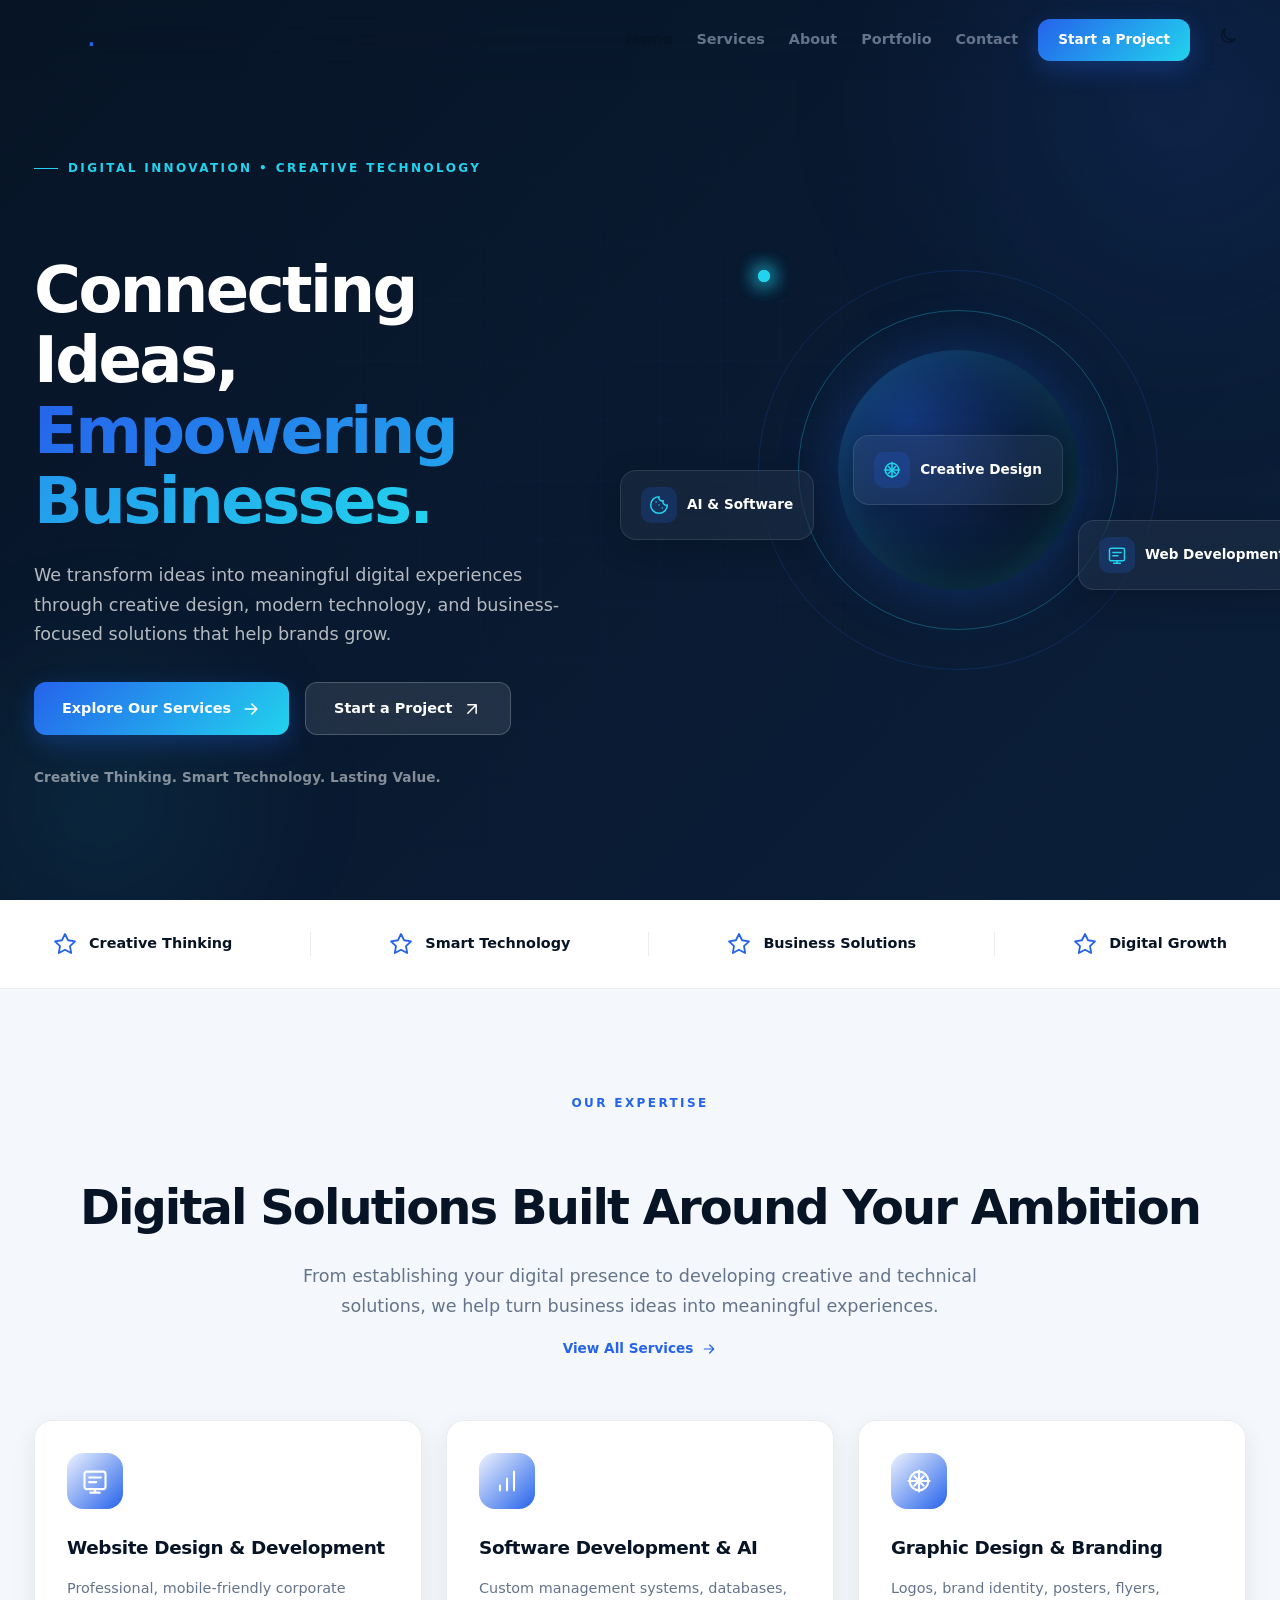
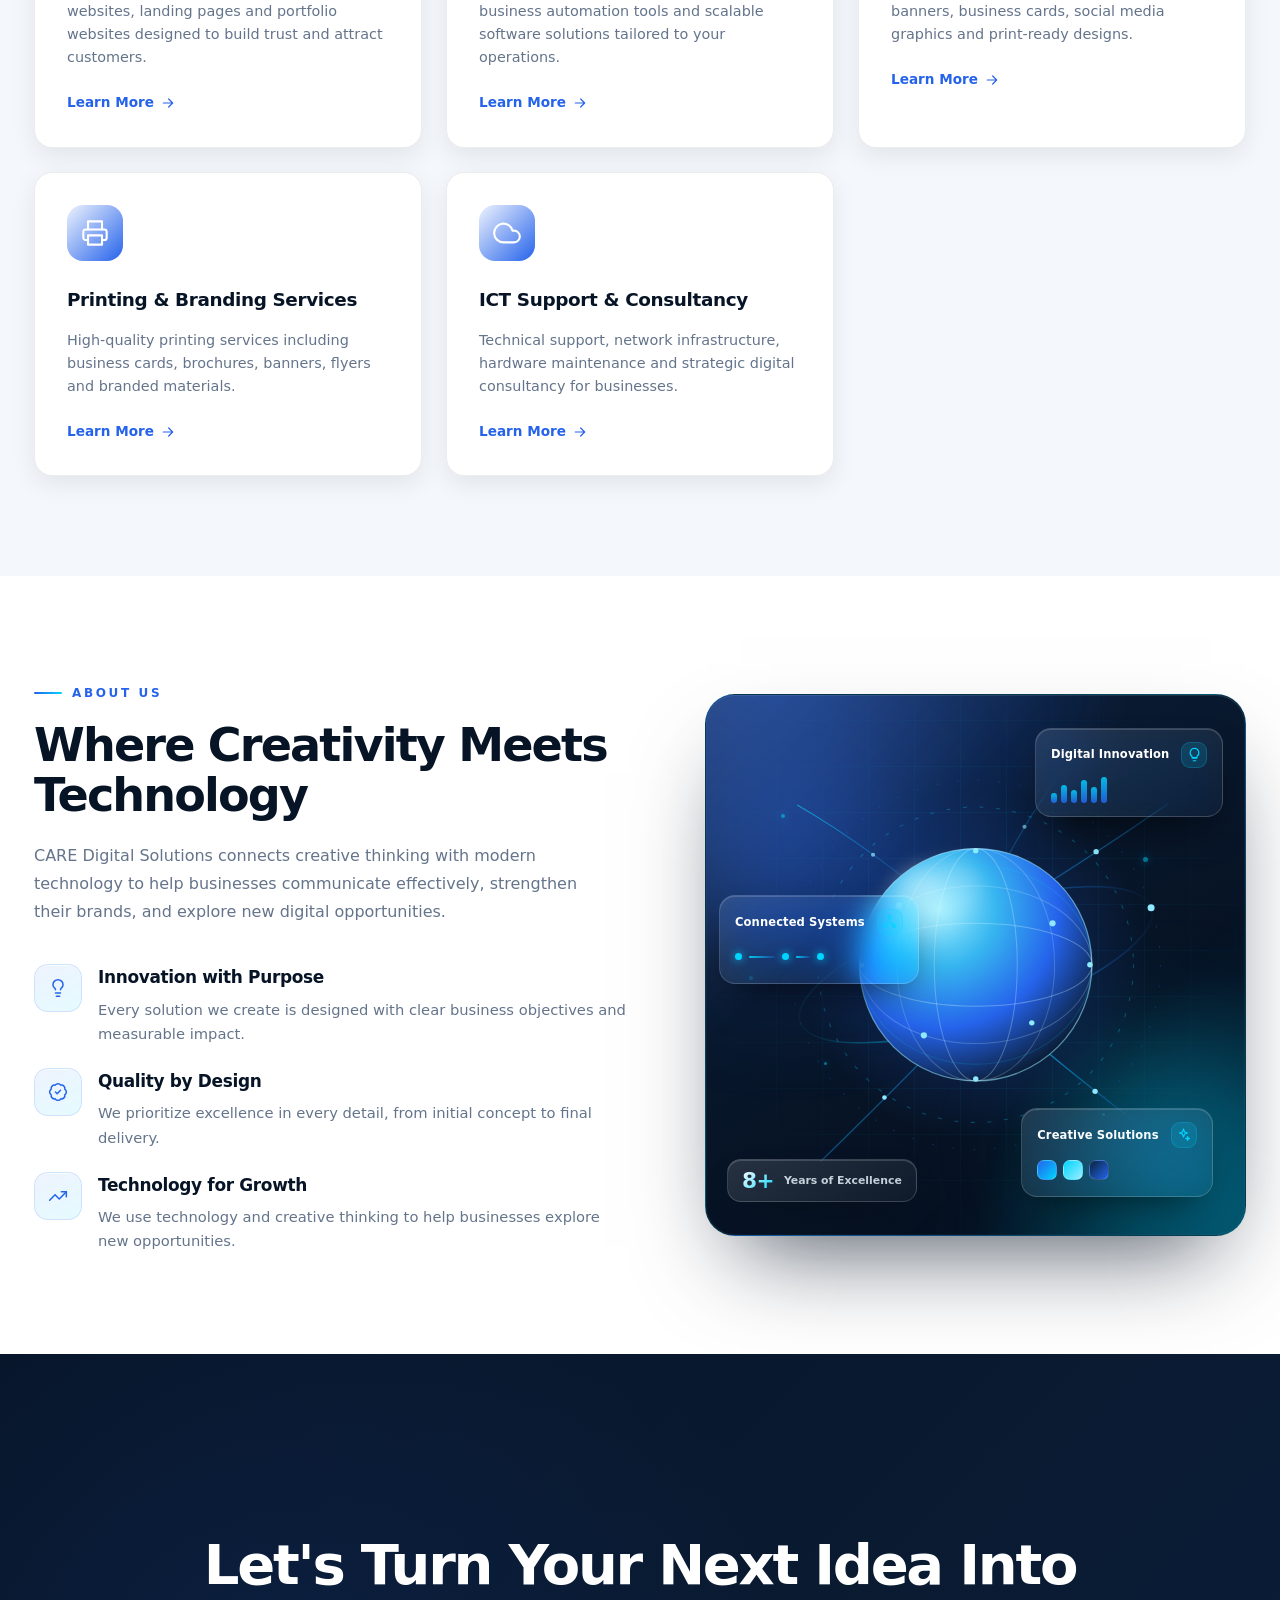
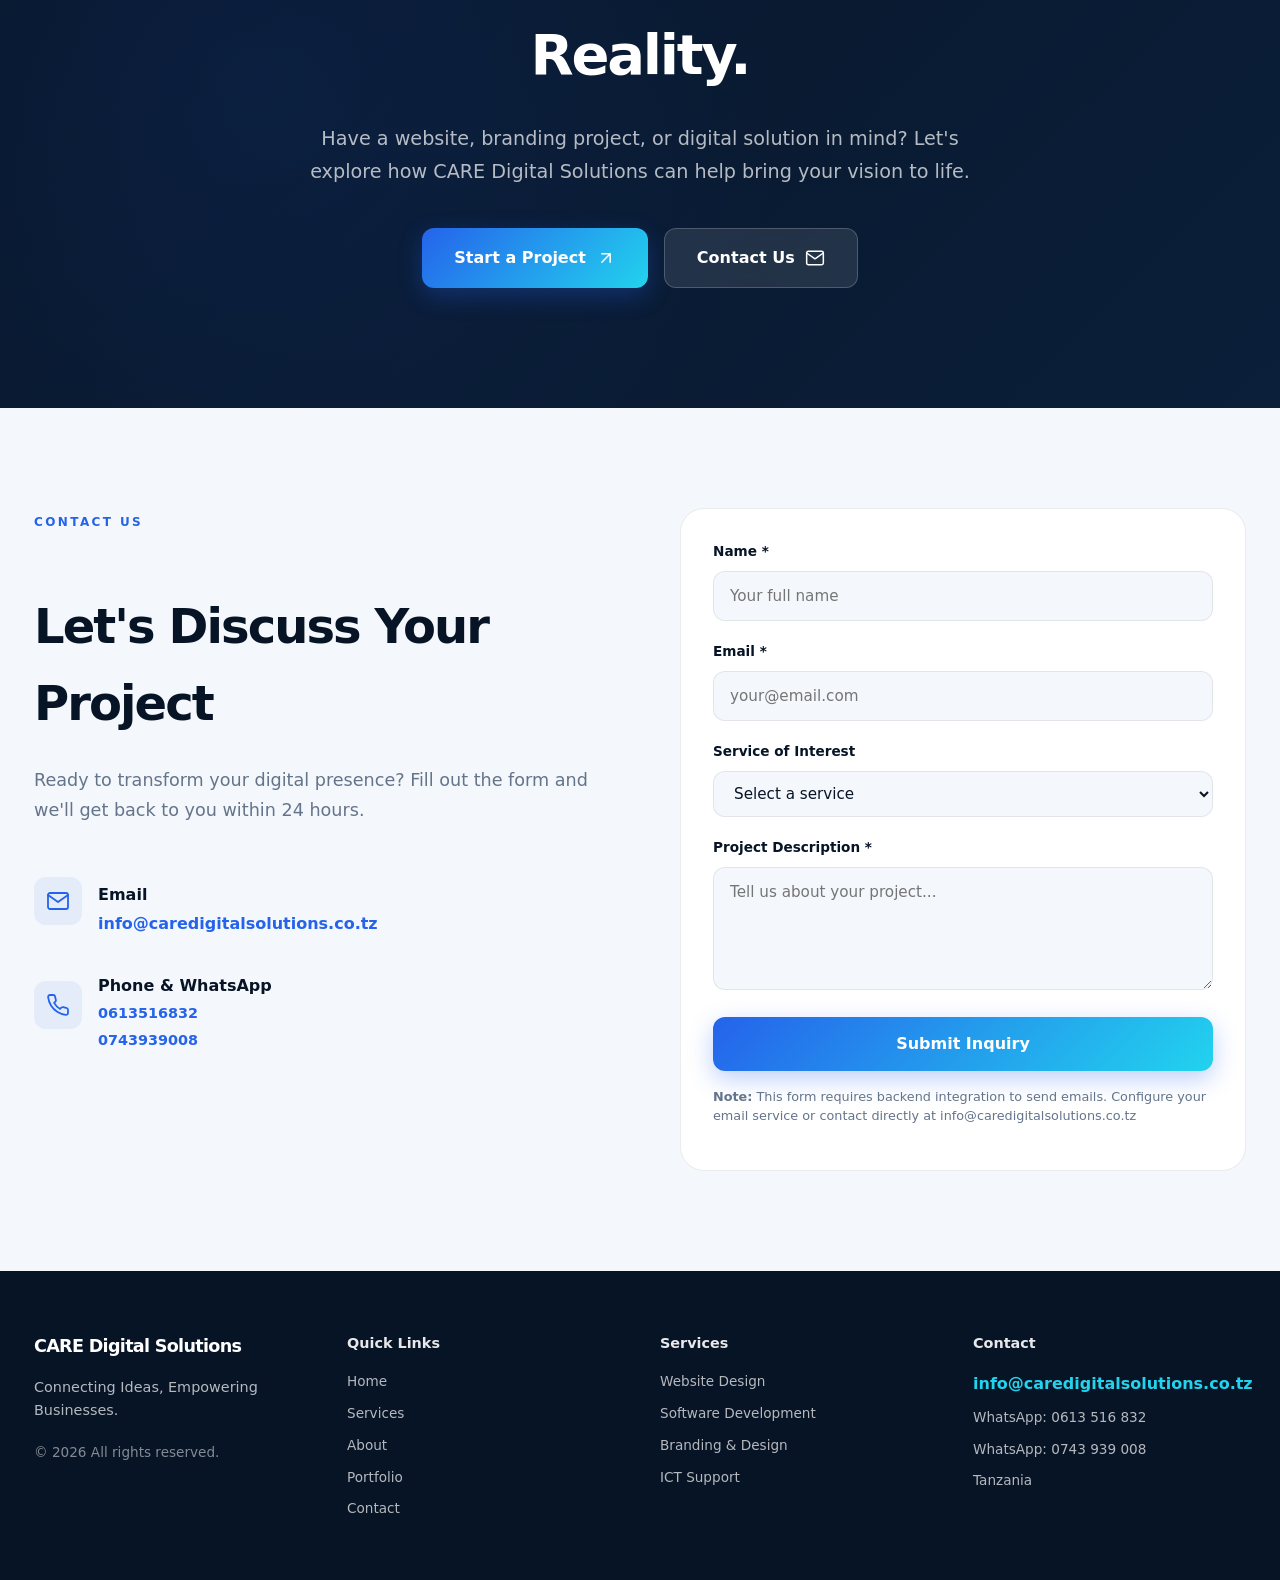
<file: index.html>
<!DOCTYPE html>
<html lang="en" data-mode="light">
<head>
<meta charset="UTF-8">
<meta name="viewport" content="width=device-width, initial-scale=1">
<meta name="theme-color" content="#071426">
<meta name="description" content="CARE Digital Solutions — Connecting Ideas, Empowering Businesses. Professional website design, software development, branding, ICT support and digital solutions for businesses in Tanzania and beyond.">
<meta name="keywords" content="website design, software development, branding, ICT support, digital solutions, Tanzania, CARE Digital Solutions">
<meta name="author" content="CARE Digital Solutions">
<meta name="robots" content="index, follow">
<meta property="og:title" content="CARE Digital Solutions — Connecting Ideas, Empowering Businesses">
<meta property="og:description" content="Professional digital solutions including website design, software development, branding, and ICT support.">
<meta property="og:type" content="website">
<meta property="og:url" content="https://caredigitalsolutions.co.tz">
<meta name="twitter:card" content="summary_large_image">
<meta name="twitter:title" content="CARE Digital Solutions — Connecting Ideas, Empowering Businesses">
<meta name="twitter:description" content="Professional digital solutions including website design, software development, branding, and ICT support.">
<link rel="canonical" href="https://caredigitalsolutions.co.tz">
<title>CARE Digital Solutions — Connecting Ideas, Empowering Businesses</title>
<style>
/* ==========================================================
   CARE Digital Solutions — Premium Futuristic Homepage
   Vanilla HTML + CSS + JS | No framework or build step needed
   ========================================================== */
:root {
  color-scheme: light;
  --bg: #F4F7FB;
  --bg-elevated: #ffffff;
  --surface: rgba(255,255,255,.76);
  --surface-solid: #fff;
  --surface-soft: #eef2f8;
  --text: #071426;
  --muted: #64748B;
  --line: rgba(7,20,38,.08);
  --accent: #2563EB;
  --accent-2: #22D3EE;
  --accent-soft: rgba(37,99,235,.08);
  --hero-bg: #071426;
  --hero-bg-deep: #0B1F3A;
  --shadow: 0 18px 50px rgba(7,20,38,.12);
  --shadow-sm: 0 8px 24px rgba(7,20,38,.08);
  --header-height: 80px;
  --radius-xl: 24px;
  --radius-lg: 18px;
  --radius-md: 14px;
  --radius-sm: 10px;
  --transition: 280ms cubic-bezier(.2,.8,.2,1);
  --font: Inter, ui-sans-serif, system-ui, -apple-system, BlinkMacSystemFont, "Segoe UI", sans-serif;
}
html[data-mode="dark"] {
  color-scheme: dark;
  --bg:#071426;
  --bg-elevated:#0B1F3A;
  --surface:rgba(11,31,58,.78);
  --surface-solid:#0B1F3A;
  --surface-soft:#0d2847;
  --text:#f8fafc;
  --muted:#94a3b8;
  --line:rgba(255,255,255,.08);
  --accent-soft:rgba(37,99,235,.15);
  --shadow:0 18px 50px rgba(0,0,0,.3);
  --shadow-sm:0 8px 24px rgba(0,0,0,.2);
}
* { box-sizing:border-box; }
html { scroll-behavior:smooth; }
body {
  margin:0; min-height:100vh; font-family:var(--font); color:var(--text);
  background:var(--bg);
  line-height:1.6; transition:background-color var(--transition),color var(--transition);
}
button, input, select, textarea { font:inherit; }
button { color:inherit; }
a { color:inherit; text-decoration:none; }
button:focus-visible, a:focus-visible, input:focus-visible { outline:3px solid var(--accent-2); outline-offset:3px; }
.icon { width:20px; height:20px; display:inline-block; flex:none; fill:none; stroke:currentColor; stroke-width:1.8; stroke-linecap:round; stroke-linejoin:round; }
.skip-link { position:fixed; left:12px; top:-60px; z-index:999; padding:10px 14px; border-radius:10px; background:var(--surface-solid); }
.skip-link:focus { top:12px; }

/* Premium Hero Section */
.hero-section {
  position:relative;
  min-height:100vh;
  display:flex;
  align-items:center;
  background:linear-gradient(135deg,var(--hero-bg) 0%,var(--hero-bg-deep) 100%);
  overflow:hidden;
  padding:120px 34px 80px;
}

.hero-bg-effects {
  position:absolute;
  inset:0;
  overflow:hidden;
  pointer-events:none;
}

.hero-grid {
  position:absolute;
  inset:0;
  background-image:
    linear-gradient(rgba(37,99,235,.03) 1px,transparent 1px),
    linear-gradient(90deg,rgba(37,99,235,.03) 1px,transparent 1px);
  background-size:60px 60px;
  mask-image:radial-gradient(ellipse at center,black 30%,transparent 70%);
}

.hero-glow {
  position:absolute;
  width:600px;
  height:600px;
  border-radius:50%;
  background:radial-gradient(circle,rgba(37,99,235,.15) 0%,transparent 70%);
  top:-200px;
  right:-200px;
  filter:blur(80px);
}

.hero-glow-2 {
  position:absolute;
  width:400px;
  height:400px;
  border-radius:50%;
  background:radial-gradient(circle,rgba(34,211,238,.1) 0%,transparent 70%);
  bottom:-100px;
  left:-100px;
  filter:blur(60px);
}

.hero-content {
  position:relative;
  z-index:2;
  max-width:1400px;
  margin:0 auto;
  display:grid;
  grid-template-columns:1fr 1fr;
  gap:60px;
  align-items:center;
}

.hero-text {
  color:#fff;
}

.hero-eyebrow {
  display:inline-flex;
  align-items:center;
  gap:10px;
  color:var(--accent-2);
  font-size:.75rem;
  font-weight:700;
  text-transform:uppercase;
  letter-spacing:.2em;
  margin-bottom:24px;
}

.hero-eyebrow::before {
  content:"";
  width:24px;
  height:1px;
  background:var(--accent-2);
}

.hero-title {
  font-size:clamp(2.5rem,5vw,4rem);
  font-weight:900;
  letter-spacing:-.04em;
  line-height:1.1;
  margin-bottom:24px;
}

.hero-title-gradient {
  background:linear-gradient(135deg,var(--accent) 0%,var(--accent-2) 100%);
  -webkit-background-clip:text;
  -webkit-text-fill-color:transparent;
  background-clip:text;
}

.hero-description {
  font-size:1.1rem;
  line-height:1.7;
  color:rgba(255,255,255,.7);
  margin-bottom:32px;
  max-width:540px;
}

.hero-actions {
  display:flex;
  gap:16px;
  flex-wrap:wrap;
  margin-bottom:32px;
}

.hero-support {
  font-size:.85rem;
  color:rgba(255,255,255,.5);
  font-weight:600;
  letter-spacing:.01em;
}

.hero-visual {
  position:relative;
  display:flex;
  align-items:center;
  justify-content:center;
}

.hero-sphere {
  position:relative;
  width:400px;
  height:400px;
}

.sphere-outer {
  position:absolute;
  inset:0;
  border-radius:50%;
  border:1px solid rgba(37,99,235,.2);
  animation:rotate 20s linear infinite;
}

.sphere-inner {
  position:absolute;
  inset:40px;
  border-radius:50%;
  border:1px solid rgba(34,211,238,.3);
  animation:rotate 15s linear infinite reverse;
}

.sphere-core {
  position:absolute;
  inset:80px;
  border-radius:50%;
  background:radial-gradient(circle at 30% 30%,rgba(37,99,235,.4) 0%,rgba(7,20,38,.8) 70%);
  box-shadow:0 0 60px rgba(37,99,235,.3),inset 0 0 60px rgba(34,211,238,.2);
}

.sphere-node {
  position:absolute;
  width:12px;
  height:12px;
  border-radius:50%;
  background:var(--accent-2);
  box-shadow:0 0 20px var(--accent-2);
}

.sphere-node:nth-child(1) { top:20%;left:50%;animation:float 3s ease-in-out infinite; }
.sphere-node:nth-child(2) { top:50%;right:20%;animation:float 3s ease-in-out infinite 1s; }
.sphere-node:nth-child(3) { bottom:20%;left:30%;animation:float 3s ease-in-out infinite 2s; }

@keyframes rotate {
  from { transform:rotate(0deg); }
  to { transform:rotate(360deg); }
}

@keyframes float {
  0%,100% { transform:translateY(0); }
  50% { transform:translateY(-10px); }
}

.glass-card {
  position:absolute;
  padding:16px 20px;
  border-radius:16px;
  background:rgba(255,255,255,.05);
  backdrop-filter:blur(20px);
  -webkit-backdrop-filter:blur(20px);
  border:1px solid rgba(255,255,255,.1);
  color:#fff;
  font-size:.85rem;
  font-weight:600;
  display:flex;
  align-items:center;
  gap:10px;
  box-shadow:0 8px 32px rgba(0,0,0,.2);
}

.glass-card-icon {
  width:36px;
  height:36px;
  border-radius:10px;
  background:rgba(37,99,235,.2);
  display:grid;
  place-items:center;
  color:var(--accent-2);
}

.glass-card:nth-child(1) { top:10%;right:-40px;animation:float 4s ease-in-out infinite; }
.glass-card:nth-child(2) { bottom:20%;right:-60px;animation:float 4s ease-in-out infinite 1.5s; }
.glass-card:nth-child(3) { top:50%;left:-50px;animation:float 4s ease-in-out infinite 3s; }

/* Trust Strip */
.trust-strip {
  background:var(--bg-elevated);
  padding:32px 34px;
  border-bottom:1px solid var(--line);
}

.trust-content {
  max-width:1400px;
  margin:0 auto;
  display:flex;
  justify-content:space-around;
  align-items:center;
  gap:40px;
  flex-wrap:wrap;
}

.trust-item {
  display:flex;
  align-items:center;
  gap:12px;
  color:var(--text);
  font-weight:700;
  font-size:.9rem;
}

.trust-item svg {
  width:24px;
  height:24px;
  color:var(--accent);
}

.trust-divider {
  width:1px;
  height:24px;
  background:var(--line);
}

/* Premium Buttons */
.btn {
  display:inline-flex;
  align-items:center;
  justify-content:center;
  gap:10px;
  padding:14px 28px;
  border-radius:12px;
  font-size:.9rem;
  font-weight:700;
  cursor:pointer;
  transition:all var(--transition);
  white-space:nowrap;
  text-decoration:none;
}

.btn-primary {
  background:linear-gradient(135deg,var(--accent) 0%,var(--accent-2) 100%);
  color:#fff;
  border:none;
  box-shadow:0 8px 24px rgba(37,99,235,.3);
}

.btn-primary:hover {
  transform:translateY(-2px);
  box-shadow:0 12px 32px rgba(37,99,235,.4);
}

.btn-secondary {
  background:rgba(255,255,255,.1);
  color:#fff;
  border:1px solid rgba(255,255,255,.2);
  backdrop-filter:blur(10px);
}

.btn-secondary:hover {
  background:rgba(255,255,255,.15);
  border-color:rgba(255,255,255,.3);
}

.btn-outline {
  background:transparent;
  color:var(--accent);
  border:2px solid var(--accent);
}

.btn-outline:hover {
  background:var(--accent);
  color:#fff;
}

/* Premium Header */
.topbar {
  height:var(--header-height);
  position:fixed;
  top:0;
  left:0;
  right:0;
  z-index:40;
  display:flex;
  align-items:center;
  gap:20px;
  padding:0 34px;
  background:transparent;
  backdrop-filter:blur(20px);
  -webkit-backdrop-filter:blur(20px);
  transition:all var(--transition);
}

.topbar.scrolled {
  background:rgba(255,255,255,.95);
  border-bottom:1px solid var(--line);
  box-shadow:var(--shadow-sm);
}

html[data-mode="dark"] .topbar.scrolled {
  background:rgba(7,20,38,.95);
}

.main-area {
  min-height:100vh;
  display:flex;
  flex-direction:column;
}

main {
  width:100%;
  max-width:100%;
  margin:0 auto;
  flex:1;
}

/* Grid Layouts */
.grid { display:grid;gap:24px; }
.services-grid { grid-template-columns:repeat(3,minmax(0,1fr));gap:24px; }

/* Cards */
.card {
  border:1px solid var(--line);
  border-radius:var(--radius-lg);
  background:var(--surface-solid);
  box-shadow:var(--shadow-sm);
  transition:all var(--transition);
}

.card:hover {
  transform:translateY(-6px);
  border-color:var(--accent);
  box-shadow:var(--shadow);
}

/* Scroll Reveal */
.reveal { opacity:0;transform:translateY(12px);transition:opacity .55s ease,transform .55s ease; }
.reveal.visible { opacity:1;transform:none; }

/* Responsive */
@media (max-width:1200px) {
  .hero-content { grid-template-columns:1fr;gap:40px; }
  .hero-visual { display:none; }
  .services-grid { grid-template-columns:repeat(2,minmax(0,1fr)); }
  .trust-content { gap:24px; }
}

@media (max-width:768px) {
  .hero-section { padding:100px 20px 60px; }
  .topbar { padding:0 20px; }
  .topbar nav { display:none; }
  .services-grid { grid-template-columns:1fr; }
  .trust-content { flex-direction:column;gap:20px; }
  .trust-divider { display:none; }
}

@media (max-width:480px) {
  .hero-title { font-size:2rem; }
  .hero-actions { flex-direction:column; }
  .hero-actions .btn { width:100%; }
}

@media (prefers-reduced-motion: reduce) {
  *,*::before,*::after { scroll-behavior:auto!important;animation-duration:.01ms!important;animation-iteration-count:1!important;transition-duration:.01ms!important; }
  .reveal { opacity:1;transform:none; }
}
  /* Back to Top Button */
  .back-to-top {
    position: fixed;
    bottom: 28px;
    right: 28px;
    z-index: 90;
    width: 48px;
    height: 48px;
    padding: 0;
    display: flex;
    align-items: center;
    justify-content: center;
    border: none;
    border-radius: 50%;
    color: #fff;
    cursor: pointer;
    background: linear-gradient(135deg, var(--accent) 0%, #00D4FF 100%);
    box-shadow: 0 10px 26px rgba(37,99,235,.32), inset 0 0 0 1px rgba(255,255,255,.16);
    opacity: 0;
    visibility: hidden;
    transform: translateY(16px) scale(.92);
    transition: opacity .35s cubic-bezier(.2,.8,.2,1), transform .35s cubic-bezier(.2,.8,.2,1), box-shadow .35s ease, visibility .35s;
    -webkit-tap-highlight-color: transparent;
  }
  .back-to-top.visible {
    opacity: 1;
    visibility: visible;
    transform: translateY(0) scale(1);
  }
  .back-to-top:hover {
    transform: translateY(-4px) scale(1.06);
    background: linear-gradient(135deg, var(--accent) 0%, #22D3EE 100%);
    box-shadow: 0 16px 36px rgba(37,99,235,.45), 0 0 22px rgba(0,212,255,.65);
  }
  .back-to-top:active {
    transform: translateY(-1px) scale(1);
  }
  .back-to-top svg {
    width: 22px;
    height: 22px;
    transition: transform var(--transition);
  }
  .back-to-top:hover svg {
    transform: translateY(-2px);
  }
  html[data-mode="dark"] .back-to-top {
    box-shadow: 0 10px 26px rgba(0,0,0,.5), 0 0 16px rgba(0,212,255,.35);
  }
  html[data-mode="dark"] .back-to-top:hover {
    box-shadow: 0 16px 36px rgba(0,0,0,.55), 0 0 26px rgba(0,212,255,.6);
  }
  @media (max-width: 768px) {
    .back-to-top {
      bottom: 20px;
      right: 20px;
      width: 44px;
      height: 44px;
    }
    .back-to-top svg {
      width: 20px;
      height: 20px;
    }
  }
  @media (prefers-reduced-motion: reduce) {
    .back-to-top {
      transform: none;
      transition: opacity .01ms linear, visibility .01ms linear;
    }
    .back-to-top.visible,
    .back-to-top:hover,
    .back-to-top:active {
      transform: none;
    }
  }

/* ==========================================================
   About Section — Futuristic Technology Composition
   ========================================================== */
.about-section { padding:100px 34px; background:var(--bg-elevated); }
.about-inner {
  max-width:1400px;
  margin:0 auto;
  display:grid;
  grid-template-columns:minmax(0,1.05fr) minmax(0,.95fr);
  gap:72px;
  align-items:center;
}
.about-copy { max-width:620px; }
.about-label {
  display:inline-flex;
  align-items:center;
  gap:10px;
  color:var(--accent);
  font-size:.75rem;
  font-weight:800;
  text-transform:uppercase;
  letter-spacing:.22em;
  margin:0 0 18px;
}
.about-label::before {
  content:"";
  width:28px;
  height:2px;
  border-radius:2px;
  background:linear-gradient(90deg,var(--accent) 0%,#00D4FF 100%);
}
.about-heading {
  margin:0 0 22px;
  font-size:clamp(2rem,3.6vw,3.05rem);
  font-weight:900;
  line-height:1.08;
  letter-spacing:-.04em;
  color:var(--text);
}
.about-lead {
  max-width:56ch;
  margin:0 0 38px;
  color:var(--muted);
  font-size:clamp(1rem,1.1vw,1.12rem);
  line-height:1.75;
}
.about-principles { display:grid; gap:22px; margin:0; padding:0; list-style:none; }
.principle { display:flex; gap:16px; align-items:flex-start; }
.principle-icon {
  flex:none;
  display:grid;
  place-items:center;
  width:48px;
  height:48px;
  border-radius:14px;
  color:var(--accent);
  background:linear-gradient(150deg,var(--accent-soft) 0%,rgba(0,212,255,.10) 100%);
  border:1px solid rgba(37,99,235,.14);
  box-shadow:inset 0 1px 0 rgba(255,255,255,.65);
}
html[data-mode="dark"] .principle-icon {
  border-color:rgba(0,212,255,.18);
  box-shadow:inset 0 1px 0 rgba(255,255,255,.05);
}
.principle-title { margin:0 0 6px; font-size:1.06rem; font-weight:800; letter-spacing:-.02em; color:var(--text); }
.principle-text { margin:0; color:var(--muted); font-size:.92rem; line-height:1.65; }

/* Technology stage */
.about-visual { position:relative; min-width:0; pointer-events:none; }
.tech-stage {
  position:relative;
  isolation:isolate;
  width:100%;
  max-width:580px;
  margin-inline:auto;
  aspect-ratio:1/1;
  overflow:hidden;
  border-radius:30px;
  border:1px solid rgba(0,212,255,.18);
  background:
    radial-gradient(115% 95% at 12% -5%,rgba(37,99,235,.5) 0%,rgba(37,99,235,0) 58%),
    radial-gradient(85% 85% at 102% 104%,rgba(0,212,255,.3) 0%,rgba(0,212,255,0) 62%),
    linear-gradient(150deg,#0B1F3A 0%,#071426 58%,#050c1a 100%);
  box-shadow:
    0 44px 90px -34px rgba(7,20,38,.72),
    0 1px 0 rgba(255,255,255,.07) inset,
    0 0 0 1px rgba(255,255,255,.03) inset;
}
html[data-mode="dark"] .tech-stage {
  border-color:rgba(0,212,255,.26);
  background:
    radial-gradient(115% 95% at 12% -5%,rgba(37,99,235,.34) 0%,rgba(37,99,235,0) 58%),
    radial-gradient(85% 85% at 102% 104%,rgba(0,212,255,.2) 0%,rgba(0,212,255,0) 62%),
    linear-gradient(150deg,#061530 0%,#040e1e 58%,#02070f 100%);
  box-shadow:
    0 40px 90px -30px rgba(0,0,0,.85),
    0 0 0 1px rgba(0,212,255,.1) inset;
}
.tech-stage::after {
  content:"";
  position:absolute;
  inset:0;
  border-radius:inherit;
  pointer-events:none;
  background:linear-gradient(135deg,rgba(255,255,255,.09) 0%,rgba(255,255,255,0) 34%,rgba(255,255,255,0) 68%,rgba(0,212,255,.07) 100%);
}
.tech-grid {
  position:absolute;
  inset:-4%;
  background-image:
    linear-gradient(rgba(0,212,255,.075) 1px,transparent 1px),
    linear-gradient(90deg,rgba(0,212,255,.075) 1px,transparent 1px);
  background-size:46px 46px;
  -webkit-mask-image:radial-gradient(ellipse at 50% 46%,#000 18%,transparent 76%);
  mask-image:radial-gradient(ellipse at 50% 46%,#000 18%,transparent 76%);
  transition:transform 420ms cubic-bezier(.2,.8,.2,1);
}
.tech-glow { position:absolute; border-radius:50%; filter:blur(58px); }
.tech-glow-a {
  width:56%;
  aspect-ratio:1;
  top:2%;
  left:-12%;
  background:radial-gradient(circle,rgba(37,99,235,.62) 0%,rgba(37,99,235,0) 70%);
  animation:techDrift 15s ease-in-out infinite;
}
.tech-glow-b {
  width:50%;
  aspect-ratio:1;
  right:-10%;
  bottom:-8%;
  background:radial-gradient(circle,rgba(0,212,255,.45) 0%,rgba(0,212,255,0) 70%);
  animation:techDrift 19s ease-in-out infinite reverse;
}
.tech-net { position:absolute; inset:0; width:100%; height:100%; transition:transform 420ms cubic-bezier(.2,.8,.2,1); }
.net-node { fill:#8FE9FF; }
.net-node-pulse { animation:nodePulse 3.4s ease-in-out infinite; }
.net-node-pulse.d1 { animation-delay:-.9s; }
.net-node-pulse.d2 { animation-delay:-1.8s; }
.net-node-pulse.d3 { animation-delay:-2.6s; }
.tech-orbit { transform-box:fill-box; transform-origin:center; animation:techSpin 52s linear infinite; }
.tech-particle {
  position:absolute;
  border-radius:50%;
  background:#00D4FF;
  box-shadow:0 0 8px rgba(0,212,255,.85);
  opacity:.5;
  animation:particleFloat 13s ease-in-out infinite;
}
.tech-particle.p1 { width:4px; height:4px; top:22%; left:14%; animation-delay:-2s; }
.tech-particle.p2 { width:3px; height:3px; top:68%; left:22%; animation-delay:-5s; }
.tech-particle.p3 { width:5px; height:5px; top:30%; right:18%; animation-delay:-8s; }
.tech-particle.p4 { width:3px; height:3px; bottom:22%; right:26%; animation-delay:-3.5s; }
.tech-particle.p5 { width:4px; height:4px; top:52%; left:8%; animation-delay:-10s; }

/* Floating interface panels */
.tech-panel {
  position:absolute;
  min-width:152px;
  padding:13px 15px;
  border-radius:16px;
  color:#EAF6FF;
  background:linear-gradient(150deg,rgba(255,255,255,.12) 0%,rgba(255,255,255,.035) 100%);
  border:1px solid rgba(255,255,255,.16);
  -webkit-backdrop-filter:blur(16px) saturate(150%);
  backdrop-filter:blur(16px) saturate(150%);
  box-shadow:0 20px 42px -16px rgba(0,0,0,.7), 0 1px 0 rgba(255,255,255,.16) inset;
  animation:panelFloat 8s ease-in-out infinite;
}
.tech-panel-a { top:6%; right:4%; animation-delay:-1.2s; }
.tech-panel-b { top:37%; left:2.5%; animation-delay:-3.6s; }
.tech-panel-c { right:6%; bottom:7%; animation-delay:-5.8s; }
.tech-panel-head { display:flex; align-items:center; justify-content:space-between; gap:12px; margin-bottom:9px; }
.tech-panel-title { font-size:.72rem; font-weight:700; letter-spacing:.01em; color:#fff; }
.tech-panel-icon {
  display:grid;
  place-items:center;
  width:26px;
  height:26px;
  border-radius:9px;
  color:#00D4FF;
  background:rgba(0,212,255,.14);
  border:1px solid rgba(0,212,255,.22);
}
.tech-panel-icon svg { width:15px; height:15px; }
.tech-bars { display:flex; align-items:flex-end; gap:4px; height:26px; }
.tech-bars span { display:block; width:6px; border-radius:3px; background:linear-gradient(180deg,#00D4FF 0%,#2563EB 100%); opacity:.85; }
.tech-link-row { display:flex; align-items:center; gap:7px; height:26px; }
.tech-link-row i { display:block; height:2px; border-radius:2px; background:linear-gradient(90deg,rgba(0,212,255,.9) 0%,rgba(37,99,235,.25) 100%); }
.tech-link-row .tech-dot {
  display:block;
  width:7px;
  height:7px;
  border-radius:50%;
  background:#00D4FF;
  box-shadow:0 0 8px rgba(0,212,255,.9);
}
.tech-swatches { display:flex; gap:6px; height:26px; align-items:center; }
.tech-swatches i { display:block; width:20px; height:20px; border-radius:7px; border:1px solid rgba(255,255,255,.18); }

/* Floating credential badge (existing content, restyled) */
.tech-badge {
  position:absolute;
  left:4%;
  bottom:6%;
  display:flex;
  align-items:center;
  gap:10px;
  padding:10px 14px;
  border-radius:14px;
  background:linear-gradient(150deg,rgba(255,255,255,.13) 0%,rgba(255,255,255,.04) 100%);
  border:1px solid rgba(255,255,255,.16);
  -webkit-backdrop-filter:blur(16px);
  backdrop-filter:blur(16px);
  box-shadow:0 20px 42px -18px rgba(0,0,0,.7), 0 1px 0 rgba(255,255,255,.16) inset;
  animation:panelFloat 9s ease-in-out infinite;
  animation-delay:-6.4s;
}
.tech-badge-num {
  font-size:1.35rem;
  font-weight:900;
  line-height:1;
  letter-spacing:-.03em;
  color:#fff;
  background:linear-gradient(135deg,#FFFFFF 0%,#00D4FF 100%);
  -webkit-background-clip:text;
  background-clip:text;
  -webkit-text-fill-color:transparent;
}
.tech-badge-text { font-size:.68rem; line-height:1.25; font-weight:600; color:rgba(234,246,255,.82); }

@keyframes panelFloat {
  0%,100% { transform:translateY(0); }
  50% { transform:translateY(-11px); }
}
@keyframes techDrift {
  0%,100% { transform:translate3d(0,0,0) scale(1); }
  50% { transform:translate3d(5%,4%,0) scale(1.09); }
}
@keyframes nodePulse {
  0%,100% { opacity:.4; }
  50% { opacity:1; }
}
@keyframes particleFloat {
  0%,100% { transform:translate3d(0,0,0); opacity:.22; }
  50% { transform:translate3d(6px,-14px,0); opacity:.7; }
}
@keyframes techSpin {
  to { transform:rotate(360deg); }
}

@media (max-width:1200px) {
  .about-inner { grid-template-columns:1fr; gap:56px; }
  .about-copy { max-width:640px; margin-inline:auto; }
  .tech-stage { max-width:560px; }
}
@media (max-width:900px) {
  .tech-stage { max-width:500px; }
  .tech-panel { min-width:140px; padding:12px 13px; }
}
@media (max-width:768px) {
  .about-section { padding:74px 20px; }
  .tech-stage { max-width:440px; border-radius:24px; }
  .tech-panel-a { top:5%; right:3%; }
  .tech-panel-b { top:36%; left:2%; }
  .tech-panel-c { right:4%; bottom:6%; }
  .tech-panel { animation-duration:10s; }
}
@media (max-width:560px) {
  .about-section { padding:64px 18px; }
  .about-principles { gap:18px; }
  .principle-icon { width:44px; height:44px; border-radius:12px; }
  .tech-stage { max-width:380px; border-radius:22px; }
  .tech-grid { background-size:36px 36px; }
  .tech-panel { min-width:124px; padding:10px 12px; border-radius:13px; }
  .tech-panel-title { font-size:.66rem; }
  .tech-panel-head { margin-bottom:7px; }
  .tech-panel-icon { width:22px; height:22px; border-radius:8px; }
  .tech-bars, .tech-link-row, .tech-swatches { height:20px; }
  .tech-bars span { width:5px; }
  .tech-swatches i { width:16px; height:16px; border-radius:6px; }
  .tech-panel-c { display:none; }
  .tech-particle { display:none; }
  .tech-badge { left:3.5%; bottom:4.5%; padding:8px 11px; gap:8px; border-radius:12px; }
  .tech-badge-num { font-size:1.1rem; }
  .tech-badge-text { font-size:.62rem; }
}
@media (prefers-reduced-motion: reduce) {
  .net-node-pulse { opacity:.9; }
  .tech-particle { opacity:.4; }
}
</style>
</head>
<body>
<a class="skip-link" href="#main-content">Skip to content</a>

<header class="topbar">
  <div style="font-weight:900;font-size:1.2rem;letter-spacing:-.04em;color:var(--text)">CARE<span style="color:var(--accent)">.</span></div>
  <div style="flex:1"></div>
  <nav style="display:flex;gap:24px;align-items:center">
    <a href="#home" style="color:inherit;text-decoration:none;font-weight:700;font-size:.9rem">Home</a>
    <a href="services.html" style="color:inherit;text-decoration:none;font-weight:600;font-size:.9rem;color:var(--muted)">Services</a>
    <a href="about.html" style="color:inherit;text-decoration:none;font-weight:600;font-size:.9rem;color:var(--muted)">About</a>
    <a href="portfolio.html" style="color:inherit;text-decoration:none;font-weight:600;font-size:.9rem;color:var(--muted)">Portfolio</a>
    <a href="contact.html" style="color:inherit;text-decoration:none;font-weight:600;font-size:.9rem;color:var(--muted)">Contact</a>
  </nav>
  <a href="contact.html" class="btn btn-primary" style="padding:10px 20px;font-size:.85rem">Start a Project</a>
  <button id="themeToggle" style="background:transparent;border:none;cursor:pointer;padding:8px;border-radius:8px" aria-label="Toggle theme">
    <svg class="icon" viewBox="0 0 24 24"><path d="M20.5 15.2A8.5 8.5 0 0 1 8.8 3.5 8.6 8.6 0 1 0 20.5 15.2Z"/></svg>
  </button>
</header>

<div class="main-area">
  <main id="main-content">
    <!-- Premium Hero Section -->
    <section id="home" class="hero-section" aria-labelledby="hero-title">
      <div class="hero-bg-effects">
        <div class="hero-grid"></div>
        <div class="hero-glow"></div>
        <div class="hero-glow-2"></div>
      </div>
      <div class="hero-content">
        <div class="hero-text reveal">
          <div class="hero-eyebrow">Digital Innovation • Creative Technology</div>
          <h1 id="hero-title" class="hero-title">
            Connecting Ideas,<br>
            <span class="hero-title-gradient">Empowering Businesses.</span>
          </h1>
          <p class="hero-description">We transform ideas into meaningful digital experiences through creative design, modern technology, and business-focused solutions that help brands grow.</p>
          <div class="hero-actions">
            <a href="#services" class="btn btn-primary">Explore Our Services <svg class="icon" viewBox="0 0 24 24"><path d="M5 12h14M13 6l6 6-6 6"/></svg></a>
            <a href="contact.html" class="btn btn-secondary">Start a Project <svg class="icon" viewBox="0 0 24 24"><path d="M7 17 17 7M7 7h10v10"/></svg></a>
          </div>
          <div class="hero-support">Creative Thinking. Smart Technology. Lasting Value.</div>
        </div>
        <div class="hero-visual reveal">
          <div class="hero-sphere">
            <div class="sphere-outer"></div>
            <div class="sphere-inner"></div>
            <div class="sphere-core"></div>
            <div class="sphere-node"></div>
            <div class="sphere-node"></div>
            <div class="sphere-node"></div>
          </div>
          <div class="glass-card">
            <div class="glass-card-icon"><svg class="icon" viewBox="0 0 24 24"><rect x="3" y="4" width="18" height="15" rx="2"/><path d="M8 22h8M12 19v3M7 9h10M7 13h6"/></svg></div>
            Web Development
          </div>
          <div class="glass-card">
            <div class="glass-card-icon"><svg class="icon" viewBox="0 0 24 24"><path d="M12 2a10 10 0 1 0 10 10 4 4 0 0 1-5-5 4 4 0 0 1-5-5"/><path d="M8.5 8.5v.01M16 15.5v.01M12 12v.01"/></svg></div>
            AI & Software
          </div>
          <div class="glass-card">
            <div class="glass-card-icon"><svg class="icon" viewBox="0 0 24 24"><path d="M12 3v18M3 12h18"/><circle cx="12" cy="12" r="8"/><path d="m8 8 8 8m0-8-8 8"/></svg></div>
            Creative Design
          </div>
        </div>
      </div>
    </section>

    <!-- Trust Strip -->
    <div class="trust-strip">
      <div class="trust-content">
        <div class="trust-item">
          <svg class="icon" viewBox="0 0 24 24"><path d="M12 2l3.09 6.26L22 9.27l-5 4.87 1.18 6.88L12 17.77l-6.18 3.25L7 14.14 2 9.27l6.91-1.01L12 2Z"/></svg>
          Creative Thinking
        </div>
        <div class="trust-divider"></div>
        <div class="trust-item">
          <svg class="icon" viewBox="0 0 24 24"><path d="M12 2l3.09 6.26L22 9.27l-5 4.87 1.18 6.88L12 17.77l-6.18 3.25L7 14.14 2 9.27l6.91-1.01L12 2Z"/></svg>
          Smart Technology
        </div>
        <div class="trust-divider"></div>
        <div class="trust-item">
          <svg class="icon" viewBox="0 0 24 24"><path d="M12 2l3.09 6.26L22 9.27l-5 4.87 1.18 6.88L12 17.77l-6.18 3.25L7 14.14 2 9.27l6.91-1.01L12 2Z"/></svg>
          Business Solutions
        </div>
        <div class="trust-divider"></div>
        <div class="trust-item">
          <svg class="icon" viewBox="0 0 24 24"><path d="M12 2l3.09 6.26L22 9.27l-5 4.87 1.18 6.88L12 17.77l-6.18 3.25L7 14.14 2 9.27l6.91-1.01L12 2Z"/></svg>
          Digital Growth
        </div>
      </div>
    </div>

    <!-- Services Section -->
    <section id="services" style="padding:100px 34px;max-width:1400px;margin:0 auto" aria-labelledby="services-heading">
      <div style="text-align:center;margin-bottom:60px">
        <div style="display:inline-block;color:var(--accent);font-size:.75rem;font-weight:700;text-transform:uppercase;letter-spacing:.2em;margin-bottom:16px">Our Expertise</div>
        <h2 id="services-heading" style="font-size:clamp(2rem,4vw,3rem);font-weight:900;letter-spacing:-.04em;margin-bottom:16px;color:var(--text)">Digital Solutions Built Around Your Ambition</h2>
        <p style="color:var(--muted);font-size:1.1rem;max-width:700px;margin:0 auto;line-height:1.7">From establishing your digital presence to developing creative and technical solutions, we help turn business ideas into meaningful experiences.</p>
        <a href="services.html" style="display:inline-flex;align-items:center;gap:8px;color:var(--accent);font-weight:700;font-size:.85rem;margin-top:16px;text-decoration:none">View All Services <svg class="icon" viewBox="0 0 24 24" style="width:16px;height:16px"><path d="M5 12h14M13 6l6 6-6 6"/></svg></a>
      </div>
      <div class="grid services-grid">
        <article class="card reveal" style="padding:32px">
          <div style="width:56px;height:56px;border-radius:16px;background:linear-gradient(135deg,var(--accent-soft),var(--accent));color:#fff;margin-bottom:24px;display:grid;place-items:center"><svg class="icon" viewBox="0 0 24 24" style="width:28px;height:28px"><rect x="3" y="4" width="18" height="15" rx="2"/><path d="M8 22h8M12 19v3M7 9h10M7 13h6"/></svg></div>
          <h3 style="font-size:1.15rem;font-weight:800;margin-bottom:12px;letter-spacing:-.02em">Website Design & Development</h3>
          <p style="color:var(--muted);font-size:.9rem;line-height:1.6;margin-bottom:20px">Professional, mobile-friendly corporate websites, landing pages and portfolio websites designed to build trust and attract customers.</p>
          <a href="contact.html" style="color:var(--accent);font-weight:700;font-size:.85rem;text-decoration:none;display:inline-flex;align-items:center;gap:6px">Learn More <svg class="icon" viewBox="0 0 24 24" style="width:16px;height:16px"><path d="M5 12h14M13 6l6 6-6 6"/></svg></a>
        </article>
        <article class="card reveal" style="padding:32px">
          <div style="width:56px;height:56px;border-radius:16px;background:linear-gradient(135deg,var(--accent-soft),var(--accent));color:#fff;margin-bottom:24px;display:grid;place-items:center"><svg class="icon" viewBox="0 0 24 24" style="width:28px;height:28px"><path d="M12 20V10M18 20V4M6 20v-4"/></svg></div>
          <h3 style="font-size:1.15rem;font-weight:800;margin-bottom:12px;letter-spacing:-.02em">Software Development & AI</h3>
          <p style="color:var(--muted);font-size:.9rem;line-height:1.6;margin-bottom:20px">Custom management systems, databases, business automation tools and scalable software solutions tailored to your operations.</p>
          <a href="contact.html" style="color:var(--accent);font-weight:700;font-size:.85rem;text-decoration:none;display:inline-flex;align-items:center;gap:6px">Learn More <svg class="icon" viewBox="0 0 24 24" style="width:16px;height:16px"><path d="M5 12h14M13 6l6 6-6 6"/></svg></a>
        </article>
        <article class="card reveal" style="padding:32px">
          <div style="width:56px;height:56px;border-radius:16px;background:linear-gradient(135deg,var(--accent-soft),var(--accent));color:#fff;margin-bottom:24px;display:grid;place-items:center"><svg class="icon" viewBox="0 0 24 24" style="width:28px;height:28px"><path d="M12 3v18M3 12h18"/><circle cx="12" cy="12" r="8"/><path d="m8 8 8 8m0-8-8 8"/></svg></div>
          <h3 style="font-size:1.15rem;font-weight:800;margin-bottom:12px;letter-spacing:-.02em">Graphic Design & Branding</h3>
          <p style="color:var(--muted);font-size:.9rem;line-height:1.6;margin-bottom:20px">Logos, brand identity, posters, flyers, banners, business cards, social media graphics and print-ready designs.</p>
          <a href="contact.html" style="color:var(--accent);font-weight:700;font-size:.85rem;text-decoration:none;display:inline-flex;align-items:center;gap:6px">Learn More <svg class="icon" viewBox="0 0 24 24" style="width:16px;height:16px"><path d="M5 12h14M13 6l6 6-6 6"/></svg></a>
        </article>
        <article class="card reveal" style="padding:32px">
          <div style="width:56px;height:56px;border-radius:16px;background:linear-gradient(135deg,var(--accent-soft),var(--accent));color:#fff;margin-bottom:24px;display:grid;place-items:center"><svg class="icon" viewBox="0 0 24 24" style="width:28px;height:28px"><path d="M6 9V2h12V9"/><path d="M6 18H4a2 2 0 0 1-2-2v-5a2 2 0 0 1 2-2h16a2 2 0 0 1 2 2v5a2 2 0 0 1-2 2h-2"/><path d="M6 14h12v8H6z"/></svg></div>
          <h3 style="font-size:1.15rem;font-weight:800;margin-bottom:12px;letter-spacing:-.02em">Printing & Branding Services</h3>
          <p style="color:var(--muted);font-size:.9rem;line-height:1.6;margin-bottom:20px">High-quality printing services including business cards, brochures, banners, flyers and branded materials.</p>
          <a href="contact.html" style="color:var(--accent);font-weight:700;font-size:.85rem;text-decoration:none;display:inline-flex;align-items:center;gap:6px">Learn More <svg class="icon" viewBox="0 0 24 24" style="width:16px;height:16px"><path d="M5 12h14M13 6l6 6-6 6"/></svg></a>
        </article>
        <article class="card reveal" style="padding:32px">
          <div style="width:56px;height:56px;border-radius:16px;background:linear-gradient(135deg,var(--accent-soft),var(--accent));color:#fff;margin-bottom:24px;display:grid;place-items:center"><svg class="icon" viewBox="0 0 24 24" style="width:28px;height:28px"><path d="M18 10h-1.26A8 8 0 1 0 9 20h9a5 5 0 0 0 0-10z"/></svg></div>
          <h3 style="font-size:1.15rem;font-weight:800;margin-bottom:12px;letter-spacing:-.02em">ICT Support & Consultancy</h3>
          <p style="color:var(--muted);font-size:.9rem;line-height:1.6;margin-bottom:20px">Technical support, network infrastructure, hardware maintenance and strategic digital consultancy for businesses.</p>
          <a href="contact.html" style="color:var(--accent);font-weight:700;font-size:.85rem;text-decoration:none;display:inline-flex;align-items:center;gap:6px">Learn More <svg class="icon" viewBox="0 0 24 24" style="width:16px;height:16px"><path d="M5 12h14M13 6l6 6-6 6"/></svg></a>
        </article>
      </div>
    </section>

    <!-- Company Introduction -->
    <section id="about" class="about-section" aria-labelledby="about-heading">
      <div class="about-inner">
        <div class="about-copy reveal">
          <p class="about-label">About Us</p>
          <h2 id="about-heading" class="about-heading">Where Creativity Meets Technology</h2>
          <p class="about-lead">CARE Digital Solutions connects creative thinking with modern technology to help businesses communicate effectively, strengthen their brands, and explore new digital opportunities.</p>
          <ul class="about-principles">
            <li class="principle">
              <span class="principle-icon" aria-hidden="true"><svg class="icon" viewBox="0 0 24 24"><path d="M15 14c.2-1 .7-1.7 1.5-2.5 1-.9 1.5-2.2 1.5-3.5A6 6 0 0 0 6 8c0 1-.2 2.2 1.5 3.5.8.8 1.3 1.5 1.5 2.5"/><path d="M9 18h6M10 22h4"/></svg></span>
              <div>
                <h3 class="principle-title">Innovation with Purpose</h3>
                <p class="principle-text">Every solution we create is designed with clear business objectives and measurable impact.</p>
              </div>
            </li>
            <li class="principle">
              <span class="principle-icon" aria-hidden="true"><svg class="icon" viewBox="0 0 24 24"><path d="M3.85 8.62a4 4 0 0 1 4.78-4.77 4 4 0 0 1 6.74 0 4 4 0 0 1 4.78 4.78 4 4 0 0 1 0 6.74 4 4 0 0 1-4.77 4.78 4 4 0 0 1-6.75 0 4 4 0 0 1-4.78-4.77 4 4 0 0 1 0-6.76Z"/><path d="m9 12 2 2 4-4"/></svg></span>
              <div>
                <h3 class="principle-title">Quality by Design</h3>
                <p class="principle-text">We prioritize excellence in every detail, from initial concept to final delivery.</p>
              </div>
            </li>
            <li class="principle">
              <span class="principle-icon" aria-hidden="true"><svg class="icon" viewBox="0 0 24 24"><path d="M16 7h6v6"/><path d="m22 7-8.5 8.5-5-5L2 17"/></svg></span>
              <div>
                <h3 class="principle-title">Technology for Growth</h3>
                <p class="principle-text">We use technology and creative thinking to help businesses explore new opportunities.</p>
              </div>
            </li>
          </ul>
        </div>
        <div class="about-visual reveal">
          <div class="tech-stage">
            <div class="tech-grid" data-depth="6"></div>
            <div class="tech-glow tech-glow-a"></div>
            <div class="tech-glow tech-glow-b"></div>
            <svg class="tech-net" data-depth="14" viewBox="0 0 520 520" aria-hidden="true" focusable="false">
              <defs>
                <radialGradient id="techCoreGlow" cx="50%" cy="50%" r="50%">
                  <stop offset="0%" stop-color="#00D4FF" stop-opacity=".5"/>
                  <stop offset="55%" stop-color="#2563EB" stop-opacity=".16"/>
                  <stop offset="100%" stop-color="#2563EB" stop-opacity="0"/>
                </radialGradient>
                <radialGradient id="techSphere" cx="34%" cy="26%" r="78%">
                  <stop offset="0%" stop-color="#9DF0FF"/>
                  <stop offset="32%" stop-color="#37B6F0"/>
                  <stop offset="66%" stop-color="#2563EB"/>
                  <stop offset="100%" stop-color="#0B1F3A"/>
                </radialGradient>
                <linearGradient id="techLine" x1="0" y1="0" x2="1" y2="1">
                  <stop offset="0%" stop-color="#00D4FF" stop-opacity=".8"/>
                  <stop offset="100%" stop-color="#2563EB" stop-opacity=".06"/>
                </linearGradient>
                <linearGradient id="techRing" x1="0" y1="0" x2="1" y2="0">
                  <stop offset="0%" stop-color="#00D4FF" stop-opacity=".04"/>
                  <stop offset="50%" stop-color="#00D4FF" stop-opacity=".7"/>
                  <stop offset="100%" stop-color="#2563EB" stop-opacity=".04"/>
                </linearGradient>
                <filter id="techSoft" x="-50%" y="-50%" width="200%" height="200%">
                  <feGaussianBlur stdDeviation="9"/>
                </filter>
              </defs>

              <circle cx="260" cy="260" r="168" fill="url(#techCoreGlow)"/>

              <g class="tech-orbit">
                <circle cx="260" cy="260" r="152" fill="none" stroke="#00D4FF" stroke-opacity=".3" stroke-width="1" stroke-dasharray="3 13" stroke-linecap="round"/>
                <circle cx="260" cy="260" r="178" fill="none" stroke="#2563EB" stroke-opacity=".26" stroke-width="1" stroke-dasharray="2 18"/>
              </g>

              <path d="M300 200 Q 380 150 445 105" fill="none" stroke="url(#techLine)" stroke-width="1.3"/>
              <path d="M250 255 Q 200 235 150 225" fill="none" stroke="url(#techLine)" stroke-width="1.3"/>
              <path d="M300 320 Q 380 388 440 430" fill="none" stroke="url(#techLine)" stroke-width="1.3"/>
              <path d="M240 320 Q 170 392 110 450" fill="none" stroke="url(#techLine)" stroke-width="1.1"/>
              <path d="M235 212 Q 160 148 88 106" fill="none" stroke="url(#techLine)" stroke-width="1" stroke-opacity=".75"/>
              <path d="M262 215 Q 305 118 356 58" fill="none" stroke="url(#techLine)" stroke-width="1" stroke-opacity=".6"/>

              <circle cx="376" cy="151" r="2.6" class="net-node"/>
              <circle cx="200" cy="238" r="2.2" class="net-node"/>
              <circle cx="375" cy="382" r="2.6" class="net-node"/>
              <circle cx="172" cy="388" r="2.2" class="net-node"/>
              <circle cx="161" cy="154" r="2" fill="#8FE9FF" opacity=".7"/>
              <circle cx="307" cy="127" r="2" fill="#8FE9FF" opacity=".6"/>

              <ellipse cx="260" cy="260" rx="178" ry="54" fill="none" stroke="url(#techRing)" stroke-width="1.6" transform="rotate(-18 260 260)"/>
              <circle cx="429" cy="205" r="3.4" class="net-node net-node-pulse d1"/>

              <circle cx="260" cy="260" r="112" fill="url(#techSphere)"/>
              <circle cx="260" cy="260" r="112" fill="none" stroke="#9DEBFF" stroke-opacity=".55" stroke-width="1.2"/>
              <ellipse cx="260" cy="260" rx="112" ry="96" fill="none" stroke="#00D4FF" stroke-opacity=".16"/>
              <ellipse cx="260" cy="260" rx="112" ry="76" fill="none" stroke="#CFF6FF" stroke-opacity=".22"/>
              <ellipse cx="260" cy="260" rx="112" ry="40" fill="none" stroke="#CFF6FF" stroke-opacity=".32"/>
              <ellipse cx="260" cy="260" rx="76" ry="112" fill="none" stroke="#CFF6FF" stroke-opacity=".2"/>
              <ellipse cx="260" cy="260" rx="40" ry="112" fill="none" stroke="#CFF6FF" stroke-opacity=".3"/>

              <circle cx="186" cy="203" r="3" class="net-node net-node-pulse d2"/>
              <circle cx="334" cy="220" r="3" class="net-node"/>
              <circle cx="210" cy="328" r="3" class="net-node net-node-pulse d3"/>
              <circle cx="314" cy="316" r="2.6" class="net-node"/>
              <circle cx="260" cy="150" r="2.6" class="net-node net-node-pulse d1"/>
              <circle cx="260" cy="370" r="2.6" class="net-node"/>
              <circle cx="150" cy="260" r="2.6" class="net-node"/>
              <circle cx="370" cy="260" r="2.6" class="net-node net-node-pulse d2"/>

              <ellipse cx="214" cy="198" rx="54" ry="34" fill="#FFFFFF" opacity=".16" filter="url(#techSoft)" transform="rotate(-28 214 198)"/>
              <circle cx="206" cy="188" r="20" fill="#EAF9FF" opacity=".28" filter="url(#techSoft)"/>
            </svg>

            <span class="tech-particle p1"></span>
            <span class="tech-particle p2"></span>
            <span class="tech-particle p3"></span>
            <span class="tech-particle p4"></span>
            <span class="tech-particle p5"></span>

            <div class="tech-panel tech-panel-a" aria-hidden="true">
              <div class="tech-panel-head">
                <span class="tech-panel-title">Digital Innovation</span>
                <span class="tech-panel-icon"><svg class="icon" viewBox="0 0 24 24"><path d="M9 18h6M10 22h4M12 2a7 7 0 0 0-4 12.7V17h8v-2.3A7 7 0 0 0 12 2z"/></svg></span>
              </div>
              <div class="tech-bars">
                <span style="height:38%"></span><span style="height:66%"></span><span style="height:50%"></span><span style="height:86%"></span><span style="height:60%"></span><span style="height:100%"></span>
              </div>
            </div>

            <div class="tech-panel tech-panel-b" aria-hidden="true">
              <div class="tech-panel-head">
                <span class="tech-panel-title">Connected Systems</span>
                <span class="tech-panel-icon"><svg class="icon" viewBox="0 0 24 24"><circle cx="12" cy="5" r="2.4"/><circle cx="5" cy="19" r="2.4"/><circle cx="19" cy="19" r="2.4"/><path d="M12 7.4v4.2M6.6 17l3.6-3.4M17.4 17l-3.6-3.4"/></svg></span>
              </div>
              <div class="tech-link-row">
                <span class="tech-dot"></span><i style="width:26px"></i><span class="tech-dot"></span><i style="width:14px"></i><span class="tech-dot"></span>
              </div>
            </div>

            <div class="tech-panel tech-panel-c" aria-hidden="true">
              <div class="tech-panel-head">
                <span class="tech-panel-title">Creative Solutions</span>
                <span class="tech-panel-icon"><svg class="icon" viewBox="0 0 24 24"><path d="M12 3.2 13.7 8l4.8 1.6-4.8 1.7L12 16l-1.7-4.7L5.5 9.6 10.3 8z"/><path d="m18.6 15.4.8 2.2 2.2.8-2.2.8-.8 2.2-.8-2.2-2.2-.8 2.2-.8z"/></svg></span>
              </div>
              <div class="tech-swatches">
                <i style="background:linear-gradient(135deg,#2563EB,#00D4FF)"></i>
                <i style="background:linear-gradient(135deg,#00D4FF,#9DF0FF)"></i>
                <i style="background:linear-gradient(135deg,#0B1F3A,#2563EB)"></i>
              </div>
            </div>

            <div class="tech-badge">
              <span class="tech-badge-num">8+</span>
              <span class="tech-badge-text">Years of Excellence</span>
            </div>
          </div>
        </div>
      </div>
    </section>

    <!-- CTA Section -->
    <section style="padding:120px 34px;background:linear-gradient(135deg,var(--hero-bg) 0%,var(--hero-bg-deep) 100%);position:relative;overflow:hidden">
      <div style="position:absolute;inset:0;background-image:radial-gradient(circle at 20% 50%,rgba(37,99,235,.1) 0%,transparent 50%)"></div>
      <div style="position:relative;max-width:900px;margin:0 auto;text-align:center;color:#fff">
        <h2 style="font-size:clamp(2rem,5vw,3.5rem);font-weight:900;letter-spacing:-.04em;margin-bottom:24px">Let's Turn Your Next Idea Into Reality.</h2>
        <p style="font-size:1.2rem;line-height:1.7;color:rgba(255,255,255,.7);margin-bottom:40px;max-width:700px;margin-left:auto;margin-right:auto">Have a website, branding project, or digital solution in mind? Let's explore how CARE Digital Solutions can help bring your vision to life.</p>
        <div style="display:flex;gap:16px;justify-content:center;flex-wrap:wrap">
          <a href="contact.html" class="btn btn-primary" style="padding:16px 32px;font-size:1rem">Start a Project <svg class="icon" viewBox="0 0 24 24"><path d="M7 17 17 7M7 7h10v10"/></svg></a>
          <a href="contact.html" class="btn btn-secondary" style="padding:16px 32px;font-size:1rem">Contact Us <svg class="icon" viewBox="0 0 24 24"><path d="M4 4h16c1.1 0 2 .9 2 2v12c0 1.1-.9 2-2 2H4c-1.1 0-2-.9-2-2V6c0-1.1.9-2 2-2z"/><path d="M22 6l-10 7L2 6"/></svg></a>
        </div>
      </div>
    </section>

    <!-- Contact Section -->
    <section id="contact" style="padding:100px 34px;max-width:1400px;margin:0 auto" aria-labelledby="contact-heading">
      <div style="display:grid;grid-template-columns:1fr 1fr;gap:80px;align-items:start">
        <div>
          <div style="display:inline-block;color:var(--accent);font-size:.75rem;font-weight:700;text-transform:uppercase;letter-spacing:.2em;margin-bottom:16px">Contact Us</div>
          <h2 id="contact-heading" style="font-size:clamp(2rem,4vw,3rem);font-weight:900;letter-spacing:-.04em;margin-bottom:24px;color:var(--text)">Let's Discuss Your Project</h2>
          <p style="color:var(--muted);font-size:1.1rem;line-height:1.7;margin-bottom:40px">Ready to transform your digital presence? Fill out the form and we'll get back to you within 24 hours.</p>
          <div style="display:grid;gap:20px">
            <div style="display:flex;gap:16px;align-items:center">
              <div style="width:48px;height:48px;border-radius:12px;background:var(--accent-soft);color:var(--accent);display:grid;place-items:center"><svg class="icon" viewBox="0 0 24 24" style="width:24px;height:24px"><path d="M4 4h16c1.1 0 2 .9 2 2v12c0 1.1-.9 2-2 2H4c-1.1 0-2-.9-2-2V6c0-1.1.9-2 2-2z"/><path d="M22 6l-10 7L2 6"/></svg></div>
              <div>
                <h3 style="font-size:1rem;font-weight:800;margin-bottom:4px">Email</h3>
                <a href="mailto:info@caredigitalsolutions.co.tz" style="color:var(--accent);font-weight:600;text-decoration:none">info@caredigitalsolutions.co.tz</a>
              </div>
            </div>
            <div style="display:flex;gap:16px;align-items:center">
              <div style="width:48px;height:48px;border-radius:12px;background:var(--accent-soft);color:var(--accent);display:grid;place-items:center"><svg class="icon" viewBox="0 0 24 24" style="width:24px;height:24px"><path d="M22 16.92v3a2 2 0 0 1-2.18 2 19.79 19.79 0 0 1-8.63-3.07 19.5 19.5 0 0 1-6-6 19.79 19.79 0 0 1-3.07-8.67A2 2 0 0 1 4.11 2h3a2 2 0 0 1 2 1.72 12.84 12.84 0 0 0 .7 2.81 2 2 0 0 1-.45 2.11L8.09 9.91a16 16 0 0 0 6 6l1.27-1.27a2 2 0 0 1 2.11-.45 12.84 12.84 0 0 0 2.81.7A2 2 0 0 1 22 16.92z"/></svg></div>
              <div>
                <h3 style="font-size:1rem;font-weight:800;margin-bottom:4px">Phone & WhatsApp</h3>
                <div style="display:flex;flex-direction:column;gap:4px">
                  <a href="tel:+255613516832" style="color:var(--accent);font-weight:600;text-decoration:none;font-size:.9rem">0613516832</a>
                  <a href="tel:+255743939008" style="color:var(--accent);font-weight:600;text-decoration:none;font-size:.9rem">0743939008</a>
                </div>
              </div>
            </div>
          </div>
        </div>
        <div style="padding:32px;border:1px solid var(--line);border-radius:24px;background:var(--surface-solid)">
          <form id="contactForm" style="display:grid;gap:20px">
            <div>
              <label for="contactName" style="display:block;font-size:.85rem;font-weight:700;margin-bottom:8px;color:var(--text)">Name *</label>
              <input type="text" id="contactName" name="name" required style="width:100%;padding:12px 16px;border:1px solid var(--line);border-radius:12px;background:var(--bg);color:var(--text);font-size:.95rem;font-family:inherit;transition:border-color var(--transition)" placeholder="Your full name">
            </div>
            <div>
              <label for="contactEmail" style="display:block;font-size:.85rem;font-weight:700;margin-bottom:8px;color:var(--text)">Email *</label>
              <input type="email" id="contactEmail" name="email" required style="width:100%;padding:12px 16px;border:1px solid var(--line);border-radius:12px;background:var(--bg);color:var(--text);font-size:.95rem;font-family:inherit;transition:border-color var(--transition)" placeholder="your@email.com">
            </div>
            <div>
              <label for="contactService" style="display:block;font-size:.85rem;font-weight:700;margin-bottom:8px;color:var(--text)">Service of Interest</label>
              <select id="contactService" name="service" style="width:100%;padding:12px 16px;border:1px solid var(--line);border-radius:12px;background:var(--bg);color:var(--text);font-size:.95rem;font-family:inherit;transition:border-color var(--transition)">
                <option value="">Select a service</option>
                <option value="website">Website Design & Development</option>
                <option value="software">Software Development & AI</option>
                <option value="branding">Graphic Design & Branding</option>
                <option value="printing">Printing & Branding Services</option>
                <option value="ict">ICT Support & Consultancy</option>
                <option value="multimedia">Multimedia & Video Editing</option>
                <option value="other">Other</option>
              </select>
            </div>
            <div>
              <label for="contactMessage" style="display:block;font-size:.85rem;font-weight:700;margin-bottom:8px;color:var(--text)">Project Description *</label>
              <textarea id="contactMessage" name="message" required rows="4" style="width:100%;padding:12px 16px;border:1px solid var(--line);border-radius:12px;background:var(--bg);color:var(--text);font-size:.95rem;font-family:inherit;resize:vertical;transition:border-color var(--transition)" placeholder="Tell us about your project..."></textarea>
            </div>
            <button type="submit" class="btn btn-primary" style="width:100%;padding:14px;font-size:1rem">Submit Inquiry</button>
            <div id="formFeedback" style="display:none;padding:16px;border-radius:12px;font-size:.9rem;font-weight:600"></div>
          </form>
          <p style="color:var(--muted);font-size:.8rem;margin-top:16px;line-height:1.5"><strong>Note:</strong> This form requires backend integration to send emails. Configure your email service or contact directly at info@caredigitalsolutions.co.tz</p>
        </div>
      </div>
    </section>
  </main>

  <!-- Footer -->
  <footer style="background:var(--hero-bg);color:#fff;padding:60px 34px;border-top:1px solid var(--line)">
    <div style="max-width:1400px;margin:0 auto;display:grid;grid-template-columns:repeat(auto-fit,minmax(200px,1fr));gap:40px;align-items:start">
      <div>
        <div style="font-weight:900;font-size:1.1rem;margin-bottom:16px;letter-spacing:-.04em">CARE Digital Solutions</div>
        <p style="color:rgba(255,255,255,.7);font-size:.9rem;margin:0 0 20px;line-height:1.6">Connecting Ideas, Empowering Businesses.</p>
        <div style="color:rgba(255,255,255,.5);font-size:.85rem">© <span class="year"></span> All rights reserved.</div>
      </div>
      <div>
        <div style="font-weight:700;font-size:.9rem;margin-bottom:16px;color:rgba(255,255,255,.9)">Quick Links</div>
        <div style="display:flex;flex-direction:column;gap:10px">
          <a href="#home" style="color:rgba(255,255,255,.7);font-size:.85rem;text-decoration:none">Home</a>
          <a href="services.html" style="color:rgba(255,255,255,.7);font-size:.85rem;text-decoration:none">Services</a>
          <a href="about.html" style="color:rgba(255,255,255,.7);font-size:.85rem;text-decoration:none">About</a>
          <a href="portfolio.html" style="color:rgba(255,255,255,.7);font-size:.85rem;text-decoration:none">Portfolio</a>
          <a href="contact.html" style="color:rgba(255,255,255,.7);font-size:.85rem;text-decoration:none">Contact</a>
        </div>
      </div>
      <div>
        <div style="font-weight:700;font-size:.9rem;margin-bottom:16px;color:rgba(255,255,255,.9)">Services</div>
        <div style="display:flex;flex-direction:column;gap:10px">
          <a href="services.html" style="color:rgba(255,255,255,.7);font-size:.85rem;text-decoration:none">Website Design</a>
          <a href="services.html" style="color:rgba(255,255,255,.7);font-size:.85rem;text-decoration:none">Software Development</a>
          <a href="services.html" style="color:rgba(255,255,255,.7);font-size:.85rem;text-decoration:none">Branding & Design</a>
          <a href="services.html" style="color:rgba(255,255,255,.7);font-size:.85rem;text-decoration:none">ICT Support</a>
        </div>
      </div>
      <div>
        <div style="font-weight:700;font-size:.9rem;margin-bottom:16px;color:rgba(255,255,255,.9)">Contact</div>
        <div style="display:flex;flex-direction:column;gap:10px">
          <a href="mailto:info@caredigitalsolutions.co.tz" style="color:var(--accent-2);font-weight:600;text-decoration:none">info@caredigitalsolutions.co.tz</a>
          <a href="https://wa.me/255613516832" style="color:rgba(255,255,255,.7);font-size:.85rem;text-decoration:none">WhatsApp: 0613 516 832</a>
          <a href="https://wa.me/255743939008" style="color:rgba(255,255,255,.7);font-size:.85rem;text-decoration:none">WhatsApp: 0743 939 008</a>
          <span style="color:rgba(255,255,255,.7);font-size:.85rem">Tanzania</span>
        </div>
      </div>
    </div>
  </footer>
</div>

<button class="back-to-top" id="backToTop" type="button" aria-label="Back to top" title="Back to top">
    <svg class="icon" viewBox="0 0 24 24" aria-hidden="true"><path d="M12 19V5M5 12l7-7 7 7"/></svg>
  </button>

  <script>
(() => {
  "use strict";
  const root = document.documentElement;
  const themeToggle = document.getElementById("themeToggle");
  
  // Theme toggle
  themeToggle.addEventListener("click", () => {
    const currentMode = root.dataset.mode;
    const newMode = currentMode === "dark" ? "light" : "dark";
    root.dataset.mode = newMode;
    localStorage.setItem("care-theme", newMode);
  });
  
  // Load saved theme
  const savedTheme = localStorage.getItem("care-theme");
  if (savedTheme && (savedTheme === "light" || savedTheme === "dark")) {
    root.dataset.mode = savedTheme;
  }
  
  // Sticky header
  let lastScroll = 0;
  window.addEventListener("scroll", () => {
    const topbar = document.querySelector(".topbar");
    const currentScroll = window.pageYOffset;
    if (currentScroll > 50) {
      topbar.classList.add("scrolled");
    } else {
      topbar.classList.remove("scrolled");
    }
    lastScroll = currentScroll;
  }, { passive: true });
  
  // Scroll reveal
  if ("IntersectionObserver" in window) {
    const observer = new IntersectionObserver(entries => entries.forEach(entry => {
      if (entry.isIntersecting) {
        entry.target.classList.add("visible");
        observer.unobserve(entry.target);
      }
    }), { threshold: 0.1 });
    document.querySelectorAll(".reveal").forEach(el => observer.observe(el));
  } else {
    document.querySelectorAll(".reveal").forEach(el => el.classList.add("visible"));
  }
  
  // Contact form validation
  const contactForm = document.getElementById("contactForm");
  const formFeedback = document.getElementById("formFeedback");
  
  if (contactForm) {
    contactForm.addEventListener("submit", (e) => {
      e.preventDefault();
      const name = document.getElementById("contactName").value.trim();
      const email = document.getElementById("contactEmail").value.trim();
      const message = document.getElementById("contactMessage").value.trim();
      
      if (!name || !email || !message) {
        formFeedback.style.display = "block";
        formFeedback.style.background = "rgba(220,38,38,.1)";
        formFeedback.style.color = "#dc2626";
        formFeedback.textContent = "Please fill in all required fields.";
        return;
      }
      
      const emailRegex = /^[^\s@]+@[^\s@]+\.[^\s@]+$/;
      if (!emailRegex.test(email)) {
        formFeedback.style.display = "block";
        formFeedback.style.background = "rgba(220,38,38,.1)";
        formFeedback.style.color = "#dc2626";
        formFeedback.textContent = "Please enter a valid email address.";
        return;
      }
      
      formFeedback.style.display = "block";
      formFeedback.style.background = "rgba(22,132,91,.1)";
      formFeedback.style.color = "#16845b";
      formFeedback.textContent = "Thank you for your message! This form requires backend integration to send emails. Please contact us directly at info@caredigitalsolutions.co.tz";
      contactForm.reset();
      setTimeout(() => {
        formFeedback.style.display = "none";
      }, 8000);
    });
  }
  
  // Dynamic year
    document.querySelectorAll(".year").forEach(el => {
      el.textContent = new Date().getFullYear();
    });

    // Back to Top functionality
    const backToTop = document.getElementById("backToTop");
    if (backToTop) {
      const reduceMotion = window.matchMedia("(prefers-reduced-motion: reduce)");

      const toggleBackToTop = () => {
        backToTop.classList.toggle("visible", window.scrollY > 300);
      };

      window.addEventListener("scroll", toggleBackToTop, { passive: true });
      toggleBackToTop();

      backToTop.addEventListener("click", () => {
        window.scrollTo({ top: 0, behavior: reduceMotion.matches ? "auto" : "smooth" });
      });
    }

    // About composition — subtle desktop parallax
    const aboutSection = document.querySelector(".about-section");
    const aboutVisual = document.querySelector(".about-visual");
    if (aboutSection && aboutVisual && window.matchMedia("(hover:hover) and (pointer:fine)").matches) {
      const parallaxLayers = aboutVisual.querySelectorAll("[data-depth]");
      const reduceMotion = window.matchMedia("(prefers-reduced-motion: reduce)");
      let parallaxFrame = null;

      aboutSection.addEventListener("mousemove", (event) => {
        if (reduceMotion.matches || parallaxFrame) return;
        parallaxFrame = window.requestAnimationFrame(() => {
          parallaxFrame = null;
          const rect = aboutSection.getBoundingClientRect();
          const offsetX = (event.clientX - rect.left) / rect.width - .5;
          const offsetY = (event.clientY - rect.top) / rect.height - .5;
          parallaxLayers.forEach((layer) => {
            const depth = parseFloat(layer.dataset.depth) || 0;
            layer.style.transform = `translate3d(${(-offsetX * depth).toFixed(2)}px, ${(-offsetY * depth).toFixed(2)}px, 0)`;
          });
        });
      }, { passive: true });

      aboutSection.addEventListener("mouseleave", () => {
        parallaxLayers.forEach((layer) => {
          layer.style.transform = "";
        });
      });
    }
  })();
</script>
</body>
</html>
</file>
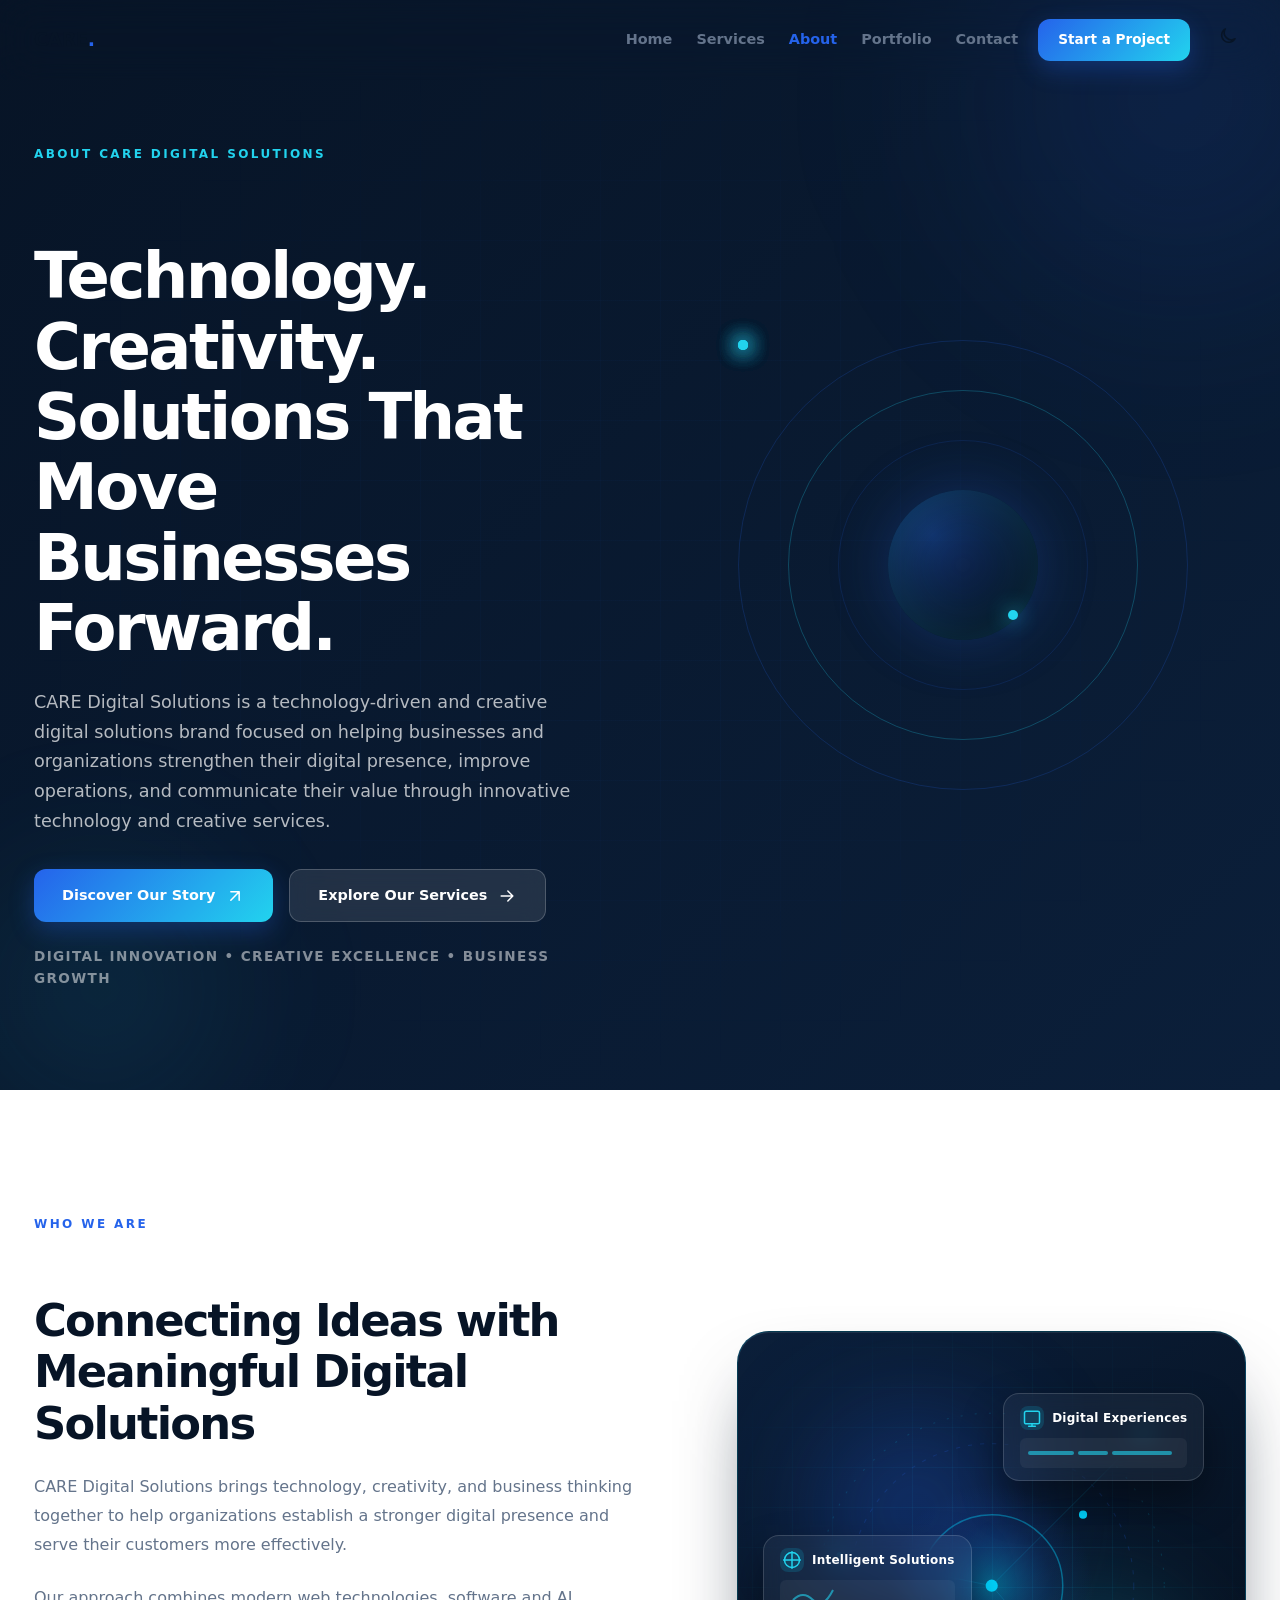
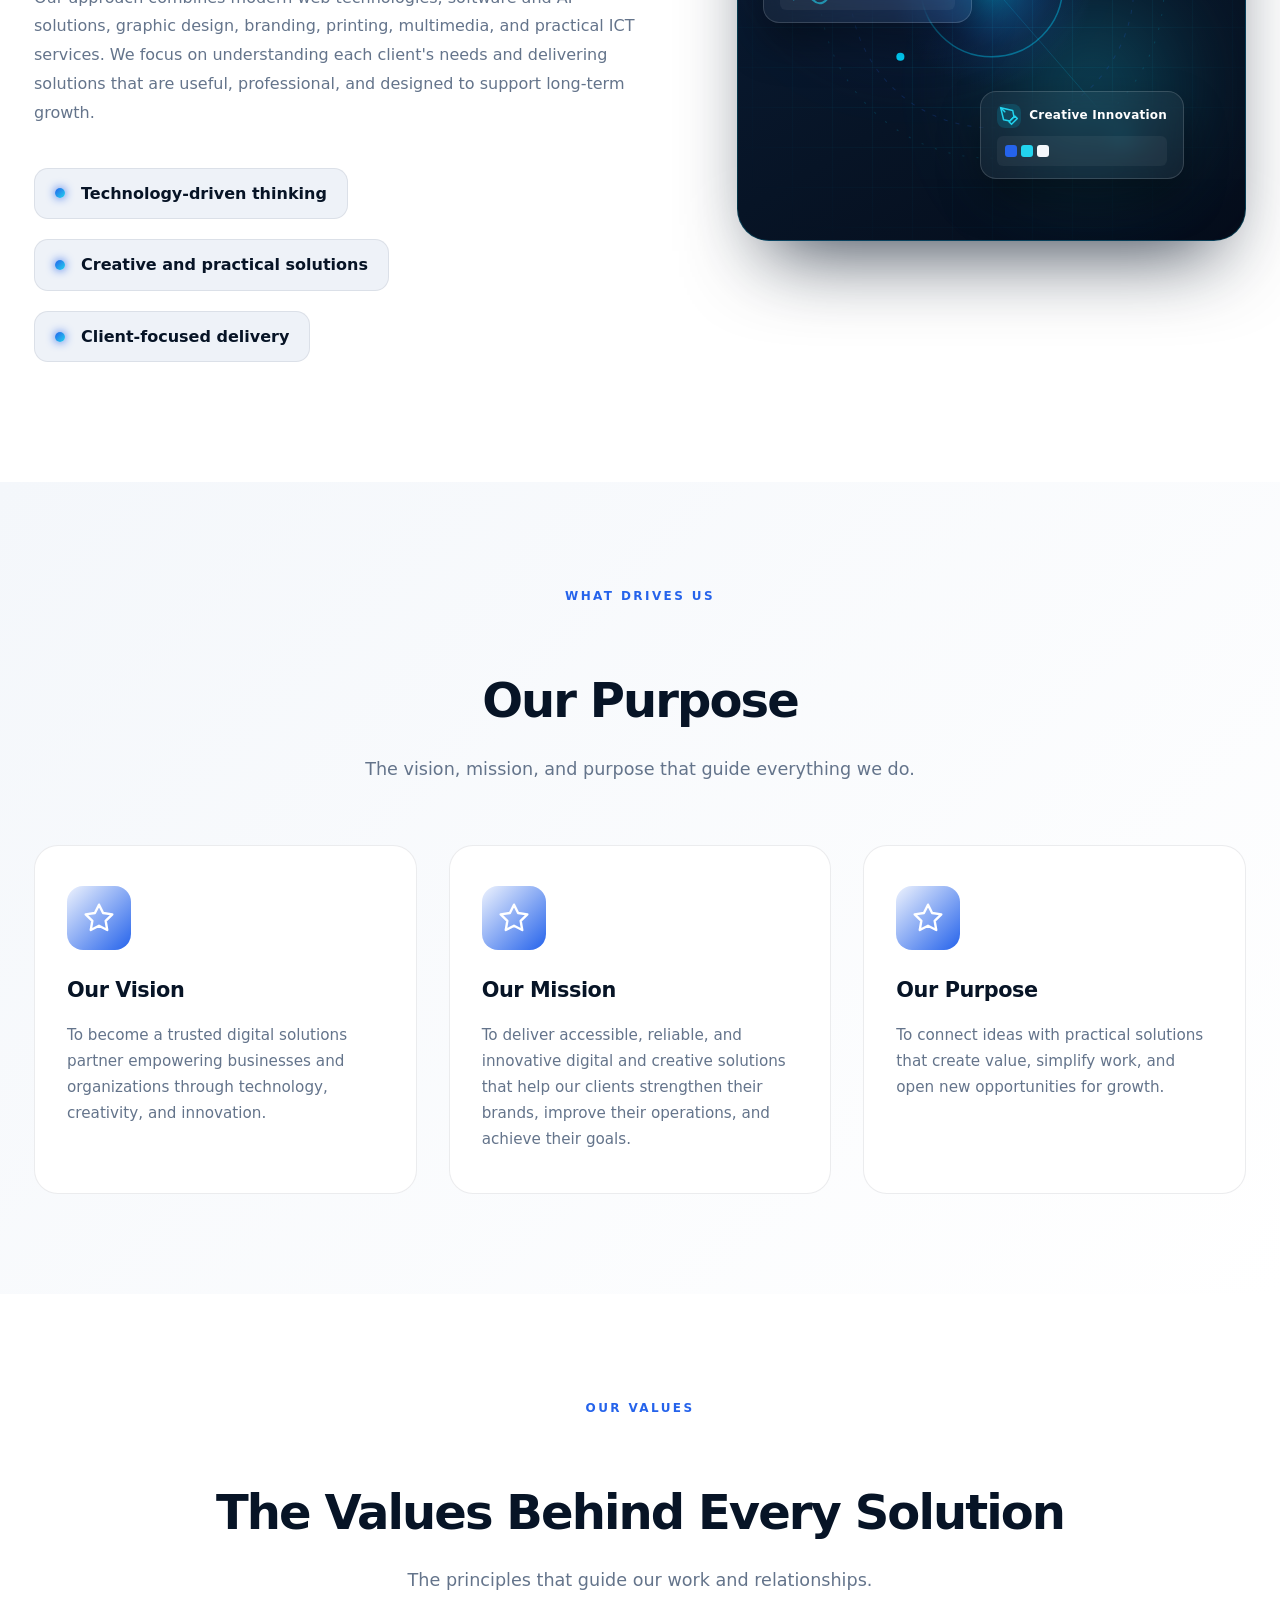
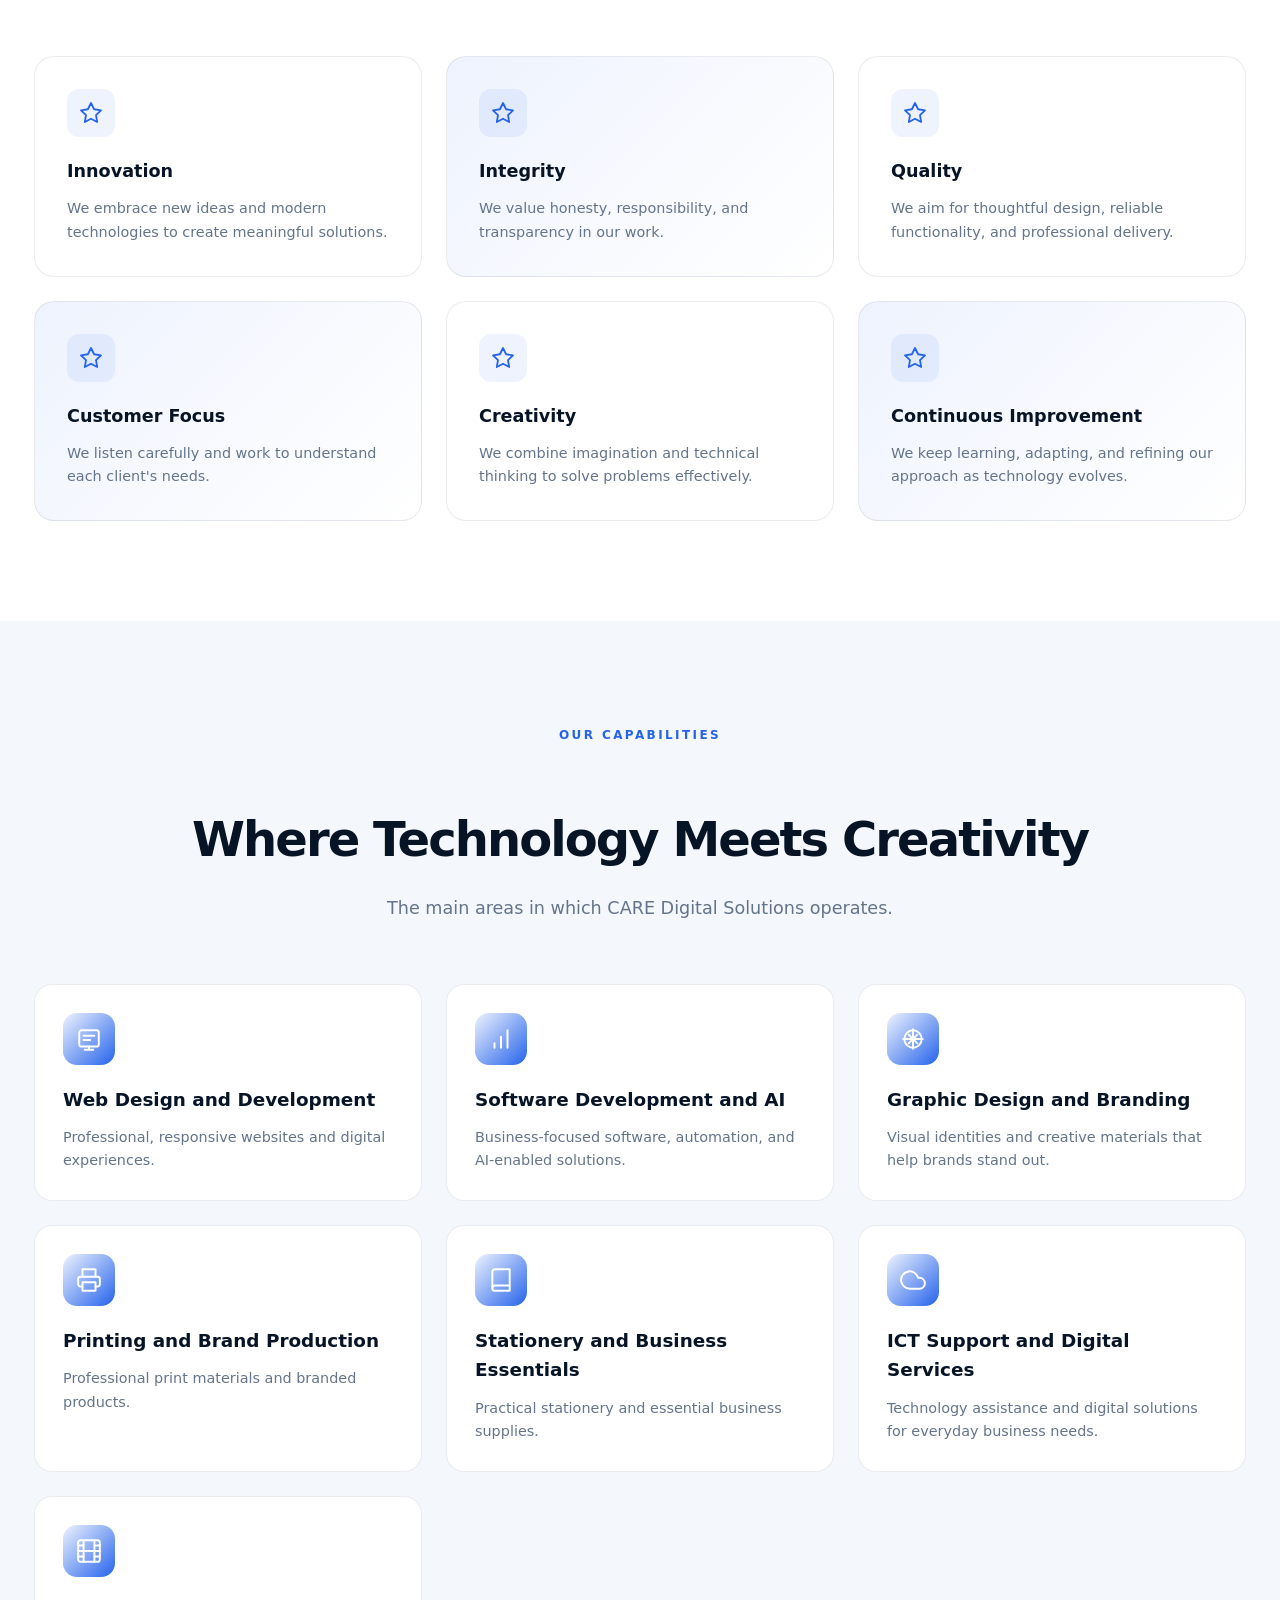
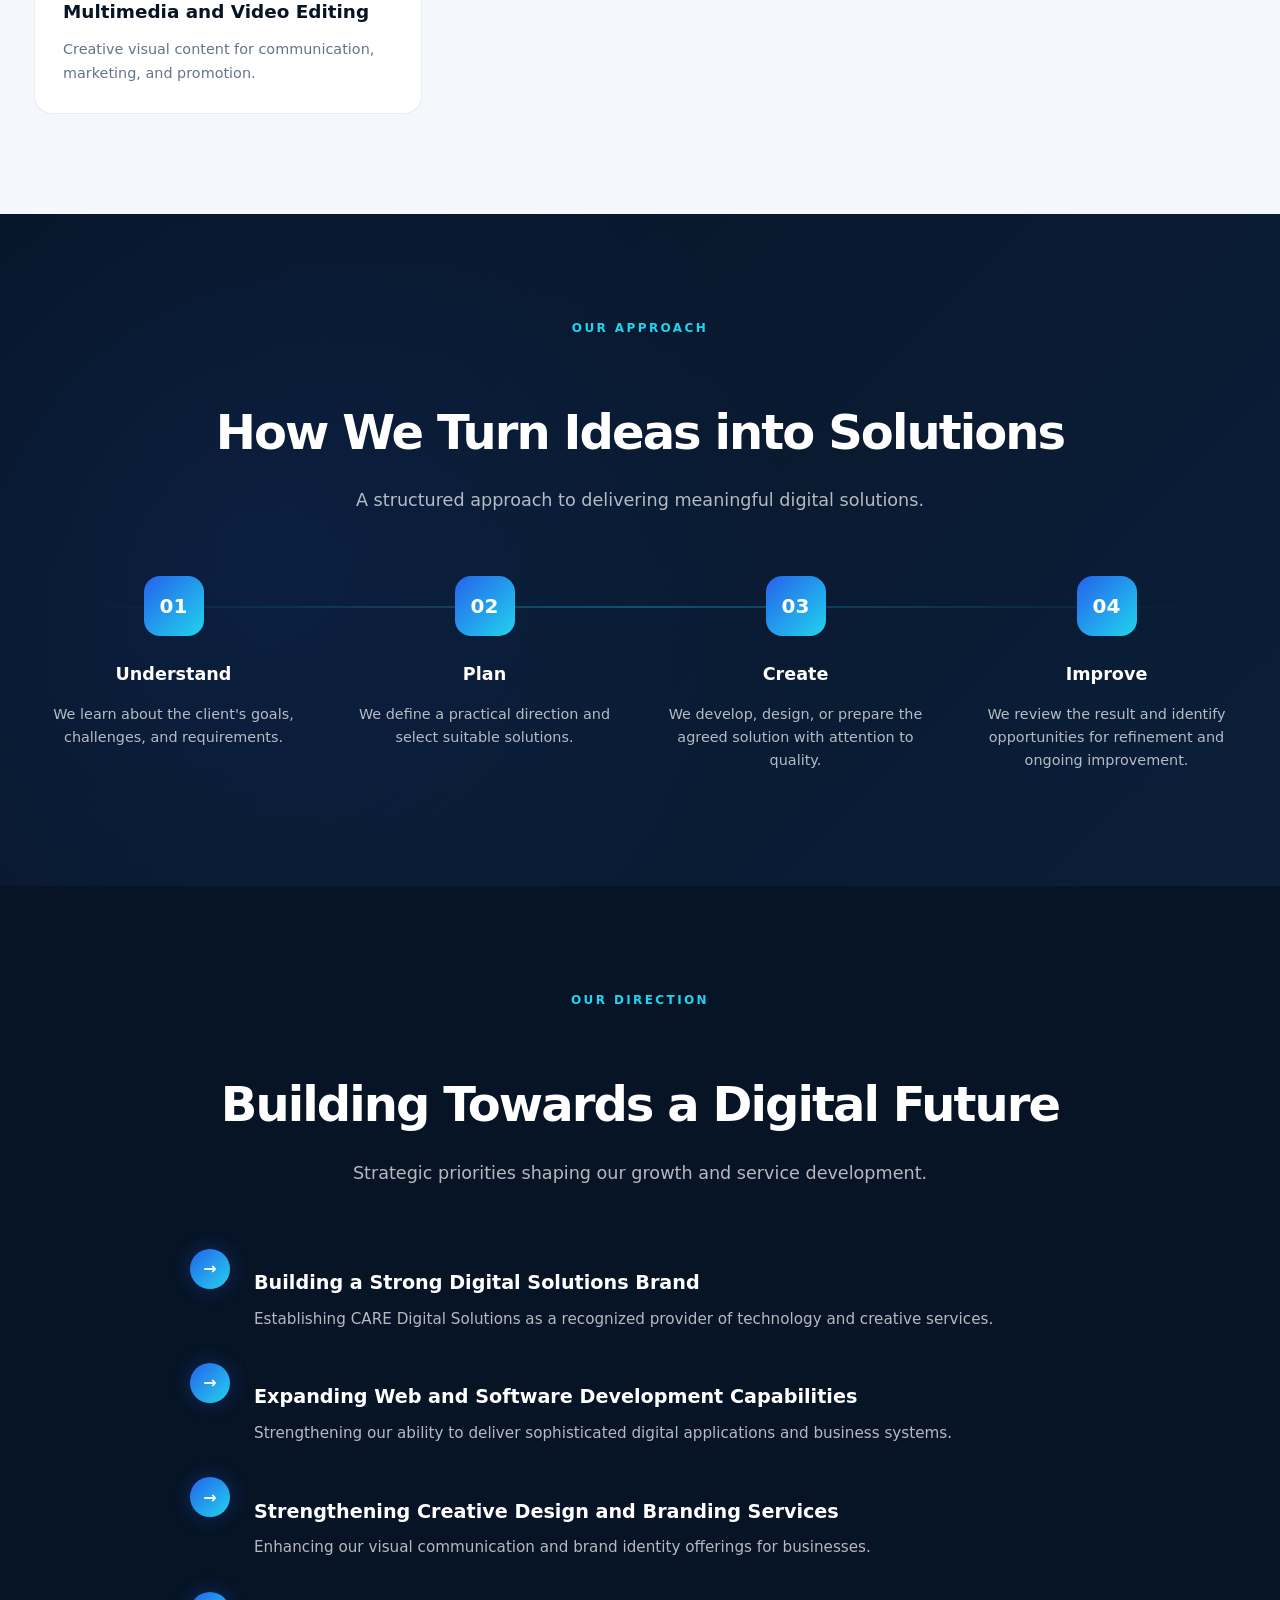
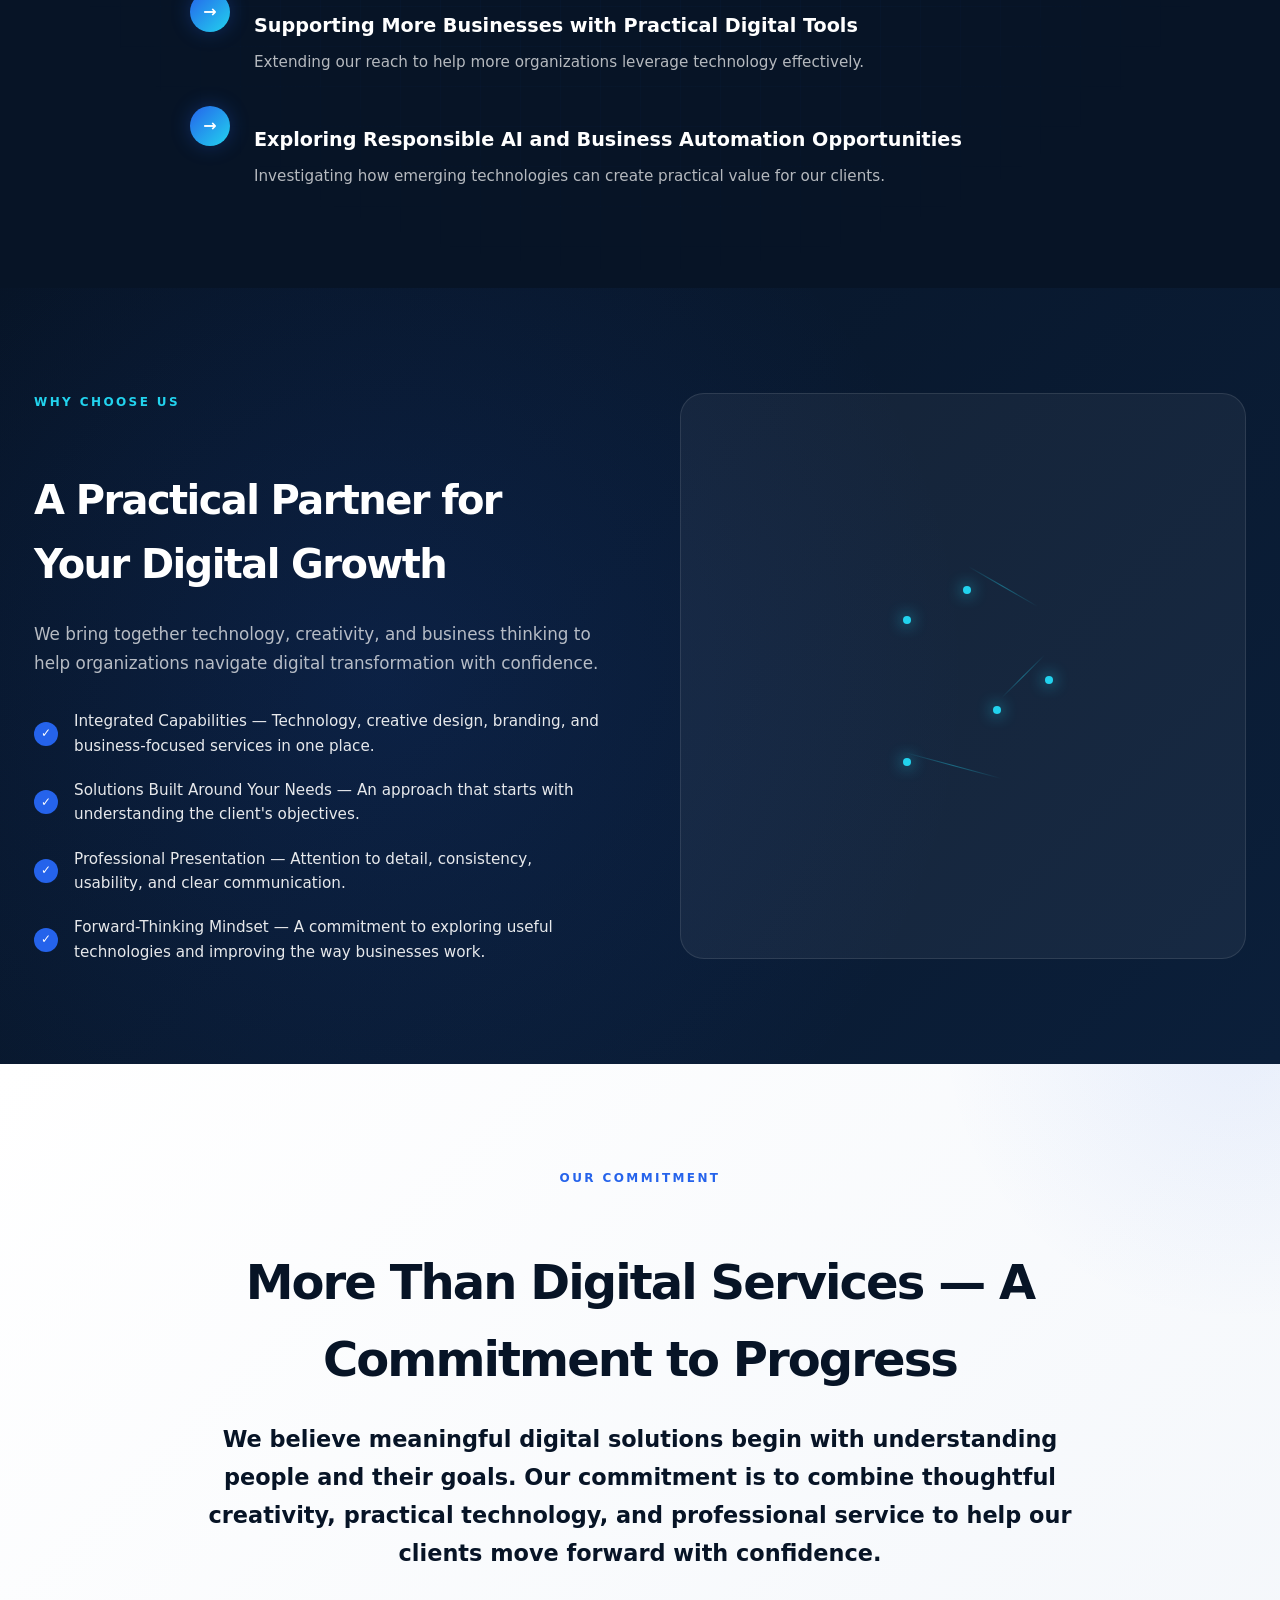
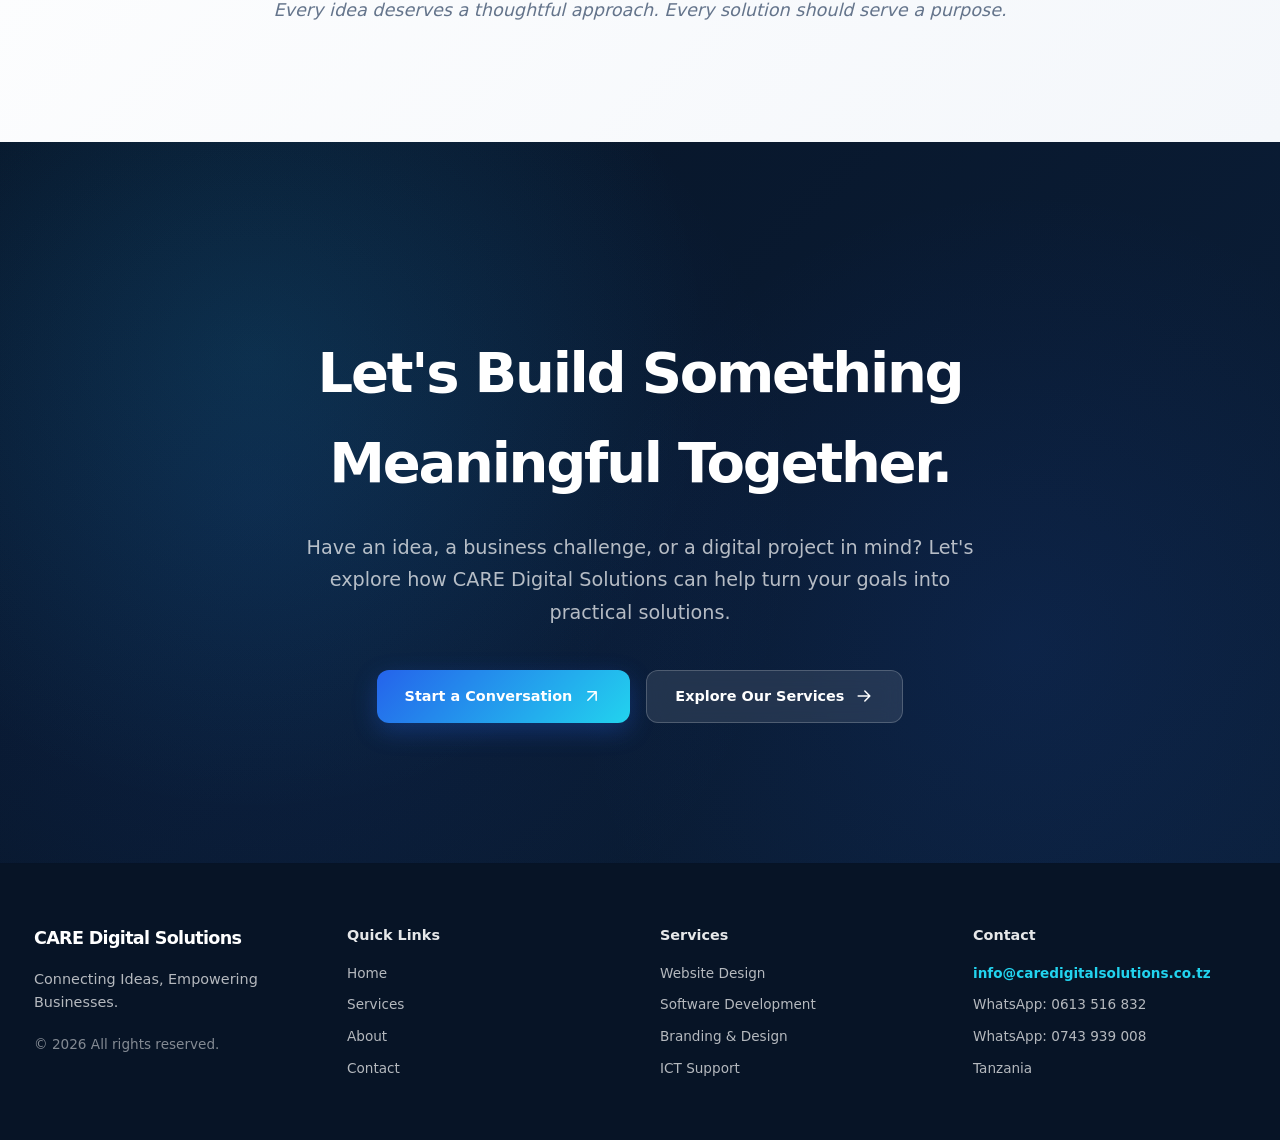
<file: about.html>
<!DOCTYPE html>
<html lang="en" data-mode="light">
<head>
<meta charset="UTF-8">
<meta name="viewport" content="width=device-width, initial-scale=1">
<meta name="theme-color" content="#071426">
<meta name="description" content="About CARE Digital Solutions — Connecting Ideas, Empowering Businesses. Learn about our vision, mission, values, and commitment to delivering innovative digital solutions.">
<meta name="keywords" content="about CARE Digital Solutions, digital solutions company, technology company, Tanzania, web development, branding, ICT support">
<meta name="author" content="CARE Digital Solutions">
<meta name="robots" content="index, follow">
<meta property="og:title" content="About Us — CARE Digital Solutions">
<meta property="og:description" content="Learn about CARE Digital Solutions — Connecting Ideas, Empowering Businesses through innovative digital solutions.">
<meta property="og:type" content="website">
<meta property="og:url" content="https://caredigitalsolutions.co.tz/about">
<meta name="twitter:card" content="summary_large_image">
<meta name="twitter:title" content="About Us — CARE Digital Solutions">
<meta name="twitter:description" content="Learn about CARE Digital Solutions — Connecting Ideas, Empowering Businesses through innovative digital solutions.">
<link rel="canonical" href="https://caredigitalsolutions.co.tz/about">
<title>About Us — CARE Digital Solutions</title>
<style>
/* ==========================================================
   CARE Digital Solutions — Premium About Us Page
   Vanilla HTML + CSS + JS | No framework or build step needed
   ========================================================== */
:root {
  color-scheme: light;
  --bg: #F4F7FB;
  --bg-elevated: #ffffff;
  --surface: rgba(255,255,255,.76);
  --surface-solid: #fff;
  --surface-soft: #eef2f8;
  --text: #071426;
  --muted: #64748B;
  --line: rgba(7,20,38,.08);
  --accent: #2563EB;
  --accent-2: #22D3EE;
  --accent-soft: rgba(37,99,235,.08);
  --hero-bg: #071426;
  --hero-bg-deep: #0B1F3A;
  --shadow: 0 18px 50px rgba(7,20,38,.12);
  --shadow-sm: 0 8px 24px rgba(7,20,38,.08);
  --header-height: 80px;
  --radius-xl: 24px;
  --radius-lg: 18px;
  --radius-md: 14px;
  --radius-sm: 10px;
  --transition: 280ms cubic-bezier(.2,.8,.2,1);
  --font: Inter, ui-sans-serif, system-ui, -apple-system, BlinkMacSystemFont, "Segoe UI", sans-serif;
}
html[data-mode="dark"] {
  color-scheme: dark;
  --bg:#071426;
  --bg-elevated:#0B1F3A;
  --surface:rgba(11,31,58,.78);
  --surface-solid:#0B1F3A;
  --surface-soft:#0d2847;
  --text:#f8fafc;
  --muted:#94a3b8;
  --line:rgba(255,255,255,.08);
  --accent-soft:rgba(37,99,235,.15);
  --shadow:0 18px 50px rgba(0,0,0,.3);
  --shadow-sm:0 8px 24px rgba(0,0,0,.2);
}
* { box-sizing:border-box; }
html { scroll-behavior:smooth; }
body {
  margin:0; min-height:100vh; font-family:var(--font); color:var(--text);
  background:var(--bg);
  line-height:1.6; transition:background-color var(--transition),color var(--transition);
}
button, input, select, textarea { font:inherit; }
button { color:inherit; }
a { color:inherit; text-decoration:none; }
button:focus-visible, a:focus-visible, input:focus-visible { outline:3px solid var(--accent-2); outline-offset:3px; }
.icon { width:20px; height:20px; display:inline-block; flex:none; fill:none; stroke:currentColor; stroke-width:1.8; stroke-linecap:round; stroke-linejoin:round; }
.skip-link { position:fixed; left:12px; top:-60px; z-index:999; padding:10px 14px; border-radius:10px; background:var(--surface-solid); }
.skip-link:focus { top:12px; }

/* Premium Header */
.topbar {
  height:var(--header-height);
  position:fixed;
  top:0;
  left:0;
  right:0;
  z-index:40;
  display:flex;
  align-items:center;
  gap:20px;
  padding:0 34px;
  background:transparent;
  backdrop-filter:blur(20px);
  -webkit-backdrop-filter:blur(20px);
  transition:all var(--transition);
}

.topbar.scrolled {
  background:rgba(255,255,255,.95);
  border-bottom:1px solid var(--line);
  box-shadow:var(--shadow-sm);
}

html[data-mode="dark"] .topbar.scrolled {
  background:rgba(7,20,38,.95);
}

.main-area {
  min-height:100vh;
  display:flex;
  flex-direction:column;
}

main {
  width:100%;
  max-width:100%;
  margin:0 auto;
  flex:1;
}

/* About Hero */
.about-hero {
  position:relative;
  min-height:80vh;
  display:flex;
  align-items:center;
  background:linear-gradient(135deg,var(--hero-bg) 0%,var(--hero-bg-deep) 100%);
  overflow:hidden;
  padding:140px 34px 100px;
}

.about-hero-bg {
  position:absolute;
  inset:0;
  overflow:hidden;
  pointer-events:none;
}

.about-hero-grid {
  position:absolute;
  inset:0;
  background-image:
    linear-gradient(rgba(37,99,235,.03) 1px,transparent 1px),
    linear-gradient(90deg,rgba(37,99,235,.03) 1px,transparent 1px);
  background-size:60px 60px;
  mask-image:radial-gradient(ellipse at center,black 30%,transparent 70%);
}

.about-hero-glow {
  position:absolute;
  width:600px;
  height:600px;
  border-radius:50%;
  background:radial-gradient(circle,rgba(37,99,235,.15) 0%,transparent 70%);
  top:-200px;
  right:-200px;
  filter:blur(80px);
}

.about-hero-glow-2 {
  position:absolute;
  width:400px;
  height:400px;
  border-radius:50%;
  background:radial-gradient(circle,rgba(34,211,238,.1) 0%,transparent 70%);
  bottom:-100px;
  left:-100px;
  filter:blur(60px);
}

.about-hero-content {
  position:relative;
  z-index:2;
  max-width:1400px;
  margin:0 auto;
  display:grid;
  grid-template-columns:1fr 1fr;
  gap:80px;
  align-items:center;
}

.about-hero-text {
  color:#fff;
}

.about-hero-eyebrow {
  display:inline-block;
  color:var(--accent-2);
  font-size:.75rem;
  font-weight:700;
  text-transform:uppercase;
  letter-spacing:.2em;
  margin-bottom:24px;
}

.about-hero-title {
  font-size:clamp(2.5rem,5vw,4rem);
  font-weight:900;
  letter-spacing:-.04em;
  line-height:1.1;
  margin-bottom:24px;
}

.about-hero-description {
  font-size:1.1rem;
  line-height:1.7;
  color:rgba(255,255,255,.7);
  margin-bottom:32px;
  max-width:580px;
}

.about-hero-actions {
  display:flex;
  gap:16px;
  flex-wrap:wrap;
  margin-bottom:24px;
}

.about-hero-trust {
  font-size:.85rem;
  color:rgba(255,255,255,.5);
  font-weight:600;
  letter-spacing:.1em;
  text-transform:uppercase;
}

.about-hero-visual {
  position:relative;
  display:flex;
  align-items:center;
  justify-content:center;
}

.about-network {
  position:relative;
  width:450px;
  height:450px;
}

.network-ring {
  position:absolute;
  inset:0;
  border-radius:50%;
  border:1px solid rgba(37,99,235,.2);
  animation:rotate 25s linear infinite;
}

.network-ring-2 {
  position:absolute;
  inset:50px;
  border-radius:50%;
  border:1px solid rgba(34,211,238,.25);
  animation:rotate 20s linear infinite reverse;
}

.network-ring-3 {
  position:absolute;
  inset:100px;
  border-radius:50%;
  border:1px solid rgba(37,99,235,.15);
  animation:rotate 15s linear infinite;
}

.network-core {
  position:absolute;
  inset:150px;
  border-radius:50%;
  background:radial-gradient(circle at 30% 30%,rgba(37,99,235,.3) 0%,rgba(7,20,38,.9) 70%);
  box-shadow:0 0 60px rgba(37,99,235,.25),inset 0 0 60px rgba(34,211,238,.15);
}

.network-node {
  position:absolute;
  width:10px;
  height:10px;
  border-radius:50%;
  background:var(--accent-2);
  box-shadow:0 0 20px var(--accent-2);
}

.network-node:nth-child(1) { top:15%;left:50%;animation:float 4s ease-in-out infinite; }
.network-node:nth-child(2) { top:50%;right:15%;animation:float 4s ease-in-out infinite 1.5s; }
.network-node:nth-child(3) { bottom:15%;left:25%;animation:float 4s ease-in-out infinite 3s; }
.network-node:nth-child(4) { top:30%;left:25%;animation:float 4s ease-in-out infinite 2s; }
.network-node:nth-child(5) { top:60%;left:60%;animation:float 4s ease-in-out infinite 1s; }

@keyframes rotate {
  from { transform:rotate(0deg); }
  to { transform:rotate(360deg); }
}

@keyframes float {
  0%,100% { transform:translateY(0); }
  50% { transform:translateY(-12px); }
}

/* Premium Buttons */
.btn {
  display:inline-flex;
  align-items:center;
  justify-content:center;
  gap:10px;
  padding:14px 28px;
  border-radius:12px;
  font-size:.9rem;
  font-weight:700;
  cursor:pointer;
  transition:all var(--transition);
  white-space:nowrap;
  text-decoration:none;
}

.btn-primary {
  background:linear-gradient(135deg,var(--accent) 0%,var(--accent-2) 100%);
  color:#fff;
  border:none;
  box-shadow:0 8px 24px rgba(37,99,235,.3);
}

.btn-primary:hover {
  transform:translateY(-2px);
  box-shadow:0 12px 32px rgba(37,99,235,.4);
}

.btn-secondary {
  background:rgba(255,255,255,.1);
  color:#fff;
  border:1px solid rgba(255,255,255,.2);
  backdrop-filter:blur(10px);
}

.btn-secondary:hover {
  background:rgba(255,255,255,.15);
  border-color:rgba(255,255,255,.3);
}

/* Section Styling */
.section {
  padding:100px 34px;
  max-width:1400px;
  margin:0 auto;
}

.section-header {
  text-align:center;
  margin-bottom:60px;
}

.section-eyebrow {
  display:inline-block;
  color:var(--accent);
  font-size:.75rem;
  font-weight:700;
  text-transform:uppercase;
  letter-spacing:.2em;
  margin-bottom:16px;
}

.section-title {
  font-size:clamp(2rem,4vw,3rem);
  font-weight:900;
  letter-spacing:-.04em;
  margin-bottom:16px;
  color:var(--text);
}

.section-description {
  color:var(--muted);
  font-size:1.1rem;
  max-width:700px;
  margin:0 auto;
  line-height:1.7;
}

/* Who We Are — Futuristic Upgrade */
.who-we-are {
  padding: 120px 34px;
  background: var(--bg-elevated);
  position: relative;
  overflow: hidden;
}

.who-content {
  display: grid;
  grid-template-columns: minmax(0, 1.1fr) minmax(0, 0.9fr);
  gap: 80px;
  align-items: center;
  max-width: 1400px;
  margin: 0 auto;
}

.who-text {
  position: relative;
  z-index: 2;
}

.who-text h3 {
  font-size: clamp(2rem, 3.5vw, 2.8rem);
  font-weight: 900;
  margin-bottom: 24px;
  letter-spacing: -.04em;
  line-height: 1.15;
  color: var(--text);
}

.who-text p {
  color: var(--muted);
  font-size: clamp(1rem, 1.1vw, 1.12rem);
  line-height: 1.8;
  margin-bottom: 24px;
  max-width: 60ch;
}

.who-highlights {
  display: grid;
  gap: 20px;
  margin-top: 40px;
}

.highlight {
  display: flex;
  align-items: center;
  gap: 16px;
  font-size: 1rem;
  font-weight: 700;
  color: var(--text);
  padding: 12px 20px;
  background: var(--surface-soft);
  border-radius: 14px;
  border: 1px solid var(--line);
  width: fit-content;
  transition: all var(--transition);
}

.highlight:hover {
  transform: translateX(8px);
  border-color: var(--accent);
  background: var(--accent-soft);
}

.highlight::before {
  content: "";
  width: 10px;
  height: 10px;
  border-radius: 50%;
  background: linear-gradient(135deg, var(--accent), var(--accent-2));
  box-shadow: 0 0 10px var(--accent);
  flex: none;
}

.who-visual {
  position: relative;
  min-width: 0;
}

.tech-ecosystem {
  position: relative;
  isolation: isolate;
  width: 100%;
  aspect-ratio: 1;
  border-radius: 32px;
  overflow: hidden;
  background: linear-gradient(150deg, #0B1F3A 0%, #071426 60%, #050c1a 100%);
  border: 1px solid rgba(0, 212, 255, 0.2);
  box-shadow: 
    0 40px 80px -30px rgba(7, 20, 38, 0.8),
    inset 0 1px 0 rgba(255, 255, 255, 0.08);
}

html[data-mode="dark"] .tech-ecosystem {
  border-color: rgba(0, 212, 255, 0.25);
  box-shadow: 0 40px 90px -30px rgba(0, 0, 0, 0.9);
}

.tech-bg-grid {
  position: absolute;
  inset: -5%;
  background-image: 
    linear-gradient(rgba(0, 212, 255, 0.08) 1px, transparent 1px),
    linear-gradient(90deg, rgba(0, 212, 255, 0.08) 1px, transparent 1px);
  background-size: 40px 40px;
  mask-image: radial-gradient(circle at 50% 50%, black 20%, transparent 80%);
  transition: transform 0.4s cubic-bezier(0.2, 0.8, 0.2, 1);
}

.tech-glow-spot {
  position: absolute;
  border-radius: 50%;
  filter: blur(60px);
  opacity: 0.6;
  pointer-events: none;
}

.tech-glow-1 {
  top: 10%;
  left: 10%;
  width: 50%;
  aspect-ratio: 1;
  background: radial-gradient(circle, var(--accent) 0%, transparent 70%);
}

.tech-glow-2 {
  bottom: 10%;
  right: 10%;
  width: 40%;
  aspect-ratio: 1;
  background: radial-gradient(circle, var(--accent-2) 0%, transparent 70%);
}

.tech-core-svg {
  position: absolute;
  inset: 0;
  width: 100%;
  height: 100%;
  z-index: 2;
  transition: transform 0.4s cubic-bezier(0.2, 0.8, 0.2, 1);
}

.glass-panel {
  position: absolute;
  padding: 12px 16px;
  background: rgba(255, 255, 255, 0.05);
  backdrop-filter: blur(12px);
  -webkit-backdrop-filter: blur(12px);
  border: 1px solid rgba(255, 255, 255, 0.15);
  border-radius: 16px;
  color: #fff;
  box-shadow: 0 20px 40px rgba(0, 0, 0, 0.4);
  z-index: 3;
  animation: floatPanel 6s ease-in-out infinite;
}

.panel-website { top: 12%; right: 8%; animation-delay: -1s; }
.panel-ai { top: 40%; left: 5%; animation-delay: -3s; }
.panel-design { bottom: 12%; right: 12%; animation-delay: -5s; }

.panel-header {
  display: flex;
  align-items: center;
  gap: 8px;
  margin-bottom: 8px;
}

.panel-icon {
  width: 24px;
  height: 24px;
  display: grid;
  place-items: center;
  background: rgba(0, 212, 255, 0.15);
  border-radius: 8px;
  color: var(--accent-2);
}

.panel-title {
  font-size: 0.75rem;
  font-weight: 700;
  letter-spacing: 0.02em;
}

.panel-visual {
  height: 30px;
  background: rgba(255, 255, 255, 0.05);
  border-radius: 6px;
  display: flex;
  align-items: center;
  padding: 0 8px;
  gap: 4px;
}

.mini-bar {
  height: 4px;
  border-radius: 2px;
  background: var(--accent-2);
  opacity: 0.6;
}

.connectivity-line {
  position: absolute;
  background: linear-gradient(90deg, transparent, var(--accent-2), transparent);
  height: 1px;
  opacity: 0.3;
  z-index: 1;
}

@keyframes floatPanel {
  0%, 100% { transform: translateY(0); }
  50% { transform: translateY(-12px); }
}

@keyframes pulseNode {
  0%, 100% { transform: scale(1); opacity: 0.6; }
  50% { transform: scale(1.5); opacity: 1; }
}

.node-pulse {
  animation: pulseNode 3s ease-in-out infinite;
}

/* Purpose Cards */
.purpose-section {
  background:linear-gradient(135deg,var(--bg) 0%,var(--bg-elevated) 100%);
}

.purpose-grid {
  display:grid;
  grid-template-columns:repeat(3,1fr);
  gap:32px;
}

.purpose-card {
  padding:40px 32px;
  border:1px solid var(--line);
  border-radius:24px;
  background:var(--surface-solid);
  transition:all var(--transition);
  position:relative;
  overflow:hidden;
}

.purpose-card::before {
  content:"";
  position:absolute;
  top:0;
  left:0;
  right:0;
  height:4px;
  background:linear-gradient(90deg,var(--accent),var(--accent-2));
  opacity:0;
  transition:opacity var(--transition);
}

.purpose-card:hover {
  transform:translateY(-8px);
  box-shadow:var(--shadow);
  border-color:var(--accent);
}

.purpose-card:hover::before {
  opacity:1;
}

.purpose-icon {
  width:64px;
  height:64px;
  border-radius:16px;
  background:linear-gradient(135deg,var(--accent-soft),var(--accent));
  color:#fff;
  margin-bottom:24px;
  display:grid;
  place-items:center;
}

.purpose-title {
  font-size:1.3rem;
  font-weight:800;
  margin-bottom:16px;
  letter-spacing:-.02em;
  color:var(--text);
}

.purpose-text {
  color:var(--muted);
  font-size:.95rem;
  line-height:1.7;
  margin:0;
}

/* Core Values */
.values-section {
  background:var(--bg-elevated);
}

.values-grid {
  display:grid;
  grid-template-columns:repeat(3,1fr);
  gap:24px;
}

.value-card {
  padding:32px;
  border:1px solid var(--line);
  border-radius:20px;
  background:var(--surface-solid);
  transition:all var(--transition);
}

.value-card:nth-child(even) {
  background:linear-gradient(135deg,var(--accent-soft),var(--surface-solid));
}

.value-card:hover {
  transform:translateY(-4px);
  border-color:var(--accent);
  box-shadow:var(--shadow-sm);
}

.value-icon {
  width:48px;
  height:48px;
  border-radius:12px;
  background:var(--accent-soft);
  color:var(--accent);
  display:grid;
  place-items:center;
  margin-bottom:20px;
}

.value-title {
  font-size:1.1rem;
  font-weight:800;
  margin-bottom:12px;
  color:var(--text);
}

.value-description {
  color:var(--muted);
  font-size:.9rem;
  line-height:1.6;
  margin:0;
}

/* Capabilities */
.capabilities-section {
  background:var(--bg);
}

.capabilities-grid {
  display:grid;
  grid-template-columns:repeat(auto-fit,minmax(300px,1fr));
  gap:24px;
}

.capability-card {
  padding:28px;
  border:1px solid var(--line);
  border-radius:18px;
  background:var(--surface-solid);
  transition:all var(--transition);
}

.capability-card:hover {
  transform:translateY(-4px);
  border-color:var(--accent);
  box-shadow:var(--shadow-sm);
}

.capability-icon {
  width:52px;
  height:52px;
  border-radius:14px;
  background:linear-gradient(135deg,var(--accent-soft),var(--accent));
  color:#fff;
  margin-bottom:20px;
  display:grid;
  place-items:center;
}

.capability-title {
  font-size:1.15rem;
  font-weight:800;
  margin-bottom:12px;
  color:var(--text);
}

.capability-description {
  color:var(--muted);
  font-size:.9rem;
  line-height:1.6;
  margin:0;
}

/* Process Timeline */
.process-section {
  background:linear-gradient(135deg,var(--hero-bg) 0%,var(--hero-bg-deep) 100%);
  position:relative;
  overflow:hidden;
}

.process-bg {
  position:absolute;
  inset:0;
  background-image:radial-gradient(circle at 20% 50%,rgba(37,99,235,.1) 0%,transparent 50%);
}

.process-content {
  position:relative;
  z-index:2;
}

.process-steps {
  display:grid;
  grid-template-columns:repeat(4,1fr);
  gap:32px;
  position:relative;
}

.process-steps::before {
  content:"";
  position:absolute;
  top:30px;
  left:50px;
  right:50px;
  height:2px;
  background:linear-gradient(90deg,transparent,var(--accent-2),transparent);
  opacity:.3;
}

.process-step {
  text-align:center;
  position:relative;
}

.process-number {
  width:60px;
  height:60px;
  border-radius:16px;
  background:linear-gradient(135deg,var(--accent),var(--accent-2));
  color:#fff;
  display:grid;
  place-items:center;
  margin:0 auto 24px;
  font-size:1.25rem;
  font-weight:900;
  position:relative;
  z-index:2;
}

.process-title {
  font-size:1.1rem;
  font-weight:800;
  margin-bottom:12px;
  color:#fff;
}

.process-description {
  color:rgba(255,255,255,.7);
  font-size:.9rem;
  line-height:1.6;
}

/* Journey Section */
.journey-section {
  background:var(--hero-bg);
  position:relative;
  overflow:hidden;
}

.journey-bg {
  position:absolute;
  inset:0;
  background-image:
    linear-gradient(rgba(37,99,235,.03) 1px,transparent 1px),
    linear-gradient(90deg,rgba(37,99,235,.03) 1px,transparent 1px);
  background-size:40px 40px;
  mask-image:radial-gradient(ellipse at center,black 40%,transparent 70%);
}

.journey-content {
  position:relative;
  z-index:2;
}

.journey-timeline {
  display:grid;
  gap:32px;
  max-width:900px;
  margin:0 auto;
}

.journey-item {
  display:flex;
  gap:24px;
  align-items:flex-start;
}

.journey-marker {
  width:40px;
  height:40px;
  border-radius:50%;
  background:linear-gradient(135deg,var(--accent),var(--accent-2));
  color:#fff;
  display:grid;
  place-items:center;
  font-weight:900;
  flex:none;
  box-shadow:0 0 20px rgba(37,99,235,.3);
}

.journey-content-text {
  flex:1;
}

.journey-title {
  font-size:1.2rem;
  font-weight:800;
  margin-bottom:8px;
  color:#fff;
}

.journey-description {
  color:rgba(255,255,255,.7);
  font-size:.95rem;
  line-height:1.6;
  margin:0;
}

/* Why Choose Section */
.why-section {
  background:linear-gradient(135deg,var(--hero-bg) 0%,var(--hero-bg-deep) 100%);
  position:relative;
  overflow:hidden;
}

.why-bg {
  position:absolute;
  inset:0;
  background-image:radial-gradient(circle at 30% 50%,rgba(37,99,235,.12) 0%,transparent 60%);
}

.why-content {
  position:relative;
  z-index:2;
  display:grid;
  grid-template-columns:1fr 1fr;
  gap:80px;
  align-items:center;
}

.why-text h3 {
  font-size:clamp(1.8rem,4vw,2.5rem);
  font-weight:900;
  letter-spacing:-.04em;
  margin-bottom:24px;
  color:#fff;
}

.why-text p {
  color:rgba(255,255,255,.7);
  font-size:1.05rem;
  line-height:1.7;
  margin-bottom:32px;
}

.why-benefits {
  display:grid;
  gap:20px;
}

.benefit {
  display:flex;
  align-items:center;
  gap:16px;
  color:rgba(255,255,255,.9);
  font-size:.95rem;
}

.benefit::before {
  content:"✓";
  width:24px;
  height:24px;
  border-radius:50%;
  background:var(--accent);
  color:#fff;
  display:grid;
  place-items:center;
  font-size:.75rem;
  font-weight:900;
  flex:none;
}

.why-visual {
  position:relative;
  aspect-ratio:1;
  border-radius:24px;
  background:rgba(255,255,255,.05);
  border:1px solid rgba(255,255,255,.1);
  display:grid;
  place-items:center;
  overflow:hidden;
}

.why-network {
  position:relative;
  width:300px;
  height:300px;
}

.why-node {
  position:absolute;
  width:8px;
  height:8px;
  border-radius:50%;
  background:var(--accent-2);
  box-shadow:0 0 15px var(--accent-2);
}

.why-line {
  position:absolute;
  height:1px;
  background:linear-gradient(90deg,transparent,var(--accent-2),transparent);
  opacity:.4;
}

/* Commitment Section */
.commitment-section {
  background:linear-gradient(135deg,var(--bg-elevated) 0%,var(--bg) 100%);
  position:relative;
  overflow:hidden;
}

.commitment-bg {
  position:absolute;
  top:-50%;
  right:-20%;
  width:600px;
  height:600px;
  border-radius:50%;
  background:radial-gradient(circle,rgba(37,99,235,.08) 0%,transparent 70%);
  pointer-events:none;
}

.commitment-content {
  position:relative;
  z-index:2;
  max-width:900px;
  margin:0 auto;
  text-align:center;
}

.commitment-text {
  font-size:1.4rem;
  font-weight:700;
  line-height:1.7;
  color:var(--text);
  margin-bottom:24px;
}

.commitment-sub {
  font-size:1.1rem;
  color:var(--muted);
  font-style:italic;
}

/* CTA Section */
.cta-section {
  padding:140px 34px;
  background:linear-gradient(135deg,var(--hero-bg) 0%,var(--hero-bg-deep) 100%);
  position:relative;
  overflow:hidden;
}

.cta-bg {
  position:absolute;
  inset:0;
  background-image:radial-gradient(circle at 20% 50%,rgba(37,99,235,.12) 0%,transparent 50%);
}

.cta-network {
  position:absolute;
  inset:0;
  background-image:
    radial-gradient(circle at 20% 30%,rgba(34,211,238,.1) 0%,transparent 40%),
    radial-gradient(circle at 80% 70%,rgba(37,99,235,.1) 0%,transparent 40%);
}

.cta-content {
  position:relative;
  z-index:2;
  max-width:900px;
  margin:0 auto;
  text-align:center;
  color:#fff;
}

.cta-title {
  font-size:clamp(2rem,5vw,3.5rem);
  font-weight:900;
  letter-spacing:-.04em;
  margin-bottom:24px;
}

.cta-description {
  font-size:1.2rem;
  line-height:1.7;
  color:rgba(255,255,255,.7);
  margin-bottom:40px;
  max-width:700px;
  margin-left:auto;
  margin-right:auto;
}

.cta-actions {
  display:flex;
  gap:16px;
  justify-content:center;
  flex-wrap:wrap;
}

/* Footer */
footer {
  background:var(--hero-bg);
  color:#fff;
  padding:60px 34px;
  border-top:1px solid var(--line);
}

.footer-content {
  max-width:1400px;
  margin:0 auto;
  display:grid;
  grid-template-columns:repeat(auto-fit,minmax(200px,1fr));
  gap:40px;
  align-items:start;
}

.footer-brand {
  font-weight:900;
  font-size:1.1rem;
  margin-bottom:16px;
  letter-spacing:-.04em;
}

.footer-tagline {
  color:rgba(255,255,255,.7);
  font-size:.9rem;
  margin:0 0 20px;
  line-height:1.6;
}

.footer-copyright {
  color:rgba(255,255,255,.5);
  font-size:.85rem;
}

.footer-heading {
  font-weight:700;
  font-size:.9rem;
  margin-bottom:16px;
  color:rgba(255,255,255,.9);
}

.footer-links {
  display:flex;
  flex-direction:column;
  gap:10px;
}

.footer-link {
  color:rgba(255,255,255,.7);
  font-size:.85rem;
  text-decoration:none;
}

.footer-link:hover {
  color:var(--accent-2);
}

/* Scroll Reveal */
.reveal {
  opacity:0;
  transform:translateY(12px);
  transition:opacity .55s ease,transform .55s ease;
}

.reveal.visible {
  opacity:1;
  transform:none;
}

/* Responsive */
@media (max-width:1200px) {
  .about-hero-content {
    grid-template-columns:1fr;
    gap: 60px;
  }
  .about-hero-visual {
    display:none;
  }
  .who-content {
    grid-template-columns: 1fr;
    gap: 60px;
  }
  .who-text {
    max-width: 800px;
    margin: 0 auto;
    text-align: center;
  }
  .who-text p {
    margin-inline: auto;
  }
  .who-highlights {
    justify-content: center;
    display: flex;
    flex-wrap: wrap;
  }
  .tech-ecosystem {
    max-width: 560px;
    margin: 0 auto;
  }
  .purpose-grid {
    grid-template-columns:1fr;
  }
  .values-grid {
    grid-template-columns:repeat(2,1fr);
  }
  .process-steps {
    grid-template-columns:repeat(2,1fr);
  }
  .process-steps::before {
    display:none;
  }
  .why-content {
    grid-template-columns:1fr;
  }
  .why-visual {
    display:none;
  }
}

@media (max-width:768px) {
  .about-hero {
    padding:100px 20px 80px;
  }
  .topbar {
    padding:0 20px;
  }
  .topbar nav {
    display:none;
  }
  .section {
    padding:60px 20px;
  }
  .who-we-are {
    padding: 80px 20px;
  }
  .tech-ecosystem {
    max-width: 440px;
  }
  .glass-panel {
    padding: 8px 12px;
  }
  .values-grid {
    grid-template-columns:1fr;
  }
  .process-steps {
    grid-template-columns:1fr;
  }
  .journey-item {
    flex-direction:column;
    align-items:center;
    text-align:center;
  }
  .capability-card {
    padding:24px;
  }
}

@media (max-width:480px) {
  .about-hero-title {
    font-size:2rem;
  }
  .about-hero-actions {
    flex-direction:column;
  }
  .about-hero-actions .btn {
    width:100%;
  }
  .tech-ecosystem {
    max-width: 320px;
    border-radius: 24px;
  }
  .panel-ai {
    display: none;
  }
  .cta-actions {
    flex-direction:column;
  }
  .cta-actions .btn {
    width:100%;
  }
}

@media (prefers-reduced-motion: reduce) {
  *,*::before,*::after {
    scroll-behavior:auto!important;
    animation-duration:.01ms!important;
    animation-iteration-count:1!important;
    transition-duration:.01ms!important;
  }
  .reveal {
    opacity:1;
    transform:none;
  }
}
  /* Back to Top Button */
  .back-to-top {
    position: fixed;
    bottom: 28px;
    right: 28px;
    z-index: 90;
    width: 48px;
    height: 48px;
    padding: 0;
    display: flex;
    align-items: center;
    justify-content: center;
    border: none;
    border-radius: 50%;
    color: #fff;
    cursor: pointer;
    background: linear-gradient(135deg, var(--accent) 0%, #00D4FF 100%);
    box-shadow: 0 10px 26px rgba(37,99,235,.32), inset 0 0 0 1px rgba(255,255,255,.16);
    opacity: 0;
    visibility: hidden;
    transform: translateY(16px) scale(.92);
    transition: opacity .35s cubic-bezier(.2,.8,.2,1), transform .35s cubic-bezier(.2,.8,.2,1), box-shadow .35s ease, visibility .35s;
    -webkit-tap-highlight-color: transparent;
  }
  .back-to-top.visible {
    opacity: 1;
    visibility: visible;
    transform: translateY(0) scale(1);
  }
  .back-to-top:hover {
    transform: translateY(-4px) scale(1.06);
    background: linear-gradient(135deg, var(--accent) 0%, #22D3EE 100%);
    box-shadow: 0 16px 36px rgba(37,99,235,.45), 0 0 22px rgba(0,212,255,.65);
  }
  .back-to-top:active {
    transform: translateY(-1px) scale(1);
  }
  .back-to-top svg {
    width: 22px;
    height: 22px;
    transition: transform var(--transition);
  }
  .back-to-top:hover svg {
    transform: translateY(-2px);
  }
  html[data-mode="dark"] .back-to-top {
    box-shadow: 0 10px 26px rgba(0,0,0,.5), 0 0 16px rgba(0,212,255,.35);
  }
  html[data-mode="dark"] .back-to-top:hover {
    box-shadow: 0 16px 36px rgba(0,0,0,.55), 0 0 26px rgba(0,212,255,.6);
  }
  @media (max-width: 768px) {
    .back-to-top {
      bottom: 20px;
      right: 20px;
      width: 44px;
      height: 44px;
    }
    .back-to-top svg {
      width: 20px;
      height: 20px;
    }
  }
  @media (prefers-reduced-motion: reduce) {
    .back-to-top {
      transform: none;
      transition: opacity .01ms linear, visibility .01ms linear;
    }
    .back-to-top.visible,
    .back-to-top:hover,
    .back-to-top:active {
      transform: none;
    }
  }
</style>
</head>
<body>
<a class="skip-link" href="#main-content">Skip to content</a>

<header class="topbar">
  <a href="index.html" style="font-weight:900;font-size:1.2rem;letter-spacing:-.04em;color:var(--text)">CARE<span style="color:var(--accent)">.</span></a>
  <div style="flex:1"></div>
  <nav style="display:flex;gap:24px;align-items:center">
    <a href="index.html" style="color:inherit;text-decoration:none;font-weight:600;font-size:.9rem;color:var(--muted)">Home</a>
    <a href="services.html" style="color:inherit;text-decoration:none;font-weight:600;font-size:.9rem;color:var(--muted)">Services</a>
    <a href="about.html" style="color:inherit;text-decoration:none;font-weight:700;font-size:.9rem;color:var(--accent)">About</a>
    <a href="portfolio.html" style="color:inherit;text-decoration:none;font-weight:600;font-size:.9rem;color:var(--muted)">Portfolio</a>
    <a href="contact.html" style="color:inherit;text-decoration:none;font-weight:600;font-size:.9rem;color:var(--muted)">Contact</a>
  </nav>
  <a href="contact.html" class="btn btn-primary" style="padding:10px 20px;font-size:.85rem">Start a Project</a>
  <button id="themeToggle" style="background:transparent;border:none;cursor:pointer;padding:8px;border-radius:8px" aria-label="Toggle theme">
    <svg class="icon" viewBox="0 0 24 24"><path d="M20.5 15.2A8.5 8.5 0 0 1 8.8 3.5 8.6 8.6 0 1 0 20.5 15.2Z"/></svg>
  </button>
</header>

<div class="main-area">
  <main id="main-content">
    <!-- About Hero -->
    <section class="about-hero" aria-labelledby="about-hero-title">
      <div class="about-hero-bg">
        <div class="about-hero-grid"></div>
        <div class="about-hero-glow"></div>
        <div class="about-hero-glow-2"></div>
      </div>
      <div class="about-hero-content">
        <div class="about-hero-text reveal">
          <div class="about-hero-eyebrow">About CARE Digital Solutions</div>
          <h1 id="about-hero-title" class="about-hero-title">Technology. Creativity. Solutions That Move Businesses Forward.</h1>
          <p class="about-hero-description">CARE Digital Solutions is a technology-driven and creative digital solutions brand focused on helping businesses and organizations strengthen their digital presence, improve operations, and communicate their value through innovative technology and creative services.</p>
          <div class="about-hero-actions">
            <a href="#who-we-are" class="btn btn-primary">Discover Our Story <svg class="icon" viewBox="0 0 24 24"><path d="M7 17 17 7M7 7h10v10"/></svg></a>
            <a href="services.html" class="btn btn-secondary">Explore Our Services <svg class="icon" viewBox="0 0 24 24"><path d="M5 12h14M13 6l6 6-6 6"/></svg></a>
          </div>
          <div class="about-hero-trust">Digital Innovation • Creative Excellence • Business Growth</div>
        </div>
        <div class="about-hero-visual reveal">
          <div class="about-network">
            <div class="network-ring"></div>
            <div class="network-ring-2"></div>
            <div class="network-ring-3"></div>
            <div class="network-core"></div>
            <div class="network-node"></div>
            <div class="network-node"></div>
            <div class="network-node"></div>
            <div class="network-node"></div>
            <div class="network-node"></div>
          </div>
        </div>
      </div>
    </section>

    <!-- Who We Are — Premium Technology Showcase -->
    <section id="who-we-are" class="who-we-are" aria-labelledby="who-title">
      <div class="who-content">
        <div class="who-text reveal">
          <div class="section-eyebrow">Who We Are</div>
          <h3 id="who-title">Connecting Ideas with Meaningful Digital Solutions</h3>
          <p>CARE Digital Solutions brings technology, creativity, and business thinking together to help organizations establish a stronger digital presence and serve their customers more effectively.</p>
          <p>Our approach combines modern web technologies, software and AI solutions, graphic design, branding, printing, multimedia, and practical ICT services. We focus on understanding each client's needs and delivering solutions that are useful, professional, and designed to support long-term growth.</p>
          
          <div class="who-highlights">
            <div class="highlight">Technology-driven thinking</div>
            <div class="highlight">Creative and practical solutions</div>
            <div class="highlight">Client-focused delivery</div>
          </div>
        </div>

        <div class="who-visual reveal">
          <div class="tech-ecosystem">
            <div class="tech-bg-grid" data-depth="6"></div>
            <div class="tech-glow-spot tech-glow-1"></div>
            <div class="tech-glow-spot tech-glow-2"></div>
            
            <!-- Central Digital Core -->
            <svg class="tech-core-svg" data-depth="15" viewBox="0 0 500 500" aria-hidden="true" focusable="false">
              <defs>
                <radialGradient id="coreGlow" cx="50%" cy="50%" r="50%">
                  <stop offset="0%" stop-color="#00D4FF" stop-opacity="0.4"/>
                  <stop offset="60%" stop-color="#2563EB" stop-opacity="0.1"/>
                  <stop offset="100%" stop-color="#2563EB" stop-opacity="0"/>
                </radialGradient>
                <filter id="softBlur" x="-20%" y="-20%" width="140%" height="140%">
                  <feGaussianBlur stdDeviation="6"/>
                </filter>
              </defs>
              
              <!-- Connection Lines -->
              <g stroke="#00D4FF" stroke-width="0.8" stroke-opacity="0.2">
                <line x1="250" y1="250" x2="400" y2="100" />
                <line x1="250" y1="250" x2="100" y2="220" />
                <line x1="250" y1="250" x2="380" y2="400" />
              </g>
              
              <!-- Orbital Rings -->
              <circle cx="250" cy="250" r="140" fill="none" stroke="#2563EB" stroke-width="1" stroke-opacity="0.2" stroke-dasharray="4 8"/>
              <circle cx="250" cy="250" r="170" fill="none" stroke="#00D4FF" stroke-width="1" stroke-opacity="0.15" stroke-dasharray="2 12"/>
              
              <!-- Core Structure -->
              <circle cx="250" cy="250" r="100" fill="url(#coreGlow)"/>
              <circle cx="250" cy="250" r="70" fill="none" stroke="#00D4FF" stroke-width="1.5" stroke-opacity="0.4"/>
              
              <!-- Nodes -->
              <g fill="#00D4FF">
                <circle cx="250" cy="250" r="6" class="node-pulse"/>
                <circle cx="340" cy="180" r="4"/>
                <circle cx="160" cy="320" r="4" class="node-pulse" style="animation-delay:-1.5s"/>
                <circle cx="400" cy="100" r="3"/>
                <circle cx="100" cy="220" r="3"/>
                <circle cx="380" cy="400" r="3"/>
              </g>
            </svg>

            <!-- Surrounding Panels -->
            <div class="glass-panel panel-website" data-depth="10">
              <div class="panel-header">
                <span class="panel-icon"><svg class="icon" viewBox="0 0 24 24"><rect x="3" y="4" width="18" height="15" rx="2"/><path d="M8 22h8M12 19v3"/></svg></span>
                <span class="panel-title">Digital Experiences</span>
              </div>
              <div class="panel-visual">
                <span class="mini-bar" style="width:30%"></span>
                <span class="mini-bar" style="width:20%"></span>
                <span class="mini-bar" style="width:40%"></span>
              </div>
            </div>

            <div class="glass-panel panel-ai" data-depth="12">
              <div class="panel-header">
                <span class="panel-icon"><svg class="icon" viewBox="0 0 24 24"><path d="M12 2v20M2 12h20"/><circle cx="12" cy="12" r="9"/></svg></span>
                <span class="panel-title">Intelligent Solutions</span>
              </div>
              <div class="panel-visual">
                <svg width="60" height="20" viewBox="0 0 60 20">
                  <path d="M5 15 Q 15 5, 25 15 T 45 5" fill="none" stroke="var(--accent-2)" stroke-width="2" stroke-opacity="0.6"/>
                </svg>
              </div>
            </div>

            <div class="glass-panel panel-design" data-depth="8">
              <div class="panel-header">
                <span class="panel-icon"><svg class="icon" viewBox="0 0 24 24"><path d="M12 19l7-7 3 3-7 7-3-3z"/><path d="M18 13l-1.5-7.5L2 2l3.5 14.5L13 18l5-5z"/><path d="m2 2 5 5"/></svg></span>
                <span class="panel-title">Creative Innovation</span>
              </div>
              <div class="panel-visual">
                <div style="display:flex;gap:4px">
                  <div style="width:12px;height:12px;border-radius:3px;background:var(--accent)"></div>
                  <div style="width:12px;height:12px;border-radius:3px;background:var(--accent-2)"></div>
                  <div style="width:12px;height:12px;border-radius:3px;background:var(--bg)"></div>
                </div>
              </div>
            </div>
          </div>
        </div>
      </div>
    </section>

    <!-- Our Purpose -->
    <section class="section purpose-section" aria-labelledby="purpose-title">
      <div class="section-header">
        <div class="section-eyebrow">What Drives Us</div>
        <h2 id="purpose-title" class="section-title">Our Purpose</h2>
        <p class="section-description">The vision, mission, and purpose that guide everything we do.</p>
      </div>
      <div class="purpose-grid">
        <div class="purpose-card reveal">
          <div class="purpose-icon">
            <svg class="icon" viewBox="0 0 24 24" style="width:32px;height:32px"><path d="M12 2l3.09 6.26L22 9.27l-5 4.87 1.18 6.88L12 17.77l-6.18 3.25L7 14.14 2 9.27l6.91-1.01L12 2Z"/></svg>
          </div>
          <h3 class="purpose-title">Our Vision</h3>
          <p class="purpose-text">To become a trusted digital solutions partner empowering businesses and organizations through technology, creativity, and innovation.</p>
        </div>
        <div class="purpose-card reveal">
          <div class="purpose-icon">
            <svg class="icon" viewBox="0 0 24 24" style="width:32px;height:32px"><path d="M12 2l3.09 6.26L22 9.27l-5 4.87 1.18 6.88L12 17.77l-6.18 3.25L7 14.14 2 9.27l6.91-1.01L12 2Z"/></svg>
          </div>
          <h3 class="purpose-title">Our Mission</h3>
          <p class="purpose-text">To deliver accessible, reliable, and innovative digital and creative solutions that help our clients strengthen their brands, improve their operations, and achieve their goals.</p>
        </div>
        <div class="purpose-card reveal">
          <div class="purpose-icon">
            <svg class="icon" viewBox="0 0 24 24" style="width:32px;height:32px"><path d="M12 2l3.09 6.26L22 9.27l-5 4.87 1.18 6.88L12 17.77l-6.18 3.25L7 14.14 2 9.27l6.91-1.01L12 2Z"/></svg>
          </div>
          <h3 class="purpose-title">Our Purpose</h3>
          <p class="purpose-text">To connect ideas with practical solutions that create value, simplify work, and open new opportunities for growth.</p>
        </div>
      </div>
    </section>

    <!-- Core Values -->
    <section class="section values-section" aria-labelledby="values-title">
      <div class="section-header">
        <div class="section-eyebrow">Our Values</div>
        <h2 id="values-title" class="section-title">The Values Behind Every Solution</h2>
        <p class="section-description">The principles that guide our work and relationships.</p>
      </div>
      <div class="values-grid">
        <div class="value-card reveal">
          <div class="value-icon">
            <svg class="icon" viewBox="0 0 24 24" style="width:24px;height:24px"><path d="M12 2l3.09 6.26L22 9.27l-5 4.87 1.18 6.88L12 17.77l-6.18 3.25L7 14.14 2 9.27l6.91-1.01L12 2Z"/></svg>
          </div>
          <h3 class="value-title">Innovation</h3>
          <p class="value-description">We embrace new ideas and modern technologies to create meaningful solutions.</p>
        </div>
        <div class="value-card reveal">
          <div class="value-icon">
            <svg class="icon" viewBox="0 0 24 24" style="width:24px;height:24px"><path d="M12 2l3.09 6.26L22 9.27l-5 4.87 1.18 6.88L12 17.77l-6.18 3.25L7 14.14 2 9.27l6.91-1.01L12 2Z"/></svg>
          </div>
          <h3 class="value-title">Integrity</h3>
          <p class="value-description">We value honesty, responsibility, and transparency in our work.</p>
        </div>
        <div class="value-card reveal">
          <div class="value-icon">
            <svg class="icon" viewBox="0 0 24 24" style="width:24px;height:24px"><path d="M12 2l3.09 6.26L22 9.27l-5 4.87 1.18 6.88L12 17.77l-6.18 3.25L7 14.14 2 9.27l6.91-1.01L12 2Z"/></svg>
          </div>
          <h3 class="value-title">Quality</h3>
          <p class="value-description">We aim for thoughtful design, reliable functionality, and professional delivery.</p>
        </div>
        <div class="value-card reveal">
          <div class="value-icon">
            <svg class="icon" viewBox="0 0 24 24" style="width:24px;height:24px"><path d="M12 2l3.09 6.26L22 9.27l-5 4.87 1.18 6.88L12 17.77l-6.18 3.25L7 14.14 2 9.27l6.91-1.01L12 2Z"/></svg>
          </div>
          <h3 class="value-title">Customer Focus</h3>
          <p class="value-description">We listen carefully and work to understand each client's needs.</p>
        </div>
        <div class="value-card reveal">
          <div class="value-icon">
            <svg class="icon" viewBox="0 0 24 24" style="width:24px;height:24px"><path d="M12 2l3.09 6.26L22 9.27l-5 4.87 1.18 6.88L12 17.77l-6.18 3.25L7 14.14 2 9.27l6.91-1.01L12 2Z"/></svg>
          </div>
          <h3 class="value-title">Creativity</h3>
          <p class="value-description">We combine imagination and technical thinking to solve problems effectively.</p>
        </div>
        <div class="value-card reveal">
          <div class="value-icon">
            <svg class="icon" viewBox="0 0 24 24" style="width:24px;height:24px"><path d="M12 2l3.09 6.26L22 9.27l-5 4.87 1.18 6.88L12 17.77l-6.18 3.25L7 14.14 2 9.27l6.91-1.01L12 2Z"/></svg>
          </div>
          <h3 class="value-title">Continuous Improvement</h3>
          <p class="value-description">We keep learning, adapting, and refining our approach as technology evolves.</p>
        </div>
      </div>
    </section>

    <!-- Capabilities -->
    <section class="section capabilities-section" aria-labelledby="capabilities-title">
      <div class="section-header">
        <div class="section-eyebrow">Our Capabilities</div>
        <h2 id="capabilities-title" class="section-title">Where Technology Meets Creativity</h2>
        <p class="section-description">The main areas in which CARE Digital Solutions operates.</p>
      </div>
      <div class="capabilities-grid">
        <div class="capability-card reveal">
          <div class="capability-icon">
            <svg class="icon" viewBox="0 0 24 24" style="width:26px;height:26px"><rect x="3" y="4" width="18" height="15" rx="2"/><path d="M8 22h8M12 19v3M7 9h10M7 13h6"/></svg>
          </div>
          <h3 class="capability-title">Web Design and Development</h3>
          <p class="capability-description">Professional, responsive websites and digital experiences.</p>
        </div>
        <div class="capability-card reveal">
          <div class="capability-icon">
            <svg class="icon" viewBox="0 0 24 24" style="width:26px;height:26px"><path d="M12 20V10M18 20V4M6 20v-4"/></svg>
          </div>
          <h3 class="capability-title">Software Development and AI</h3>
          <p class="capability-description">Business-focused software, automation, and AI-enabled solutions.</p>
        </div>
        <div class="capability-card reveal">
          <div class="capability-icon">
            <svg class="icon" viewBox="0 0 24 24" style="width:26px;height:26px"><path d="M12 3v18M3 12h18"/><circle cx="12" cy="12" r="8"/><path d="m8 8 8 8m0-8-8 8"/></svg>
          </div>
          <h3 class="capability-title">Graphic Design and Branding</h3>
          <p class="capability-description">Visual identities and creative materials that help brands stand out.</p>
        </div>
        <div class="capability-card reveal">
          <div class="capability-icon">
            <svg class="icon" viewBox="0 0 24 24" style="width:26px;height:26px"><path d="M6 9V2h12V9"/><path d="M6 18H4a2 2 0 0 1-2-2v-5a2 2 0 0 1 2-2h16a2 2 0 0 1 2 2v5a2 2 0 0 1-2 2h-2"/><path d="M6 14h12v8H6z"/></svg>
          </div>
          <h3 class="capability-title">Printing and Brand Production</h3>
          <p class="capability-description">Professional print materials and branded products.</p>
        </div>
        <div class="capability-card reveal">
          <div class="capability-icon">
            <svg class="icon" viewBox="0 0 24 24" style="width:26px;height:26px"><path d="M4 19.5A2.5 2.5 0 0 1 6.5 17H20"/><path d="M6.5 2H20v20H6.5A2.5 2.5 0 0 1 4 19.5v-15A2.5 2.5 0 0 1 6.5 2Z"/></svg>
          </div>
          <h3 class="capability-title">Stationery and Business Essentials</h3>
          <p class="capability-description">Practical stationery and essential business supplies.</p>
        </div>
        <div class="capability-card reveal">
          <div class="capability-icon">
            <svg class="icon" viewBox="0 0 24 24" style="width:26px;height:26px"><path d="M18 10h-1.26A8 8 0 1 0 9 20h9a5 5 0 0 0 0-10z"/></svg>
          </div>
          <h3 class="capability-title">ICT Support and Digital Services</h3>
          <p class="capability-description">Technology assistance and digital solutions for everyday business needs.</p>
        </div>
        <div class="capability-card reveal">
          <div class="capability-icon">
            <svg class="icon" viewBox="0 0 24 24" style="width:26px;height:26px"><rect x="2" y="2" width="20" height="20" rx="2.18" ry="2.18"/><line x1="7" y1="2" x2="7" y2="22"/><line x1="17" y1="2" x2="17" y2="22"/><line x1="2" y1="12" x2="22" y2="12"/><line x1="2" y1="7" x2="7" y2="7"/><line x1="2" y1="17" x2="7" y2="17"/><line x1="17" y1="17" x2="22" y2="17"/><line x1="17" y1="7" x2="22" y2="7"/></svg>
          </div>
          <h3 class="capability-title">Multimedia and Video Editing</h3>
          <p class="capability-description">Creative visual content for communication, marketing, and promotion.</p>
        </div>
      </div>
    </section>

    <!-- Our Approach -->
    <section class="section process-section" aria-labelledby="approach-title">
      <div class="process-bg"></div>
      <div class="process-content">
        <div class="section-header">
          <div class="section-eyebrow" style="color:var(--accent-2)">Our Approach</div>
          <h2 id="approach-title" class="section-title" style="color:#fff">How We Turn Ideas into Solutions</h2>
          <p class="section-description" style="color:rgba(255,255,255,.7)">A structured approach to delivering meaningful digital solutions.</p>
        </div>
        <div class="process-steps">
          <div class="process-step reveal">
            <div class="process-number">01</div>
            <h3 class="process-title">Understand</h3>
            <p class="process-description">We learn about the client's goals, challenges, and requirements.</p>
          </div>
          <div class="process-step reveal">
            <div class="process-number">02</div>
            <h3 class="process-title">Plan</h3>
            <p class="process-description">We define a practical direction and select suitable solutions.</p>
          </div>
          <div class="process-step reveal">
            <div class="process-number">03</div>
            <h3 class="process-title">Create</h3>
            <p class="process-description">We develop, design, or prepare the agreed solution with attention to quality.</p>
          </div>
          <div class="process-step reveal">
            <div class="process-number">04</div>
            <h3 class="process-title">Improve</h3>
            <p class="process-description">We review the result and identify opportunities for refinement and ongoing improvement.</p>
          </div>
        </div>
      </div>
    </section>

    <!-- Our Journey -->
    <section class="section journey-section" aria-labelledby="journey-title">
      <div class="journey-bg"></div>
      <div class="journey-content">
        <div class="section-header">
          <div class="section-eyebrow" style="color:var(--accent-2)">Our Direction</div>
          <h2 id="journey-title" class="section-title" style="color:#fff">Building Towards a Digital Future</h2>
          <p class="section-description" style="color:rgba(255,255,255,.7)">Strategic priorities shaping our growth and service development.</p>
        </div>
        <div class="journey-timeline">
          <div class="journey-item reveal">
            <div class="journey-marker">→</div>
            <div class="journey-content-text">
              <h3 class="journey-title">Building a Strong Digital Solutions Brand</h3>
              <p class="journey-description">Establishing CARE Digital Solutions as a recognized provider of technology and creative services.</p>
            </div>
          </div>
          <div class="journey-item reveal">
            <div class="journey-marker">→</div>
            <div class="journey-content-text">
              <h3 class="journey-title">Expanding Web and Software Development Capabilities</h3>
              <p class="journey-description">Strengthening our ability to deliver sophisticated digital applications and business systems.</p>
            </div>
          </div>
          <div class="journey-item reveal">
            <div class="journey-marker">→</div>
            <div class="journey-content-text">
              <h3 class="journey-title">Strengthening Creative Design and Branding Services</h3>
              <p class="journey-description">Enhancing our visual communication and brand identity offerings for businesses.</p>
            </div>
          </div>
          <div class="journey-item reveal">
            <div class="journey-marker">→</div>
            <div class="journey-content-text">
              <h3 class="journey-title">Supporting More Businesses with Practical Digital Tools</h3>
              <p class="journey-description">Extending our reach to help more organizations leverage technology effectively.</p>
            </div>
          </div>
          <div class="journey-item reveal">
            <div class="journey-marker">→</div>
            <div class="journey-content-text">
              <h3 class="journey-title">Exploring Responsible AI and Business Automation Opportunities</h3>
              <p class="journey-description">Investigating how emerging technologies can create practical value for our clients.</p>
            </div>
          </div>
        </div>
      </div>
    </section>

    <!-- Why Choose Us -->
    <section class="section why-section" aria-labelledby="why-title">
      <div class="why-bg"></div>
      <div class="why-content">
        <div class="why-text reveal">
          <div class="section-eyebrow" style="color:var(--accent-2)">Why Choose Us</div>
          <h3 id="why-title">A Practical Partner for Your Digital Growth</h3>
          <p>We bring together technology, creativity, and business thinking to help organizations navigate digital transformation with confidence.</p>
          <div class="why-benefits">
            <div class="benefit">Integrated Capabilities — Technology, creative design, branding, and business-focused services in one place.</div>
            <div class="benefit">Solutions Built Around Your Needs — An approach that starts with understanding the client's objectives.</div>
            <div class="benefit">Professional Presentation — Attention to detail, consistency, usability, and clear communication.</div>
            <div class="benefit">Forward-Thinking Mindset — A commitment to exploring useful technologies and improving the way businesses work.</div>
          </div>
        </div>
        <div class="why-visual reveal">
          <div class="why-network">
            <div class="why-node" style="top:20%;left:50%"></div>
            <div class="why-node" style="top:50%;right:20%"></div>
            <div class="why-node" style="bottom:20%;left:30%"></div>
            <div class="why-node" style="top:30%;left:30%"></div>
            <div class="why-node" style="top:60%;left:60%"></div>
            <div class="why-line" style="top:20%;left:50%;width:80px;transform:rotate(30deg)"></div>
            <div class="why-line" style="top:50%;right:20%;width:60px;transform:rotate(-45deg)"></div>
            <div class="why-line" style="bottom:20%;left:30%;width:100px;transform:rotate(15deg)"></div>
          </div>
        </div>
      </div>
    </section>

    <!-- Our Commitment -->
    <section class="section commitment-section" aria-labelledby="commitment-title">
      <div class="commitment-bg"></div>
      <div class="commitment-content reveal">
        <div class="section-eyebrow">Our Commitment</div>
        <h2 id="commitment-title" class="section-title">More Than Digital Services — A Commitment to Progress</h2>
        <p class="commitment-text">We believe meaningful digital solutions begin with understanding people and their goals. Our commitment is to combine thoughtful creativity, practical technology, and professional service to help our clients move forward with confidence.</p>
        <p class="commitment-sub">Every idea deserves a thoughtful approach. Every solution should serve a purpose.</p>
      </div>
    </section>

    <!-- CTA Section -->
    <section class="cta-section">
      <div class="cta-bg"></div>
      <div class="cta-network"></div>
      <div class="cta-content">
        <h2 class="cta-title">Let's Build Something Meaningful Together.</h2>
        <p class="cta-description">Have an idea, a business challenge, or a digital project in mind? Let's explore how CARE Digital Solutions can help turn your goals into practical solutions.</p>
        <div class="cta-actions">
          <a href="contact.html" class="btn btn-primary">Start a Conversation <svg class="icon" viewBox="0 0 24 24"><path d="M7 17 17 7M7 7h10v10"/></svg></a>
          <a href="services.html" class="btn btn-secondary">Explore Our Services <svg class="icon" viewBox="0 0 24 24"><path d="M5 12h14M13 6l6 6-6 6"/></svg></a>
        </div>
      </div>
    </section>
  </main>

  <!-- Footer -->
  <footer>
    <div class="footer-content">
      <div>
        <div class="footer-brand">CARE Digital Solutions</div>
        <p class="footer-tagline">Connecting Ideas, Empowering Businesses.</p>
        <div class="footer-copyright">© <span class="year"></span> All rights reserved.</div>
      </div>
      <div>
        <div class="footer-heading">Quick Links</div>
        <div class="footer-links">
          <a href="index.html" class="footer-link">Home</a>
          <a href="services.html" class="footer-link">Services</a>
          <a href="about.html" class="footer-link">About</a>
          <a href="contact.html" class="footer-link">Contact</a>
        </div>
      </div>
      <div>
        <div class="footer-heading">Services</div>
        <div class="footer-links">
          <a href="services.html" class="footer-link">Website Design</a>
          <a href="services.html" class="footer-link">Software Development</a>
          <a href="services.html" class="footer-link">Branding & Design</a>
          <a href="services.html" class="footer-link">ICT Support</a>
        </div>
      </div>
      <div>
        <div class="footer-heading">Contact</div>
        <div class="footer-links">
          <a href="mailto:info@caredigitalsolutions.co.tz" class="footer-link" style="color:var(--accent-2);font-weight:600">info@caredigitalsolutions.co.tz</a>
          <a href="https://wa.me/255613516832" class="footer-link">WhatsApp: 0613 516 832</a>
          <a href="https://wa.me/255743939008" class="footer-link">WhatsApp: 0743 939 008</a>
          <span class="footer-link" style="color:rgba(255,255,255,.7)">Tanzania</span>
        </div>
      </div>
    </div>
  </footer>
</div>

<button class="back-to-top" id="backToTop" type="button" aria-label="Back to top" title="Back to top">
    <svg class="icon" viewBox="0 0 24 24" aria-hidden="true"><path d="M12 19V5M5 12l7-7 7 7"/></svg>
  </button>

  <script>
(() => {
  "use strict";
  const root = document.documentElement;
  const themeToggle = document.getElementById("themeToggle");
  
  // Theme toggle
  themeToggle.addEventListener("click", () => {
    const currentMode = root.dataset.mode;
    const newMode = currentMode === "dark" ? "light" : "dark";
    root.dataset.mode = newMode;
    localStorage.setItem("care-theme", newMode);
  });
  
  // Load saved theme
  const savedTheme = localStorage.getItem("care-theme");
  if (savedTheme && (savedTheme === "light" || savedTheme === "dark")) {
    root.dataset.mode = savedTheme;
  }
  
  // Sticky header
  let lastScroll = 0;
  window.addEventListener("scroll", () => {
    const topbar = document.querySelector(".topbar");
    const currentScroll = window.pageYOffset;
    if (currentScroll > 50) {
      topbar.classList.add("scrolled");
    } else {
      topbar.classList.remove("scrolled");
    }
    lastScroll = currentScroll;
  }, { passive: true });
  
  // Scroll reveal
  if ("IntersectionObserver" in window) {
    const observer = new IntersectionObserver(entries => entries.forEach(entry => {
      if (entry.isIntersecting) {
        entry.target.classList.add("visible");
        observer.unobserve(entry.target);
      }
    }), { threshold: 0.1 });
    document.querySelectorAll(".reveal").forEach(el => observer.observe(el));
  } else {
    document.querySelectorAll(".reveal").forEach(el => el.classList.add("visible"));
  }
  
  // Dynamic year
    document.querySelectorAll(".year").forEach(el => {
      el.textContent = new Date().getFullYear();
    });

    // Back to Top functionality
    const backToTop = document.getElementById("backToTop");
    if (backToTop) {
      const reduceMotion = window.matchMedia("(prefers-reduced-motion: reduce)");

      const toggleBackToTop = () => {
        backToTop.classList.toggle("visible", window.scrollY > 300);
      };

      window.addEventListener("scroll", toggleBackToTop, { passive: true });
      toggleBackToTop();

      backToTop.addEventListener("click", () => {
        window.scrollTo({ top: 0, behavior: reduceMotion.matches ? "auto" : "smooth" });
      });
    }

    // Who We Are — Subtle Parallax
    const whoSection = document.querySelector(".who-we-are");
    const whoVisual = document.querySelector(".who-visual");
    if (whoSection && whoVisual && window.matchMedia("(hover:hover) and (pointer:fine)").matches) {
      const parallaxLayers = whoVisual.querySelectorAll("[data-depth]");
      const reduceMotion = window.matchMedia("(prefers-reduced-motion: reduce)");
      let parallaxFrame = null;

      whoSection.addEventListener("mousemove", (event) => {
        if (reduceMotion.matches || parallaxFrame) return;
        parallaxFrame = window.requestAnimationFrame(() => {
          parallaxFrame = null;
          const rect = whoSection.getBoundingClientRect();
          const offsetX = (event.clientX - rect.left) / rect.width - 0.5;
          const offsetY = (event.clientY - rect.top) / rect.height - 0.5;
          
          parallaxLayers.forEach((layer) => {
            const depth = parseFloat(layer.dataset.depth) || 0;
            const x = -(offsetX * depth);
            const y = -(offsetY * depth);
            layer.style.transform = `translate3d(${x.toFixed(2)}px, ${y.toFixed(2)}px, 0)`;
          });
        });
      }, { passive: true });

      whoSection.addEventListener("mouseleave", () => {
        parallaxLayers.forEach((layer) => {
          layer.style.transform = "";
        });
      });
    }
  })();
</script>
</body>
</html>
</file>
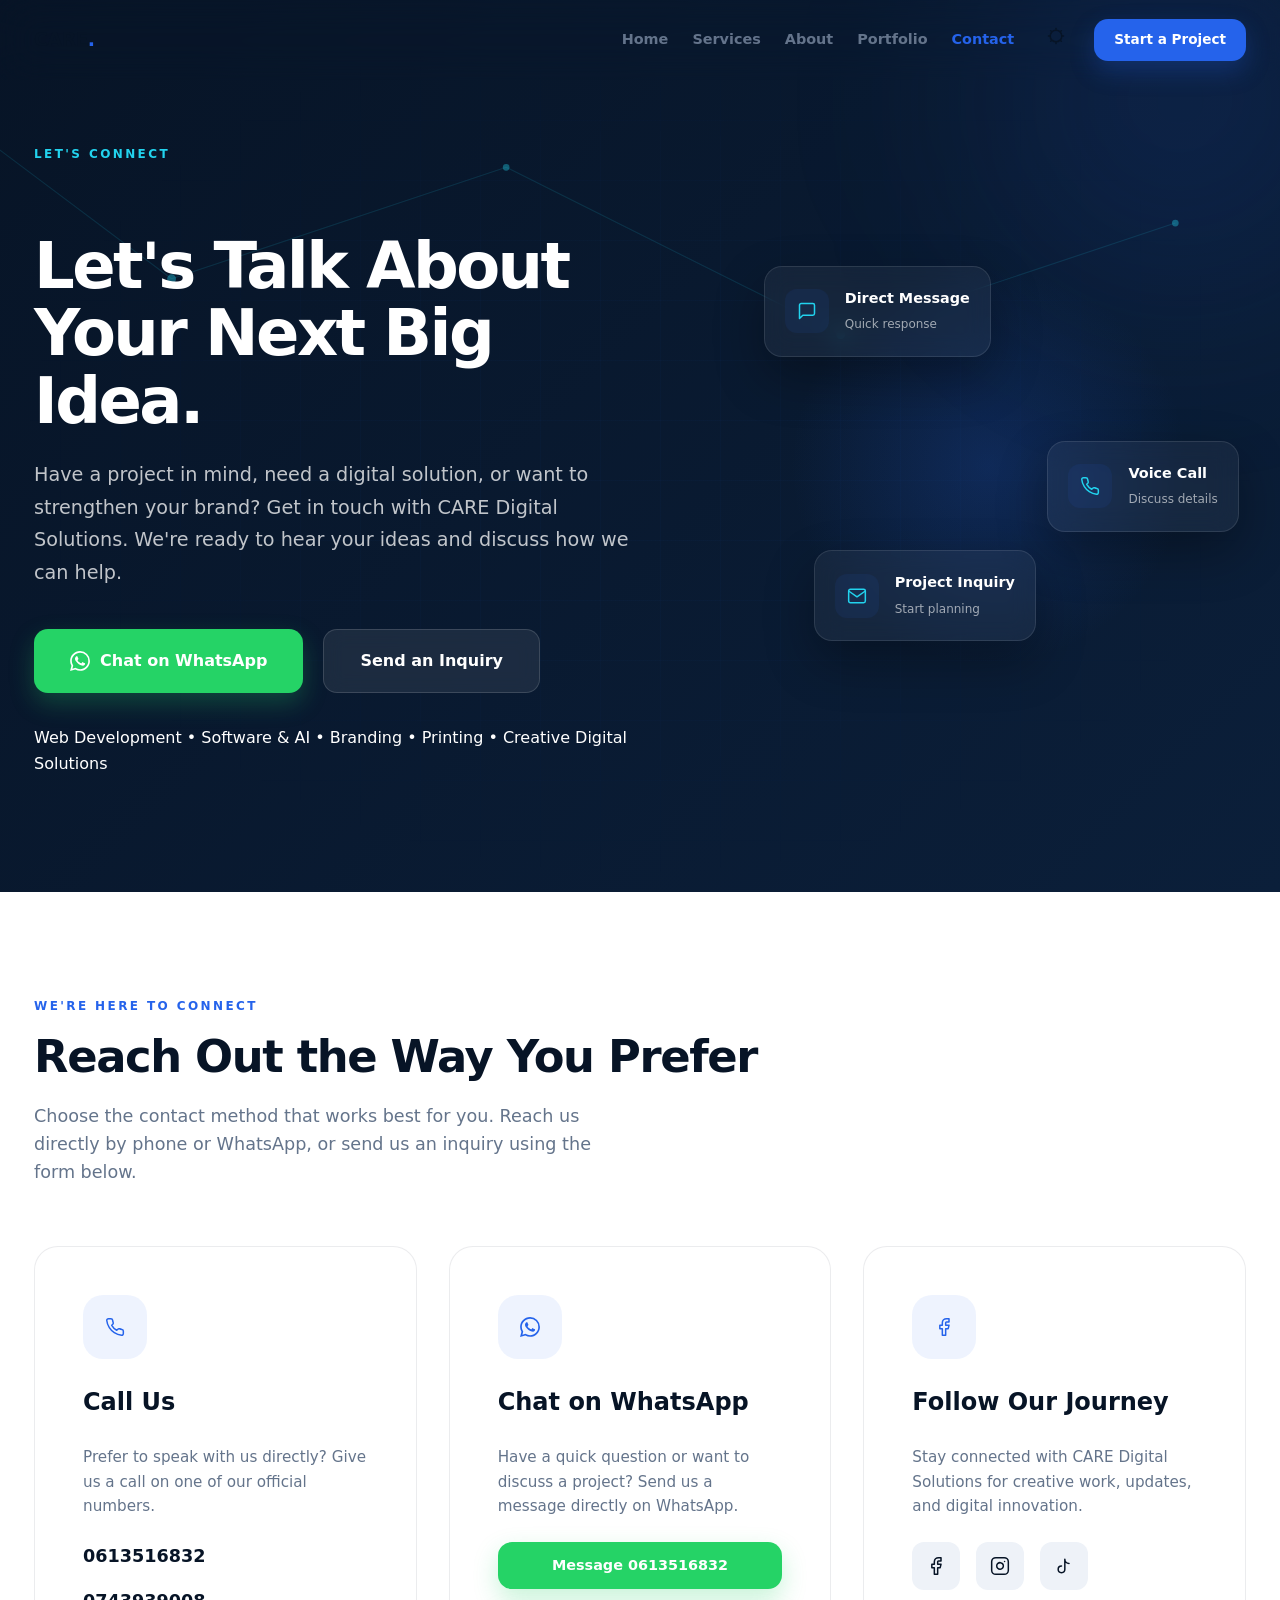
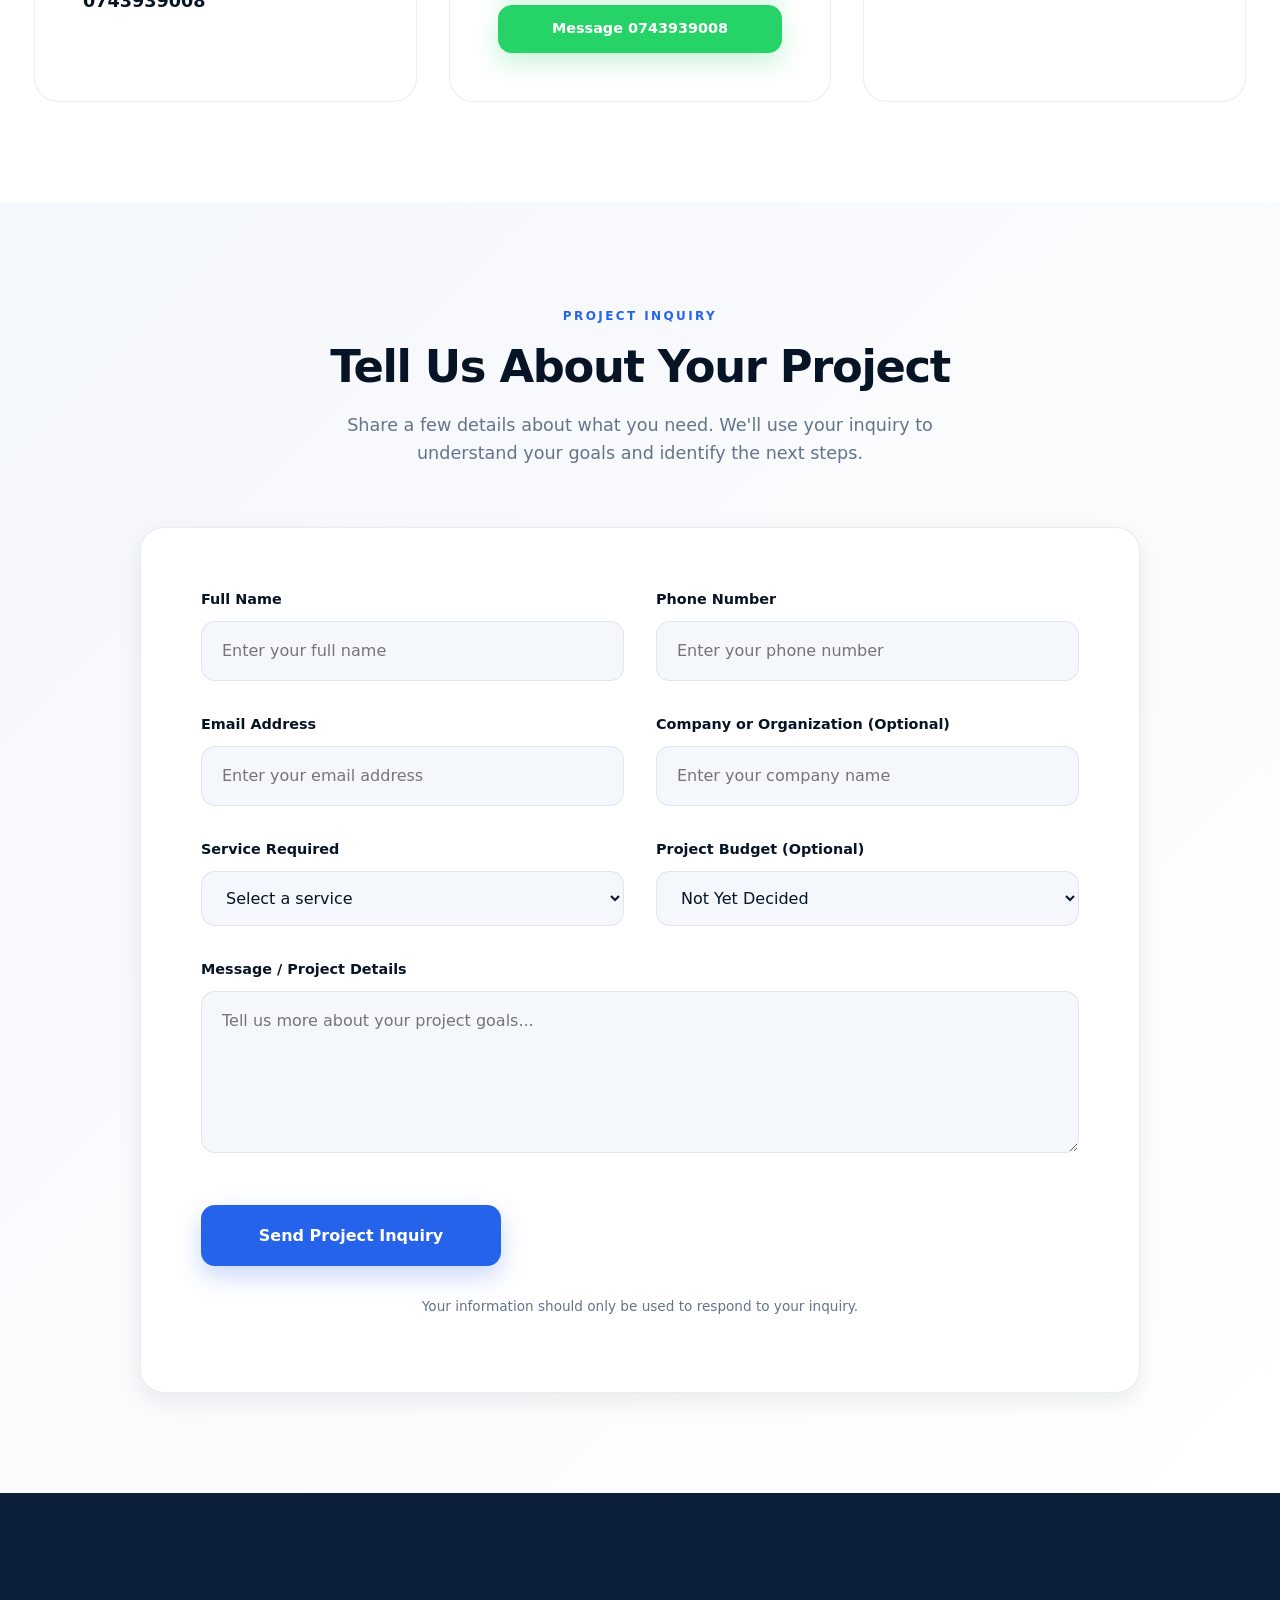
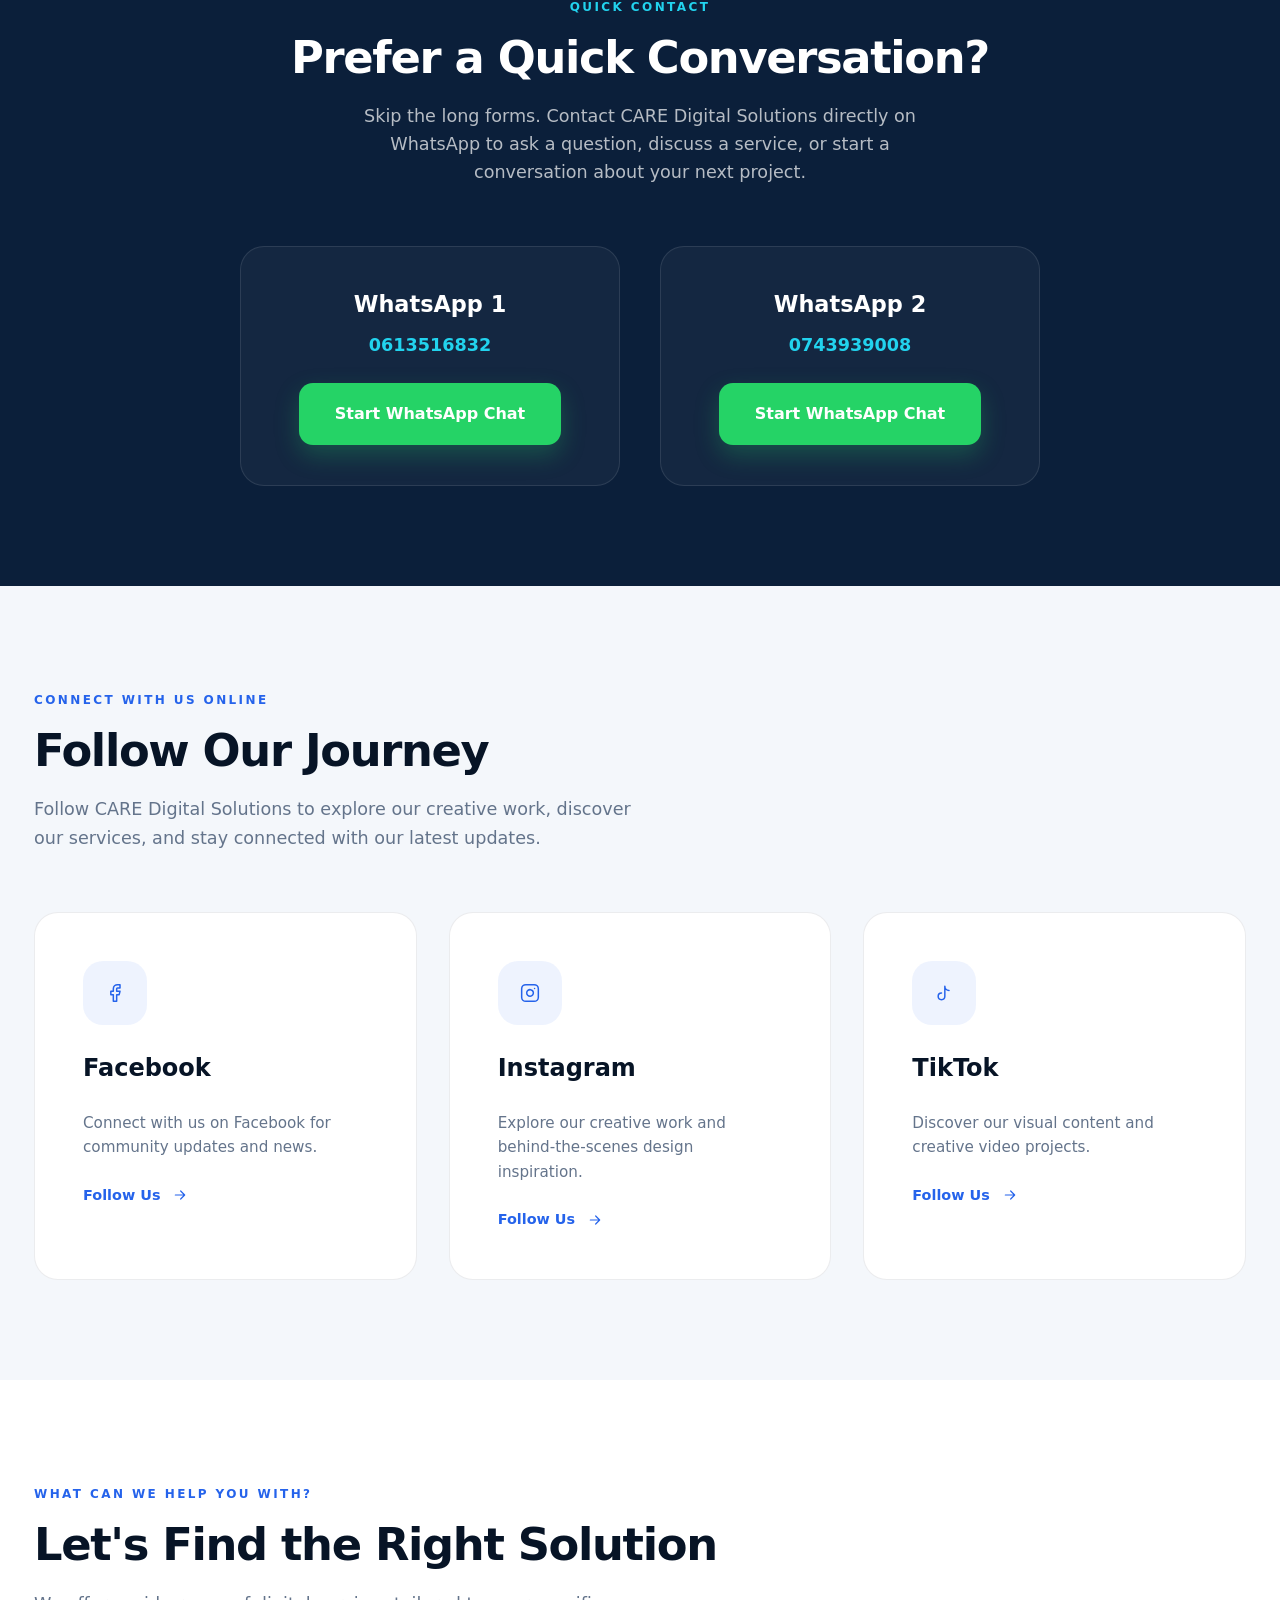
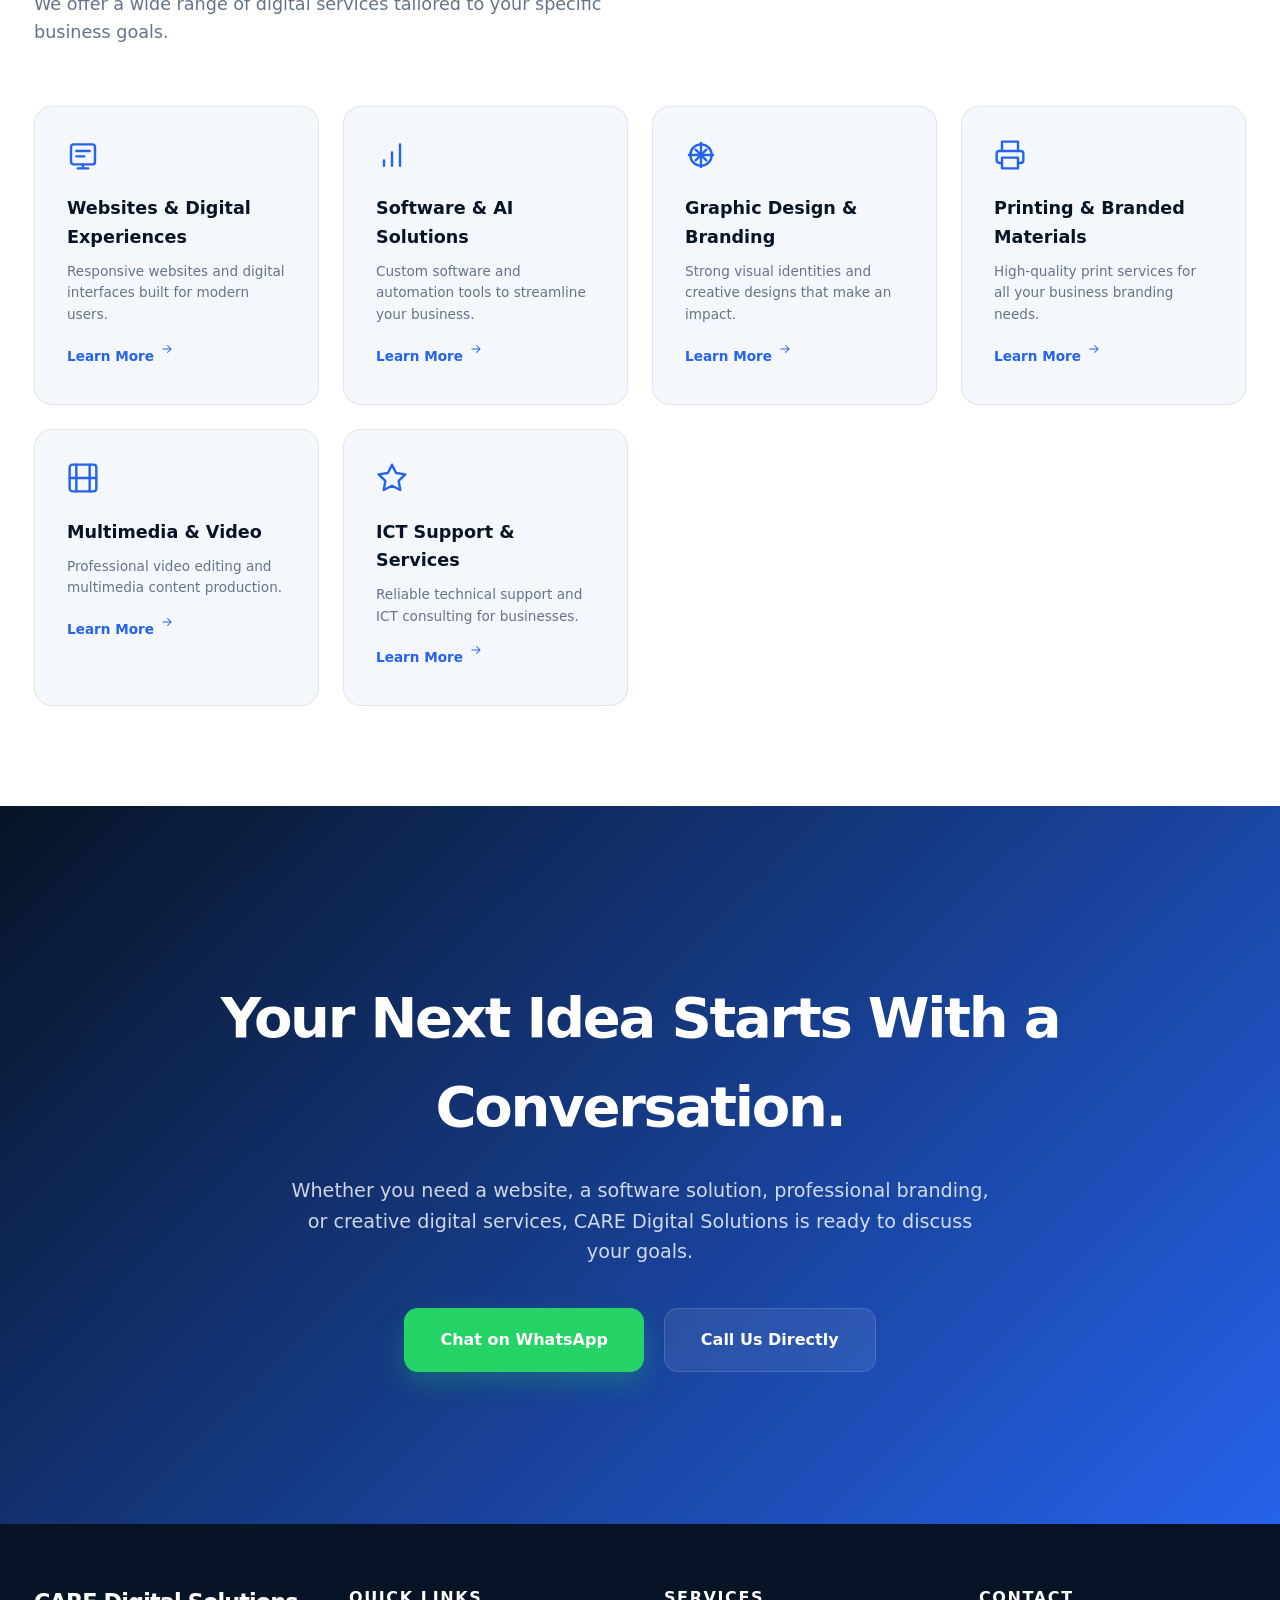
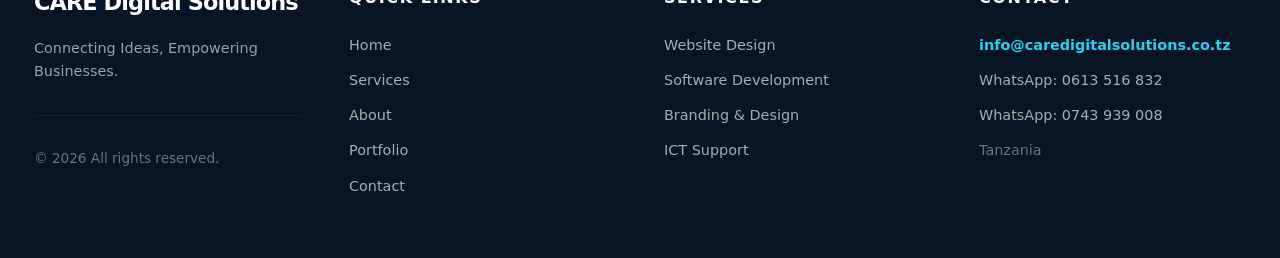
<file: contact.html>
<!DOCTYPE html>
<html lang="en" data-mode="light">
<head>
<meta charset="UTF-8">
<meta name="viewport" content="width=device-width, initial-scale=1">
<meta name="theme-color" content="#071426">
<meta name="description" content="Contact CARE Digital Solutions — Reach out for web design, software development, branding, and digital solutions. Let's talk about your next big idea.">
<meta name="keywords" content="contact, CARE Digital Solutions, Tanzania, web design, software development, branding, digital communication">
<meta name="author" content="CARE Digital Solutions">
<meta name="robots" content="index, follow">
<meta property="og:title" content="Contact Us — CARE Digital Solutions">
<meta property="og:description" content="Have a project in mind? Get in touch with CARE Digital Solutions for professional digital services.">
<meta property="og:type" content="website">
<meta property="og:url" content="https://caredigitalsolutions.co.tz/contact">
<meta name="twitter:card" content="summary_large_image">
<meta name="twitter:title" content="Contact Us — CARE Digital Solutions">
<meta name="twitter:description" content="Professional digital solutions and creative services. Let's discuss your project today.">
<link rel="canonical" href="https://caredigitalsolutions.co.tz/contact">
<title>Contact Us — CARE Digital Solutions</title>
<style>
/* ==========================================================
   CARE Digital Solutions — Premium Contact Page
   Vanilla HTML + CSS + JS | No framework or build step needed
   ========================================================== */
:root {
  color-scheme: light;
  --bg: #F4F7FB;
  --bg-elevated: #ffffff;
  --surface: rgba(255,255,255,.76);
  --surface-solid: #fff;
  --surface-soft: #eef2f8;
  --text: #071426;
  --muted: #64748B;
  --line: rgba(7,20,38,.08);
  --accent: #2563EB;
  --accent-2: #22D3EE;
  --accent-soft: rgba(37,99,235,.08);
  --hero-bg: #071426;
  --hero-bg-deep: #0B1F3A;
  --whatsapp: #25D366;
  --shadow: 0 18px 50px rgba(7,20,38,.12);
  --shadow-sm: 0 8px 24px rgba(7,20,38,.08);
  --header-height: 80px;
  --radius-xl: 24px;
  --radius-lg: 18px;
  --radius-md: 14px;
  --radius-sm: 10px;
  --transition: 280ms cubic-bezier(.2,.8,.2,1);
  --font: Inter, ui-sans-serif, system-ui, -apple-system, BlinkMacSystemFont, "Segoe UI", sans-serif;
}
html[data-mode="dark"] {
  color-scheme: dark;
  --bg:#071426;
  --bg-elevated:#0B1F3A;
  --surface:rgba(11,31,58,.78);
  --surface-solid:#0B1F3A;
  --surface-soft:#0d2847;
  --text:#f8fafc;
  --muted:#94a3b8;
  --line:rgba(255,255,255,.08);
  --accent-soft:rgba(37,99,235,.15);
  --shadow:0 18px 50px rgba(0,0,0,.3);
  --shadow-sm:0 8px 24px rgba(0,0,0,.2);
}
* { box-sizing:border-box; }
html { scroll-behavior:smooth; }
body {
  margin:0; min-height:100vh; font-family:var(--font); color:var(--text);
  background:var(--bg);
  line-height:1.6; transition:background-color var(--transition),color var(--transition);
}
button, input, select, textarea { font:inherit; }
button { color:inherit; }
a { color:inherit; text-decoration:none; }
button:focus-visible, a:focus-visible, input:focus-visible { outline:3px solid var(--accent-2); outline-offset:3px; }
.icon { width:20px; height:20px; display:inline-block; flex:none; fill:none; stroke:currentColor; stroke-width:1.8; stroke-linecap:round; stroke-linejoin:round; }
.skip-link { position:fixed; left:12px; top:-60px; z-index:999; padding:10px 14px; border-radius:10px; background:var(--surface-solid); }
.skip-link:focus { top:12px; }

/* Premium Header */
.topbar {
  height:var(--header-height);
  position:fixed;
  top:0;
  left:0;
  right:0;
  z-index:40;
  display:flex;
  align-items:center;
  gap:20px;
  padding:0 34px;
  background:transparent;
  backdrop-filter:blur(20px);
  -webkit-backdrop-filter:blur(20px);
  transition:all var(--transition);
}
.topbar.scrolled {
  background:rgba(255,255,255,.95);
  border-bottom:1px solid var(--line);
  box-shadow:var(--shadow-sm);
}
html[data-mode="dark"] .topbar.scrolled {
  background:rgba(7,20,38,.95);
}

.main-area {
  min-height:100vh;
  display:flex;
  flex-direction:column;
}
main {
  width:100%;
  max-width:100%;
  margin:0 auto;
  flex:1;
}

/* Section Common Styles */
.section { padding:100px 34px; position:relative; }
.section-header { max-width:800px; margin-bottom:60px; }
.section-eyebrow {
  display:inline-block; color:var(--accent); font-size:.75rem; font-weight:700;
  text-transform:uppercase; letter-spacing:.2em; margin-bottom:16px;
}
.section-title { font-size:clamp(2rem,4vw,2.8rem); font-weight:900; letter-spacing:-.03em; margin:0 0 20px; line-height:1.1; }
.section-description { color:var(--muted); font-size:1.1rem; max-width:600px; }

/* Contact Hero */
.contact-hero {
  position:relative;
  min-height:85vh;
  display:flex;
  align-items:center;
  background:linear-gradient(135deg,var(--hero-bg) 0%,var(--hero-bg-deep) 100%);
  overflow:hidden;
  padding:140px 34px 100px;
}
.contact-hero-bg { position:absolute; inset:0; overflow:hidden; pointer-events:none; }
.contact-hero-grid {
  position:absolute; inset:0;
  background-image:
    linear-gradient(rgba(37,99,235,.03) 1px,transparent 1px),
    linear-gradient(90deg,rgba(37,99,235,.03) 1px,transparent 1px);
  background-size:60px 60px;
  mask-image:radial-gradient(ellipse at center,black 30%,transparent 70%);
}
.contact-hero-glow {
  position:absolute; width:600px; height:600px; border-radius:50%;
  background:radial-gradient(circle,rgba(37,99,235,.15) 0%,transparent 70%);
  top:-200px; right:-200px; filter:blur(80px);
}
.contact-hero-network { position:absolute; inset:0; width:100%; height:100%; opacity:.75; }
.contact-hero-network line { stroke:rgba(34,211,238,.18); stroke-width:1; }
.contact-hero-network circle { fill:var(--accent-2); opacity:.5; animation:nodePulse 5s ease-in-out infinite; }
@keyframes nodePulse { 0%,100%{opacity:.25;} 50%{opacity:.9;} }

.contact-hero-content {
  position:relative; z-index:2; max-width:1400px; margin:0 auto;
  display:grid; grid-template-columns:1.2fr 1fr; gap:80px; align-items:center;
}
.contact-hero-text { color:#fff; }
.contact-hero-title { font-size:clamp(2.5rem,5vw,4.5rem); font-weight:900; letter-spacing:-.04em; line-height:1.05; margin-bottom:24px; }
.contact-hero-description { font-size:1.2rem; line-height:1.7; color:rgba(255,255,255,.75); margin-bottom:40px; max-width:620px; }
.contact-hero-actions { display:flex; gap:20px; flex-wrap:wrap; margin-bottom:32px; }

.btn {
  display:inline-flex; align-items:center; justify-content:center; gap:10px;
  padding:18px 36px; border-radius:var(--radius-md); font-weight:700; font-size:1rem;
  transition:all var(--transition); cursor:pointer; border:none;
}
.btn-primary { background:var(--accent); color:#fff; box-shadow:0 10px 25px rgba(37,99,235,.25); }
.btn-primary:hover { transform:translateY(-3px); box-shadow:0 15px 30px rgba(37,99,235,.35); background:#1d4ed8; }
.btn-secondary { background:rgba(255,255,255,.08); color:#fff; backdrop-filter:blur(10px); border:1px solid rgba(255,255,255,.14); }
.btn-secondary:hover { background:rgba(255,255,255,.14); transform:translateY(-3px); }
.btn-whatsapp { background:var(--whatsapp); color:#fff; box-shadow:0 10px 25px rgba(37,211,102,.25); }
.btn-whatsapp:hover { transform:translateY(-3px); box-shadow:0 15px 30px rgba(37,211,102,.35); opacity:.9; }

/* Hero Visual Illustration */
.contact-hero-visual { position:relative; display:flex; align-items:center; justify-content:center; }
.comm-illustration { position:relative; width:100%; max-width:500px; aspect-ratio:1; }
.comm-orb {
  position:absolute; inset:10%; border-radius:50%;
  background:radial-gradient(circle at 50% 50%,rgba(37,99,235,.2) 0%,transparent 70%);
  animation:float 8s ease-in-out infinite;
}
.comm-card {
  position:absolute; padding:20px; border-radius:var(--radius-lg);
  background:rgba(255,255,255,.05); border:1px solid rgba(255,255,255,.1);
  backdrop-filter:blur(12px); box-shadow:0 20px 50px rgba(0,0,0,.3);
  display:flex; align-items:center; gap:16px; color:#fff;
  animation:float 6s ease-in-out infinite;
}
.comm-card.c1 { top:10%; left:5%; animation-delay:0s; }
.comm-card.c2 { top:45%; right:0; animation-delay:1.5s; }
.comm-card.c3 { bottom:15%; left:15%; animation-delay:3s; }
.comm-card .icon-box {
  width:44px; height:44px; border-radius:12px; display:grid; place-items:center;
  background:var(--accent-soft); color:var(--accent-2);
}
.comm-card b { font-size:.9rem; display:block; }
.comm-card span { font-size:.75rem; color:rgba(255,255,255,.6); }

@keyframes float { 0%,100%{transform:translateY(0);} 50%{transform:translateY(-20px);} }

/* Contact Cards */
.info-section { background:var(--bg-elevated); }
.info-grid { display:grid; grid-template-columns:repeat(auto-fit,minmax(320px,1fr)); gap:32px; }
.info-card {
  padding:48px; border-radius:var(--radius-xl); background:var(--surface-solid);
  border:1px solid var(--line); transition:all var(--transition);
  display:flex; flex-direction:column; gap:24px;
}
.info-card:hover { transform:translateY(-8px); border-color:var(--accent); box-shadow:var(--shadow); }
.info-icon {
  width:64px; height:64px; border-radius:20px; display:grid; place-items:center;
  background:var(--accent-soft); color:var(--accent);
}
.info-card h3 { font-size:1.5rem; font-weight:800; margin:0; }
.info-card p { color:var(--muted); margin:0; font-size:.95rem; line-height:1.6; }
.info-links { display:flex; flex-direction:column; gap:16px; }
.info-link {
  display:flex; align-items:center; gap:12px; font-weight:700; font-size:1.1rem;
  color:var(--text); transition:color var(--transition);
}
.info-link:hover { color:var(--accent); }
.social-links { display:flex; gap:16px; }
.social-btn {
  width:48px; height:48px; border-radius:12px; display:grid; place-items:center;
  background:var(--surface-soft); color:var(--text); transition:all var(--transition);
}
.social-btn:hover { background:var(--accent); color:#fff; transform:translateY(-3px); }

/* Contact Form */
.form-section { background:linear-gradient(135deg,var(--bg) 0%,var(--bg-elevated) 100%); }
.form-container {
  max-width:1000px; margin:0 auto; padding:60px; border-radius:var(--radius-xl);
  background:var(--surface-solid); border:1px solid var(--line); box-shadow:var(--shadow-sm);
}
.contact-form { display:grid; grid-template-columns:1fr 1fr; gap:32px; }
.form-group { display:flex; flex-direction:column; gap:10px; }
.form-group.full { grid-column:span 2; }
.form-group label { font-size:.9rem; font-weight:700; color:var(--text); }
.form-group input, .form-group select, .form-group textarea {
  padding:16px 20px; border-radius:var(--radius-md); border:1px solid var(--line);
  background:var(--bg); color:var(--text); transition:all var(--transition);
}
.form-group input:focus, .form-group select:focus, .form-group textarea:focus {
  outline:none; border-color:var(--accent); box-shadow:0 0 0 4px var(--accent-soft);
}
.form-privacy { font-size:.85rem; color:var(--muted); margin-top:20px; }

/* Quick WhatsApp Section */
.whatsapp-section { background:var(--hero-bg-deep); color:#fff; text-align:center; }
.whatsapp-grid { display:flex; justify-content:center; gap:40px; flex-wrap:wrap; margin-top:48px; }
.whatsapp-box {
  padding:40px; border-radius:var(--radius-xl); background:rgba(255,255,255,.04);
  border:1px solid rgba(255,255,255,.1); max-width:380px; width:100%;
}
.whatsapp-box h4 { font-size:1.4rem; margin:0 0 8px; }
.whatsapp-box .num { font-size:1.1rem; color:var(--accent-2); font-weight:700; margin-bottom:24px; display:block; }

/* Services Shortcut */
.services-section { background:var(--bg-elevated); }
.services-grid { display:grid; grid-template-columns:repeat(auto-fit,minmax(280px,1fr)); gap:24px; }
.service-item {
  padding:32px; border-radius:var(--radius-lg); background:var(--bg);
  border:1px solid var(--line); transition:all var(--transition);
}
.service-item:hover { background:var(--surface-solid); border-color:var(--accent); transform:translateY(-4px); }
.service-item .icon { color:var(--accent); margin-bottom:16px; }
.service-item h4 { font-size:1.1rem; font-weight:800; margin:0 0 10px; }
.service-item p { font-size:.85rem; color:var(--muted); margin:0 0 16px; line-height:1.6; }
.service-item .link { font-size:.85rem; font-weight:700; color:var(--accent); display:flex; align-items:center; gap:6px; }

/* Final CTA */
.final-cta {
  background:linear-gradient(135deg,var(--hero-bg) 0%,var(--accent) 100%);
  padding:120px 34px; text-align:center; color:#fff; overflow:hidden;
}
.cta-title { font-size:clamp(2.2rem,5vw,3.5rem); font-weight:900; margin-bottom:24px; letter-spacing:-.04em; }
.cta-desc { font-size:1.2rem; color:rgba(255,255,255,.8); max-width:700px; margin:0 auto 40px; }

/* Footer */
footer { background:var(--hero-bg); color:#fff; padding:60px 34px; border-top:1px solid var(--line); }
.footer-content {
  max-width:1400px; margin:0 auto; display:grid; grid-template-columns:repeat(auto-fit,minmax(200px,1fr)); gap:48px;
}
.footer-brand { font-weight:900; font-size:1.4rem; letter-spacing:-.04em; margin-bottom:16px; }
.footer-tagline { color:rgba(255,255,255,.6); font-size:.9rem; margin-bottom:24px; }
.footer-heading { font-weight:700; font-size:1rem; margin-bottom:24px; color:#fff; text-transform:uppercase; letter-spacing:.1em; }
.footer-links { display:flex; flex-direction:column; gap:12px; }
.footer-link { color:rgba(255,255,255,.65); font-size:.9rem; transition:color var(--transition); }
.footer-link:hover { color:var(--accent-2); }
.footer-copyright { margin-top:32px; padding-top:32px; border-top:1px solid rgba(255,255,255,.05); font-size:.85rem; color:rgba(255,255,255,.4); }

/* Reveal Animation */
.reveal { opacity:0; transform:translateY(20px); transition:all .6s cubic-bezier(.2,.8,.2,1); }
.reveal.visible { opacity:1; transform:none; }

/* Responsive */
@media (max-width:1024px) {
  .contact-hero-content { grid-template-columns:1fr; text-align:center; gap:60px; }
  .contact-hero-description { margin-left:auto; margin-right:auto; }
  .contact-hero-actions { justify-content:center; }
  .contact-form { grid-template-columns:1fr; }
  .form-group.full { grid-column:span 1; }
  .form-container { padding:40px 24px; }
}
@media (max-width:768px) {
  .section { padding:80px 20px; }
  .topbar { padding:0 20px; }
  .topbar nav { display:none; }
  .info-card { padding:32px 24px; }
}

@media (prefers-reduced-motion: reduce) {
  *, *::before, *::after { animation-duration: 0.01ms !important; transition-duration: 0.01ms !important; scroll-behavior: auto !important; }
  .reveal { opacity: 1; transform: none; }
}

/* Back to Top Button */
.back-to-top {
  position: fixed;
  bottom: 28px;
  right: 28px;
  z-index: 90;
  width: 48px;
  height: 48px;
  padding: 0;
  display: flex;
  align-items: center;
  justify-content: center;
  border: none;
  border-radius: 50%;
  color: #fff;
  cursor: pointer;
  background: linear-gradient(135deg, var(--accent) 0%, #00D4FF 100%);
  box-shadow: 0 10px 26px rgba(37,99,235,.32), inset 0 0 0 1px rgba(255,255,255,.16);
  opacity: 0;
  visibility: hidden;
  transform: translateY(16px) scale(.92);
  transition: opacity .35s cubic-bezier(.2,.8,.2,1), transform .35s cubic-bezier(.2,.8,.2,1), box-shadow .35s ease, visibility .35s;
  -webkit-tap-highlight-color: transparent;
}
.back-to-top.visible {
  opacity: 1;
  visibility: visible;
  transform: translateY(0) scale(1);
}
.back-to-top:hover {
  transform: translateY(-4px) scale(1.06);
  background: linear-gradient(135deg, var(--accent) 0%, #22D3EE 100%);
  box-shadow: 0 16px 36px rgba(37,99,235,.45), 0 0 22px rgba(0,212,255,.65);
}
.back-to-top:active {
  transform: translateY(-1px) scale(1);
}
.back-to-top svg {
  width: 22px;
  height: 22px;
  transition: transform var(--transition);
}
.back-to-top:hover svg {
  transform: translateY(-2px);
}
html[data-mode="dark"] .back-to-top {
  box-shadow: 0 10px 26px rgba(0,0,0,.5), 0 0 16px rgba(0,212,255,.35);
}
html[data-mode="dark"] .back-to-top:hover {
  box-shadow: 0 16px 36px rgba(0,0,0,.55), 0 0 26px rgba(0,212,255,.6);
}
@media (max-width: 768px) {
  .back-to-top {
    bottom: 20px;
    right: 20px;
    width: 44px;
    height: 44px;
  }
  .back-to-top svg {
    width: 20px;
    height: 20px;
  }
}
@media (prefers-reduced-motion: reduce) {
  .back-to-top {
    transform: none;
    transition: opacity .01ms linear, visibility .01ms linear;
  }
  .back-to-top.visible,
  .back-to-top:hover,
  .back-to-top:active {
    transform: none;
  }
}
</style>
</head>
<body>
<a class="skip-link" href="#main-content">Skip to content</a>

<header class="topbar">
  <a href="index.html" style="font-weight:900;font-size:1.2rem;letter-spacing:-.04em;color:var(--text)">CARE<span style="color:var(--accent)">.</span></a>
  <div style="flex:1"></div>
  <nav style="display:flex;gap:24px;align-items:center">
    <a href="index.html" style="color:inherit;text-decoration:none;font-weight:600;font-size:.9rem;color:var(--muted)">Home</a>
    <a href="services.html" style="color:inherit;text-decoration:none;font-weight:600;font-size:.9rem;color:var(--muted)">Services</a>
    <a href="about.html" style="color:inherit;text-decoration:none;font-weight:600;font-size:.9rem;color:var(--muted)">About</a>
    <a href="portfolio.html" style="color:inherit;text-decoration:none;font-weight:600;font-size:.9rem;color:var(--muted)">Portfolio</a>
    <a href="contact.html" style="color:inherit;text-decoration:none;font-weight:700;font-size:.9rem;color:var(--accent)">Contact</a>
    <button id="themeToggle" style="background:none;border:none;cursor:pointer;padding:8px;color:var(--text)" aria-label="Toggle theme">
      <svg class="icon" viewBox="0 0 24 24"><path d="M12 3v1m0 16v1m9-9h-1M4 12H3m15.364-6.364l-.707.707M6.343 17.657l-.707.707m0-12.728l.707.707m11.314 11.314l.707.707M12 5a7 7 0 100 14 7 7 0 000-14z"/></svg>
    </button>
  </nav>
  <a href="contact.html" class="btn btn-primary" style="padding:10px 20px;font-size:.85rem">Start a Project</a>
</header>

<div class="main-area">
  <main id="main-content">
    <!-- Hero Section -->
    <section class="contact-hero">
      <div class="contact-hero-bg">
        <div class="contact-hero-grid"></div>
        <div class="contact-hero-glow"></div>
        <svg class="contact-hero-network" viewBox="0 0 1440 800" preserveAspectRatio="xMidYMid slice">
          <line x1="100" y1="100" x2="300" y2="250" />
          <line x1="300" y1="250" x2="600" y2="150" />
          <line x1="600" y1="150" x2="900" y2="300" />
          <line x1="900" y1="300" x2="1200" y2="200" />
          <circle cx="100" cy="100" r="3" />
          <circle cx="300" cy="250" r="4" />
          <circle cx="600" cy="150" r="3" />
          <circle cx="900" cy="300" r="4" />
          <circle cx="1200" cy="200" r="3" />
        </svg>
      </div>
      <div class="contact-hero-content">
        <div class="contact-hero-text reveal">
          <span class="section-eyebrow" style="color:var(--accent-2)">Let's Connect</span>
          <h1 class="contact-hero-title">Let's Talk About Your Next Big Idea.</h1>
          <p class="contact-hero-description">Have a project in mind, need a digital solution, or want to strengthen your brand? Get in touch with CARE Digital Solutions. We're ready to hear your ideas and discuss how we can help.</p>
          <div class="contact-hero-actions">
            <a href="https://wa.me/255613516832?text=Hello%20CARE%20Digital%20Solutions%2C%20I%20would%20like%20to%20inquire%20about%20your%20services." class="btn btn-whatsapp">
              <svg class="icon" viewBox="0 0 24 24" style="fill:currentColor;stroke:none"><path d="M17.472 14.382c-.297-.149-1.758-.867-2.03-.967-.273-.099-.471-.148-.67.15-.197.297-.767.966-.94 1.164-.173.199-.347.223-.644.075-.297-.15-1.255-.463-2.39-1.475-.883-.788-1.48-1.761-1.653-2.059-.173-.297-.018-.458.13-.606.134-.133.298-.347.446-.52.149-.174.198-.298.298-.497.099-.198.05-.371-.025-.52-.075-.149-.669-1.612-.916-2.207-.242-.579-.487-.5-.669-.51-.173-.008-.371-.01-.57-.01-.198 0-.52.074-.792.372-.272.297-1.04 1.016-1.04 2.479 0 1.462 1.065 2.875 1.213 3.074.149.198 2.096 3.2 5.077 4.487.709.306 1.262.489 1.694.625.712.227 1.36.195 1.871.118.571-.085 1.758-.719 2.006-1.413.248-.694.248-1.289.173-1.413-.074-.124-.272-.198-.57-.347m-5.421 7.403h-.004a9.87 9.87 0 01-5.031-1.378l-.361-.214-3.741.982.998-3.648-.235-.374a9.86 9.86 0 01-1.51-5.26c.001-5.45 4.436-9.884 9.888-9.884 2.64 0 5.122 1.03 6.988 2.898a9.825 9.825 0 012.893 6.994c-.003 5.45-4.437 9.884-9.885 9.884m8.413-18.297A11.815 11.815 0 0012.05 0C5.495 0 .16 5.335.157 11.892c0 2.096.547 4.142 1.588 5.945L.057 24l6.305-1.654a11.882 11.882 0 005.683 1.448h.005c6.554 0 11.89-5.335 11.893-11.893a11.821 11.821 0 00-3.48-8.413Z"/></svg>
              Chat on WhatsApp
            </a>
            <a href="#inquiry-form" class="btn btn-secondary">Send an Inquiry</a>
          </div>
          <p class="contact-hero-trust">Web Development • Software & AI • Branding • Printing • Creative Digital Solutions</p>
        </div>
        <div class="contact-hero-visual reveal">
          <div class="comm-illustration">
            <div class="comm-orb"></div>
            <div class="comm-card c1">
              <div class="icon-box"><svg class="icon" viewBox="0 0 24 24"><path d="M21 15a2 2 0 0 1-2 2H7l-4 4V5a2 2 0 0 1 2-2h14a2 2 0 0 1 2 2z"/></svg></div>
              <div><b>Direct Message</b><span>Quick response</span></div>
            </div>
            <div class="comm-card c2">
              <div class="icon-box"><svg class="icon" viewBox="0 0 24 24"><path d="M22 16.92v3a2 2 0 0 1-2.18 2 19.79 19.79 0 0 1-8.63-3.07 19.5 19.5 0 0 1-6-6 19.79 19.79 0 0 1-3.07-8.67A2 2 0 0 1 4.11 2h3a2 2 0 0 1 2 1.72 12.84 12.84 0 0 0 .7 2.81 2 2 0 0 1-.45 2.11L8.09 9.91a16 16 0 0 0 6 6l1.27-1.27a2 2 0 0 1 2.11-.45 12.84 12.84 0 0 0 2.81.7A2 2 0 0 1 22 16.92z"/></svg></div>
              <div><b>Voice Call</b><span>Discuss details</span></div>
            </div>
            <div class="comm-card c3">
              <div class="icon-box"><svg class="icon" viewBox="0 0 24 24"><path d="M4 4h16c1.1 0 2 .9 2 2v12c0 1.1-.9 2-2 2H4c-1.1 0-2-.9-2-2V6c0-1.1.9-2 2-2z"/><path d="M22 6l-10 7L2 6"/></svg></div>
              <div><b>Project Inquiry</b><span>Start planning</span></div>
            </div>
          </div>
        </div>
      </div>
    </section>

    <!-- Contact Info Section -->
    <section class="section info-section">
      <div class="section-header reveal">
        <span class="section-eyebrow">We're Here to Connect</span>
        <h2 class="section-title">Reach Out the Way You Prefer</h2>
        <p class="section-description">Choose the contact method that works best for you. Reach us directly by phone or WhatsApp, or send us an inquiry using the form below.</p>
      </div>
      <div class="info-grid">
        <!-- Call Us -->
        <div class="info-card reveal">
          <div class="info-icon"><svg class="icon" viewBox="0 0 24 24"><path d="M22 16.92v3a2 2 0 0 1-2.18 2 19.79 19.79 0 0 1-8.63-3.07 19.5 19.5 0 0 1-6-6 19.79 19.79 0 0 1-3.07-8.67A2 2 0 0 1 4.11 2h3a2 2 0 0 1 2 1.72 12.84 12.84 0 0 0 .7 2.81 2 2 0 0 1-.45 2.11L8.09 9.91a16 16 0 0 0 6 6l1.27-1.27a2 2 0 0 1 2.11-.45 12.84 12.84 0 0 0 2.81.7A2 2 0 0 1 22 16.92z"/></svg></div>
          <h3>Call Us</h3>
          <p>Prefer to speak with us directly? Give us a call on one of our official numbers.</p>
          <div class="info-links">
            <a href="tel:+255613516832" class="info-link">0613516832</a>
            <a href="tel:+255743939008" class="info-link">0743939008</a>
          </div>
        </div>
        <!-- WhatsApp -->
        <div class="info-card reveal">
          <div class="info-icon"><svg class="icon" viewBox="0 0 24 24" style="fill:currentColor;stroke:none"><path d="M17.472 14.382c-.297-.149-1.758-.867-2.03-.967-.273-.099-.471-.148-.67.15-.197.297-.767.966-.94 1.164-.173.199-.347.223-.644.075-.297-.15-1.255-.463-2.39-1.475-.883-.788-1.48-1.761-1.653-2.059-.173-.297-.018-.458.13-.606.134-.133.298-.347.446-.52.149-.174.198-.298.298-.497.099-.198.05-.371-.025-.52-.075-.149-.669-1.612-.916-2.207-.242-.579-.487-.5-.669-.51-.173-.008-.371-.01-.57-.01-.198 0-.52.074-.792.372-.272.297-1.04 1.016-1.04 2.479 0 1.462 1.065 2.875 1.213 3.074.149.198 2.096 3.2 5.077 4.487.709.306 1.262.489 1.694.625.712.227 1.36.195 1.871.118.571-.085 1.758-.719 2.006-1.413.248-.694.248-1.289.173-1.413-.074-.124-.272-.198-.57-.347m-5.421 7.403h-.004a9.87 9.87 0 01-5.031-1.378l-.361-.214-3.741.982.998-3.648-.235-.374a9.86 9.86 0 01-1.51-5.26c.001-5.45 4.436-9.884 9.888-9.884 2.64 0 5.122 1.03 6.988 2.898a9.825 9.825 0 012.893 6.994c-.003 5.45-4.437 9.884-9.885 9.884m8.413-18.297A11.815 11.815 0 0012.05 0C5.495 0 .16 5.335.157 11.892c0 2.096.547 4.142 1.588 5.945L.057 24l6.305-1.654a11.882 11.882 0 005.683 1.448h.005c6.554 0 11.89-5.335 11.893-11.893a11.821 11.821 0 00-3.48-8.413Z"/></svg></div>
          <h3>Chat on WhatsApp</h3>
          <p>Have a quick question or want to discuss a project? Send us a message directly on WhatsApp.</p>
          <div class="info-links">
            <a href="https://wa.me/255613516832?text=Hello%20CARE%20Digital%20Solutions%2C%20I%20would%20like%20to%20inquire%20about%20your%20services." class="btn btn-whatsapp" style="padding:12px 24px;font-size:.9rem">Message 0613516832</a>
            <a href="https://wa.me/255743939008?text=Hello%20CARE%20Digital%20Solutions%2C%20I%20would%20like%20to%20inquire%20about%20your%20services." class="btn btn-whatsapp" style="padding:12px 24px;font-size:.9rem">Message 0743939008</a>
          </div>
        </div>
        <!-- Social Media -->
        <div class="info-card reveal">
          <div class="info-icon"><svg class="icon" viewBox="0 0 24 24"><path d="M18 2h-3a5 5 0 0 0-5 5v3H7v4h3v8h4v-8h3l1-4h-4V7a1 1 0 0 1 1-1h3z"/></svg></div>
          <h3>Follow Our Journey</h3>
          <p>Stay connected with CARE Digital Solutions for creative work, updates, and digital innovation.</p>
          <div class="social-links">
            <a href="#" class="social-btn" aria-label="Facebook"><svg class="icon" viewBox="0 0 24 24"><path d="M18 2h-3a5 5 0 0 0-5 5v3H7v4h3v8h4v-8h3l1-4h-4V7a1 1 0 0 1 1-1h3z"/></svg></a>
            <a href="#" class="social-btn" aria-label="Instagram"><svg class="icon" viewBox="0 0 24 24"><rect x="2" y="2" width="20" height="20" rx="5" ry="5"/><path d="M16 11.37A4 4 0 1 1 12.63 8 4 4 0 0 1 16 11.37z"/><line x1="17.5" y1="6.5" x2="17.51" y2="6.5"/></svg></a>
            <a href="#" class="social-btn" aria-label="TikTok"><svg class="icon" viewBox="0 0 24 24"><path d="M9 12a4 4 0 1 0 4 4V4a5 5 0 0 0 5 5"/></svg></a>
          </div>
        </div>
      </div>
    </section>

    <!-- Contact Form Section -->
    <section id="inquiry-form" class="section form-section">
      <div class="section-header reveal" style="margin-left:auto;margin-right:auto;text-align:center">
        <span class="section-eyebrow">Project Inquiry</span>
        <h2 class="section-title">Tell Us About Your Project</h2>
        <p class="section-description" style="margin-left:auto;margin-right:auto">Share a few details about what you need. We'll use your inquiry to understand your goals and identify the next steps.</p>
      </div>
      <div class="form-container reveal">
        <form class="contact-form" id="contactForm">
          <div class="form-group">
            <label for="name">Full Name</label>
            <input type="text" id="name" name="name" placeholder="Enter your full name" required>
          </div>
          <div class="form-group">
            <label for="phone">Phone Number</label>
            <input type="tel" id="phone" name="phone" placeholder="Enter your phone number" required>
          </div>
          <div class="form-group">
            <label for="email">Email Address</label>
            <input type="email" id="email" name="email" placeholder="Enter your email address" required>
          </div>
          <div class="form-group">
            <label for="company">Company or Organization (Optional)</label>
            <input type="text" id="company" name="company" placeholder="Enter your company name">
          </div>
          <div class="form-group">
            <label for="service">Service Required</label>
            <select id="service" name="service" required>
              <option value="" disabled selected>Select a service</option>
              <option value="web">Website Design & Development</option>
              <option value="software">Software Development</option>
              <option value="ai">AI & Automation</option>
              <option value="branding">Graphic Design & Branding</option>
              <option value="printing">Printing & Branded Materials</option>
              <option value="stationery">Stationery Services</option>
              <option value="multimedia">Multimedia & Video Editing</option>
              <option value="ict">ICT Support</option>
              <option value="other">Other / Not Sure Yet</option>
            </select>
          </div>
          <div class="form-group">
            <label for="budget">Project Budget (Optional)</label>
            <select id="budget" name="budget">
              <option value="undecided">Not Yet Decided</option>
              <option value="below-100k">Below TZS 100,000</option>
              <option value="100k-500k">TZS 100,000–500,000</option>
              <option value="500k-1m">TZS 500,000–1,000,000</option>
              <option value="above-1m">Above TZS 1,000,000</option>
            </select>
          </div>
          <div class="form-group full">
            <label for="message">Message / Project Details</label>
            <textarea id="message" name="message" rows="5" placeholder="Tell us more about your project goals..." required></textarea>
          </div>
          <div class="form-group full" style="text-align:center;margin-top:20px">
            <button type="submit" class="btn btn-primary" style="width:100%;max-width:300px">Send Project Inquiry</button>
            <p class="form-privacy">Your information should only be used to respond to your inquiry.</p>
          </div>
        </form>
      </div>
    </section>

    <!-- Quick WhatsApp Inquiry Section -->
    <section class="section whatsapp-section">
      <div class="section-header reveal" style="margin-left:auto;margin-right:auto;text-align:center">
        <span class="section-eyebrow" style="color:var(--accent-2)">Quick Contact</span>
        <h2 class="section-title" style="color:#fff">Prefer a Quick Conversation?</h2>
        <p class="section-description" style="color:rgba(255,255,255,.7);margin-left:auto;margin-right:auto">Skip the long forms. Contact CARE Digital Solutions directly on WhatsApp to ask a question, discuss a service, or start a conversation about your next project.</p>
      </div>
      <div class="whatsapp-grid">
        <div class="whatsapp-box reveal">
          <h4>WhatsApp 1</h4>
          <span class="num">0613516832</span>
          <a href="https://wa.me/255613516832?text=Hello%20CARE%20Digital%20Solutions%2C%20I%20would%20like%20to%20inquire%20about%20your%20services." class="btn btn-whatsapp">Start WhatsApp Chat</a>
        </div>
        <div class="whatsapp-box reveal" style="animation-delay:.2s">
          <h4>WhatsApp 2</h4>
          <span class="num">0743939008</span>
          <a href="https://wa.me/255743939008?text=Hello%20CARE%20Digital%20Solutions%2C%20I%20would%20like%20to%20inquire%20about%20your%20services." class="btn btn-whatsapp">Start WhatsApp Chat</a>
        </div>
      </div>
    </section>

    <!-- Social Media Section -->
    <section class="section social-section">
      <div class="section-header reveal">
        <span class="section-eyebrow">Connect With Us Online</span>
        <h2 class="section-title">Follow Our Journey</h2>
        <p class="section-description">Follow CARE Digital Solutions to explore our creative work, discover our services, and stay connected with our latest updates.</p>
      </div>
      <div class="info-grid">
        <a href="#" class="info-card reveal">
          <div class="info-icon"><svg class="icon" viewBox="0 0 24 24"><path d="M18 2h-3a5 5 0 0 0-5 5v3H7v4h3v8h4v-8h3l1-4h-4V7a1 1 0 0 1 1-1h3z"/></svg></div>
          <h3>Facebook</h3>
          <p>Connect with us on Facebook for community updates and news.</p>
          <span class="info-link" style="font-size:.9rem;color:var(--accent)">Follow Us <svg class="icon" viewBox="0 0 24 24" style="width:16px;height:16px"><path d="M5 12h14M13 6l6 6-6 6"/></svg></span>
        </a>
        <a href="#" class="info-card reveal">
          <div class="info-icon"><svg class="icon" viewBox="0 0 24 24"><rect x="2" y="2" width="20" height="20" rx="5" ry="5"/><path d="M16 11.37A4 4 0 1 1 12.63 8 4 4 0 0 1 16 11.37z"/><line x1="17.5" y1="6.5" x2="17.51" y2="6.5"/></svg></div>
          <h3>Instagram</h3>
          <p>Explore our creative work and behind-the-scenes design inspiration.</p>
          <span class="info-link" style="font-size:.9rem;color:var(--accent)">Follow Us <svg class="icon" viewBox="0 0 24 24" style="width:16px;height:16px"><path d="M5 12h14M13 6l6 6-6 6"/></svg></span>
        </a>
        <a href="#" class="info-card reveal">
          <div class="info-icon"><svg class="icon" viewBox="0 0 24 24"><path d="M9 12a4 4 0 1 0 4 4V4a5 5 0 0 0 5 5"/></svg></div>
          <h3>TikTok</h3>
          <p>Discover our visual content and creative video projects.</p>
          <span class="info-link" style="font-size:.9rem;color:var(--accent)">Follow Us <svg class="icon" viewBox="0 0 24 24" style="width:16px;height:16px"><path d="M5 12h14M13 6l6 6-6 6"/></svg></span>
        </a>
      </div>
    </section>

    <!-- Services Grid -->
    <section class="section services-section">
      <div class="section-header reveal">
        <span class="section-eyebrow">What Can We Help You With?</span>
        <h2 class="section-title">Let's Find the Right Solution</h2>
        <p class="section-description">We offer a wide range of digital services tailored to your specific business goals.</p>
      </div>
      <div class="services-grid">
        <div class="service-item reveal">
          <svg class="icon" viewBox="0 0 24 24" style="width:32px;height:32px"><rect x="3" y="4" width="18" height="15" rx="2"/><path d="M8 22h8M12 19v3M7 9h10M7 13h6"/></svg>
          <h4>Websites & Digital Experiences</h4>
          <p>Responsive websites and digital interfaces built for modern users.</p>
          <a href="services.html" class="link">Learn More <svg class="icon" viewBox="0 0 24 24" style="width:14px;height:14px"><path d="M5 12h14M13 6l6 6-6 6"/></svg></a>
        </div>
        <div class="service-item reveal">
          <svg class="icon" viewBox="0 0 24 24" style="width:32px;height:32px"><path d="M12 20V10M18 20V4M6 20v-4"/></svg>
          <h4>Software & AI Solutions</h4>
          <p>Custom software and automation tools to streamline your business.</p>
          <a href="services.html" class="link">Learn More <svg class="icon" viewBox="0 0 24 24" style="width:14px;height:14px"><path d="M5 12h14M13 6l6 6-6 6"/></svg></a>
        </div>
        <div class="service-item reveal">
          <svg class="icon" viewBox="0 0 24 24" style="width:32px;height:32px"><path d="M12 3v18M3 12h18"/><circle cx="12" cy="12" r="8"/><path d="m8 8 8 8m0-8-8 8"/></svg>
          <h4>Graphic Design & Branding</h4>
          <p>Strong visual identities and creative designs that make an impact.</p>
          <a href="services.html" class="link">Learn More <svg class="icon" viewBox="0 0 24 24" style="width:14px;height:14px"><path d="M5 12h14M13 6l6 6-6 6"/></svg></a>
        </div>
        <div class="service-item reveal">
          <svg class="icon" viewBox="0 0 24 24" style="width:32px;height:32px"><path d="M6 9V2h12V9"/><path d="M6 18H4a2 2 0 0 1-2-2v-5a2 2 0 0 1 2-2h16a2 2 0 0 1 2 2v5a2 2 0 0 1-2 2h-2"/><path d="M6 14h12v8H6z"/></svg>
          <h4>Printing & Branded Materials</h4>
          <p>High-quality print services for all your business branding needs.</p>
          <a href="services.html" class="link">Learn More <svg class="icon" viewBox="0 0 24 24" style="width:14px;height:14px"><path d="M5 12h14M13 6l6 6-6 6"/></svg></a>
        </div>
        <div class="service-item reveal">
          <svg class="icon" viewBox="0 0 24 24" style="width:32px;height:32px"><rect x="2" y="2" width="20" height="20" rx="2.18" ry="2.18"/><line x1="7" y1="2" x2="7" y2="22"/><line x1="17" y1="2" x2="17" y2="22"/><line x1="2" y1="12" x2="22" y2="12"/></svg>
          <h4>Multimedia & Video</h4>
          <p>Professional video editing and multimedia content production.</p>
          <a href="services.html" class="link">Learn More <svg class="icon" viewBox="0 0 24 24" style="width:14px;height:14px"><path d="M5 12h14M13 6l6 6-6 6"/></svg></a>
        </div>
        <div class="service-item reveal">
          <svg class="icon" viewBox="0 0 24 24" style="width:32px;height:32px"><path d="M12 2l3.09 6.26L22 9.27l-5 4.87 1.18 6.88L12 17.77l-6.18 3.25L7 14.14 2 9.27l6.91-1.01L12 2Z"/></svg>
          <h4>ICT Support & Services</h4>
          <p>Reliable technical support and ICT consulting for businesses.</p>
          <a href="services.html" class="link">Learn More <svg class="icon" viewBox="0 0 24 24" style="width:14px;height:14px"><path d="M5 12h14M13 6l6 6-6 6"/></svg></a>
        </div>
      </div>
    </section>

    <!-- Final CTA -->
    <section class="final-cta">
      <div class="reveal">
        <h2 class="cta-title">Your Next Idea Starts With a Conversation.</h2>
        <p class="cta-desc">Whether you need a website, a software solution, professional branding, or creative digital services, CARE Digital Solutions is ready to discuss your goals.</p>
        <div class="contact-hero-actions" style="justify-content:center">
          <a href="https://wa.me/255613516832?text=Hello%20CARE%20Digital%20Solutions%2C%20I%20would%20like%20to%20inquire%20about%20your%20services." class="btn btn-whatsapp">Chat on WhatsApp</a>
          <a href="tel:+255613516832" class="btn btn-secondary">Call Us Directly</a>
        </div>
      </div>
    </section>
  </main>

  <!-- Footer -->
  <footer>
    <div class="footer-content">
      <div>
        <div class="footer-brand">CARE Digital Solutions</div>
        <p class="footer-tagline">Connecting Ideas, Empowering Businesses.</p>
        <div class="footer-copyright">© <span class="year"></span> All rights reserved.</div>
      </div>
      <div>
        <div class="footer-heading">Quick Links</div>
        <div class="footer-links">
          <a href="index.html" class="footer-link">Home</a>
          <a href="services.html" class="footer-link">Services</a>
          <a href="about.html" class="footer-link">About</a>
          <a href="portfolio.html" class="footer-link">Portfolio</a>
          <a href="contact.html" class="footer-link">Contact</a>
        </div>
      </div>
      <div>
        <div class="footer-heading">Services</div>
        <div class="footer-links">
          <a href="services.html" class="footer-link">Website Design</a>
          <a href="services.html" class="footer-link">Software Development</a>
          <a href="services.html" class="footer-link">Branding & Design</a>
          <a href="services.html" class="footer-link">ICT Support</a>
        </div>
      </div>
      <div>
        <div class="footer-heading">Contact</div>
        <div class="footer-links">
          <a href="mailto:info@caredigitalsolutions.co.tz" class="footer-link" style="color:var(--accent-2);font-weight:600">info@caredigitalsolutions.co.tz</a>
          <a href="https://wa.me/255613516832" class="footer-link">WhatsApp: 0613 516 832</a>
          <a href="https://wa.me/255743939008" class="footer-link">WhatsApp: 0743 939 008</a>
          <span class="footer-link" style="color:rgba(255,255,255,.4)">Tanzania</span>
        </div>
      </div>
    </div>
  </footer>
</div>

<button class="back-to-top" id="backToTop" type="button" aria-label="Back to top" title="Back to top">
  <svg class="icon" viewBox="0 0 24 24" aria-hidden="true"><path d="M12 19V5M5 12l7-7 7 7"/></svg>
</button>

<script>
(() => {
  "use strict";
  const root = document.documentElement;
  const themeToggle = document.getElementById("themeToggle");
  
  // Theme toggle
  themeToggle.addEventListener("click", () => {
    const currentMode = root.dataset.mode;
    const newMode = currentMode === "dark" ? "light" : "dark";
    root.dataset.mode = newMode;
    localStorage.setItem("care-theme", newMode);
  });
  
  // Load saved theme
  const savedTheme = localStorage.getItem("care-theme");
  if (savedTheme && (savedTheme === "light" || savedTheme === "dark")) {
    root.dataset.mode = savedTheme;
  }
  
  // Sticky header
  window.addEventListener("scroll", () => {
    const topbar = document.querySelector(".topbar");
    if (window.pageYOffset > 50) {
      topbar.classList.add("scrolled");
    } else {
      topbar.classList.remove("scrolled");
    }
  }, { passive: true });
  
  // Scroll reveal
  if ("IntersectionObserver" in window) {
    const observer = new IntersectionObserver(entries => entries.forEach(entry => {
      if (entry.isIntersecting) {
        entry.target.classList.add("visible");
        observer.unobserve(entry.target);
      }
    }), { threshold: 0.1 });
    document.querySelectorAll(".reveal").forEach(el => observer.observe(el));
  } else {
    document.querySelectorAll(".reveal").forEach(el => el.classList.add("visible"));
  }
  
  // Form submission handling
  const contactForm = document.getElementById("contactForm");
  if (contactForm) {
    contactForm.addEventListener("submit", (e) => {
      e.preventDefault();
      // Placeholder for backend integration
      alert("Thank you for your inquiry. This is a demonstration of the contact form. Please use the WhatsApp button for a direct inquiry.");
    });
  }
  
  // Dynamic year
  document.querySelectorAll(".year").forEach(el => {
    el.textContent = new Date().getFullYear();
  });

  // Back to Top functionality
  const backToTop = document.getElementById("backToTop");
  if (backToTop) {
    const reduceMotion = window.matchMedia("(prefers-reduced-motion: reduce)");

    const toggleBackToTop = () => {
      backToTop.classList.toggle("visible", window.scrollY > 300);
    };

    window.addEventListener("scroll", toggleBackToTop, { passive: true });
    toggleBackToTop();

    backToTop.addEventListener("click", () => {
      window.scrollTo({ top: 0, behavior: reduceMotion.matches ? "auto" : "smooth" });
    });
  }
})();
</script>
</body>
</html>
</file>
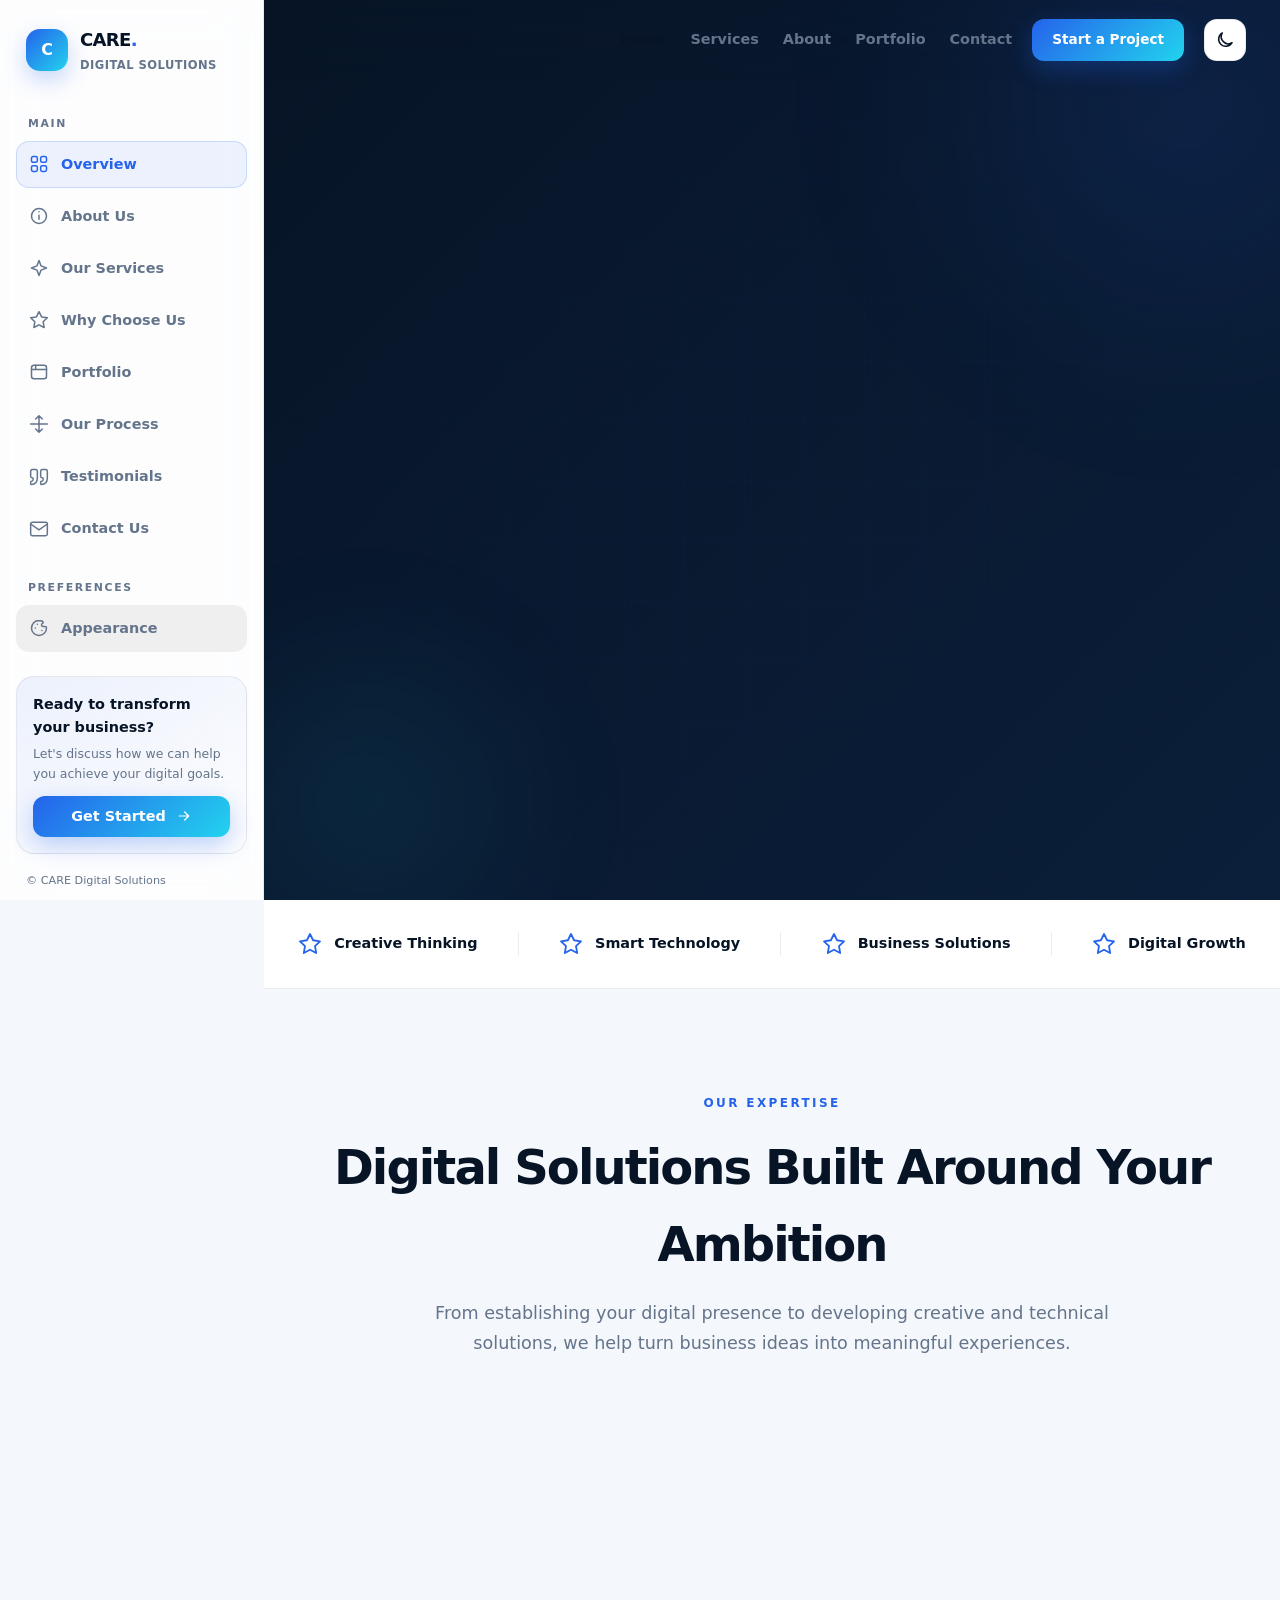
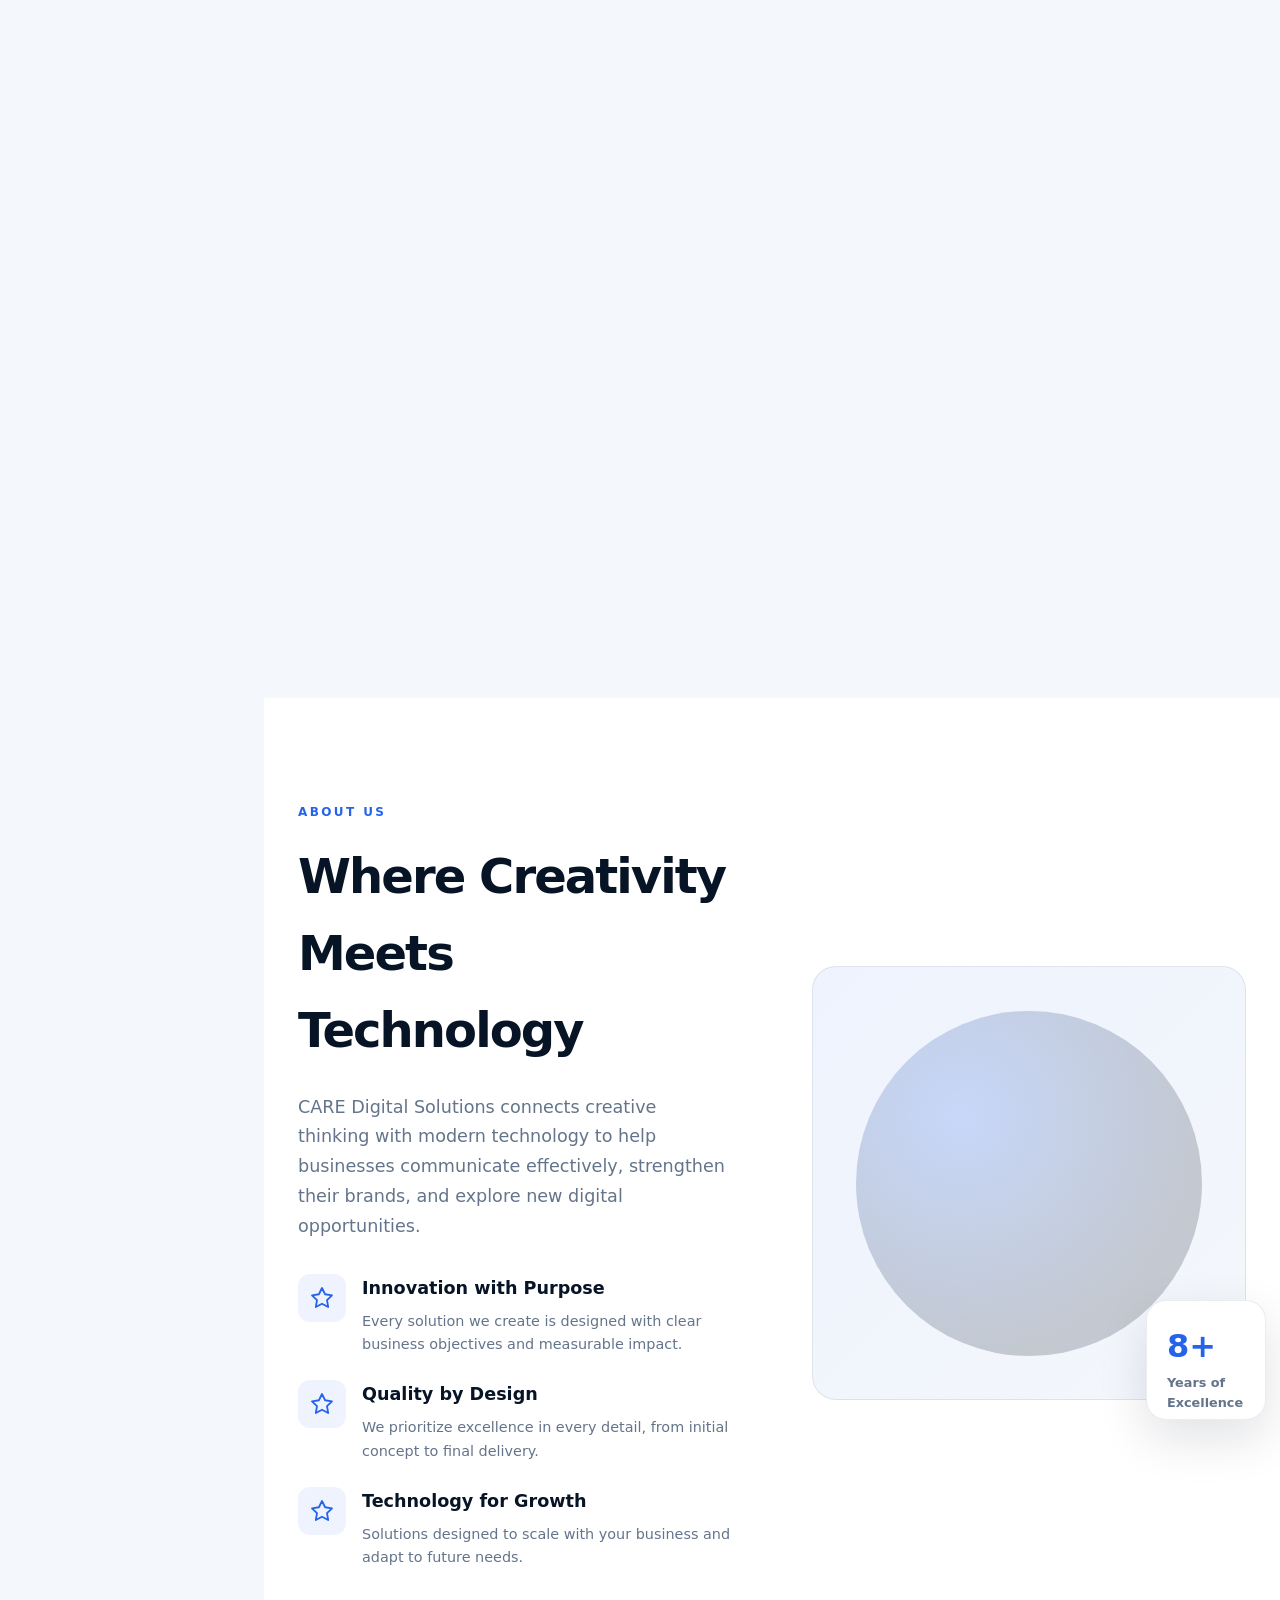
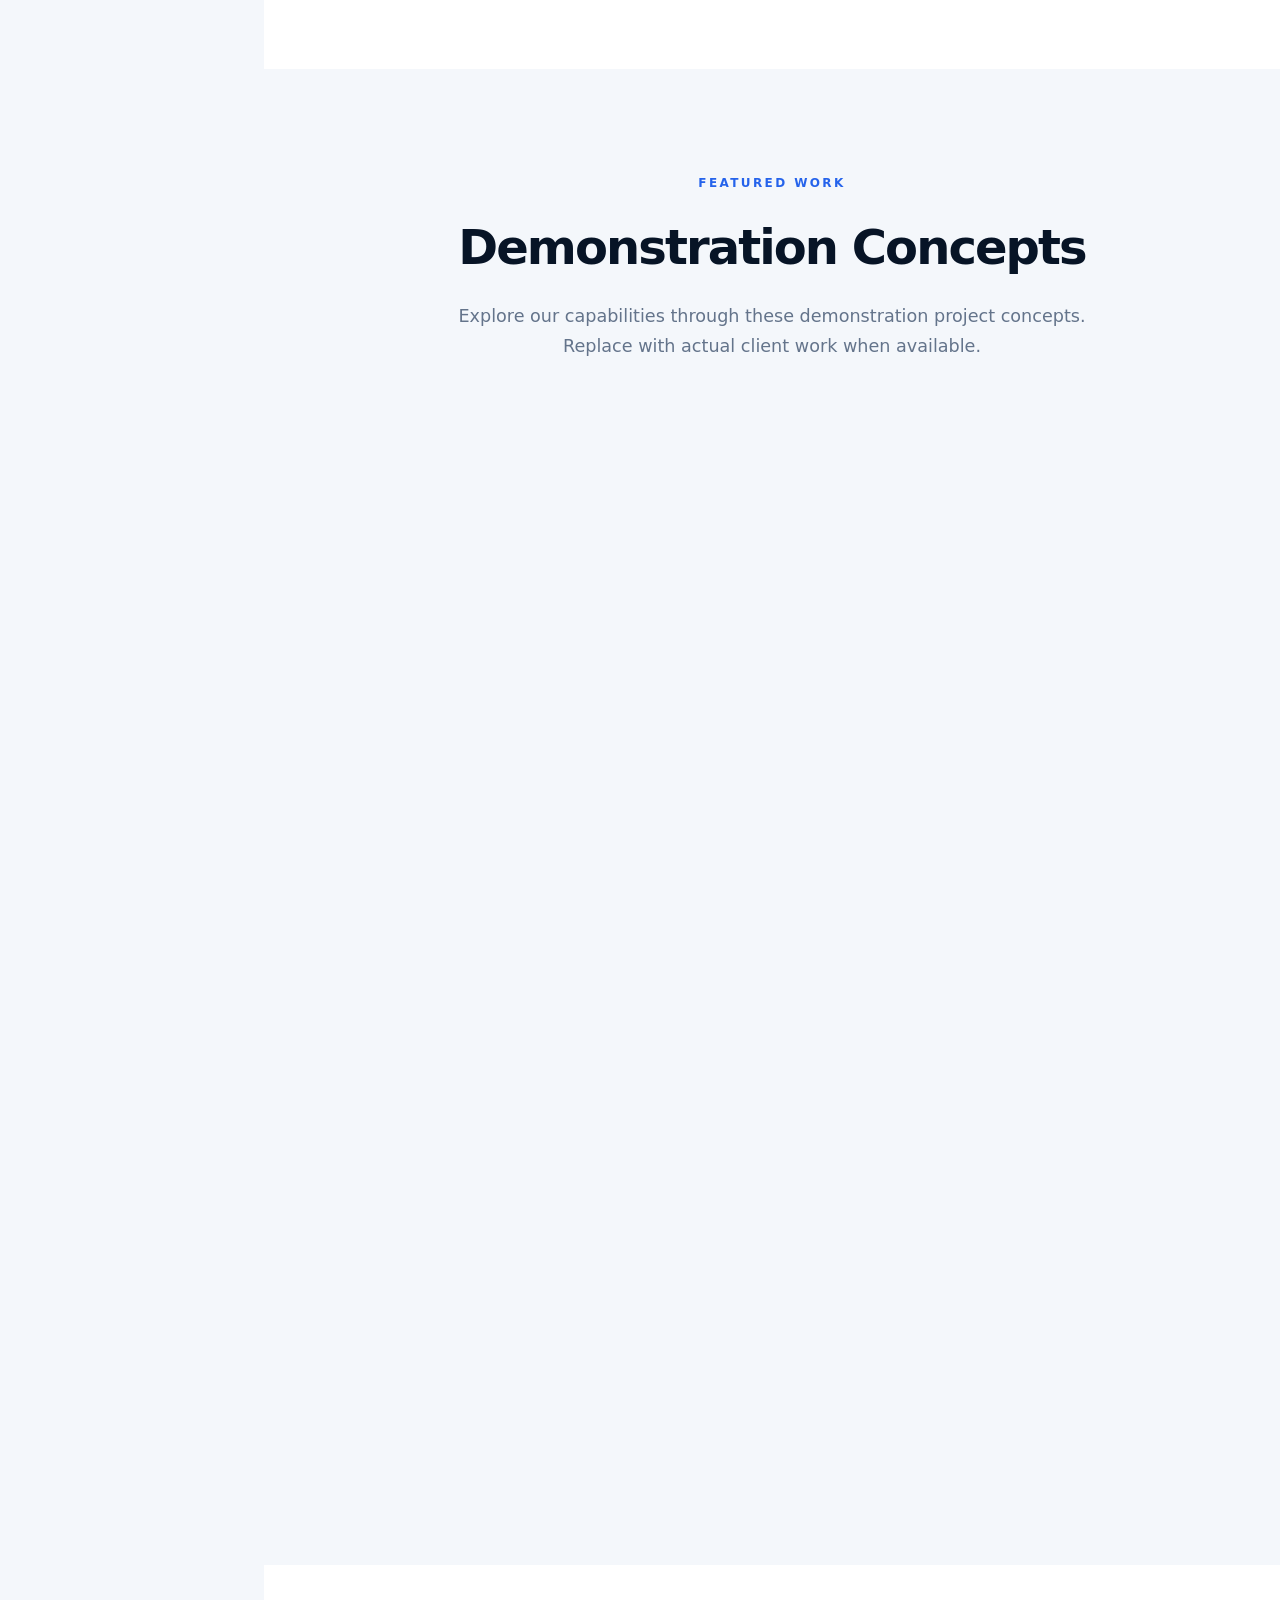
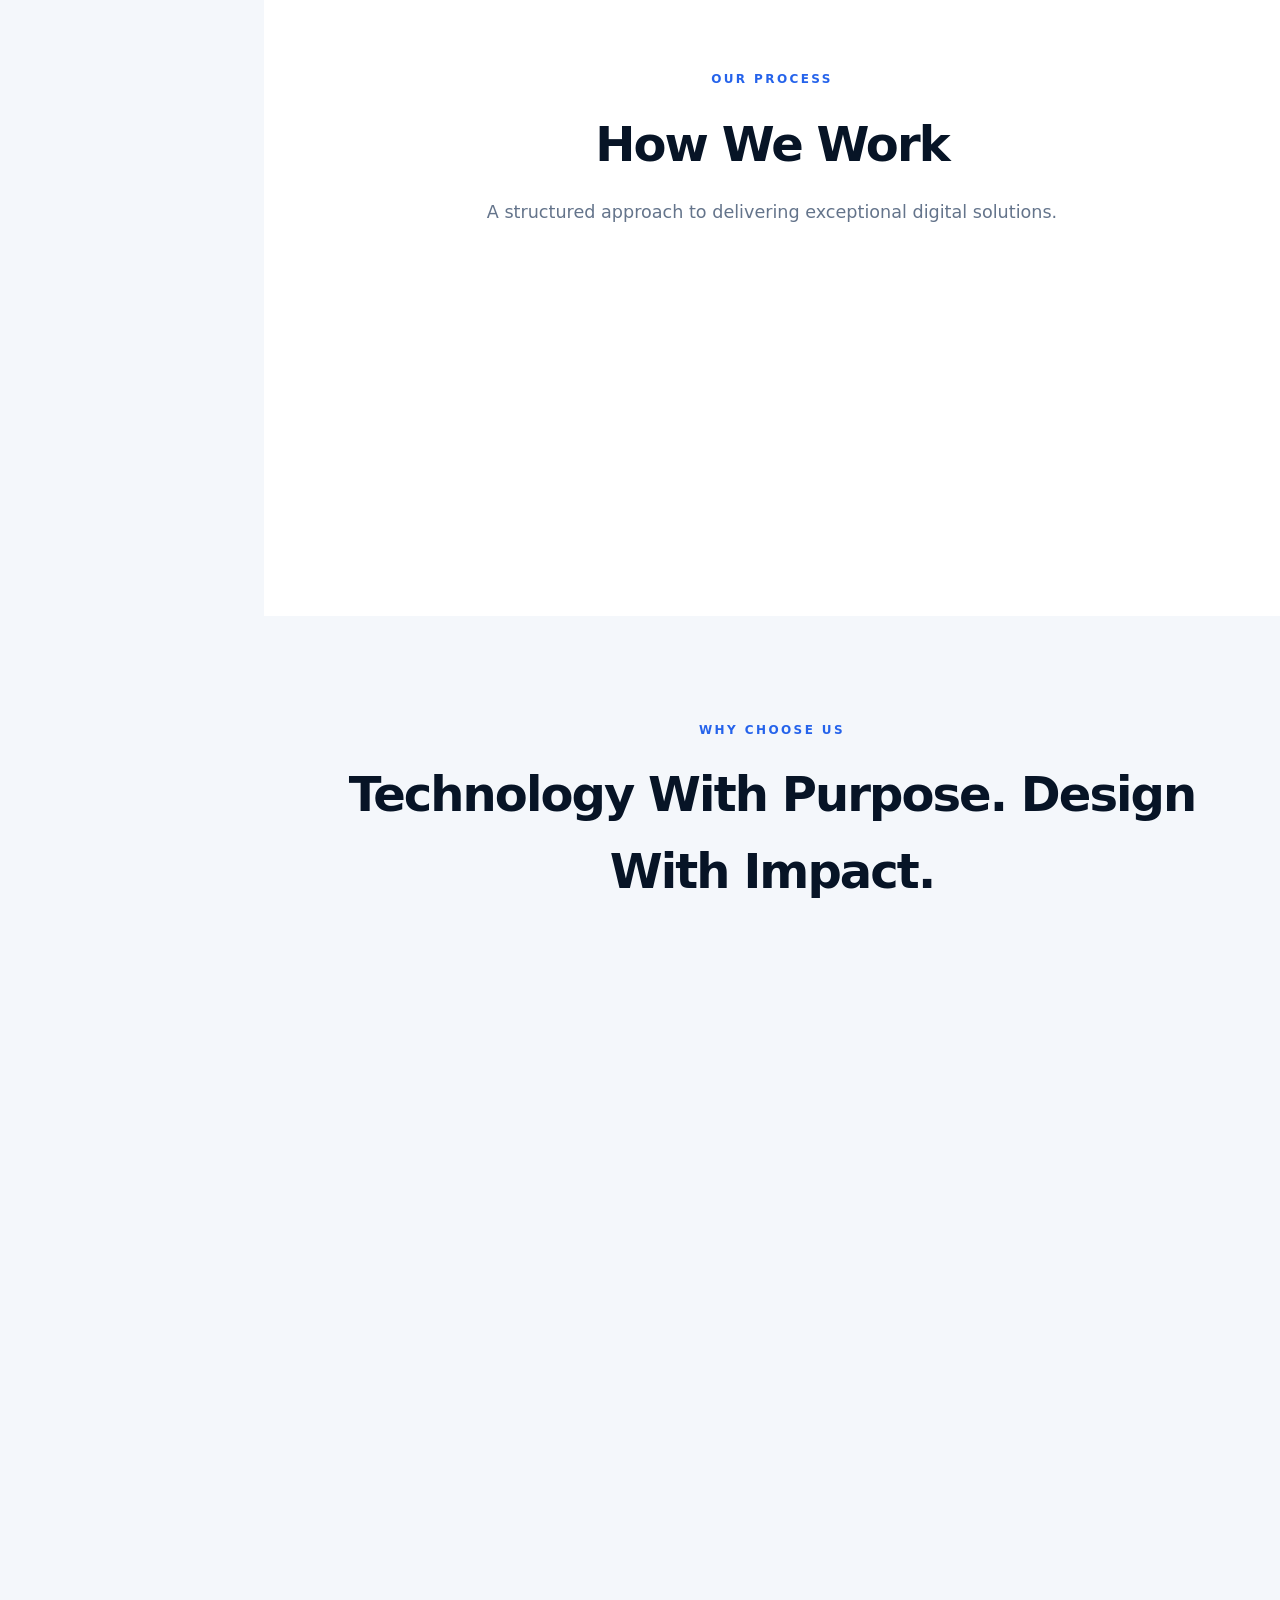
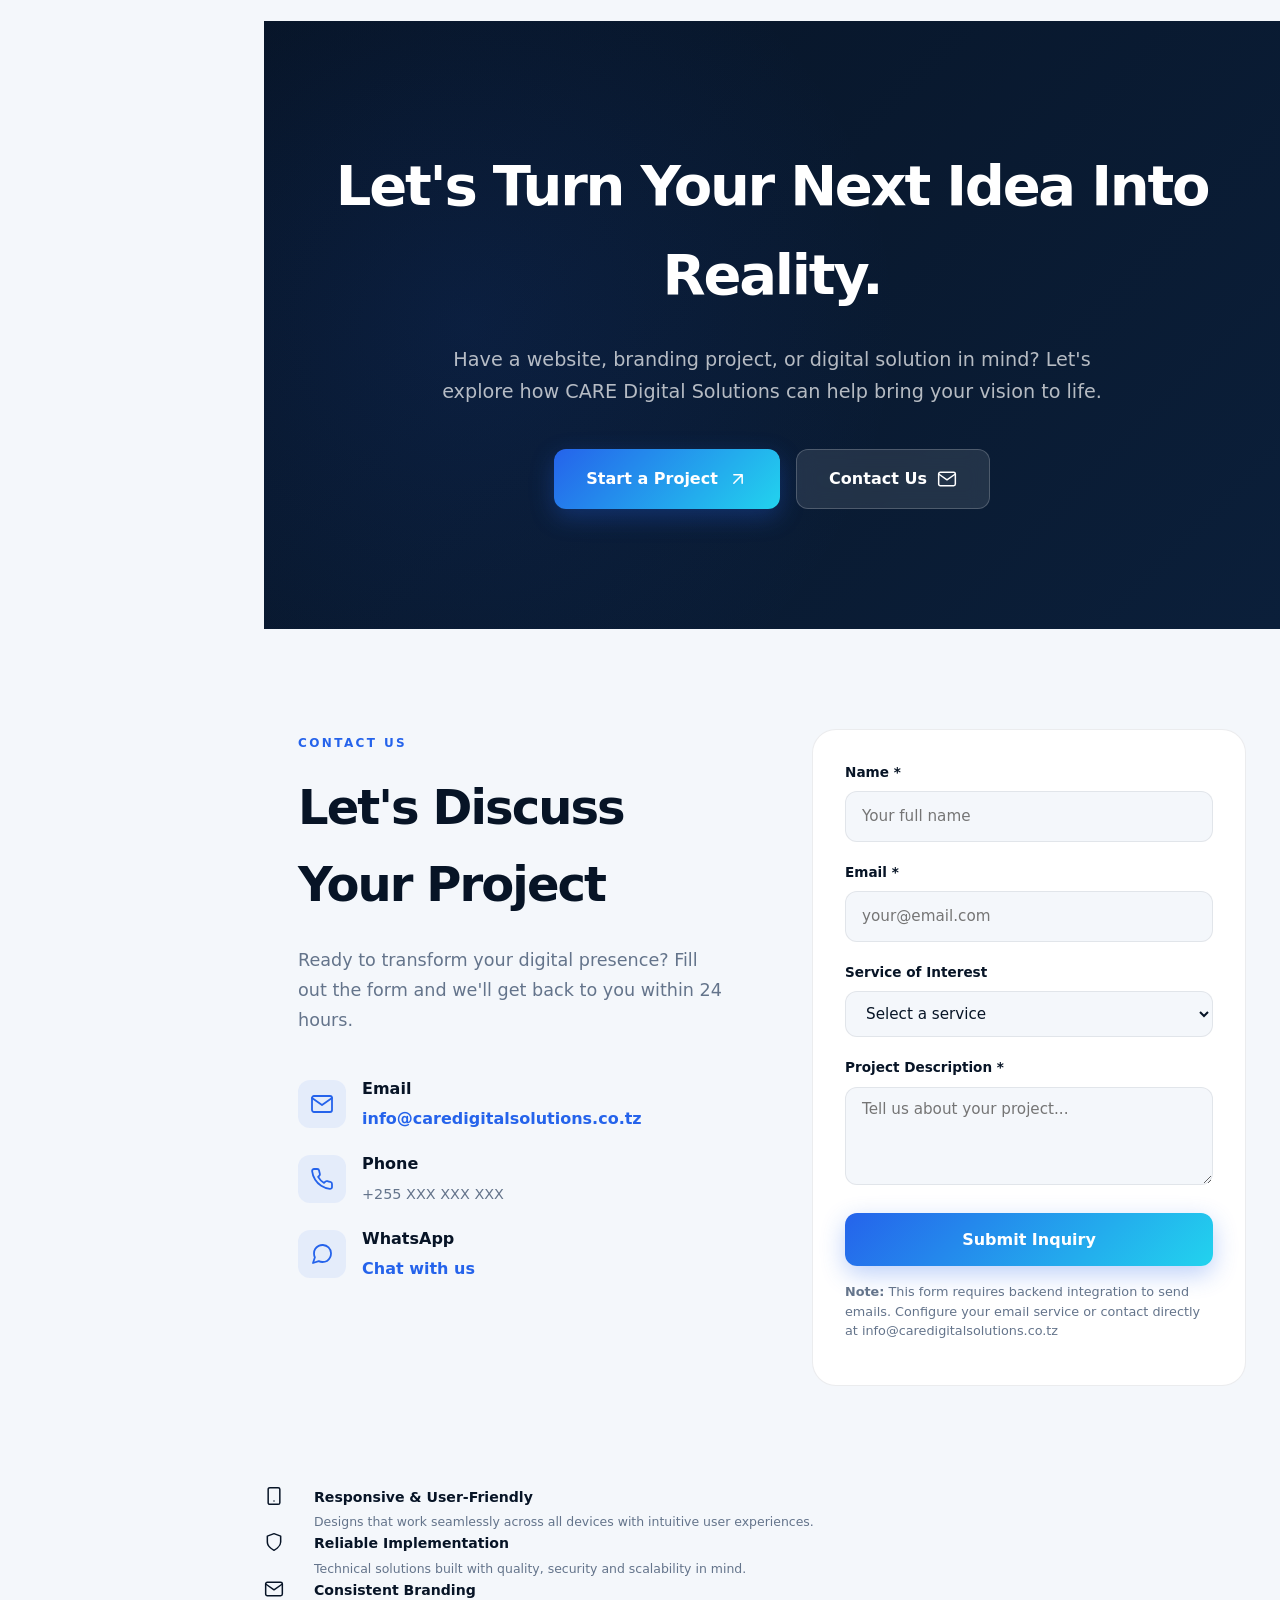
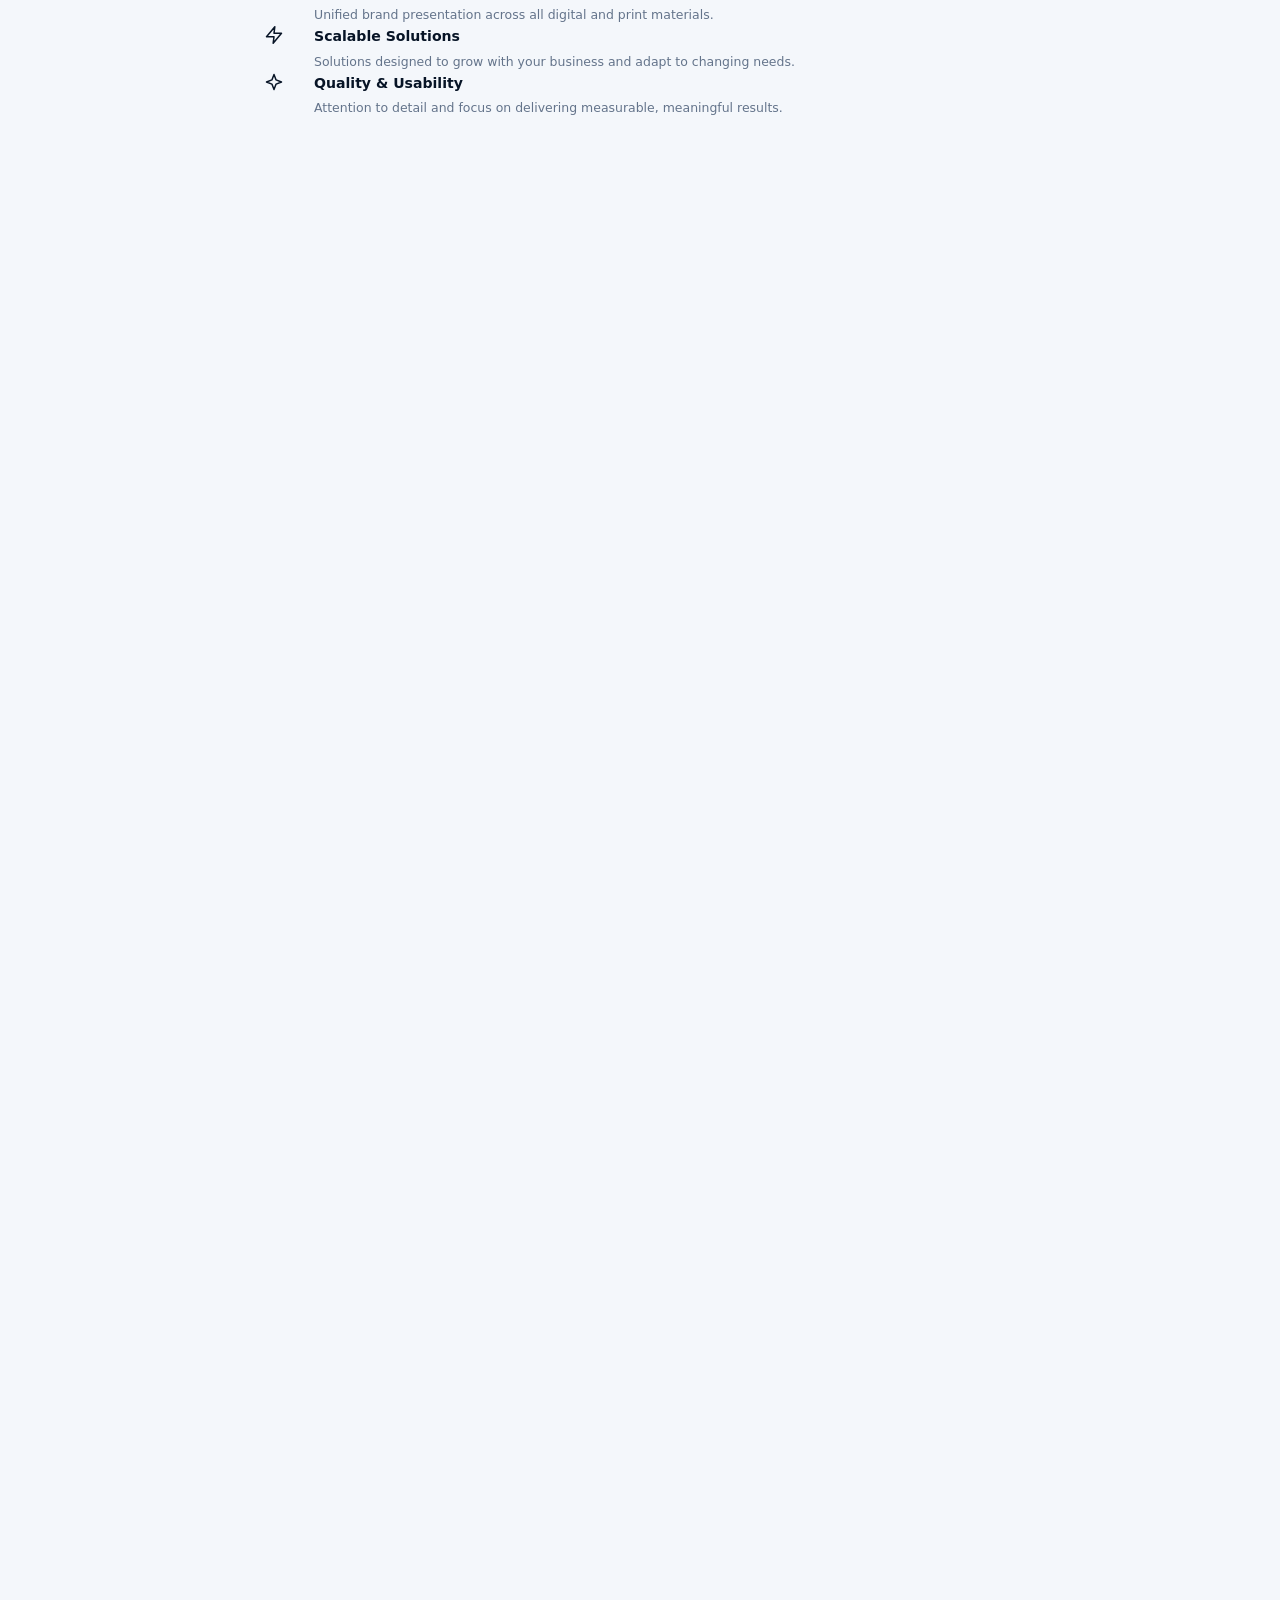
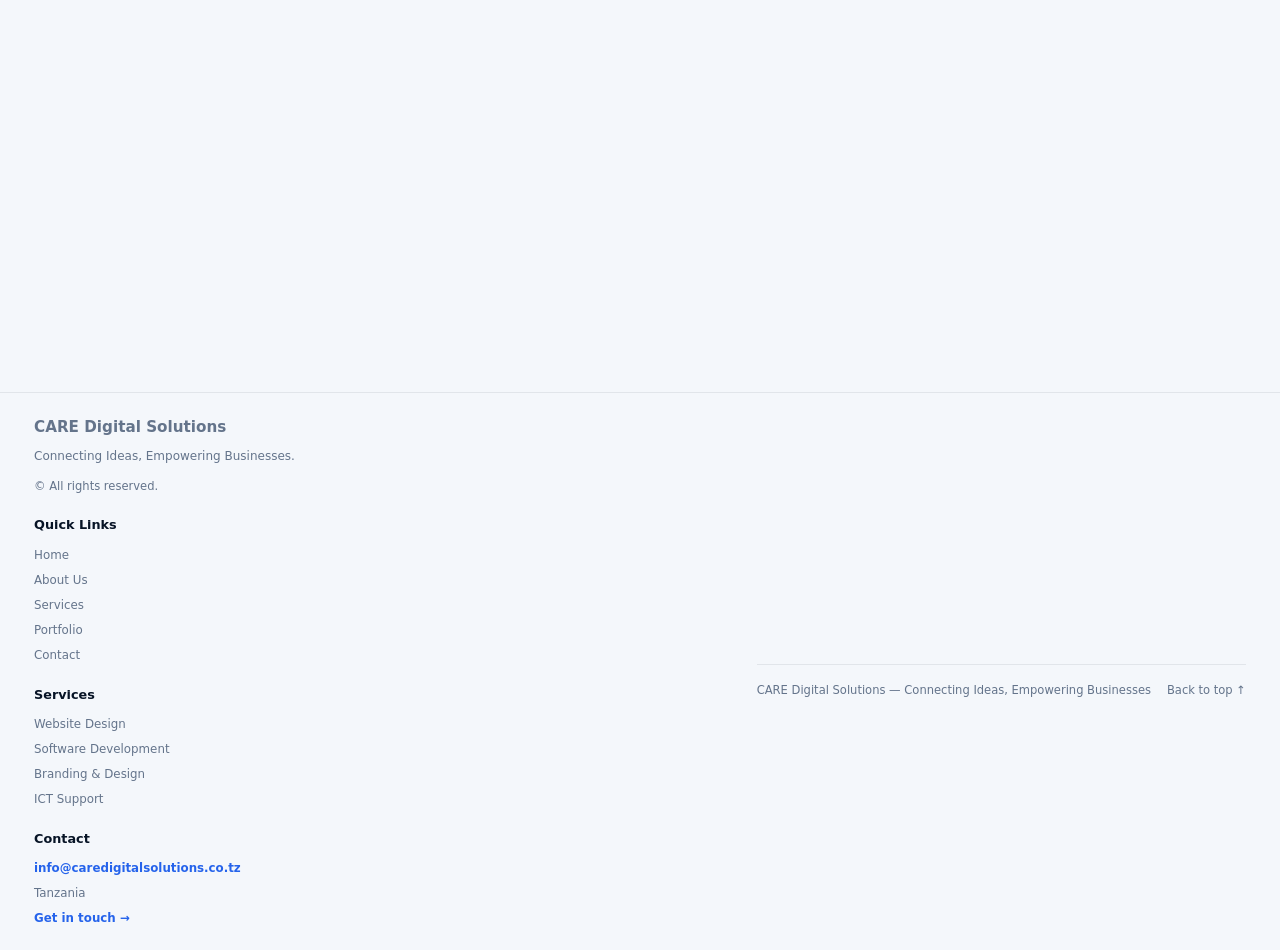
<file: index_backup.html>
<!DOCTYPE html>
<html lang="en" data-theme="aurora" data-mode="light">
<head>
<meta charset="UTF-8">
<meta name="viewport" content="width=device-width, initial-scale=1">
<meta name="theme-color" content="#f5f7fb">
<meta name="description" content="CARE Digital Solutions — Connecting Ideas, Empowering Businesses. Professional website design, software development, branding, ICT support and digital solutions for businesses in Tanzania and beyond.">
<meta name="keywords" content="website design, software development, branding, ICT support, digital solutions, Tanzania, CARE Digital Solutions">
<meta name="author" content="CARE Digital Solutions">
<meta name="robots" content="index, follow">
<meta property="og:title" content="CARE Digital Solutions — Connecting Ideas, Empowering Businesses">
<meta property="og:description" content="Professional digital solutions including website design, software development, branding, and ICT support.">
<meta property="og:type" content="website">
<meta property="og:url" content="https://caredigitalsolutions.co.tz">
<meta name="twitter:card" content="summary_large_image">
<meta name="twitter:title" content="CARE Digital Solutions — Connecting Ideas, Empowering Businesses">
<meta name="twitter:description" content="Professional digital solutions including website design, software development, branding, and ICT support.">
<link rel="canonical" href="https://caredigitalsolutions.co.tz">
<title>CARE Digital Solutions — Connecting Ideas, Empowering Businesses</title>
<style>
/* ==========================================================
   CARE — Single-file professional website starter
   Vanilla HTML + CSS + JS | No framework or build step needed
   ========================================================== */
:root {
  color-scheme: light;
  --bg: #F4F7FB;
  --bg-elevated: #ffffff;
  --surface: rgba(255,255,255,.76);
  --surface-solid: #fff;
  --surface-soft: #eef2f8;
  --text: #071426;
  --muted: #64748B;
  --line: rgba(7,20,38,.08);
  --accent: #2563EB;
  --accent-2: #22D3EE;
  --accent-soft: rgba(37,99,235,.08);
  --hero-bg: #071426;
  --hero-bg-deep: #0B1F3A;
  --shadow: 0 18px 50px rgba(7,20,38,.12);
  --shadow-sm: 0 8px 24px rgba(7,20,38,.08);
  --sidebar-width: 264px;
  --header-height: 80px;
  --radius-xl: 24px;
  --radius-lg: 18px;
  --radius-md: 14px;
  --radius-sm: 10px;
  --transition: 280ms cubic-bezier(.2,.8,.2,1);
  --font: Inter, ui-sans-serif, system-ui, -apple-system, BlinkMacSystemFont, "Segoe UI", sans-serif;
}

html[data-mode="dark"] {
  color-scheme: dark;
  --bg:#071426;
  --bg-elevated:#0B1F3A;
  --surface:rgba(11,31,58,.78);
  --surface-solid:#0B1F3A;
  --surface-soft:#0d2847;
  --text:#f8fafc;
  --muted:#94a3b8;
  --line:rgba(255,255,255,.08);
  --accent-soft:rgba(37,99,235,.15);
  --shadow:0 18px 50px rgba(0,0,0,.3);
  --shadow-sm:0 8px 24px rgba(0,0,0,.2);
}
* { box-sizing:border-box; }
html { scroll-behavior:smooth; }
body {
  margin:0; min-height:100vh; font-family:var(--font); color:var(--text);
  background:var(--bg);
  line-height:1.6; transition:background-color var(--transition),color var(--transition);
}
button, input { font:inherit; }
button { color:inherit; }
a { color:inherit; text-decoration:none; }
button:focus-visible, a:focus-visible, input:focus-visible { outline:3px solid var(--accent-2); outline-offset:3px; }
.skip-link { position:fixed; left:12px; top:-60px; z-index:999; padding:10px 14px; border-radius:10px; background:var(--surface-solid); }
.skip-link:focus { top:12px; }
.icon { width:20px; height:20px; display:inline-block; flex:none; fill:none; stroke:currentColor; stroke-width:1.8; stroke-linecap:round; stroke-linejoin:round; }
.app-shell { min-height:100vh; }
.sidebar {
  position:fixed; z-index:50; inset:0 auto 0 0; width:var(--sidebar-width); padding:22px 16px;
  display:flex; flex-direction:column; gap:24px; background:var(--surface); border-right:1px solid var(--line);
  backdrop-filter:blur(22px); -webkit-backdrop-filter:blur(22px); transition:transform var(--transition),background var(--transition);
}
.brand { display:flex; align-items:center; gap:12px; padding:4px 10px 14px; }
.brand-mark {
  width:42px;height:42px;border-radius:14px;display:grid;place-items:center;color:white;font-weight:900;
  background:linear-gradient(135deg,var(--accent),var(--accent-2)); box-shadow:0 9px 22px color-mix(in srgb,var(--accent) 26%,transparent);
}
.brand-name { font-weight:850; letter-spacing:-.04em; font-size:1.13rem; }
.brand-caption { display:block;color:var(--muted);font-size:.72rem;letter-spacing:.04em;font-weight:600;margin-top:1px; }
.nav-label { color:var(--muted);font-size:.68rem;text-transform:uppercase;letter-spacing:.15em;font-weight:800;padding:0 12px;margin:3px 0 8px; }
.nav-list { display:grid;gap:5px; }
.nav-link {
  width:100%;display:flex;align-items:center;gap:12px;padding:11px 12px;border:1px solid transparent;border-radius:13px;
  color:var(--muted);font-size:.9rem;font-weight:650;transition:background var(--transition),color var(--transition),transform var(--transition);
}
.nav-link:hover { background:var(--surface-soft);color:var(--text);transform:translateX(2px); }
.nav-link.active { background:var(--accent-soft);border-color:color-mix(in srgb,var(--accent) 18%,transparent);color:var(--accent); }
.nav-link .nav-badge { margin-left:auto;font-size:.68rem;padding:3px 7px;border-radius:7px;background:var(--surface-soft);color:var(--muted); }
.sidebar-bottom { margin-top:auto; }
.sidebar-promo { padding:16px;border:1px solid var(--line);border-radius:18px;background:linear-gradient(145deg,var(--accent-soft),transparent); }
.sidebar-promo strong { display:block;font-size:.9rem;margin-bottom:5px; }
.sidebar-promo p { margin:0 0 12px;font-size:.78rem;color:var(--muted); }

.icon-button { display:grid;place-items:center;width:42px;height:42px;border:1px solid var(--line);border-radius:13px;background:var(--surface-solid);cursor:pointer;transition:all var(--transition); }
.icon-button:hover { border-color:color-mix(in srgb,var(--accent) 40%,var(--line));color:var(--accent);transform:translateY(-1px); }
.menu-toggle { display:none; }
.breadcrumb { color:var(--muted);font-size:.86rem;white-space:nowrap; }
.breadcrumb strong { color:var(--text);font-weight:750; }
.topbar-spacer { flex:1; }
.searchbox { display:flex;align-items:center;gap:9px;width:min(270px,25vw);padding:9px 12px;border:1px solid var(--line);border-radius:13px;background:var(--bg-elevated);color:var(--muted); }
.searchbox input { width:100%;min-width:0;border:0;outline:0;background:transparent;color:var(--text);font-size:.82rem; }
.searchbox kbd { padding:2px 5px;border:1px solid var(--line);border-radius:5px;font-size:.68rem;white-space:nowrap; }
.avatar { width:39px;height:39px;border-radius:50%;display:grid;place-items:center;background:linear-gradient(135deg,#f4c8a6,#c7b7fa);color:#31224d;font-weight:850;font-size:.8rem;border:2px solid var(--surface-solid); }
main { width:100%;max-width:1600px;margin:0 auto;padding:34px;flex:1; }
.page-heading { display:flex;align-items:flex-end;justify-content:space-between;gap:20px;margin-bottom:27px; }
.eyebrow { display:flex;align-items:center;gap:8px;color:var(--accent);font-size:.72rem;font-weight:850;text-transform:uppercase;letter-spacing:.14em;margin-bottom:10px; }
.eyebrow-dot { width:7px;height:7px;border-radius:50%;background:var(--accent-2);box-shadow:0 0 0 4px color-mix(in srgb,var(--accent-2) 14%,transparent); }
h1,h2,h3,p { margin-top:0; }
h1 { font-size:clamp(2rem,3.3vw,3.2rem);letter-spacing:-.065em;line-height:1.05;margin-bottom:12px;font-weight:850; }
.page-heading p { color:var(--muted);max-width:620px;margin:0;font-size:.96rem; }
.heading-actions { display:flex;gap:10px;flex-wrap:wrap; }

.grid { display:grid;gap:18px; }
.stats-grid { grid-template-columns:repeat(4,minmax(0,1fr));margin-bottom:22px; }
.card { min-width:0;border:1px solid var(--line);border-radius:var(--radius-lg);background:var(--surface);box-shadow:var(--shadow-sm); }
.glass { backdrop-filter:blur(18px);-webkit-backdrop-filter:blur(18px); }
.stat-card { padding:21px;position:relative;overflow:hidden; }
.stat-card::after { content:"";position:absolute;width:110px;height:110px;border-radius:50%;right:-35px;top:-45px;background:var(--accent-soft);pointer-events:none; }
.stat-top { display:flex;align-items:center;justify-content:space-between;gap:12px;margin-bottom:20px; }
.stat-icon { width:42px;height:42px;border-radius:13px;display:grid;place-items:center;background:var(--accent-soft);color:var(--accent); }
.stat-change { font-size:.72rem;font-weight:800;color:#16845b;background:rgba(22,132,91,.1);padding:5px 8px;border-radius:8px; }
.stat-label { color:var(--muted);font-size:.81rem;font-weight:650;margin-bottom:6px; }
.stat-value { font-size:clamp(1.45rem,2vw,2rem);font-weight:850;letter-spacing:-.055em;line-height:1.1; }
.stat-foot { margin-top:9px;color:var(--muted);font-size:.75rem; }
.content-grid { grid-template-columns:minmax(0,1.55fr) minmax(290px,1fr);align-items:stretch; }
.section-card { padding:23px; }
.section-head { display:flex;align-items:flex-start;justify-content:space-between;gap:14px;margin-bottom:20px; }
.section-head h2 { font-size:1.04rem;letter-spacing:-.025em;margin:0 0 4px;font-weight:820; }
.section-head p { color:var(--muted);font-size:.79rem;margin:0; }
.text-link { color:var(--accent);font-size:.8rem;font-weight:800;white-space:nowrap; }
.chart-wrap { height:245px;position:relative; }
.chart-wrap svg { width:100%;height:100%;overflow:visible; }
.chart-grid { stroke:var(--line);stroke-dasharray:4 6; }
.chart-label { fill:var(--muted);font-size:10px; }
.chart-area { fill:url(#chartGradient); }
.chart-line { fill:none;stroke:var(--accent);stroke-width:3;stroke-linecap:round;stroke-linejoin:round; }
.chart-point { fill:var(--surface-solid);stroke:var(--accent);stroke-width:3; }
.legend { display:flex;gap:18px;align-items:center;color:var(--muted);font-size:.76rem;margin-top:4px; }
.legend span { display:flex;align-items:center;gap:7px; }
.legend i { width:8px;height:8px;border-radius:50%;background:var(--accent); }
.legend .teal { background:var(--accent-2); }
.activity-list { display:grid;gap:17px; }
.activity { display:flex;align-items:flex-start;gap:12px; }
.activity-icon { width:38px;height:38px;border-radius:12px;display:grid;place-items:center;flex:none;background:var(--surface-soft);color:var(--accent); }
.activity-body { min-width:0;flex:1; }
.activity-body strong { display:block;font-size:.82rem;font-weight:760;margin:1px 0 3px; }
.activity-body p { color:var(--muted);font-size:.76rem;margin:0; }
.activity-time { color:var(--muted);font-size:.69rem;white-space:nowrap; }
.status-pill { display:inline-flex;align-items:center;gap:6px;padding:5px 9px;border-radius:999px;background:var(--accent-soft);color:var(--accent);font-size:.69rem;font-weight:800; }
.status-pill::before { content:"";width:6px;height:6px;border-radius:50%;background:currentColor; }
.services-grid { grid-template-columns:repeat(3,minmax(0,1fr));gap:24px; }
@media (max-width:1200px) {
  .services-grid { grid-template-columns:repeat(2,minmax(0,1fr)); }
}
@media (max-width:620px) {
  .services-grid { grid-template-columns:1fr;gap:16px; }
}
.service-card:hover { transform:translateY(-6px);border-color:var(--accent);box-shadow:var(--shadow); }
.lower-grid { grid-template-columns:1.1fr 1fr;margin-top:22px; }
.project-row { display:flex;align-items:center;gap:12px;padding:13px 0;border-top:1px solid var(--line); }
.project-thumb { width:46px;height:42px;display:grid;place-items:center;border-radius:11px;background:linear-gradient(135deg,var(--accent-soft),color-mix(in srgb,var(--accent-2) 16%,transparent));color:var(--accent); }
.project-meta { min-width:0;flex:1; }
.project-meta strong { display:block;font-size:.82rem;white-space:nowrap;overflow:hidden;text-overflow:ellipsis; }
.project-meta span { color:var(--muted);font-size:.73rem; }
.progress { height:6px;border-radius:99px;background:var(--surface-soft);overflow:hidden;margin-top:8px; }
.progress span { display:block;height:100%;border-radius:99px;background:linear-gradient(90deg,var(--accent),var(--accent-2)); }
.project-percent { font-size:.74rem;font-weight:800;color:var(--muted); }
.quote-card { position:relative;overflow:hidden;background:linear-gradient(135deg,var(--accent-soft),var(--surface)); }
.quote-card::after { content:"“";position:absolute;right:17px;top:-35px;font-family:Georgia,serif;font-size:9rem;line-height:1;color:var(--accent);opacity:.11; }
.quote-card blockquote { margin:0 0 19px;font-size:1.15rem;line-height:1.5;letter-spacing:-.025em;font-weight:720;max-width:460px;position:relative;z-index:1; }
.quote-author { display:flex;align-items:center;gap:10px; }
.quote-author .avatar { width:34px;height:34px;font-size:.65rem; }
.quote-author strong { display:block;font-size:.78rem; }
.quote-author small { display:block;color:var(--muted);font-size:.7rem; }
footer { display:flex;justify-content:space-between;align-items:center;gap:16px;padding:22px 34px;border-top:1px solid var(--line);color:var(--muted);font-size:.75rem; }
.footer-links { display:flex;gap:18px;flex-wrap:wrap; }
.footer-links a:hover { color:var(--accent); }
.theme-panel { position:fixed;z-index:80;right:20px;top:88px;width:min(320px,calc(100vw - 32px));padding:19px;border:1px solid var(--line);border-radius:22px;background:var(--surface-solid);box-shadow:var(--shadow);display:none; }
.theme-panel.open { display:block;animation:pop-in .18s ease-out; }
@keyframes pop-in { from {opacity:0;transform:translateY(-6px) scale(.98)} to {opacity:1;transform:none} }
.theme-panel h3 { margin:0 0 5px;font-size:1rem; }
.theme-panel p { margin:0 0 17px;color:var(--muted);font-size:.78rem; }
.panel-label { display:block;color:var(--muted);font-size:.7rem;font-weight:850;text-transform:uppercase;letter-spacing:.1em;margin:17px 0 10px; }
.mode-options { display:grid;grid-template-columns:1fr 1fr;gap:8px; }
.mode-option { padding:10px;border:1px solid var(--line);border-radius:12px;background:var(--bg);cursor:pointer;font-size:.8rem;font-weight:750;display:flex;align-items:center;justify-content:center;gap:8px; }
.mode-option.selected { border-color:var(--accent);background:var(--accent-soft);color:var(--accent); }
.swatches { display:grid;grid-template-columns:repeat(5,1fr);gap:9px; }
.swatch { border:2px solid transparent;width:100%;aspect-ratio:1;border-radius:12px;cursor:pointer;background:var(--swatch);position:relative; }
.swatch.selected { outline:2px solid var(--accent);outline-offset:2px; }
.swatch.selected::after { content:"✓";position:absolute;inset:0;display:grid;place-items:center;color:#fff;font-weight:900;text-shadow:0 1px 5px #222; }
.range-row { display:flex;align-items:center;gap:12px; }
.range-row input { width:100%;accent-color:var(--accent); }
.range-value { min-width:40px;color:var(--muted);font-size:.76rem;text-align:right; }
.toast { position:fixed;z-index:100;bottom:22px;left:50%;transform:translate(-50%,20px);opacity:0;pointer-events:none;padding:12px 17px;border-radius:12px;background:var(--text);color:var(--bg);font-size:.82rem;font-weight:700;box-shadow:var(--shadow);transition:all var(--transition); }
.toast.show { opacity:1;transform:translate(-50%,0); }
.mobile-overlay { display:none; }
.back-to-top { position:fixed;bottom:22px;right:22px;z-index:90;width:44px;height:44px;border-radius:50%;background:var(--accent);color:#fff;display:grid;place-items:center;cursor:pointer;opacity:0;visibility:hidden;transform:translateY(10px);transition:all var(--transition);box-shadow:var(--shadow-sm); }
.back-to-top.visible { opacity:1;visibility:visible;transform:translateY(0); }
.back-to-top:hover { transform:translateY(-2px);box-shadow:var(--shadow); }
.empty-state { display:none;padding:28px;text-align:center;color:var(--muted);font-size:.88rem; }
.reveal { opacity:0;transform:translateY(12px);transition:opacity .55s ease,transform .55s ease; }
.reveal.visible { opacity:1;transform:none; }

/* Premium Hero Section */
.hero-section {
  position:relative;
  min-height:100vh;
  display:flex;
  align-items:center;
  background:linear-gradient(135deg,var(--hero-bg) 0%,var(--hero-bg-deep) 100%);
  overflow:hidden;
  padding:120px 34px 80px;
}

.hero-bg-effects {
  position:absolute;
  inset:0;
  overflow:hidden;
  pointer-events:none;
}

.hero-grid {
  position:absolute;
  inset:0;
  background-image:
    linear-gradient(rgba(37,99,235,.03) 1px,transparent 1px),
    linear-gradient(90deg,rgba(37,99,235,.03) 1px,transparent 1px);
  background-size:60px 60px;
  mask-image:radial-gradient(ellipse at center,black 30%,transparent 70%);
}

.hero-glow {
  position:absolute;
  width:600px;
  height:600px;
  border-radius:50%;
  background:radial-gradient(circle,rgba(37,99,235,.15) 0%,transparent 70%);
  top:-200px;
  right:-200px;
  filter:blur(80px);
}

.hero-glow-2 {
  position:absolute;
  width:400px;
  height:400px;
  border-radius:50%;
  background:radial-gradient(circle,rgba(34,211,238,.1) 0%,transparent 70%);
  bottom:-100px;
  left:-100px;
  filter:blur(60px);
}

.hero-content {
  position:relative;
  z-index:2;
  max-width:1400px;
  margin:0 auto;
  display:grid;
  grid-template-columns:1fr 1fr;
  gap:60px;
  align-items:center;
}

.hero-text {
  color:#fff;
}

.hero-eyebrow {
  display:inline-flex;
  align-items:center;
  gap:10px;
  color:var(--accent-2);
  font-size:.75rem;
  font-weight:700;
  text-transform:uppercase;
  letter-spacing:.2em;
  margin-bottom:24px;
}

.hero-eyebrow::before {
  content:"";
  width:24px;
  height:1px;
  background:var(--accent-2);
}

.hero-title {
  font-size:clamp(2.5rem,5vw,4rem);
  font-weight:900;
  letter-spacing:-.04em;
  line-height:1.1;
  margin-bottom:24px;
}

.hero-title-gradient {
  background:linear-gradient(135deg,var(--accent) 0%,var(--accent-2) 100%);
  -webkit-background-clip:text;
  -webkit-text-fill-color:transparent;
  background-clip:text;
}

.hero-description {
  font-size:1.1rem;
  line-height:1.7;
  color:rgba(255,255,255,.7);
  margin-bottom:32px;
  max-width:540px;
}

.hero-actions {
  display:flex;
  gap:16px;
  flex-wrap:wrap;
  margin-bottom:32px;
}

.hero-support {
  font-size:.85rem;
  color:rgba(255,255,255,.5);
  font-weight:600;
  letter-spacing:.01em;
}

.hero-visual {
  position:relative;
  display:flex;
  align-items:center;
  justify-content:center;
}

.hero-sphere {
  position:relative;
  width:400px;
  height:400px;
}

.sphere-outer {
  position:absolute;
  inset:0;
  border-radius:50%;
  border:1px solid rgba(37,99,235,.2);
  animation:rotate 20s linear infinite;
}

.sphere-inner {
  position:absolute;
  inset:40px;
  border-radius:50%;
  border:1px solid rgba(34,211,238,.3);
  animation:rotate 15s linear infinite reverse;
}

.sphere-core {
  position:absolute;
  inset:80px;
  border-radius:50%;
  background:radial-gradient(circle at 30% 30%,rgba(37,99,235,.4) 0%,rgba(7,20,38,.8) 70%);
  box-shadow:0 0 60px rgba(37,99,235,.3),inset 0 0 60px rgba(34,211,238,.2);
}

.sphere-node {
  position:absolute;
  width:12px;
  height:12px;
  border-radius:50%;
  background:var(--accent-2);
  box-shadow:0 0 20px var(--accent-2);
}

.sphere-node:nth-child(1) { top:20%;left:50%;animation:float 3s ease-in-out infinite; }
.sphere-node:nth-child(2) { top:50%;right:20%;animation:float 3s ease-in-out infinite 1s; }
.sphere-node:nth-child(3) { bottom:20%;left:30%;animation:float 3s ease-in-out infinite 2s; }

@keyframes rotate {
  from { transform:rotate(0deg); }
  to { transform:rotate(360deg); }
}

@keyframes float {
  0%,100% { transform:translateY(0); }
  50% { transform:translateY(-10px); }
}

.glass-card {
  position:absolute;
  padding:16px 20px;
  border-radius:16px;
  background:rgba(255,255,255,.05);
  backdrop-filter:blur(20px);
  -webkit-backdrop-filter:blur(20px);
  border:1px solid rgba(255,255,255,.1);
  color:#fff;
  font-size:.85rem;
  font-weight:600;
  display:flex;
  align-items:center;
  gap:10px;
  box-shadow:0 8px 32px rgba(0,0,0,.2);
}

.glass-card-icon {
  width:36px;
  height:36px;
  border-radius:10px;
  background:rgba(37,99,235,.2);
  display:grid;
  place-items:center;
  color:var(--accent-2);
}

.glass-card:nth-child(1) { top:10%;right:-40px;animation:float 4s ease-in-out infinite; }
.glass-card:nth-child(2) { bottom:20%;right:-60px;animation:float 4s ease-in-out infinite 1.5s; }
.glass-card:nth-child(3) { top:50%;left:-50px;animation:float 4s ease-in-out infinite 3s; }

/* Trust Strip */
.trust-strip {
  background:var(--bg-elevated);
  padding:32px 34px;
  border-bottom:1px solid var(--line);
}

.trust-content {
  max-width:1400px;
  margin:0 auto;
  display:flex;
  justify-content:space-around;
  align-items:center;
  gap:40px;
  flex-wrap:wrap;
}

.trust-item {
  display:flex;
  align-items:center;
  gap:12px;
  color:var(--text);
  font-weight:700;
  font-size:.9rem;
}

.trust-item svg {
  width:24px;
  height:24px;
  color:var(--accent);
}

.trust-divider {
  width:1px;
  height:24px;
  background:var(--line);
}

/* Premium Buttons */
.btn {
  display:inline-flex;
  align-items:center;
  justify-content:center;
  gap:10px;
  padding:14px 28px;
  border-radius:12px;
  font-size:.9rem;
  font-weight:700;
  cursor:pointer;
  transition:all var(--transition);
  white-space:nowrap;
  text-decoration:none;
}

.btn-primary {
  background:linear-gradient(135deg,var(--accent) 0%,var(--accent-2) 100%);
  color:#fff;
  border:none;
  box-shadow:0 8px 24px rgba(37,99,235,.3);
}

.btn-primary:hover {
  transform:translateY(-2px);
  box-shadow:0 12px 32px rgba(37,99,235,.4);
}

.btn-secondary {
  background:rgba(255,255,255,.1);
  color:#fff;
  border:1px solid rgba(255,255,255,.2);
  backdrop-filter:blur(10px);
}

.btn-secondary:hover {
  background:rgba(255,255,255,.15);
  border-color:rgba(255,255,255,.3);
}

.btn-outline {
  background:transparent;
  color:var(--accent);
  border:2px solid var(--accent);
}

.btn-outline:hover {
  background:var(--accent);
  color:#fff;
}

/* Premium Header */
.topbar {
  height:var(--header-height);
  position:fixed;
  top:0;
  left:var(--sidebar-width);
  right:0;
  z-index:40;
  display:flex;
  align-items:center;
  gap:20px;
  padding:0 34px;
  background:transparent;
  backdrop-filter:blur(20px);
  -webkit-backdrop-filter:blur(20px);
  transition:all var(--transition);
}

.topbar.scrolled {
  background:rgba(255,255,255,.95);
  border-bottom:1px solid var(--line);
  box-shadow:var(--shadow-sm);
}

html[data-mode="dark"] .topbar.scrolled {
  background:rgba(7,20,38,.95);
}

.main-area {
  min-height:100vh;
  margin-left:var(--sidebar-width);
  display:flex;
  flex-direction:column;
}

/* Remove old hero padding */
main {
  width:100%;
  max-width:1600px;
  margin:0 auto;
  padding:0;
  flex:1;
}
@media (prefers-reduced-motion: reduce) {
  *,*::before,*::after { scroll-behavior:auto!important;animation-duration:.01ms!important;animation-iteration-count:1!important;transition-duration:.01ms!important; }
  .reveal { opacity:1;transform:none; }
}
@media (max-width:1200px) {
  :root { --sidebar-width:238px; }
  main { padding:28px; }
  .topbar { padding:0 28px; }
  .stats-grid { grid-template-columns:repeat(2,minmax(0,1fr)); }
}
@media (max-width:900px) {
  .sidebar { transform:translateX(-105%);box-shadow:var(--shadow); }
  .sidebar.open { transform:translateX(0); }
  .main-area { margin-left:0; }
  .menu-toggle { display:grid; }
  .mobile-overlay { position:fixed;inset:0;z-index:45;background:rgba(8,12,25,.42);backdrop-filter:blur(3px); }
  .mobile-overlay.open { display:block; }
  .content-grid,.lower-grid { grid-template-columns:1fr; }
  .searchbox { width:min(240px,32vw); }
}
@media (max-width:620px) {
  :root { --header-height:66px; }
  .topbar { padding:0 15px;gap:10px; }
  .breadcrumb { display:none; }
  .searchbox { flex:1;width:auto; }
  .searchbox kbd { display:none; }
  .topbar .avatar { width:35px;height:35px; }
  main { padding:24px 15px; }
  .page-heading { align-items:flex-start;flex-direction:column; }
  .heading-actions { width:100%; }
  .heading-actions .btn { flex:1; }
  .stats-grid { gap:11px; }
  .stat-card { padding:15px; }
  .stat-top { margin-bottom:15px; }
  .stat-icon { width:36px;height:36px; }
  .stat-change { font-size:.64rem;padding:4px 6px; }
  .stat-foot { font-size:.68rem; }
  .section-card { padding:17px; }
  .services-grid { grid-template-columns:1fr;gap:12px; }
  .service-card { padding:18px; }
  .chart-wrap { height:210px; }
  footer { padding:20px 15px;align-items:flex-start;flex-direction:column; }
  .theme-panel { top:75px;right:12px; }
}
@media (max-width:380px) {
  .stats-grid { grid-template-columns:1fr; }
  .searchbox { padding:8px; }
  .searchbox input { font-size:.75rem; }
  .services-grid { grid-template-columns:1fr; }
  .topbar .btn { display:none; }
}
</style>
</head>
<body>
<a class="skip-link" href="#main-content">Skip to content</a>
<div class="app-shell" role="document">
  <aside class="sidebar" id="sidebar" aria-label="Main navigation" role="navigation">
    <a class="brand" href="#home" aria-label="CARE Digital Solutions home">
      <span class="brand-mark">C</span>
      <span><span class="brand-name">CARE<span style="color:var(--accent)">.</span></span><span class="brand-caption">DIGITAL SOLUTIONS</span></span>
    </a>
    <div>
      <div class="nav-label">Main</div>
      <nav class="nav-list">
        <a class="nav-link active" href="#home" data-section="home"><svg class="icon" viewBox="0 0 24 24"><rect x="3" y="3" width="7" height="7" rx="2"/><rect x="14" y="3" width="7" height="7" rx="2"/><rect x="3" y="14" width="7" height="7" rx="2"/><rect x="14" y="14" width="7" height="7" rx="2"/></svg>Overview</a>
        <a class="nav-link" href="#about" data-section="about"><svg class="icon" viewBox="0 0 24 24"><circle cx="12" cy="12" r="9"/><path d="M12 11v5M12 7h.01"/></svg>About Us</a>
        <a class="nav-link" href="#services" data-section="services"><svg class="icon" viewBox="0 0 24 24"><path d="M12 3 14.5 9.5 21 12l-6.5 2.5L12 21l-2.5-6.5L3 12l6.5-2.5L12 3Z"/></svg>Our Services</a>
        <a class="nav-link" href="#why-us" data-section="why-us"><svg class="icon" viewBox="0 0 24 24"><path d="M12 2l3.09 6.26L22 9.27l-5 4.87 1.18 6.88L12 17.77l-6.18 3.25L7 14.14 2 9.27l6.91-1.01L12 2Z"/></svg>Why Choose Us</a>
        <a class="nav-link" href="#projects" data-section="projects"><svg class="icon" viewBox="0 0 24 24"><rect x="3" y="4" width="18" height="16" rx="3"/><path d="M3 9h18M8 4v5"/></svg>Portfolio</a>
        <a class="nav-link" href="#process" data-section="process"><svg class="icon" viewBox="0 0 24 24"><path d="M12 2v20M2 12h20M12 2l4 4m-4-4-4 4M12 22l4-4m-4 4-4-4"/></svg>Our Process</a>
        <a class="nav-link" href="#testimonials" data-section="testimonials"><svg class="icon" viewBox="0 0 24 24"><path d="M3 21c3 0 7-1 7-8V5c0-1.25-.756-2.017-2-2H4c-1.25 0-2 .75-2 1.972V11c0 1.25.75 2 2 2 1 0 1 0 1 1v1c0 1-1 2-2 2s-1 .008-1 1.031V20c0 1 0 1 1 1z"/><path d="M15 21c3 0 7-1 7-8V5c0-1.25-.757-2.017-2-2h-4c-1.25 0-2 .75-2 1.972V11c0 1.25.75 2 2 2 1 0 1 0 1 1v1c0 1-1 2-2 2s-1 .008-1 1.031V20c0 1 0 1 1 1z"/></svg>Testimonials</a>
        <a class="nav-link" href="#contact" data-section="contact"><svg class="icon" viewBox="0 0 24 24"><path d="M4 4h16c1.1 0 2 .9 2 2v12c0 1.1-.9 2-2 2H4c-1.1 0-2-.9-2-2V6c0-1.1.9-2 2-2z"/><path d="M22 6l-10 7L2 6"/></svg>Contact Us</a>
      </nav>
    </div>
    <div>
      <div class="nav-label">Preferences</div>
      <nav class="nav-list">
        <button class="nav-link" id="openThemeFromSide" type="button"><svg class="icon" viewBox="0 0 24 24"><path d="M12 3a9 9 0 1 0 9 9c0-1-.8-1.7-1.8-1.7H17a2 2 0 0 1-2-2c0-.7.4-1.3.9-1.7A2 2 0 0 0 17 5.8C17 4.3 14.8 3 12 3Z"/><path d="M7.5 12h.01M10 7.5h.01M15.5 15h.01"/></svg>Appearance</button>
      </nav>
    </div>
    <div class="sidebar-bottom">
      <div class="sidebar-promo">
        <strong>Ready to transform your business?</strong>
        <p>Let's discuss how we can help you achieve your digital goals.</p>
        <a class="btn btn-primary" style="width:100%;padding:9px 12px" href="#contact">Get Started <svg class="icon" viewBox="0 0 24 24" style="width:16px;height:16px"><path d="M5 12h14M13 6l6 6-6 6"/></svg></a>
      </div>
      <div style="padding:18px 10px 0;color:var(--muted);font-size:.7rem">© <span class="year"></span> CARE Digital Solutions</div>
    </div>
  </aside>
  <div class="mobile-overlay" id="mobileOverlay"></div>
  <div class="main-area">
    <header class="topbar">
      <button class="icon-button menu-toggle" id="menuToggle" aria-label="Open navigation" aria-expanded="false"><svg class="icon" viewBox="0 0 24 24"><path d="M4 7h16M4 12h16M4 17h16"/></svg></button>
      <div class="topbar-spacer"></div>
      <nav style="display:flex;gap:24px;align-items:center">
        <a href="#home" style="color:inherit;text-decoration:none;font-weight:700;font-size:.9rem">Home</a>
        <a href="#services" style="color:inherit;text-decoration:none;font-weight:600;font-size:.9rem;color:var(--muted)">Services</a>
        <a href="#about" style="color:inherit;text-decoration:none;font-weight:600;font-size:.9rem;color:var(--muted)">About</a>
        <a href="#projects" style="color:inherit;text-decoration:none;font-weight:600;font-size:.9rem;color:var(--muted)">Portfolio</a>
        <a href="#contact" style="color:inherit;text-decoration:none;font-weight:600;font-size:.9rem;color:var(--muted)">Contact</a>
      </nav>
      <a href="#contact" class="btn btn-primary" style="padding:10px 20px;font-size:.85rem">Start a Project</a>
      <button class="icon-button" id="themeToggle" aria-label="Toggle light and dark mode" title="Toggle light/dark mode"><svg class="icon" id="modeIcon" viewBox="0 0 24 24"><path d="M20.5 15.2A8.5 8.5 0 0 1 8.8 3.5 8.6 8.6 0 1 0 20.5 15.2Z"/></svg></button>
    </header>
    <main id="main-content" role="main">
      <!-- Premium Hero Section -->
      <section id="home" class="hero-section" aria-labelledby="hero-title">
        <div class="hero-bg-effects">
          <div class="hero-grid"></div>
          <div class="hero-glow"></div>
          <div class="hero-glow-2"></div>
        </div>
        <div class="hero-content">
          <div class="hero-text reveal">
            <div class="hero-eyebrow">Digital Innovation • Creative Technology</div>
            <h1 id="hero-title" class="hero-title">
              Connecting Ideas,<br>
              <span class="hero-title-gradient">Empowering Businesses.</span>
            </h1>
            <p class="hero-description">We transform ideas into meaningful digital experiences through creative design, modern technology, and business-focused solutions that help brands grow.</p>
            <div class="hero-actions">
              <a href="#services" class="btn btn-primary">Explore Our Services <svg class="icon" viewBox="0 0 24 24"><path d="M5 12h14M13 6l6 6-6 6"/></svg></a>
              <a href="#contact" class="btn btn-secondary">Start a Project <svg class="icon" viewBox="0 0 24 24"><path d="M7 17 17 7M7 7h10v10"/></svg></a>
            </div>
            <div class="hero-support">Creative Thinking. Smart Technology. Lasting Value.</div>
          </div>
          <div class="hero-visual reveal">
            <div class="hero-sphere">
              <div class="sphere-outer"></div>
              <div class="sphere-inner"></div>
              <div class="sphere-core"></div>
              <div class="sphere-node"></div>
              <div class="sphere-node"></div>
              <div class="sphere-node"></div>
            </div>
            <div class="glass-card">
              <div class="glass-card-icon"><svg class="icon" viewBox="0 0 24 24"><rect x="3" y="4" width="18" height="15" rx="2"/><path d="M8 22h8M12 19v3M7 9h10M7 13h6"/></svg></div>
              Web Development
            </div>
            <div class="glass-card">
              <div class="glass-card-icon"><svg class="icon" viewBox="0 0 24 24"><path d="M12 2a10 10 0 1 0 10 10 4 4 0 0 1-5-5 4 4 0 0 1-5-5"/><path d="M8.5 8.5v.01M16 15.5v.01M12 12v.01"/></svg></div>
              AI & Software
            </div>
            <div class="glass-card">
              <div class="glass-card-icon"><svg class="icon" viewBox="0 0 24 24"><path d="M12 3v18M3 12h18"/><circle cx="12" cy="12" r="8"/><path d="m8 8 8 8m0-8-8 8"/></svg></div>
              Creative Design
            </div>
          </div>
        </div>
      </section>

      <!-- Trust Strip -->
      <div class="trust-strip">
        <div class="trust-content">
          <div class="trust-item">
            <svg class="icon" viewBox="0 0 24 24"><path d="M12 2l3.09 6.26L22 9.27l-5 4.87 1.18 6.88L12 17.77l-6.18 3.25L7 14.14 2 9.27l6.91-1.01L12 2Z"/></svg>
            Creative Thinking
          </div>
          <div class="trust-divider"></div>
          <div class="trust-item">
            <svg class="icon" viewBox="0 0 24 24"><path d="M12 2l3.09 6.26L22 9.27l-5 4.87 1.18 6.88L12 17.77l-6.18 3.25L7 14.14 2 9.27l6.91-1.01L12 2Z"/></svg>
            Smart Technology
          </div>
          <div class="trust-divider"></div>
          <div class="trust-item">
            <svg class="icon" viewBox="0 0 24 24"><path d="M12 2l3.09 6.26L22 9.27l-5 4.87 1.18 6.88L12 17.77l-6.18 3.25L7 14.14 2 9.27l6.91-1.01L12 2Z"/></svg>
            Business Solutions
          </div>
          <div class="trust-divider"></div>
          <div class="trust-item">
            <svg class="icon" viewBox="0 0 24 24"><path d="M12 2l3.09 6.26L22 9.27l-5 4.87 1.18 6.88L12 17.77l-6.18 3.25L7 14.14 2 9.27l6.91-1.01L12 2Z"/></svg>
            Digital Growth
          </div>
        </div>
      </div>

      <!-- Services Section -->
      <section id="services" style="padding:100px 34px;max-width:1400px;margin:0 auto" aria-labelledby="services-heading">
        <div style="text-align:center;margin-bottom:60px">
          <div style="display:inline-block;color:var(--accent);font-size:.75rem;font-weight:700;text-transform:uppercase;letter-spacing:.2em;margin-bottom:16px">Our Expertise</div>
          <h2 id="services-heading" style="font-size:clamp(2rem,4vw,3rem);font-weight:900;letter-spacing:-.04em;margin-bottom:16px;color:var(--text)">Digital Solutions Built Around Your Ambition</h2>
          <p style="color:var(--muted);font-size:1.1rem;max-width:700px;margin:0 auto;line-height:1.7">From establishing your digital presence to developing creative and technical solutions, we help turn business ideas into meaningful experiences.</p>
        </div>
        <div class="grid services-grid">
          <article class="card glass service-card reveal searchable" style="border:1px solid var(--line);border-radius:20px;padding:32px;background:var(--surface-solid);transition:all var(--transition)">
            <div class="service-icon" style="width:56px;height:56px;border-radius:16px;background:linear-gradient(135deg,var(--accent-soft),var(--accent));color:#fff;margin-bottom:24px;display:grid;place-items:center"><svg class="icon" viewBox="0 0 24 24" style="width:28px;height:28px"><rect x="3" y="4" width="18" height="15" rx="2"/><path d="M8 22h8M12 19v3M7 9h10M7 13h6"/></svg></div>
            <h3 style="font-size:1.15rem;font-weight:800;margin-bottom:12px;letter-spacing:-.02em">Website Design & Development</h3>
            <p style="color:var(--muted);font-size:.9rem;line-height:1.6;margin-bottom:20px">Professional, mobile-friendly corporate websites, landing pages and portfolio websites designed to build trust and attract customers.</p>
            <a href="#contact" style="color:var(--accent);font-weight:700;font-size:.85rem;text-decoration:none;display:inline-flex;align-items:center;gap:6px">Learn More <svg class="icon" viewBox="0 0 24 24" style="width:16px;height:16px"><path d="M5 12h14M13 6l6 6-6 6"/></svg></a>
          </article>
          <article class="card glass service-card reveal searchable" style="border:1px solid var(--line);border-radius:20px;padding:32px;background:var(--surface-solid);transition:all var(--transition)">
            <div class="service-icon" style="width:56px;height:56px;border-radius:16px;background:linear-gradient(135deg,var(--accent-soft),var(--accent));color:#fff;margin-bottom:24px;display:grid;place-items:center"><svg class="icon" viewBox="0 0 24 24" style="width:28px;height:28px"><path d="M12 20V10M18 20V4M6 20v-4"/></svg></div>
            <h3 style="font-size:1.15rem;font-weight:800;margin-bottom:12px;letter-spacing:-.02em">Software Development & AI</h3>
            <p style="color:var(--muted);font-size:.9rem;line-height:1.6;margin-bottom:20px">Custom management systems, databases, business automation tools and scalable software solutions tailored to your operations.</p>
            <a href="#contact" style="color:var(--accent);font-weight:700;font-size:.85rem;text-decoration:none;display:inline-flex;align-items:center;gap:6px">Learn More <svg class="icon" viewBox="0 0 24 24" style="width:16px;height:16px"><path d="M5 12h14M13 6l6 6-6 6"/></svg></a>
          </article>
          <article class="card glass service-card reveal searchable" style="border:1px solid var(--line);border-radius:20px;padding:32px;background:var(--surface-solid);transition:all var(--transition)">
            <div class="service-icon" style="width:56px;height:56px;border-radius:16px;background:linear-gradient(135deg,var(--accent-soft),var(--accent));color:#fff;margin-bottom:24px;display:grid;place-items:center"><svg class="icon" viewBox="0 0 24 24" style="width:28px;height:28px"><path d="M12 3v18M3 12h18"/><circle cx="12" cy="12" r="8"/><path d="m8 8 8 8m0-8-8 8"/></svg></div>
            <h3 style="font-size:1.15rem;font-weight:800;margin-bottom:12px;letter-spacing:-.02em">Graphic Design & Branding</h3>
            <p style="color:var(--muted);font-size:.9rem;line-height:1.6;margin-bottom:20px">Logos, brand identity, posters, flyers, banners, business cards, social media graphics and print-ready designs.</p>
            <a href="#contact" style="color:var(--accent);font-weight:700;font-size:.85rem;text-decoration:none;display:inline-flex;align-items:center;gap:6px">Learn More <svg class="icon" viewBox="0 0 24 24" style="width:16px;height:16px"><path d="M5 12h14M13 6l6 6-6 6"/></svg></a>
          </article>
          <article class="card glass service-card reveal searchable" style="border:1px solid var(--line);border-radius:20px;padding:32px;background:var(--surface-solid);transition:all var(--transition)">
            <div class="service-icon" style="width:56px;height:56px;border-radius:16px;background:linear-gradient(135deg,var(--accent-soft),var(--accent));color:#fff;margin-bottom:24px;display:grid;place-items:center"><svg class="icon" viewBox="0 0 24 24" style="width:28px;height:28px"><path d="M6 9V2h12V9"/><path d="M6 18H4a2 2 0 0 1-2-2v-5a2 2 0 0 1 2-2h16a2 2 0 0 1 2 2v5a2 2 0 0 1-2 2h-2"/><path d="M6 14h12v8H6z"/></svg></div>
            <h3 style="font-size:1.15rem;font-weight:800;margin-bottom:12px;letter-spacing:-.02em">Printing & Branding Services</h3>
            <p style="color:var(--muted);font-size:.9rem;line-height:1.6;margin-bottom:20px">High-quality printing services including business cards, brochures, banners, flyers and branded materials.</p>
            <a href="#contact" style="color:var(--accent);font-weight:700;font-size:.85rem;text-decoration:none;display:inline-flex;align-items:center;gap:6px">Learn More <svg class="icon" viewBox="0 0 24 24" style="width:16px;height:16px"><path d="M5 12h14M13 6l6 6-6 6"/></svg></a>
          </article>
          <article class="card glass service-card reveal searchable" style="border:1px solid var(--line);border-radius:20px;padding:32px;background:var(--surface-solid);transition:all var(--transition)">
            <div class="service-icon" style="width:56px;height:56px;border-radius:16px;background:linear-gradient(135deg,var(--accent-soft),var(--accent));color:#fff;margin-bottom:24px;display:grid;place-items:center"><svg class="icon" viewBox="0 0 24 24" style="width:28px;height:28px"><path d="M18 10h-1.26A8 8 0 1 0 9 20h9a5 5 0 0 0 0-10z"/></svg></div>
            <h3 style="font-size:1.15rem;font-weight:800;margin-bottom:12px;letter-spacing:-.02em">ICT Support & Consultancy</h3>
            <p style="color:var(--muted);font-size:.9rem;line-height:1.6;margin-bottom:20px">Technical support, network infrastructure, hardware maintenance and strategic digital consultancy for businesses.</p>
            <a href="#contact" style="color:var(--accent);font-weight:700;font-size:.85rem;text-decoration:none;display:inline-flex;align-items:center;gap:6px">Learn More <svg class="icon" viewBox="0 0 24 24" style="width:16px;height:16px"><path d="M5 12h14M13 6l6 6-6 6"/></svg></a>
          </article>
          <article class="card glass service-card reveal searchable" style="border:1px solid var(--line);border-radius:20px;padding:32px;background:var(--surface-solid);transition:all var(--transition)">
            <div class="service-icon" style="width:56px;height:56px;border-radius:16px;background:linear-gradient(135deg,var(--accent-soft),var(--accent));color:#fff;margin-bottom:24px;display:grid;place-items:center"><svg class="icon" viewBox="0 0 24 24" style="width:28px;height:28px"><rect x="2" y="2" width="20" height="20" rx="2.18" ry="2.18"/><line x1="7" y1="2" x2="7" y2="22"/><line x1="17" y1="2" x2="17" y2="22"/><line x1="2" y1="12" x2="22" y2="12"/><line x1="2" y1="7" x2="7" y2="7"/><line x1="2" y1="17" x2="7" y2="17"/><line x1="17" y1="17" x2="22" y2="17"/><line x1="17" y1="7" x2="22" y2="7"/></svg></div>
            <h3 style="font-size:1.15rem;font-weight:800;margin-bottom:12px;letter-spacing:-.02em">Multimedia & Video Editing</h3>
            <p style="color:var(--muted);font-size:.9rem;line-height:1.6;margin-bottom:20px">Professional video production, editing, animation and multimedia content for marketing and communication.</p>
            <a href="#contact" style="color:var(--accent);font-weight:700;font-size:.85rem;text-decoration:none;display:inline-flex;align-items:center;gap:6px">Learn More <svg class="icon" viewBox="0 0 24 24" style="width:16px;height:16px"><path d="M5 12h14M13 6l6 6-6 6"/></svg></a>
          </article>
        </div>
      </section>

      <!-- Company Introduction -->
      <section id="about" style="padding:100px 34px;max-width:1400px;margin:0 auto;background:var(--bg-elevated)" aria-labelledby="about-heading">
        <div style="display:grid;grid-template-columns:1fr 1fr;gap:80px;align-items:center">
          <div>
            <div style="display:inline-block;color:var(--accent);font-size:.75rem;font-weight:700;text-transform:uppercase;letter-spacing:.2em;margin-bottom:16px">About Us</div>
            <h2 id="about-heading" style="font-size:clamp(2rem,4vw,3rem);font-weight:900;letter-spacing:-.04em;margin-bottom:24px;color:var(--text)">Where Creativity Meets Technology</h2>
            <p style="color:var(--muted);font-size:1.1rem;line-height:1.7;margin-bottom:32px">CARE Digital Solutions connects creative thinking with modern technology to help businesses communicate effectively, strengthen their brands, and explore new digital opportunities.</p>
            <div style="display:grid;gap:24px">
              <div style="display:flex;gap:16px;align-items:flex-start">
                <div style="width:48px;height:48px;border-radius:12px;background:var(--accent-soft);color:var(--accent);display:grid;place-items:center;flex:none"><svg class="icon" viewBox="0 0 24 24" style="width:24px;height:24px"><path d="M12 2l3.09 6.26L22 9.27l-5 4.87 1.18 6.88L12 17.77l-6.18 3.25L7 14.14 2 9.27l6.91-1.01L12 2Z"/></svg></div>
                <div>
                  <h3 style="font-size:1.1rem;font-weight:800;margin-bottom:8px">Innovation with Purpose</h3>
                  <p style="color:var(--muted);font-size:.9rem;line-height:1.6;margin:0">Every solution we create is designed with clear business objectives and measurable impact.</p>
                </div>
              </div>
              <div style="display:flex;gap:16px;align-items:flex-start">
                <div style="width:48px;height:48px;border-radius:12px;background:var(--accent-soft);color:var(--accent);display:grid;place-items:center;flex:none"><svg class="icon" viewBox="0 0 24 24" style="width:24px;height:24px"><path d="M12 2l3.09 6.26L22 9.27l-5 4.87 1.18 6.88L12 17.77l-6.18 3.25L7 14.14 2 9.27l6.91-1.01L12 2Z"/></svg></div>
                <div>
                  <h3 style="font-size:1.1rem;font-weight:800;margin-bottom:8px">Quality by Design</h3>
                  <p style="color:var(--muted);font-size:.9rem;line-height:1.6;margin:0">We prioritize excellence in every detail, from initial concept to final delivery.</p>
                </div>
              </div>
              <div style="display:flex;gap:16px;align-items:flex-start">
                <div style="width:48px;height:48px;border-radius:12px;background:var(--accent-soft);color:var(--accent);display:grid;place-items:center;flex:none"><svg class="icon" viewBox="0 0 24 24" style="width:24px;height:24px"><path d="M12 2l3.09 6.26L22 9.27l-5 4.87 1.18 6.88L12 17.77l-6.18 3.25L7 14.14 2 9.27l6.91-1.01L12 2Z"/></svg></div>
                <div>
                  <h3 style="font-size:1.1rem;font-weight:800;margin-bottom:8px">Technology for Growth</h3>
                  <p style="color:var(--muted);font-size:.9rem;line-height:1.6;margin:0">Solutions designed to scale with your business and adapt to future needs.</p>
                </div>
              </div>
            </div>
          </div>
          <div style="position:relative">
            <div style="aspect-ratio:1;border-radius:24px;background:linear-gradient(135deg,var(--accent-soft),var(--bg));border:1px solid var(--line);display:grid;place-items:center;overflow:hidden">
              <div style="width:80%;height:80%;border-radius:50%;background:radial-gradient(circle at 30% 30%,var(--accent) 0%,var(--hero-bg) 70%);opacity:.2"></div>
            </div>
            <div style="position:absolute;bottom:-20px;right:-20px;width:120px;height:120px;border-radius:20px;background:var(--surface-solid);border:1px solid var(--line);padding:20px;box-shadow:var(--shadow)">
              <div style="font-size:2rem;font-weight:900;color:var(--accent)">8+</div>
              <div style="font-size:.8rem;color:var(--muted);font-weight:600">Years of Excellence</div>
            </div>
          </div>
        </div>
      </section>

      <!-- Featured Projects -->
      <section id="projects" style="padding:100px 34px;max-width:1400px;margin:0 auto" aria-labelledby="projects-heading">
        <div style="text-align:center;margin-bottom:60px">
          <div style="display:inline-block;color:var(--accent);font-size:.75rem;font-weight:700;text-transform:uppercase;letter-spacing:.2em;margin-bottom:16px">Featured Work</div>
          <h2 id="projects-heading" style="font-size:clamp(2rem,4vw,3rem);font-weight:900;letter-spacing:-.04em;margin-bottom:16px;color:var(--text)">Demonstration Concepts</h2>
          <p style="color:var(--muted);font-size:1.1rem;max-width:700px;margin:0 auto;line-height:1.7">Explore our capabilities through these demonstration project concepts. Replace with actual client work when available.</p>
        </div>
        <div style="display:grid;grid-template-columns:repeat(auto-fit,minmax(350px,1fr));gap:32px">
          <article class="reveal" style="border:1px solid var(--line);border-radius:20px;overflow:hidden;background:var(--surface-solid);transition:all var(--transition)">
            <div style="aspect-ratio:16/10;background:linear-gradient(135deg,var(--hero-bg) 0%,var(--hero-bg-deep) 100%);display:grid;place-items:center">
              <svg class="icon" viewBox="0 0 24 24" style="width:64px;height:64px;color:var(--accent-2);opacity:.5"><rect x="3" y="3" width="18" height="18" rx="3"/><path d="M3 9h18M9 21V9"/></svg>
            </div>
            <div style="padding:28px">
              <div style="color:var(--accent);font-size:.75rem;font-weight:700;text-transform:uppercase;letter-spacing:.1em;margin-bottom:8px">Web Development</div>
              <h3 style="font-size:1.25rem;font-weight:800;margin-bottom:12px;letter-spacing:-.02em">Corporate Website Experience</h3>
              <p style="color:var(--muted);font-size:.9rem;line-height:1.6;margin-bottom:20px">Professional, responsive corporate website with modern design and seamless user experience.</p>
              <a href="#contact" style="color:var(--accent);font-weight:700;font-size:.85rem;text-decoration:none;display:inline-flex;align-items:center;gap:6px">View Details <svg class="icon" viewBox="0 0 24 24" style="width:16px;height:16px"><path d="M5 12h14M13 6l6 6-6 6"/></svg></a>
            </div>
          </article>
          <article class="reveal" style="border:1px solid var(--line);border-radius:20px;overflow:hidden;background:var(--surface-solid);transition:all var(--transition)">
            <div style="aspect-ratio:16/10;background:linear-gradient(135deg,var(--hero-bg) 0%,var(--hero-bg-deep) 100%);display:grid;place-items:center">
              <svg class="icon" viewBox="0 0 24 24" style="width:64px;height:64px;color:var(--accent-2);opacity:.5"><path d="M12 3v18M3 12h18"/><circle cx="12" cy="12" r="8"/><path d="m8 8 8 8m0-8-8 8"/></svg>
            </div>
            <div style="padding:28px">
              <div style="color:var(--accent);font-size:.75rem;font-weight:700;text-transform:uppercase;letter-spacing:.1em;margin-bottom:8px">Branding</div>
              <h3 style="font-size:1.25rem;font-weight:800;margin-bottom:12px;letter-spacing:-.02em">Creative Brand Identity</h3>
              <p style="color:var(--muted);font-size:.9rem;line-height:1.6;margin-bottom:20px">Complete brand identity system including logo, visual guidelines, and brand applications.</p>
              <a href="#contact" style="color:var(--accent);font-weight:700;font-size:.85rem;text-decoration:none;display:inline-flex;align-items:center;gap:6px">View Details <svg class="icon" viewBox="0 0 24 24" style="width:16px;height:16px"><path d="M5 12h14M13 6l6 6-6 6"/></svg></a>
            </div>
          </article>
          <article class="reveal" style="border:1px solid var(--line);border-radius:20px;overflow:hidden;background:var(--surface-solid);transition:all var(--transition)">
            <div style="aspect-ratio:16/10;background:linear-gradient(135deg,var(--hero-bg) 0%,var(--hero-bg-deep) 100%);display:grid;place-items:center">
              <svg class="icon" viewBox="0 0 24 24" style="width:64px;height:64px;color:var(--accent-2);opacity:.5"><path d="M4 19.5A2.5 2.5 0 0 1 6.5 17H20"/><path d="M6.5 2H20v20H6.5A2.5 2.5 0 0 1 4 19.5v-15A2.5 2.5 0 0 1 6.5 2Z"/></svg>
            </div>
            <div style="padding:28px">
              <div style="color:var(--accent);font-size:.75rem;font-weight:700;text-transform:uppercase;letter-spacing:.1em;margin-bottom:8px">Technology</div>
              <h3 style="font-size:1.25rem;font-weight:800;margin-bottom:12px;letter-spacing:-.02em">Business Technology Solution</h3>
              <p style="color:var(--muted);font-size:.9rem;line-height:1.6;margin-bottom:20px">Custom software solution for business automation and process optimization.</p>
              <a href="#contact" style="color:var(--accent);font-weight:700;font-size:.85rem;text-decoration:none;display:inline-flex;align-items:center;gap:6px">View Details <svg class="icon" viewBox="0 0 24 24" style="width:16px;height:16px"><path d="M5 12h14M13 6l6 6-6 6"/></svg></a>
            </div>
          </article>
        </div>
      </section>

      <!-- Process Section -->
      <section id="process" style="padding:100px 34px;max-width:1400px;margin:0 auto;background:var(--bg-elevated)" aria-labelledby="process-heading">
        <div style="text-align:center;margin-bottom:60px">
          <div style="display:inline-block;color:var(--accent);font-size:.75rem;font-weight:700;text-transform:uppercase;letter-spacing:.2em;margin-bottom:16px">Our Process</div>
          <h2 id="process-heading" style="font-size:clamp(2rem,4vw,3rem);font-weight:900;letter-spacing:-.04em;margin-bottom:16px;color:var(--text)">How We Work</h2>
          <p style="color:var(--muted);font-size:1.1rem;max-width:700px;margin:0 auto;line-height:1.7">A structured approach to delivering exceptional digital solutions.</p>
        </div>
        <div style="display:grid;grid-template-columns:repeat(4,1fr);gap:32px">
          <div class="reveal" style="text-align:center">
            <div style="width:80px;height:80px;border-radius:20px;background:linear-gradient(135deg,var(--accent),var(--accent-2));color:#fff;display:grid;place-items:center;margin:0 auto 24px;font-size:1.5rem;font-weight:900">01</div>
            <h3 style="font-size:1.1rem;font-weight:800;margin-bottom:12px">Discover</h3>
            <p style="color:var(--muted);font-size:.9rem;line-height:1.6">Understand the business, its goals, and the client's needs.</p>
          </div>
          <div class="reveal" style="text-align:center">
            <div style="width:80px;height:80px;border-radius:20px;background:linear-gradient(135deg,var(--accent),var(--accent-2));color:#fff;display:grid;place-items:center;margin:0 auto 24px;font-size:1.5rem;font-weight:900">02</div>
            <h3 style="font-size:1.1rem;font-weight:800;margin-bottom:12px">Plan</h3>
            <p style="color:var(--muted);font-size:.9rem;line-height:1.6">Define the approach, structure, and creative direction.</p>
          </div>
          <div class="reveal" style="text-align:center">
            <div style="width:80px;height:80px;border-radius:20px;background:linear-gradient(135deg,var(--accent),var(--accent-2));color:#fff;display:grid;place-items:center;margin:0 auto 24px;font-size:1.5rem;font-weight:900">03</div>
            <h3 style="font-size:1.1rem;font-weight:800;margin-bottom:12px">Create</h3>
            <p style="color:var(--muted);font-size:.9rem;line-height:1.6">Design and implement the agreed solution.</p>
          </div>
          <div class="reveal" style="text-align:center">
            <div style="width:80px;height:80px;border-radius:20px;background:linear-gradient(135deg,var(--accent),var(--accent-2));color:#fff;display:grid;place-items:center;margin:0 auto 24px;font-size:1.5rem;font-weight:900">04</div>
            <h3 style="font-size:1.1rem;font-weight:800;margin-bottom:12px">Deliver</h3>
            <p style="color:var(--muted);font-size:.9rem;line-height:1.6">Test quality, prepare the launch, and provide agreed support.</p>
          </div>
        </div>
      </section>

      <!-- Why Choose Us -->
      <section id="why-us" style="padding:100px 34px;max-width:1400px;margin:0 auto" aria-labelledby="why-us-heading">
        <div style="text-align:center;margin-bottom:60px">
          <div style="display:inline-block;color:var(--accent);font-size:.75rem;font-weight:700;text-transform:uppercase;letter-spacing:.2em;margin-bottom:16px">Why Choose Us</div>
          <h2 id="why-us-heading" style="font-size:clamp(2rem,4vw,3rem);font-weight:900;letter-spacing:-.04em;margin-bottom:16px;color:var(--text)">Technology With Purpose. Design With Impact.</h2>
        </div>
        <div style="display:grid;grid-template-columns:repeat(auto-fit,minmax(300px,1fr));gap:24px">
          <div class="reveal" style="padding:28px;border:1px solid var(--line);border-radius:20px;background:var(--surface-solid);transition:all var(--transition)">
            <div style="width:48px;height:48px;border-radius:12px;background:var(--accent-soft);color:var(--accent);display:grid;place-items:center;margin-bottom:20px"><svg class="icon" viewBox="0 0 24 24" style="width:24px;height:24px"><path d="M12 2l3.09 6.26L22 9.27l-5 4.87 1.18 6.88L12 17.77l-6.18 3.25L7 14.14 2 9.27l6.91-1.01L12 2Z"/></svg></div>
            <h3 style="font-size:1.1rem;font-weight:800;margin-bottom:12px">Business-Focused Digital Experiences</h3>
            <p style="color:var(--muted);font-size:.9rem;line-height:1.6;margin:0">Every solution is designed around your specific business goals and requirements.</p>
          </div>
          <div class="reveal" style="padding:28px;border:1px solid var(--line);border-radius:20px;background:var(--surface-solid);transition:all var(--transition)">
            <div style="width:48px;height:48px;border-radius:12px;background:var(--accent-soft);color:var(--accent);display:grid;place-items:center;margin-bottom:20px"><svg class="icon" viewBox="0 0 24 24" style="width:24px;height:24px"><path d="M12 2l3.09 6.26L22 9.27l-5 4.87 1.18 6.88L12 17.77l-6.18 3.25L7 14.14 2 9.27l6.91-1.01L12 2Z"/></svg></div>
            <h3 style="font-size:1.1rem;font-weight:800;margin-bottom:12px">Professional Visual Identity</h3>
            <p style="color:var(--muted);font-size:.9rem;line-height:1.6;margin:0">Consistent branding and design that strengthens your market presence.</p>
          </div>
          <div class="reveal" style="padding:28px;border:1px solid var(--line);border-radius:20px;background:var(--surface-solid);transition:all var(--transition)">
            <div style="width:48px;height:48px;border-radius:12px;background:var(--accent-soft);color:var(--accent);display:grid;place-items:center;margin-bottom:20px"><svg class="icon" viewBox="0 0 24 24" style="width:24px;height:24px"><path d="M12 2l3.09 6.26L22 9.27l-5 4.87 1.18 6.88L12 17.77l-6.18 3.25L7 14.14 2 9.27l6.91-1.01L12 2Z"/></svg></div>
            <h3 style="font-size:1.1rem;font-weight:800;margin-bottom:12px">Responsive & Accessible Design</h3>
            <p style="color:var(--muted);font-size:.9rem;line-height:1.6;margin:0">Experiences that work seamlessly across all devices and user needs.</p>
          </div>
          <div class="reveal" style="padding:28px;border:1px solid var(--line);border-radius:20px;background:var(--surface-solid);transition:all var(--transition)">
            <div style="width:48px;height:48px;border-radius:12px;background:var(--accent-soft);color:var(--accent);display:grid;place-items:center;margin-bottom:20px"><svg class="icon" viewBox="0 0 24 24" style="width:24px;height:24px"><path d="M12 2l3.09 6.26L22 9.27l-5 4.87 1.18 6.88L12 17.77l-6.18 3.25L7 14.14 2 9.27l6.91-1.01L12 2Z"/></svg></div>
            <h3 style="font-size:1.1rem;font-weight:800;margin-bottom:12px">Practical Technology Solutions</h3>
            <p style="color:var(--muted);font-size:.9rem;line-height:1.6;margin:0">Technology that solves real problems and delivers measurable results.</p>
          </div>
          <div class="reveal" style="padding:28px;border:1px solid var(--line);border-radius:20px;background:var(--surface-solid);transition:all var(--transition)">
            <div style="width:48px;height:48px;border-radius:12px;background:var(--accent-soft);color:var(--accent);display:grid;place-items:center;margin-bottom:20px"><svg class="icon" viewBox="0 0 24 24" style="width:24px;height:24px"><path d="M12 2l3.09 6.26L22 9.27l-5 4.87 1.18 6.88L12 17.77l-6.18 3.25L7 14.14 2 9.27l6.91-1.01L12 2Z"/></svg></div>
            <h3 style="font-size:1.1rem;font-weight:800;margin-bottom:12px">Attention to Usability & Quality</h3>
            <p style="color:var(--muted);font-size:.9rem;line-height:1.6;margin:0">Every detail matters. We prioritize quality in everything we deliver.</p>
          </div>
          <div class="reveal" style="padding:28px;border:1px solid var(--line);border-radius:20px;background:var(--surface-solid);transition:all var(--transition)">
            <div style="width:48px;height:48px;border-radius:12px;background:var(--accent-soft);color:var(--accent);display:grid;place-items:center;margin-bottom:20px"><svg class="icon" viewBox="0 0 24 24" style="width:24px;height:24px"><path d="M12 2l3.09 6.26L22 9.27l-5 4.87 1.18 6.88L12 17.77l-6.18 3.25L7 14.14 2 9.27l6.91-1.01L12 2Z"/></svg></div>
            <h3 style="font-size:1.1rem;font-weight:800;margin-bottom:12px">Solutions Designed for Growth</h3>
            <p style="color:var(--muted);font-size:.9rem;line-height:1.6;margin:0">Scalable solutions that adapt as your business evolves and expands.</p>
          </div>
        </div>
      </section>

      <!-- CTA Section -->
      <section style="padding:120px 34px;background:linear-gradient(135deg,var(--hero-bg) 0%,var(--hero-bg-deep) 100%);position:relative;overflow:hidden">
        <div style="position:absolute;inset:0;background-image:radial-gradient(circle at 20% 50%,rgba(37,99,235,.1) 0%,transparent 50%)"></div>
        <div style="position:relative;max-width:900px;margin:0 auto;text-align:center;color:#fff">
          <h2 style="font-size:clamp(2rem,5vw,3.5rem);font-weight:900;letter-spacing:-.04em;margin-bottom:24px">Let's Turn Your Next Idea Into Reality.</h2>
          <p style="font-size:1.2rem;line-height:1.7;color:rgba(255,255,255,.7);margin-bottom:40px;max-width:700px;margin-left:auto;margin-right:auto">Have a website, branding project, or digital solution in mind? Let's explore how CARE Digital Solutions can help bring your vision to life.</p>
          <div style="display:flex;gap:16px;justify-content:center;flex-wrap:wrap">
            <a href="#contact" class="btn btn-primary" style="padding:16px 32px;font-size:1rem">Start a Project <svg class="icon" viewBox="0 0 24 24"><path d="M7 17 17 7M7 7h10v10"/></svg></a>
            <a href="#contact" class="btn btn-secondary" style="padding:16px 32px;font-size:1rem">Contact Us <svg class="icon" viewBox="0 0 24 24"><path d="M4 4h16c1.1 0 2 .9 2 2v12c0 1.1-.9 2-2 2H4c-1.1 0-2-.9-2-2V6c0-1.1.9-2 2-2z"/><path d="M22 6l-10 7L2 6"/></svg></a>
          </div>
        </div>
      </section>

      <!-- Contact Section -->
      <section id="contact" style="padding:100px 34px;max-width:1400px;margin:0 auto" aria-labelledby="contact-heading">
        <div style="display:grid;grid-template-columns:1fr 1fr;gap:80px;align-items:start">
          <div>
            <div style="display:inline-block;color:var(--accent);font-size:.75rem;font-weight:700;text-transform:uppercase;letter-spacing:.2em;margin-bottom:16px">Contact Us</div>
            <h2 id="contact-heading" style="font-size:clamp(2rem,4vw,3rem);font-weight:900;letter-spacing:-.04em;margin-bottom:24px;color:var(--text)">Let's Discuss Your Project</h2>
            <p style="color:var(--muted);font-size:1.1rem;line-height:1.7;margin-bottom:40px">Ready to transform your digital presence? Fill out the form and we'll get back to you within 24 hours.</p>
            <div style="display:grid;gap:20px">
              <div style="display:flex;gap:16px;align-items:center">
                <div style="width:48px;height:48px;border-radius:12px;background:var(--accent-soft);color:var(--accent);display:grid;place-items:center"><svg class="icon" viewBox="0 0 24 24" style="width:24px;height:24px"><path d="M4 4h16c1.1 0 2 .9 2 2v12c0 1.1-.9 2-2 2H4c-1.1 0-2-.9-2-2V6c0-1.1.9-2 2-2z"/><path d="M22 6l-10 7L2 6"/></svg></div>
                <div>
                  <h3 style="font-size:1rem;font-weight:800;margin-bottom:4px">Email</h3>
                  <a href="mailto:info@caredigitalsolutions.co.tz" style="color:var(--accent);font-weight:600;text-decoration:none">info@caredigitalsolutions.co.tz</a>
                </div>
              </div>
              <div style="display:flex;gap:16px;align-items:center">
                <div style="width:48px;height:48px;border-radius:12px;background:var(--accent-soft);color:var(--accent);display:grid;place-items:center"><svg class="icon" viewBox="0 0 24 24" style="width:24px;height:24px"><path d="M22 16.92v3a2 2 0 0 1-2.18 2 19.79 19.79 0 0 1-8.63-3.07 19.5 19.5 0 0 1-6-6 19.79 19.79 0 0 1-3.07-8.67A2 2 0 0 1 4.11 2h3a2 2 0 0 1 2 1.72 12.84 12.84 0 0 0 .7 2.81 2 2 0 0 1-.45 2.11L8.09 9.91a16 16 0 0 0 6 6l1.27-1.27a2 2 0 0 1 2.11-.45 12.84 12.84 0 0 0 2.81.7A2 2 0 0 1 22 16.92z"/></svg></div>
                <div>
                  <h3 style="font-size:1rem;font-weight:800;margin-bottom:4px">Phone</h3>
                  <span style="color:var(--muted);font-size:.9rem">+255 XXX XXX XXX</span>
                </div>
              </div>
              <div style="display:flex;gap:16px;align-items:center">
                <div style="width:48px;height:48px;border-radius:12px;background:var(--accent-soft);color:var(--accent);display:grid;place-items:center"><svg class="icon" viewBox="0 0 24 24" style="width:24px;height:24px"><path d="M21 11.5a8.38 8.38 0 0 1-.9 3.8 8.5 8.5 0 0 1-7.6 4.7 8.38 8.38 0 0 1-3.8-.9L3 21l1.9-5.7a8.38 8.38 0 0 1-.9-3.8 8.5 8.5 0 0 1 4.7-7.6 8.38 8.38 0 0 1 3.8-.9h.5a8.48 8.48 0 0 1 8 8v.5z"/></svg></div>
                <div>
                  <h3 style="font-size:1rem;font-weight:800;margin-bottom:4px">WhatsApp</h3>
                  <a href="#" style="color:var(--accent);font-weight:600;text-decoration:none">Chat with us</a>
                </div>
              </div>
            </div>
          </div>
          <div style="padding:32px;border:1px solid var(--line);border-radius:24px;background:var(--surface-solid)">
            <form id="contactForm" style="display:grid;gap:20px">
              <div>
                <label for="contactName" style="display:block;font-size:.85rem;font-weight:700;margin-bottom:8px;color:var(--text)">Name *</label>
                <input type="text" id="contactName" name="name" required style="width:100%;padding:12px 16px;border:1px solid var(--line);border-radius:12px;background:var(--bg);color:var(--text);font-size:.95rem;font-family:inherit;transition:border-color var(--transition)" placeholder="Your full name">
              </div>
              <div>
                <label for="contactEmail" style="display:block;font-size:.85rem;font-weight:700;margin-bottom:8px;color:var(--text)">Email *</label>
                <input type="email" id="contactEmail" name="email" required style="width:100%;padding:12px 16px;border:1px solid var(--line);border-radius:12px;background:var(--bg);color:var(--text);font-size:.95rem;font-family:inherit;transition:border-color var(--transition)" placeholder="your@email.com">
              </div>
              <div>
                <label for="contactService" style="display:block;font-size:.85rem;font-weight:700;margin-bottom:8px;color:var(--text)">Service of Interest</label>
                <select id="contactService" name="service" style="width:100%;padding:12px 16px;border:1px solid var(--line);border-radius:12px;background:var(--bg);color:var(--text);font-size:.95rem;font-family:inherit;transition:border-color var(--transition)">
                  <option value="">Select a service</option>
                  <option value="website">Website Design & Development</option>
                  <option value="software">Software Development & AI</option>
                  <option value="branding">Graphic Design & Branding</option>
                  <option value="printing">Printing & Branding Services</option>
                  <option value="ict">ICT Support & Consultancy</option>
                  <option value="multimedia">Multimedia & Video Editing</option>
                  <option value="other">Other</option>
                </select>
              </div>
              <div>
                <label for="contactMessage" style="display:block;font-size:.85rem;font-weight:700;margin-bottom:8px;color:var(--text)">Project Description *</label>
                <textarea id="contactMessage" name="message" required rows="4" style="width:100%;padding:12px 16px;border:1px solid var(--line);border-radius:12px;background:var(--bg);color:var(--text);font-size:.95rem;font-family:inherit;resize:vertical;transition:border-color var(--transition)" placeholder="Tell us about your project..."></textarea>
              </div>
              <button type="submit" class="btn btn-primary" style="width:100%;padding:14px;font-size:1rem">Submit Inquiry</button>
              <div id="formFeedback" style="display:none;padding:16px;border-radius:12px;font-size:.9rem;font-weight:600"></div>
            </form>
            <p style="color:var(--muted);font-size:.8rem;margin-top:16px;line-height:1.5"><strong>Note:</strong> This form requires backend integration to send emails. Configure your email service or contact directly at info@caredigitalsolutions.co.tz</p>
          </div>
        </div>
      </section>
          <div style="display:flex;gap:12px;align-items:flex-start"><span class="service-icon" style="width:38px;height:38px;margin-bottom:0"><svg class="icon" viewBox="0 0 24 24"><rect x="5" y="2" width="14" height="20" rx="2"/><line x1="12" y1="18" x2="12.01" y2="18"/></svg></span><div><strong style="display:block;font-size:.88rem;font-weight:760;margin-bottom:4px">Responsive & User-Friendly</strong><p style="color:var(--muted);font-size:.78rem;margin:0">Designs that work seamlessly across all devices with intuitive user experiences.</p></div></div>
          <div style="display:flex;gap:12px;align-items:flex-start"><span class="service-icon" style="width:38px;height:38px;margin-bottom:0"><svg class="icon" viewBox="0 0 24 24"><path d="M12 22s8-4 8-10V5l-8-3-8 3v7c0 6 8 10 8 10z"/></svg></span><div><strong style="display:block;font-size:.88rem;font-weight:760;margin-bottom:4px">Reliable Implementation</strong><p style="color:var(--muted);font-size:.78rem;margin:0">Technical solutions built with quality, security and scalability in mind.</p></div></div>
          <div style="display:flex;gap:12px;align-items:flex-start"><span class="service-icon" style="width:38px;height:38px;margin-bottom:0"><svg class="icon" viewBox="0 0 24 24"><path d="M4 4h16c1.1 0 2 .9 2 2v12c0 1.1-.9 2-2 2H4c-1.1 0-2-.9-2-2V6c0-1.1.9-2 2-2z"/><path d="M22 6l-10 7L2 6"/></svg></span><div><strong style="display:block;font-size:.88rem;font-weight:760;margin-bottom:4px">Consistent Branding</strong><p style="color:var(--muted);font-size:.78rem;margin:0">Unified brand presentation across all digital and print materials.</p></div></div>
          <div style="display:flex;gap:12px;align-items:flex-start"><span class="service-icon" style="width:38px;height:38px;margin-bottom:0"><svg class="icon" viewBox="0 0 24 24"><path d="M13 2L3 14h9l-1 8 10-12h-9l1-8z"/></svg></span><div><strong style="display:block;font-size:.88rem;font-weight:760;margin-bottom:4px">Scalable Solutions</strong><p style="color:var(--muted);font-size:.78rem;margin:0">Solutions designed to grow with your business and adapt to changing needs.</p></div></div>
          <div style="display:flex;gap:12px;align-items:flex-start"><span class="service-icon" style="width:38px;height:38px;margin-bottom:0"><svg class="icon" viewBox="0 0 24 24"><path d="M12 3 14.5 9.5 21 12l-6.5 2.5L12 21l-2.5-6.5L3 12l6.5-2.5L12 3Z"/></svg></span><div><strong style="display:block;font-size:.88rem;font-weight:760;margin-bottom:4px">Quality & Usability</strong><p style="color:var(--muted);font-size:.78rem;margin:0">Attention to detail and focus on delivering measurable, meaningful results.</p></div></div>
        </div>
      </section>

      <section id="projects" class="grid lower-grid" aria-labelledby="projects-heading">
        <article class="card glass section-card reveal searchable">
          <div class="section-head"><div><h2 id="projects-heading">Featured Portfolio</h2><p>Demonstration projects — replace with actual CARE projects</p></div><a class="text-link" href="#contact">Request portfolio ↗</a></div>
          <div class="project-row"><div class="project-thumb"><svg class="icon" viewBox="0 0 24 24"><path d="M4 5h16v14H4zM8 9h8M8 13h5"/></svg></div><div class="project-meta"><strong>Corporate Branding Package</strong><span>Logo design · Brand identity · Print materials</span><div class="progress"><span style="width:95%"></span></div></div><span class="project-percent">Completed</span></div>
          <div class="project-row"><div class="project-thumb"><svg class="icon" viewBox="0 0 24 24"><rect x="3" y="3" width="18" height="18" rx="3"/><path d="M3 9h18M9 21V9"/></svg></div><div class="project-meta"><strong>Business Website Development</strong><span>Responsive design · User experience · SEO optimization</span><div class="progress"><span style="width:80%"></span></div></div><span class="project-percent">In Progress</span></div>
          <div class="project-row"><div class="project-thumb"><svg class="icon" viewBox="0 0 24 24"><path d="M4 19.5A2.5 2.5 0 0 1 6.5 17H20"/><path d="M6.5 2H20v20H6.5A2.5 2.5 0 0 1 4 19.5v-15A2.5 2.5 0 0 1 6.5 2Z"/></svg></div><div class="project-meta"><strong>Custom Management System</strong><span>Software development · Database · Business automation</span><div class="progress"><span style="width:60%"></span></div></div><span class="project-percent">In Progress</span></div>
          <div class="project-row"><div class="project-thumb"><svg class="icon" viewBox="0 0 24 24"><path d="M18 10h-1.26A8 8 0 1 0 9 20h9a5 5 0 0 0 0-10z"/></svg></div><div class="project-meta"><strong>ICT Infrastructure Setup</strong><span>Network configuration · Hardware · Technical support</span><div class="progress"><span style="width:75%"></span></div></div><span class="project-percent">In Progress</span></div>
        </article>
        <article id="journal" class="card glass section-card quote-card reveal searchable">
          <div class="eyebrow"><span class="eyebrow-dot"></span> Our commitment</div>
          <blockquote>“Connecting ideas with technology to empower businesses, strengthen brands and create meaningful digital experiences that drive real results.”</blockquote>
          <div class="quote-author"><div class="avatar">CARE</div><div><strong>CARE Digital Solutions</strong><small>Creative thinking. Reliable technology. Business-focused solutions.</small></div></div>
        </article>
      </section>

      <section id="process" class="card glass section-card reveal searchable" style="margin-top:22px" aria-labelledby="process-heading">
        <div class="section-head"><div><h2 id="process-heading">Our Process</h2><p>How we bring your ideas to life</p></div></div>
        <div style="display:grid;gap:20px;grid-template-columns:repeat(auto-fit,minmax(220px,1fr));margin-top:24px">
          <div style="position:relative;padding:20px;border:1px solid var(--line);border-radius:var(--radius-md);background:var(--surface-soft);transition:transform var(--transition)">
            <div style="position:absolute;top:-12px;left:20px;width:28px;height:28px;border-radius:50%;background:var(--accent);color:#fff;display:grid;place-items:center;font-weight:900;font-size:.85rem">1</div>
            <h3 style="font-size:.92rem;font-weight:820;margin:0 0 8px;letter-spacing:-.02em">Discovery & Consultation</h3>
            <p style="color:var(--muted);font-size:.78rem;margin:0;line-height:1.5">We learn about your business, goals, and requirements through detailed consultation.</p>
          </div>
          <div style="position:relative;padding:20px;border:1px solid var(--line);border-radius:var(--radius-md);background:var(--surface-soft);transition:transform var(--transition)">
            <div style="position:absolute;top:-12px;left:20px;width:28px;height:28px;border-radius:50%;background:var(--accent);color:#fff;display:grid;place-items:center;font-weight:900;font-size:.85rem">2</div>
            <h3 style="font-size:.92rem;font-weight:820;margin:0 0 8px;letter-spacing:-.02em">Planning & Strategy</h3>
            <p style="color:var(--muted);font-size:.78rem;margin:0;line-height:1.5">We develop a comprehensive strategy and detailed project plan tailored to your needs.</p>
          </div>
          <div style="position:relative;padding:20px;border:1px solid var(--line);border-radius:var(--radius-md);background:var(--surface-soft);transition:transform var(--transition)">
            <div style="position:absolute;top:-12px;left:20px;width:28px;height:28px;border-radius:50%;background:var(--accent);color:#fff;display:grid;place-items:center;font-weight:900;font-size:.85rem">3</div>
            <h3 style="font-size:.92rem;font-weight:820;margin:0 0 8px;letter-spacing:-.02em">Design & Development</h3>
            <p style="color:var(--muted);font-size:.78rem;margin:0;line-height:1.5">We create and build your solution with focus on quality, usability and performance.</p>
          </div>
          <div style="position:relative;padding:20px;border:1px solid var(--line);border-radius:var(--radius-md);background:var(--surface-soft);transition:transform var(--transition)">
            <div style="position:absolute;top:-12px;left:20px;width:28px;height:28px;border-radius:50%;background:var(--accent);color:#fff;display:grid;place-items:center;font-weight:900;font-size:.85rem">4</div>
            <h3 style="font-size:.92rem;font-weight:820;margin:0 0 8px;letter-spacing:-.02em">Testing & Quality Assurance</h3>
            <p style="color:var(--muted);font-size:.78rem;margin:0;line-height:1.5">We thoroughly test everything to ensure functionality, security and reliability.</p>
          </div>
          <div style="position:relative;padding:20px;border:1px solid var(--line);border-radius:var(--radius-md);background:var(--surface-soft);transition:transform var(--transition)">
            <div style="position:absolute;top:-12px;left:20px;width:28px;height:28px;border-radius:50%;background:var(--accent);color:#fff;display:grid;place-items:center;font-weight:900;font-size:.85rem">5</div>
            <h3 style="font-size:.92rem;font-weight:820;margin:0 0 8px;letter-spacing:-.02em">Launch & Ongoing Support</h3>
            <p style="color:var(--muted);font-size:.78rem;margin:0;line-height:1.5">We launch your solution and provide continued support to ensure long-term success.</p>
          </div>
        </div>
      </section>

      <section id="testimonials" class="card glass section-card reveal searchable" style="margin-top:22px" aria-labelledby="testimonials-heading">
        <div class="section-head"><div><h2 id="testimonials-heading">Client Testimonials</h2><p>What our clients say about working with us</p></div><span class="status-pill" style="background:rgba(255,193,7,.1);color:#d97706">Sample Content</span></div>
        <div style="padding:20px;background:rgba(255,193,7,.05);border:1px dashed #d97706;border-radius:var(--radius-md);margin-top:16px">
          <p style="color:var(--muted);font-size:.8rem;margin:0;line-height:1.6"><strong>Note:</strong> This section contains sample placeholder content. Replace with verified client testimonials before publishing. If no testimonials are available yet, this section can be hidden or removed.</p>
        </div>
        <div style="display:grid;gap:18px;grid-template-columns:repeat(auto-fit,minmax(280px,1fr));margin-top:20px">
          <div style="padding:18px;border:1px solid var(--line);border-radius:var(--radius-md);background:var(--surface-soft)">
            <p style="font-size:.85rem;line-height:1.6;margin:0 0 12px;font-style:italic">"Professional service and excellent communication throughout the project. Highly recommended."</p>
            <div style="display:flex;align-items:center;gap:10px"><div class="avatar" style="width:36px;height:36px;font-size:.7rem">AB</div><div><strong style="display:block;font-size:.8rem">Sample Client</strong><small style="color:var(--muted);font-size:.7rem">Business Owner</small></div></div>
          </div>
          <div style="padding:18px;border:1px solid var(--line);border-radius:var(--radius-md);background:var(--surface-soft)">
            <p style="font-size:.85rem;line-height:1.6;margin:0 0 12px;font-style:italic">"Delivered exactly what we needed on time and within budget. Great team to work with."</p>
            <div style="display:flex;align-items:center;gap:10px"><div class="avatar" style="width:36px;height:36px;font-size:.7rem">CD</div><div><strong style="display:block;font-size:.8rem">Sample Client</strong><small style="color:var(--muted);font-size:.7rem">Marketing Director</small></div></div>
          </div>
        </div>
      </section>

      <section id="contact" class="card glass section-card reveal searchable" style="margin-top:22px" aria-labelledby="contact-heading">
        <div class="section-head"><div><h2 id="contact-heading">Contact Us</h2><p>Get in touch to discuss your project</p></div></div>
        <div style="display:grid;gap:24px;grid-template-columns:repeat(auto-fit,minmax(300px,1fr));margin-top:20px">
          <div>
            <h3 style="font-size:1rem;font-weight:820;margin-bottom:16px;letter-spacing:-.02em">Send us a message</h3>
            <form id="contactForm" style="display:grid;gap:14px">
              <div>
                <label for="contactName" style="display:block;font-size:.78rem;font-weight:700;margin-bottom:6px;color:var(--text)">Name *</label>
                <input type="text" id="contactName" name="name" required style="width:100%;padding:10px 12px;border:1px solid var(--line);border-radius:10px;background:var(--bg-elevated);color:var(--text);font-size:.85rem;font-family:inherit" placeholder="Your full name">
              </div>
              <div>
                <label for="contactEmail" style="display:block;font-size:.78rem;font-weight:700;margin-bottom:6px;color:var(--text)">Email *</label>
                <input type="email" id="contactEmail" name="email" required style="width:100%;padding:10px 12px;border:1px solid var(--line);border-radius:10px;background:var(--bg-elevated);color:var(--text);font-size:.85rem;font-family:inherit" placeholder="your@email.com">
              </div>
              <div>
                <label for="contactSubject" style="display:block;font-size:.78rem;font-weight:700;margin-bottom:6px;color:var(--text)">Subject *</label>
                <input type="text" id="contactSubject" name="subject" required style="width:100%;padding:10px 12px;border:1px solid var(--line);border-radius:10px;background:var(--bg-elevated);color:var(--text);font-size:.85rem;font-family:inherit" placeholder="Project inquiry">
              </div>
              <div>
                <label for="contactMessage" style="display:block;font-size:.78rem;font-weight:700;margin-bottom:6px;color:var(--text)">Message *</label>
                <textarea id="contactMessage" name="message" required rows="4" style="width:100%;padding:10px 12px;border:1px solid var(--line);border-radius:10px;background:var(--bg-elevated);color:var(--text);font-size:.85rem;font-family:inherit;resize:vertical" placeholder="Tell us about your project..."></textarea>
              </div>
              <button type="submit" class="btn btn-primary" style="width:100%;padding:12px;margin-top:8px">Send Message</button>
              <div id="formFeedback" style="display:none;padding:12px;border-radius:10px;font-size:.8rem;font-weight:600"></div>
            </form>
            <p style="color:var(--muted);font-size:.75rem;margin-top:12px;line-height:1.5"><strong>Note:</strong> This form requires backend integration to send emails. Configure your email service or contact directly at info@caredigitalsolutions.co.tz</p>
          </div>
          <div>
            <h3 style="font-size:1rem;font-weight:820;margin-bottom:16px;letter-spacing:-.02em">Contact information</h3>
            <div style="display:grid;gap:14px">
              <div style="display:flex;gap:12px;align-items:flex-start"><span class="service-icon" style="width:38px;height:38px;margin-bottom:0"><svg class="icon" viewBox="0 0 24 24"><path d="M4 4h16c1.1 0 2 .9 2 2v12c0 1.1-.9 2-2 2H4c-1.1 0-2-.9-2-2V6c0-1.1.9-2 2-2z"/><path d="M22 6l-10 7L2 6"/></svg></span><div><strong style="display:block;font-size:.85rem;font-weight:760;margin-bottom:4px">Email</strong><a href="mailto:info@caredigitalsolutions.co.tz" style="color:var(--accent);font-size:.8rem;font-weight:600">info@caredigitalsolutions.co.tz</a></div></div>
              <div style="display:flex;gap:12px;align-items:flex-start"><span class="service-icon" style="width:38px;height:38px;margin-bottom:0"><svg class="icon" viewBox="0 0 24 24"><path d="M22 16.92v3a2 2 0 0 1-2.18 2 19.79 19.79 0 0 1-8.63-3.07 19.5 19.5 0 0 1-6-6 19.79 19.79 0 0 1-3.07-8.67A2 2 0 0 1 4.11 2h3a2 2 0 0 1 2 1.72 12.84 12.84 0 0 0 .7 2.81 2 2 0 0 1-.45 2.11L8.09 9.91a16 16 0 0 0 6 6l1.27-1.27a2 2 0 0 1 2.11-.45 12.84 12.84 0 0 0 2.81.7A2 2 0 0 1 22 16.92z"/></svg></span><div><strong style="display:block;font-size:.85rem;font-weight:760;margin-bottom:4px">Phone</strong><span style="color:var(--muted);font-size:.8rem">+255 XXX XXX XXX</span></div></div>
              <div style="display:flex;gap:12px;align-items:flex-start"><span class="service-icon" style="width:38px;height:38px;margin-bottom:0"><svg class="icon" viewBox="0 0 24 24"><path d="M21 11.5a8.38 8.38 0 0 1-.9 3.8 8.5 8.5 0 0 1-7.6 4.7 8.38 8.38 0 0 1-3.8-.9L3 21l1.9-5.7a8.38 8.38 0 0 1-.9-3.8 8.5 8.5 0 0 1 4.7-7.6 8.38 8.38 0 0 1 3.8-.9h.5a8.48 8.48 0 0 1 8 8v.5z"/></svg></span><div><strong style="display:block;font-size:.85rem;font-weight:760;margin-bottom:4px">WhatsApp</strong><a href="#" style="color:var(--accent);font-size:.8rem;font-weight:600">Chat with us</a></div></div>
              <div style="display:flex;gap:12px;align-items:flex-start"><span class="service-icon" style="width:38px;height:38px;margin-bottom:0"><svg class="icon" viewBox="0 0 24 24"><path d="M9 19c-5 1.5-5-2.5-7-3m14 6v-3.87a3.37 3.37 0 0 0-.94-2.61c3.14-.35 6.44-1.54 6.44-7A5.44 5.44 0 0 0 20 4.77 5.07 5.07 0 0 0 19.91 1S18.73.65 16 2.48a13.38 13.38 0 0 0-7 0C6.27.65 5.09 1 5.09 1A5.07 5.07 0 0 0 5 4.77a5.44 5.44 0 0 0-1.5 3.78c0 5.42 3.3 6.61 6.44 7A3.37 3.37 0 0 0 9 18.13V22"/></svg></span><div><strong style="display:block;font-size:.85rem;font-weight:760;margin-bottom:4px">Social Media</strong><div style="display:flex;gap:10px;margin-top:4px"><a href="#" style="color:var(--muted);font-size:.8rem">Facebook</a><a href="#" style="color:var(--muted);font-size:.8rem">LinkedIn</a><a href="#" style="color:var(--muted);font-size:.8rem">Instagram</a></div></div></div>
            </div>
          </div>
        </div>
      </section>
      <div id="emptyState" class="empty-state">No matching content found. Try another search term.</div>
    </main>
    <footer>
      <div style="display:grid;gap:20px;grid-template-columns:repeat(auto-fit,minmax(200px,1fr));align-items:start">
        <div>
          <div style="font-weight:850;font-size:.95rem;margin-bottom:8px">CARE Digital Solutions</div>
          <p style="color:var(--muted);font-size:.75rem;margin:0 0 12px;line-height:1.5">Connecting Ideas, Empowering Businesses.</p>
          <div style="color:var(--muted);font-size:.72rem">© <span class="year"></span> All rights reserved.</div>
        </div>
        <div>
          <div style="font-weight:750;font-size:.8rem;margin-bottom:10px;color:var(--text)">Quick Links</div>
          <div class="footer-links" style="display:flex;flex-direction:column;gap:6px"><a href="#home" style="font-size:.74rem">Home</a><a href="#about" style="font-size:.74rem">About Us</a><a href="#services" style="font-size:.74rem">Services</a><a href="#projects" style="font-size:.74rem">Portfolio</a><a href="#contact" style="font-size:.74rem">Contact</a></div>
        </div>
        <div>
          <div style="font-weight:750;font-size:.8rem;margin-bottom:10px;color:var(--text)">Services</div>
          <div class="footer-links" style="display:flex;flex-direction:column;gap:6px"><a href="#services" style="font-size:.74rem">Website Design</a><a href="#services" style="font-size:.74rem">Software Development</a><a href="#services" style="font-size:.74rem">Branding & Design</a><a href="#services" style="font-size:.74rem">ICT Support</a></div>
        </div>
        <div>
          <div style="font-weight:750;font-size:.8rem;margin-bottom:10px;color:var(--text)">Contact</div>
          <div style="display:flex;flex-direction:column;gap:6px;color:var(--muted);font-size:.74rem">
            <a href="mailto:info@caredigitalsolutions.co.tz" style="color:var(--accent);font-weight:600">info@caredigitalsolutions.co.tz</a>
            <span>Tanzania</span>
            <a href="#contact" style="color:var(--accent);font-weight:600">Get in touch →</a>
          </div>
        </div>
      </div>
      <div style="margin-top:20px;padding-top:16px;border-top:1px solid var(--line);display:flex;justify-content:space-between;align-items:center;gap:16px;color:var(--muted);font-size:.72rem">
        <div>CARE Digital Solutions — Connecting Ideas, Empowering Businesses</div>
        <div class="footer-links" style="display:flex;gap:16px;flex-wrap:wrap"><a href="#home">Back to top ↑</a></div>
      </div>
    </footer>
  </div>
</div>

<aside class="theme-panel" id="themePanel" aria-label="Appearance settings" aria-hidden="true">
  <div style="display:flex;align-items:flex-start;justify-content:space-between;gap:12px">
    <div><h3>Make it yours</h3><p>Adjust the look to match your brand.</p></div>
    <button class="icon-button" id="closeTheme" aria-label="Close appearance settings" style="width:34px;height:34px"><svg class="icon" viewBox="0 0 24 24"><path d="m18 6-12 12M6 6l12 12"/></svg></button>
  </div>
  <span class="panel-label">Color mode</span>
  <div class="mode-options">
    <button class="mode-option selected" data-mode-choice="light"><svg class="icon" viewBox="0 0 24 24"><circle cx="12" cy="12" r="4"/><path d="M12 2v2m0 16v2M4.9 4.9l1.4 1.4m11.4 11.4 1.4 1.4M2 12h2m16 0h2M4.9 19.1l1.4-1.4M17.7 6.3l1.4-1.4"/></svg>Light</button>
    <button class="mode-option" data-mode-choice="dark"><svg class="icon" viewBox="0 0 24 24"><path d="M20.5 15.2A8.5 8.5 0 0 1 8.8 3.5 8.6 8.6 0 1 0 20.5 15.2Z"/></svg>Dark</button>
  </div>
  <span class="panel-label">Accent palette</span>
  <div class="swatches">
    <button class="swatch selected" data-theme-choice="aurora" style="--swatch:linear-gradient(135deg,#6657e8,#14b8a6)" aria-label="Aurora palette" title="Aurora"></button>
    <button class="swatch" data-theme-choice="ocean" style="--swatch:linear-gradient(135deg,#087ea4,#36b7d4)" aria-label="Ocean palette" title="Ocean"></button>
    <button class="swatch" data-theme-choice="forest" style="--swatch:linear-gradient(135deg,#167d55,#9aaf38)" aria-label="Forest palette" title="Forest"></button>
    <button class="swatch" data-theme-choice="sunset" style="--swatch:linear-gradient(135deg,#d65347,#f1a34a)" aria-label="Sunset palette" title="Sunset"></button>
    <button class="swatch" data-theme-choice="rose" style="--swatch:linear-gradient(135deg,#c04486,#8d68db)" aria-label="Rose palette" title="Rose"></button>
  </div>
  <span class="panel-label">Interface density</span>
  <div class="range-row"><input id="densityRange" type="range" min="0" max="2" value="1" aria-label="Interface density"><span class="range-value" id="densityLabel">Comfort</span></div>
  <button class="btn btn-quiet" id="resetTheme" style="width:100%;margin-top:20px">Reset appearance</button>
</aside>
<button class="back-to-top" id="backToTop" aria-label="Back to top"><svg class="icon" viewBox="0 0 24 24"><path d="M12 19V5M5 12l7-7 7 7"/></svg></button>
<div class="toast" id="toast" role="status" aria-live="polite"></div>

<script>
(() => {
  "use strict";
  // CARE Digital Solutions corporate website. Configure contact email and add real project data before launch.
  const root = document.documentElement;
  const $ = (selector, scope = document) => scope.querySelector(selector);
  const $$ = (selector, scope = document) => [...scope.querySelectorAll(selector)];
  const themePanel = $("#themePanel");
  const sidebar = $("#sidebar");
  const overlay = $("#mobileOverlay");
  const toast = $("#toast");
  let toastTimer;

  function notify(message) {
    toast.textContent = message;
    toast.classList.add("show");
    clearTimeout(toastTimer);
    toastTimer = setTimeout(() => toast.classList.remove("show"), 2400);
  }

  function applyMode(mode, announce = false) {
    root.dataset.mode = mode;
    $$("[data-mode-choice]").forEach(button => {
      const selected = button.dataset.modeChoice === mode;
      button.classList.toggle("selected", selected);
      button.setAttribute("aria-pressed", String(selected));
    });
    $("#modeIcon").innerHTML = mode === "dark"
      ? '<circle cx="12" cy="12" r="4"/><path d="M12 2v2m0 16v2M4.9 4.9l1.4 1.4m11.4 11.4 1.4 1.4M2 12h2m16 0h2M4.9 19.1l1.4-1.4M17.7 6.3l1.4-1.4"/>'
      : '<path d="M20.5 15.2A8.5 8.5 0 0 1 8.8 3.5 8.6 8.6 0 1 0 20.5 15.2Z"/>';
    $('meta[name="theme-color"]').content = mode === "dark" ? "#0c1020" : "#f5f7fb";
    if (announce) notify(`${mode === "dark" ? "Dark" : "Light"} mode enabled`);
    savePreferences();
  }
  function applyTheme(theme, announce = false) {
    root.dataset.theme = theme;
    $$("[data-theme-choice]").forEach(button => {
      const selected = button.dataset.themeChoice === theme;
      button.classList.toggle("selected", selected);
      button.setAttribute("aria-pressed", String(selected));
    });
    if (announce) notify(`${theme.charAt(0).toUpperCase() + theme.slice(1)} palette applied`);
    savePreferences();
  }
  function savePreferences() {
    try {
      localStorage.setItem("care-digital-solutions-preferences", JSON.stringify({
        mode: root.dataset.mode, theme: root.dataset.theme, density: $("#densityRange").value
      }));
    } catch (_) { /* Storage can be unavailable; controls still work for this session. */ }
  }
  function loadPreferences() {
    try {
      const saved = JSON.parse(localStorage.getItem("care-digital-solutions-preferences") || "null");
      if (saved) {
        if (["light","dark"].includes(saved.mode)) applyMode(saved.mode);
        if (["aurora","ocean","forest","sunset","rose"].includes(saved.theme)) applyTheme(saved.theme);
        if (saved.density !== undefined) {
          $("#densityRange").value = saved.density;
          applyDensity(saved.density);
        }
      } else if (window.matchMedia && window.matchMedia("(prefers-color-scheme: dark)").matches) {
        applyMode("dark");
      }
    } catch (_) {}
  }
  function openThemePanel() {
    themePanel.classList.add("open");
    themePanel.setAttribute("aria-hidden","false");
    $("#closeTheme").focus();
  }
  function closeThemePanel() {
    themePanel.classList.remove("open");
    themePanel.setAttribute("aria-hidden","true");
  }
  function openSidebar() {
    sidebar.classList.add("open"); overlay.classList.add("open");
    $("#menuToggle").setAttribute("aria-expanded","true");
  }
  function closeSidebar() {
    sidebar.classList.remove("open"); overlay.classList.remove("open");
    $("#menuToggle").setAttribute("aria-expanded","false");
  }
  function applyDensity(value) {
    const options = [
      {label:"Compact", gap:"12px", pad:"17px"},
      {label:"Comfort", gap:"18px", pad:"21px"},
      {label:"Relaxed", gap:"24px", pad:"25px"}
    ];
    const option = options[Number(value)] || options[1];
    document.documentElement.style.setProperty("--user-gap", option.gap);
    $$(".stats-grid,.content-grid,.services-grid,.lower-grid").forEach(grid => grid.style.gap = option.gap);
    $$(".stat-card,.service-card").forEach(card => card.style.padding = option.pad);
    $("#densityLabel").textContent = option.label;
    savePreferences();
  }

  $("#themeToggle").addEventListener("click", () => applyMode(root.dataset.mode === "dark" ? "light" : "dark", true));
  $("#openTheme").addEventListener("click", openThemePanel);
  $("#openThemeFromSide").addEventListener("click", openThemePanel);
  $("#closeTheme").addEventListener("click", closeThemePanel);
  $$("[data-mode-choice]").forEach(button => button.addEventListener("click", () => applyMode(button.dataset.modeChoice, true)));
  $$("[data-theme-choice]").forEach(button => button.addEventListener("click", () => applyTheme(button.dataset.themeChoice, true)));
  $("#densityRange").addEventListener("input", event => applyDensity(event.target.value));
  $("#resetTheme").addEventListener("click", () => {
    applyTheme("aurora"); applyMode("light");
    $("#densityRange").value = 1; applyDensity(1); notify("Appearance reset to defaults");
  });
  $("#menuToggle").addEventListener("click", () => sidebar.classList.contains("open") ? closeSidebar() : openSidebar());
  overlay.addEventListener("click", closeSidebar);
  $$(".nav-link[data-section]").forEach(link => link.addEventListener("click", () => {
    $$(".nav-link[data-section]").forEach(item => item.classList.toggle("active", item === link));
    const sectionName = link.textContent.trim().replace(/\s+\d+$/, "");
    $("#breadcrumbCurrent").textContent = sectionName;
    closeSidebar();
  }));
  document.addEventListener("click", event => {
    if (themePanel.classList.contains("open") && !themePanel.contains(event.target) &&
        !$("#openTheme").contains(event.target) && !$("#openThemeFromSide").contains(event.target)) closeThemePanel();
  });
  document.addEventListener("keydown", event => {
    if ((event.metaKey || event.ctrlKey) && event.key.toLowerCase() === "k") {
      event.preventDefault(); $("#siteSearch").focus();
    }
    if (event.key === "Escape") { closeThemePanel(); closeSidebar(); }
  });

  // Sticky header scroll effect
  let lastScroll = 0;
  const backToTop = $("#backToTop");
  window.addEventListener("scroll", () => {
    const topbar = $(".topbar");
    const currentScroll = window.pageYOffset;
    if (currentScroll > 50) {
      topbar.classList.add("scrolled");
    } else {
      topbar.classList.remove("scrolled");
    }
    if (currentScroll > 300) {
      backToTop.classList.add("visible");
    } else {
      backToTop.classList.remove("visible");
    }
    lastScroll = currentScroll;
  }, { passive: true });

  // Back to top functionality
  if (backToTop) {
    backToTop.addEventListener("click", () => {
      window.scrollTo({ top: 0, behavior: "smooth" });
    });
  }

  // Contact form validation and feedback
  const contactForm = $("#contactForm");
  const formFeedback = $("#formFeedback");
  if (contactForm) {
    contactForm.addEventListener("submit", event => {
      event.preventDefault();
      const name = $("#contactName").value.trim();
      const email = $("#contactEmail").value.trim();
      const subject = $("#contactSubject").value.trim();
      const message = $("#contactMessage").value.trim();

      if (!name || !email || !subject || !message) {
        formFeedback.style.display = "block";
        formFeedback.style.background = "rgba(220,38,38,.1)";
        formFeedback.style.color = "#dc2626";
        formFeedback.textContent = "Please fill in all required fields.";
        return;
      }

      const emailRegex = /^[^\s@]+@[^\s@]+\.[^\s@]+$/;
      if (!emailRegex.test(email)) {
        formFeedback.style.display = "block";
        formFeedback.style.background = "rgba(220,38,38,.1)";
        formFeedback.style.color = "#dc2626";
        formFeedback.textContent = "Please enter a valid email address.";
        return;
      }

      formFeedback.style.display = "block";
      formFeedback.style.background = "rgba(22,132,91,.1)";
      formFeedback.style.color = "#16845b";
      formFeedback.textContent = "Thank you for your message! This form requires backend integration to send emails. Please contact us directly at info@caredigitalsolutions.co.tz";
      contactForm.reset();
      setTimeout(() => {
        formFeedback.style.display = "none";
      }, 8000);
    });
  }

  const search = $("#siteSearch");
  search.addEventListener("input", () => {
    const query = search.value.trim().toLowerCase();
    let matches = 0;
    $$(".searchable, .stat-card, .activity, .project-row").forEach(item => {
      const match = !query || item.textContent.toLowerCase().includes(query);
      item.style.display = match ? "" : "none";
      if (match) matches++;
    });
    $("#emptyState").style.display = query && matches === 0 ? "block" : "none";
    if (query) {
      $$(".nav-link[data-section]").forEach(link => {
        const section = document.getElementById(link.dataset.section);
        if (section && section.textContent.toLowerCase().includes(query)) link.classList.add("active");
      });
    }
  });

  // Progressive reveal: elements remain visible if IntersectionObserver is unavailable.
  if ("IntersectionObserver" in window) {
    const observer = new IntersectionObserver(entries => entries.forEach(entry => {
      if (entry.isIntersecting) { entry.target.classList.add("visible"); observer.unobserve(entry.target); }
    }), {threshold:.08});
    $$(".reveal").forEach(element => observer.observe(element));
  } else $$(".reveal").forEach(element => element.classList.add("visible"));

  // Count-up numbers are illustrative sample content, not live business data.
  const countObserver = "IntersectionObserver" in window ? new IntersectionObserver(entries => entries.forEach(entry => {
    if (!entry.isIntersecting) return;
    const element = entry.target, target = Number(element.dataset.count);
    const start = performance.now(), duration = 950;
    function step(now) {
      const progress = Math.min((now - start) / duration, 1);
      element.textContent = Math.round(target * (1 - Math.pow(1 - progress, 3))).toLocaleString();
      if (progress < 1) requestAnimationFrame(step);
    }
    requestAnimationFrame(step); countObserver.unobserve(element);
  }), {threshold:.5}) : null;
  $$("[data-count]").forEach(element => {
    if (countObserver) countObserver.observe(element);
    else element.textContent = Number(element.dataset.count).toLocaleString();
  });

  $$(".year").forEach(element => element.textContent = new Date().getFullYear());
  loadPreferences();
})();
</script>
</body>
</html>
</file>
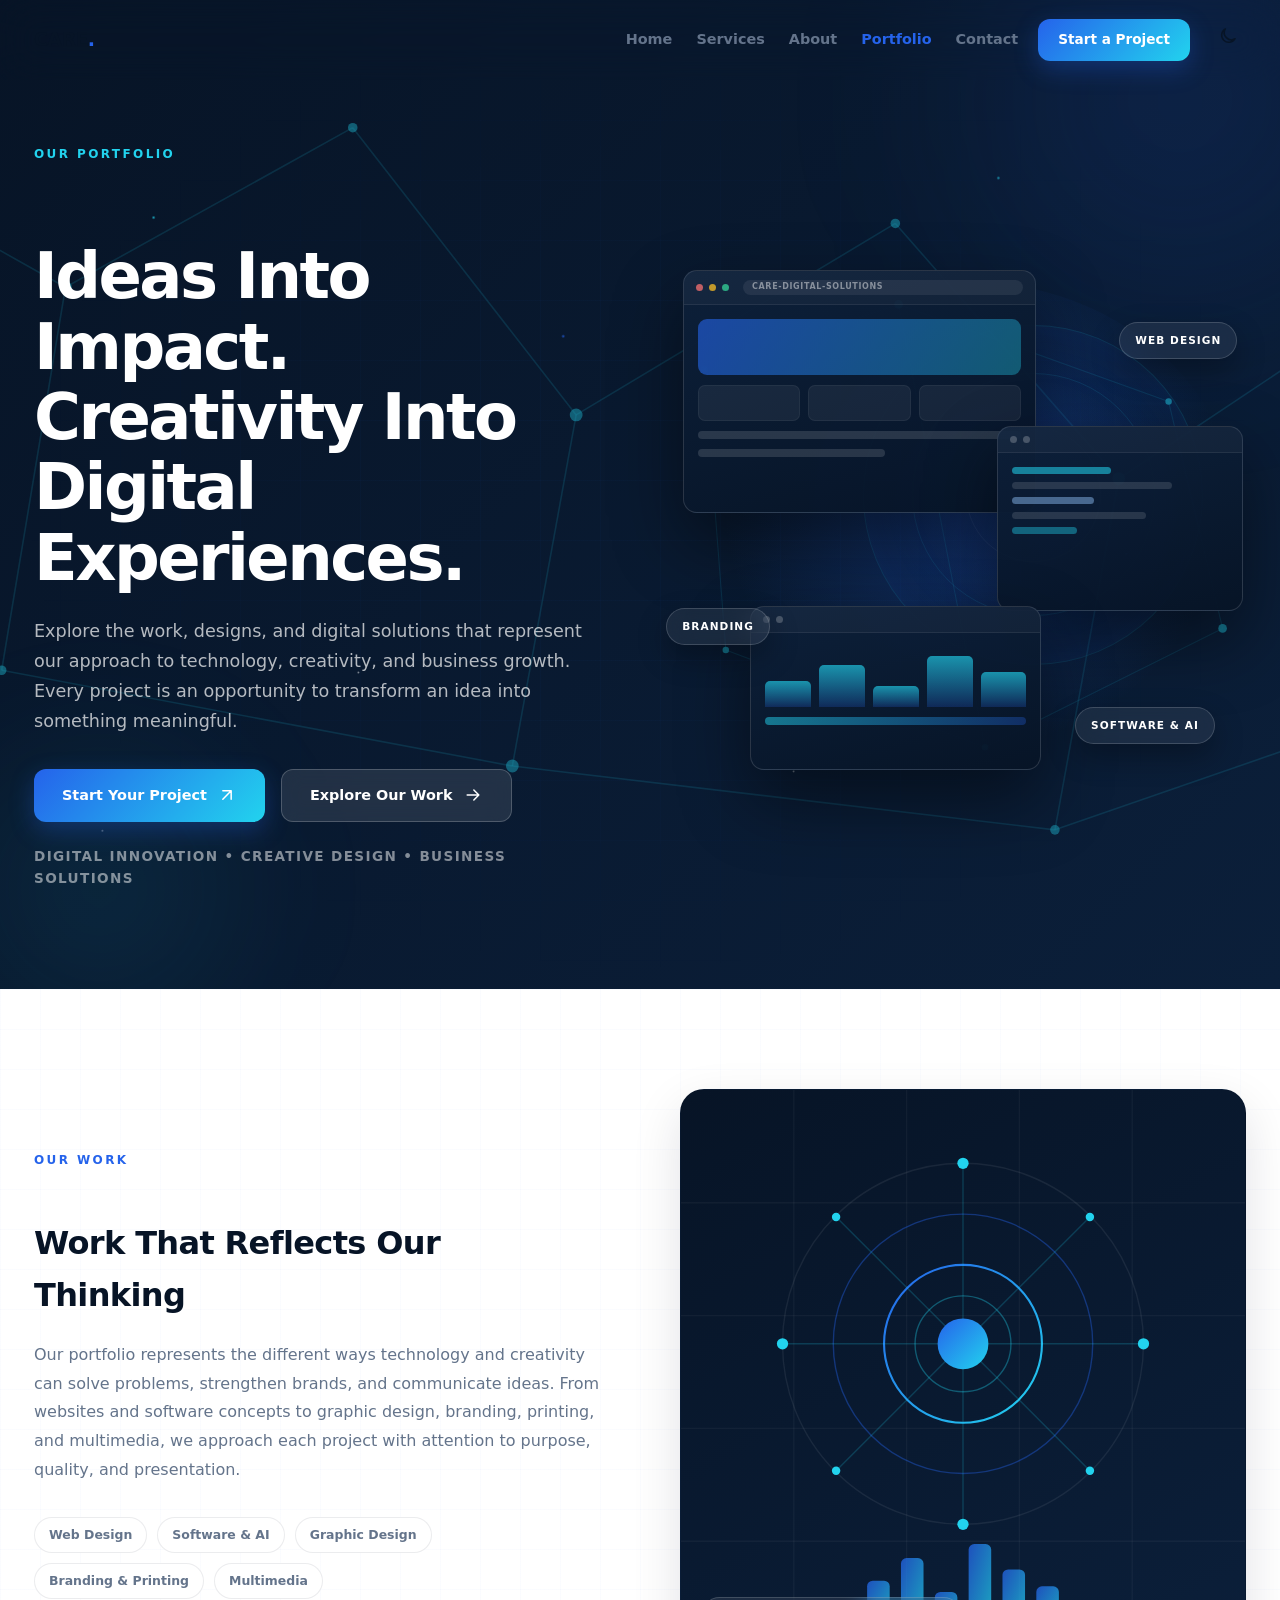
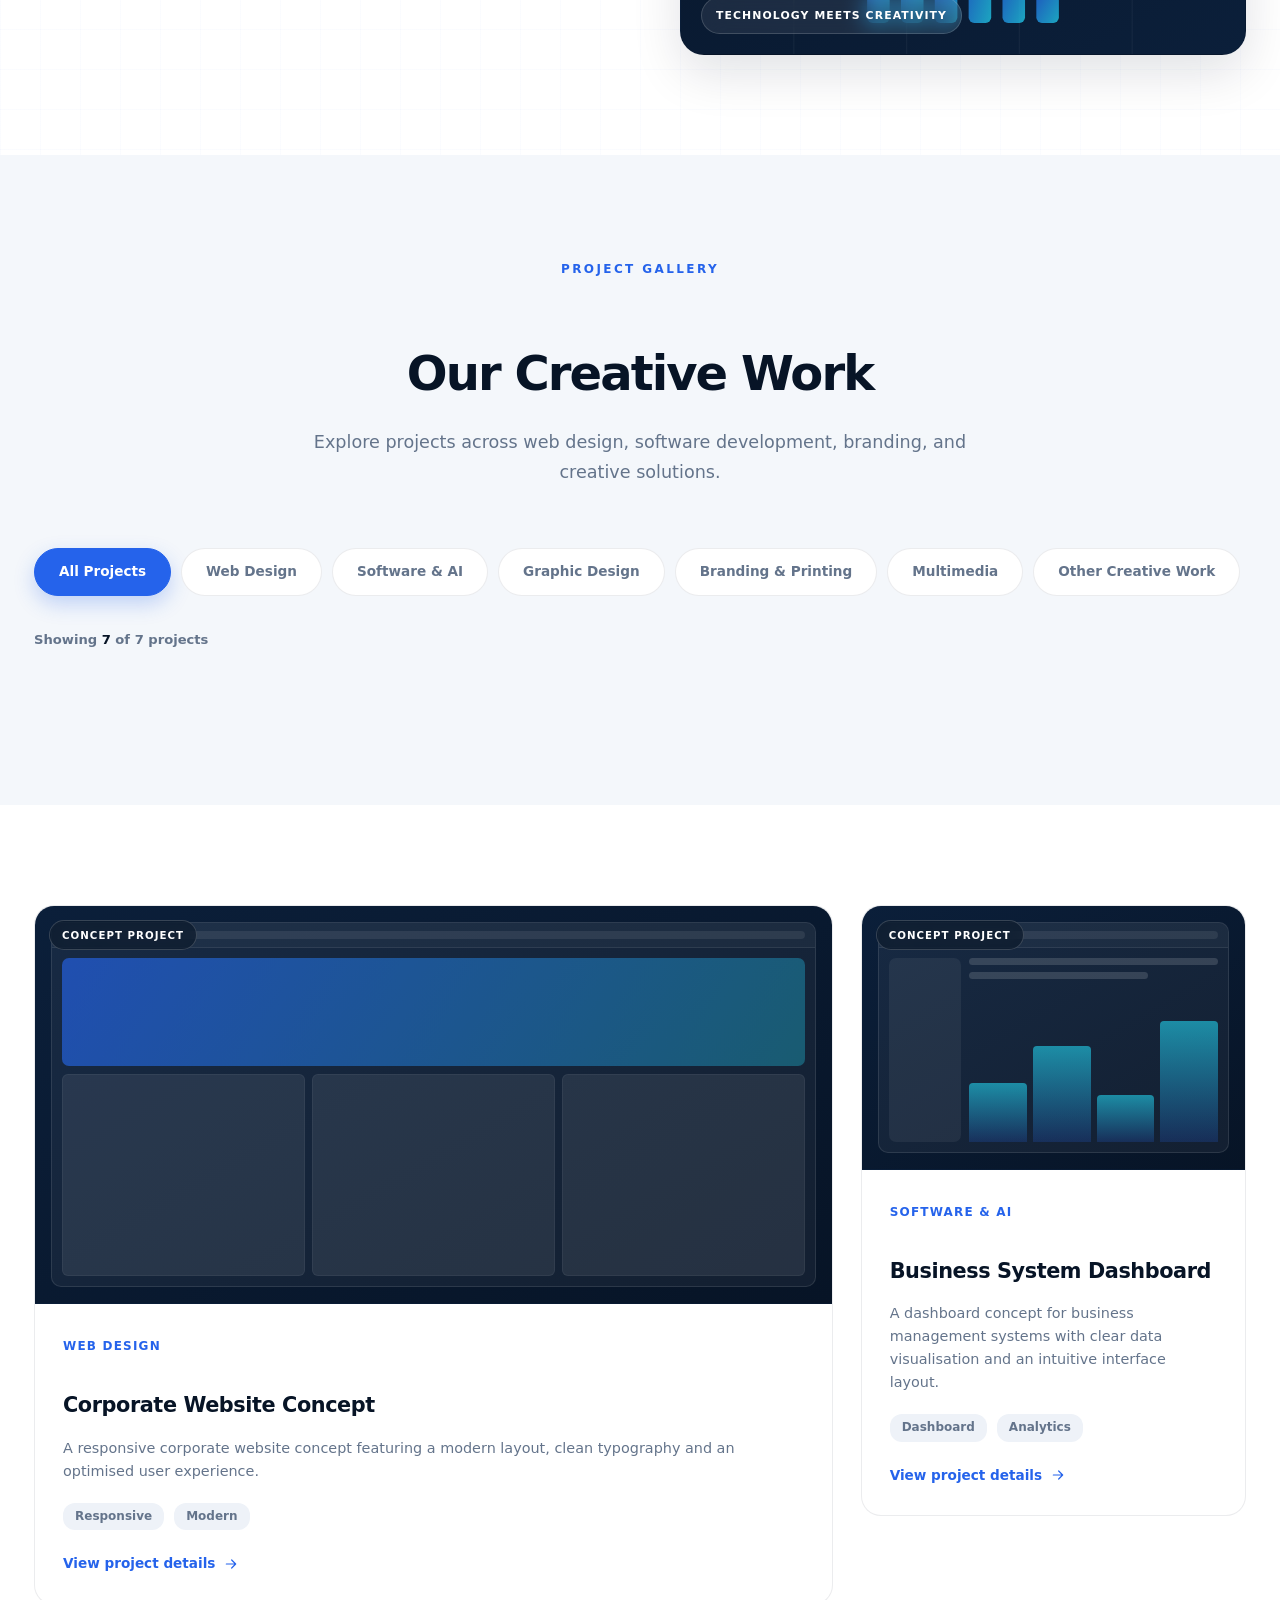
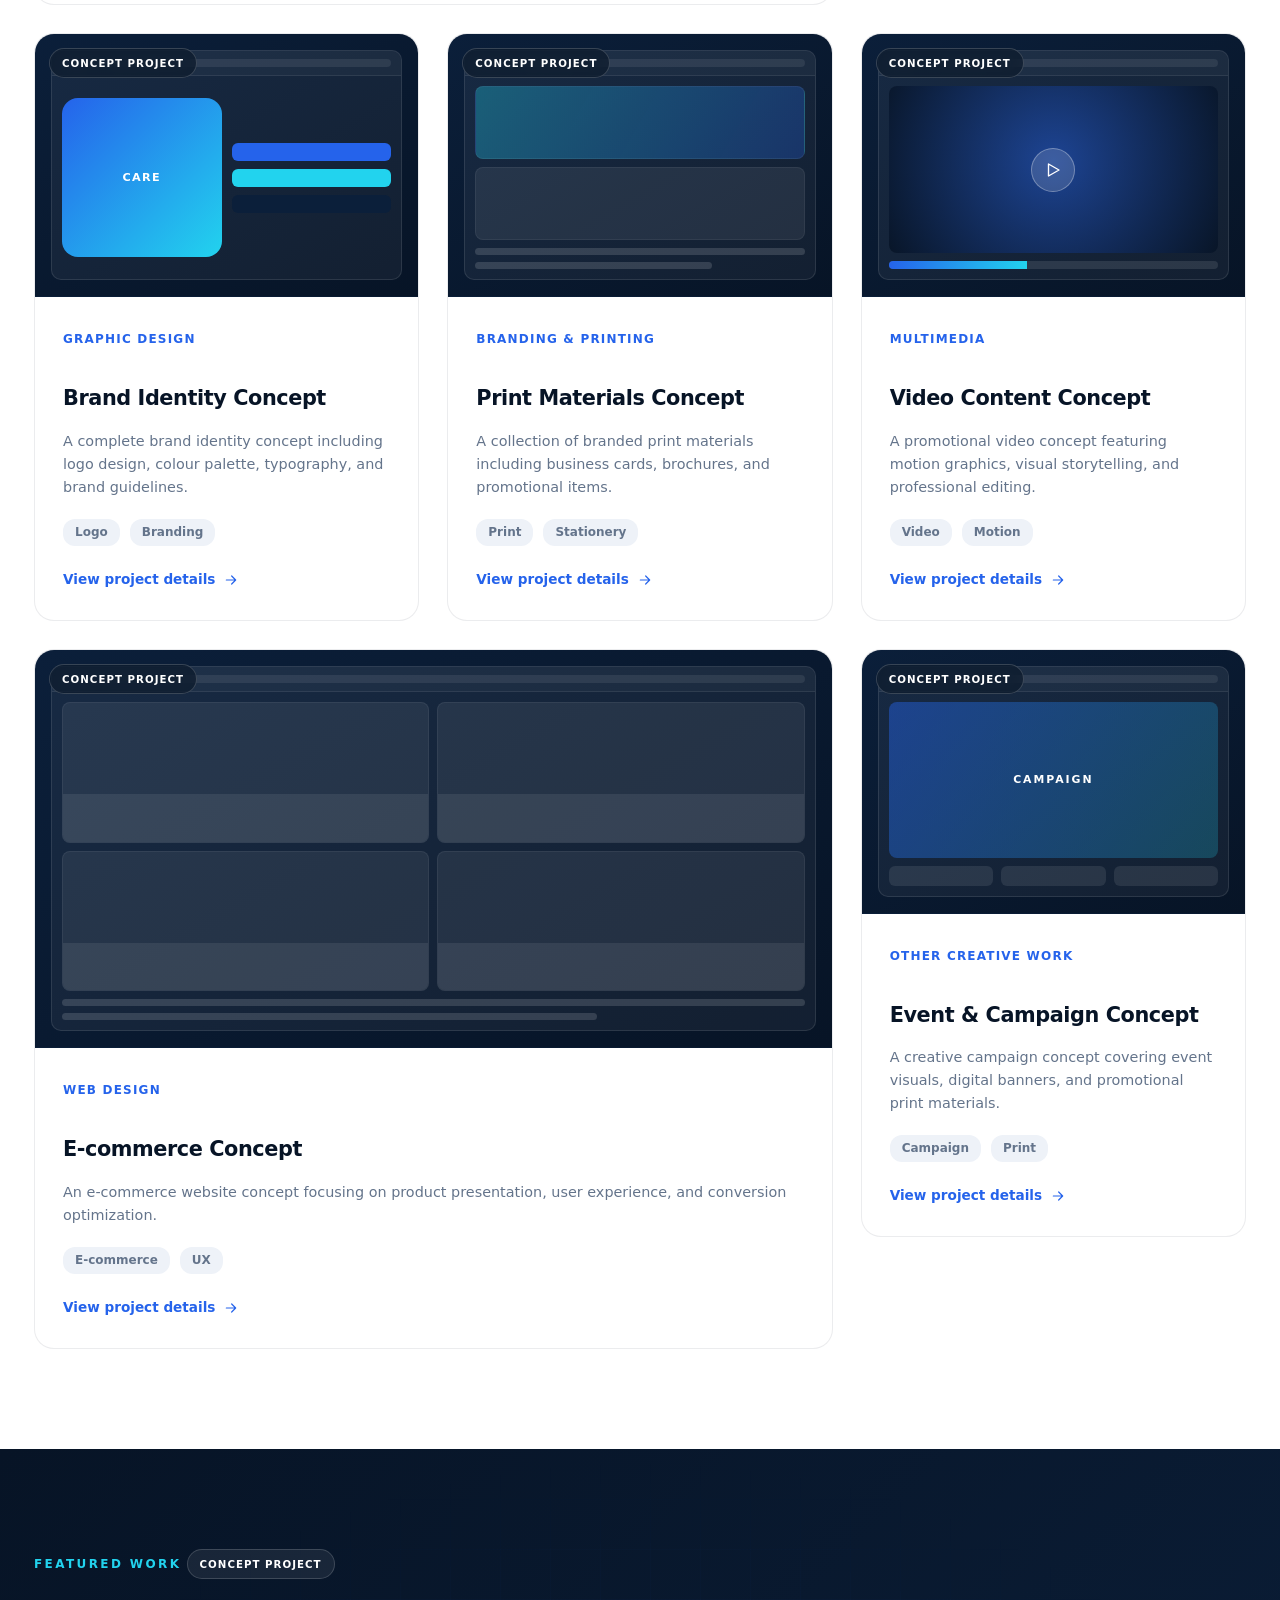
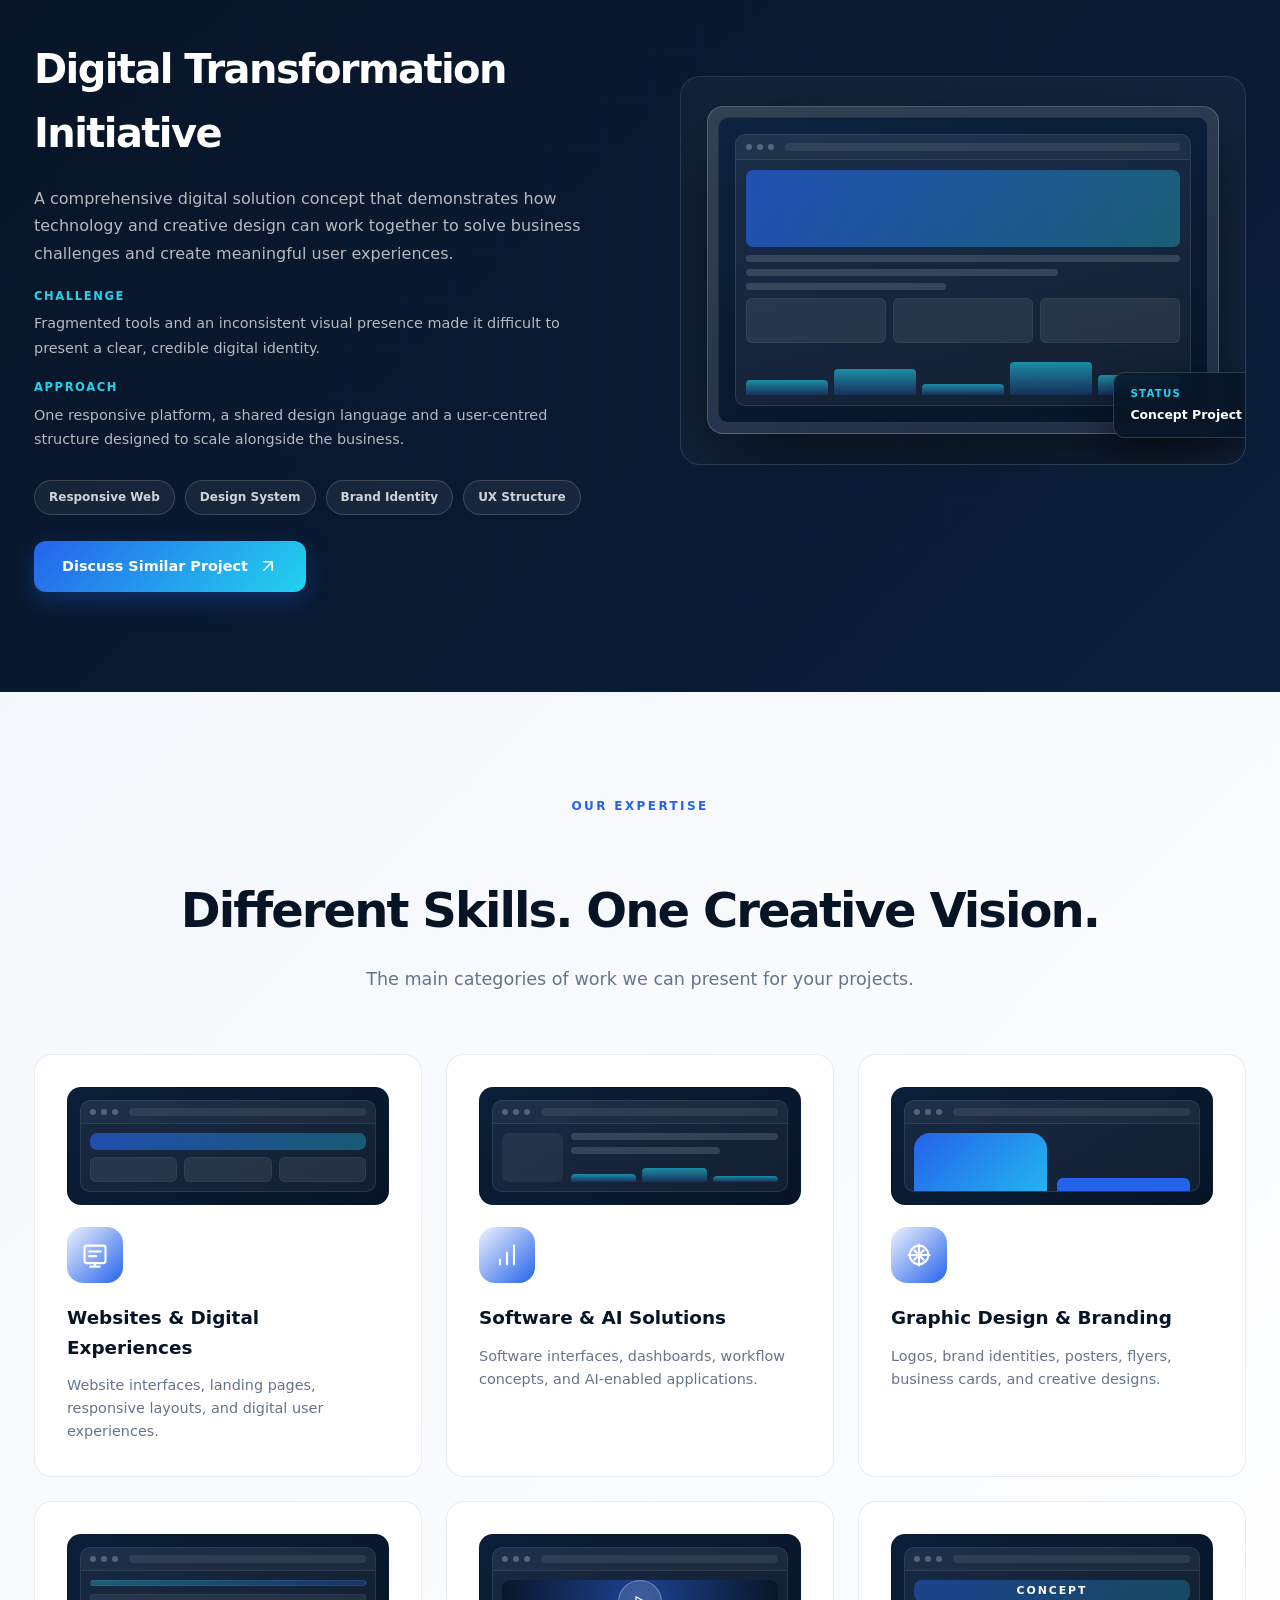
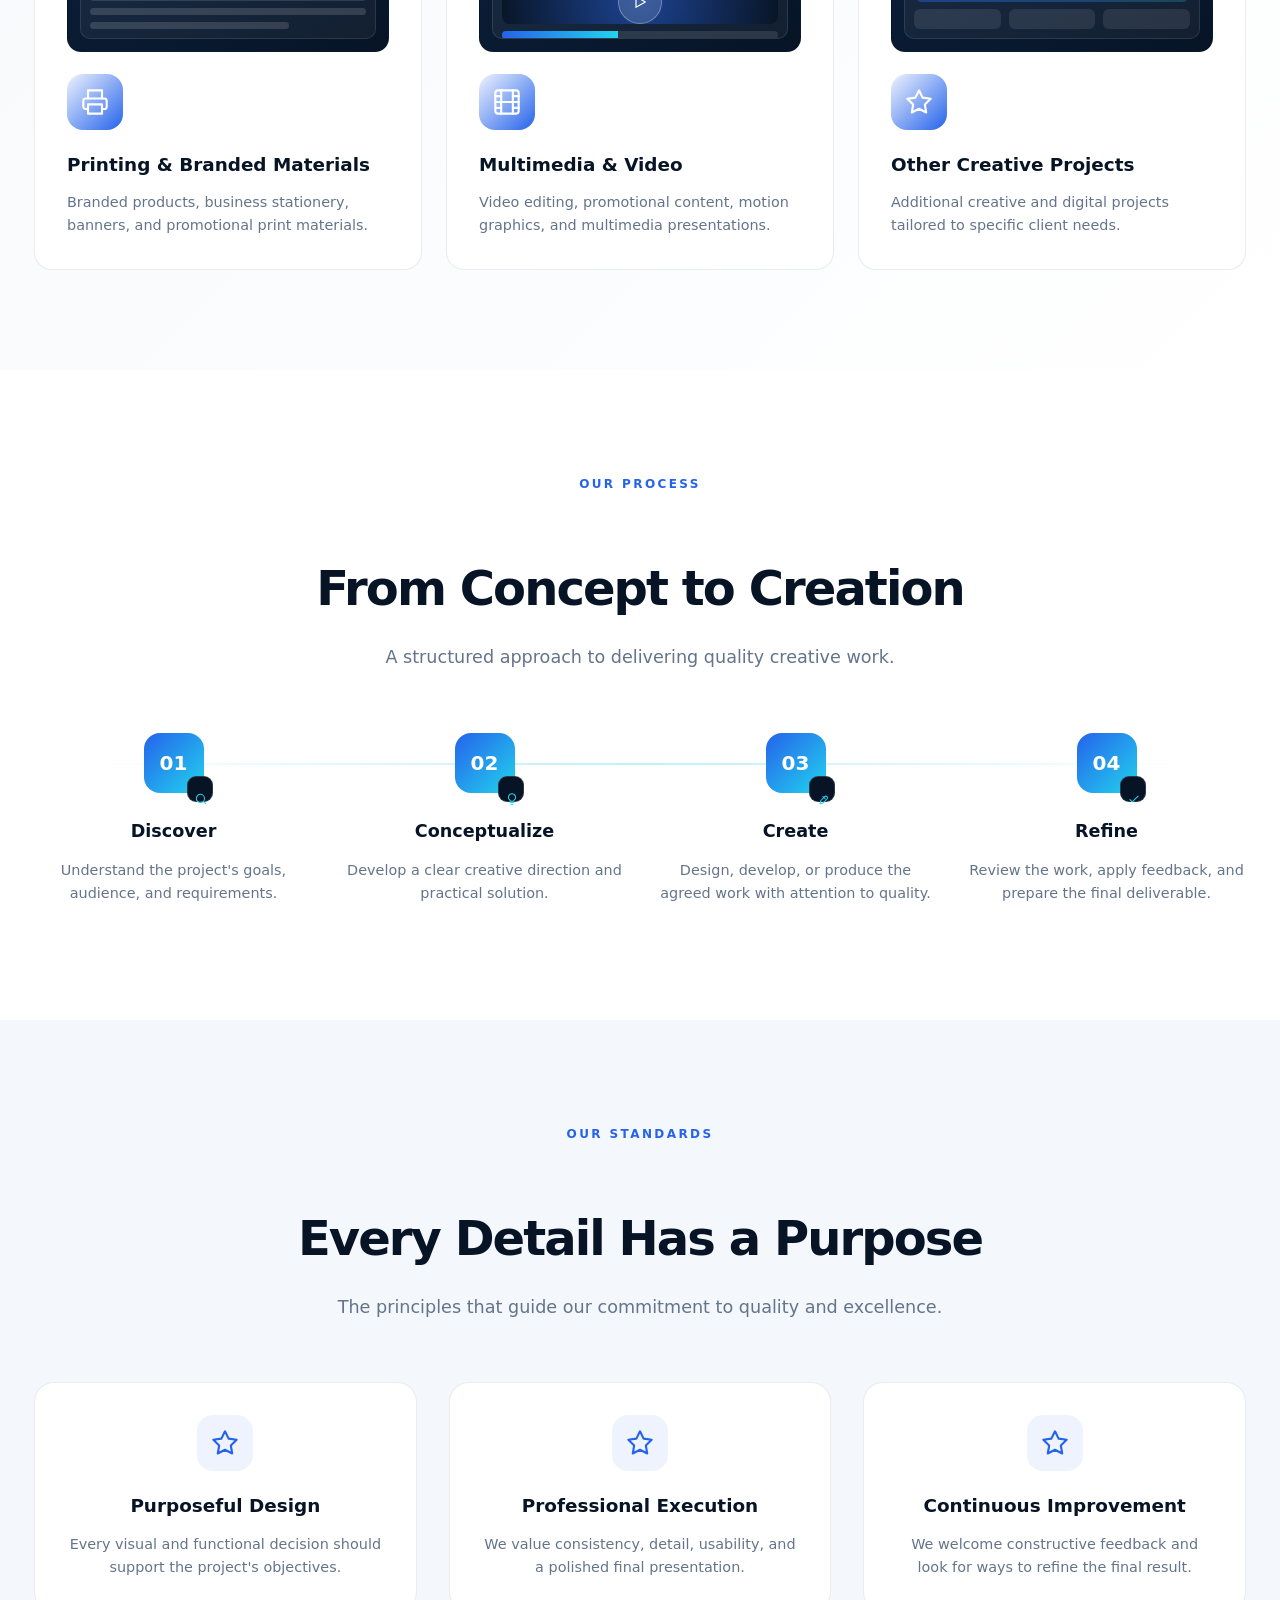
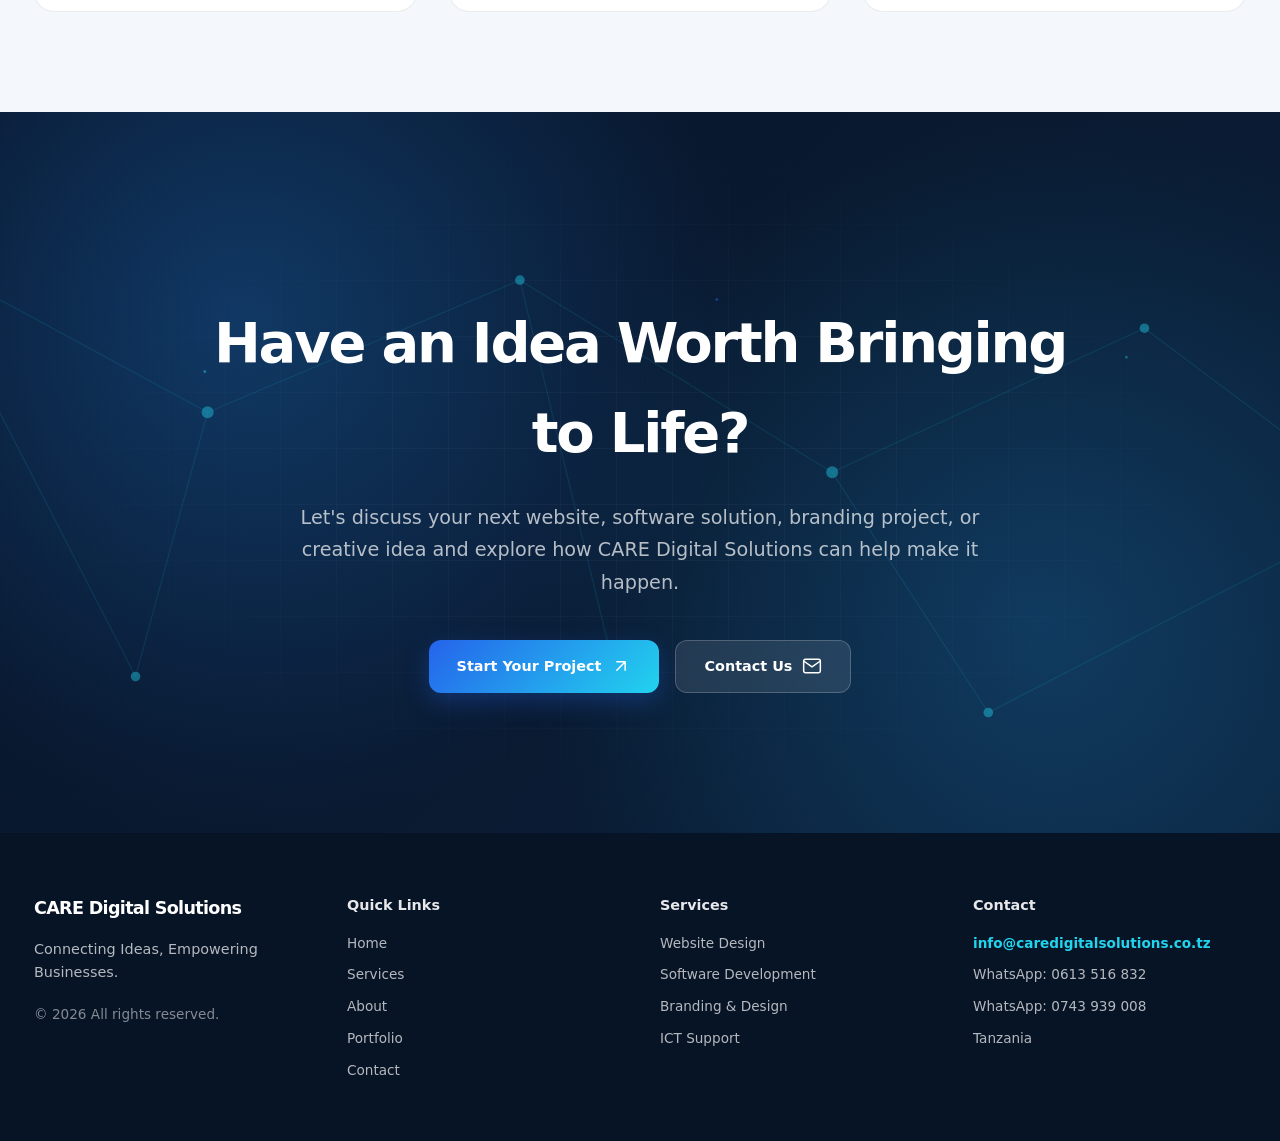
<file: portfolio.html>
<!DOCTYPE html>
<html lang="en" data-mode="light">
<head>
<meta charset="UTF-8">
<meta name="viewport" content="width=device-width, initial-scale=1">
<meta name="theme-color" content="#071426">
<meta name="description" content="CARE Digital Solutions Portfolio — Explore our work in web design, software development, branding, and creative digital solutions. Connecting Ideas, Empowering Businesses.">
<meta name="keywords" content="portfolio, web design, software development, branding, creative work, Tanzania, CARE Digital Solutions">
<meta name="author" content="CARE Digital Solutions">
<meta name="robots" content="index, follow">
<meta property="og:title" content="Portfolio — CARE Digital Solutions">
<meta property="og:description" content="Explore our work in web design, software development, branding, and creative digital solutions.">
<meta property="og:type" content="website">
<meta property="og:url" content="https://caredigitalsolutions.co.tz/portfolio">
<meta name="twitter:card" content="summary_large_image">
<meta name="twitter:title" content="Portfolio — CARE Digital Solutions">
<meta name="twitter:description" content="Explore our work in web design, software development, branding, and creative digital solutions.">
<link rel="canonical" href="https://caredigitalsolutions.co.tz/portfolio">
<title>Portfolio — CARE Digital Solutions</title>
<style>
/* ==========================================================
   CARE Digital Solutions — Premium Portfolio Page
   Vanilla HTML + CSS + JS | No framework or build step needed
   ========================================================== */
:root {
  color-scheme: light;
  --bg: #F4F7FB;
  --bg-elevated: #ffffff;
  --surface: rgba(255,255,255,.76);
  --surface-solid: #fff;
  --surface-soft: #eef2f8;
  --text: #071426;
  --muted: #64748B;
  --line: rgba(7,20,38,.08);
  --accent: #2563EB;
  --accent-2: #22D3EE;
  --accent-soft: rgba(37,99,235,.08);
  --hero-bg: #071426;
  --hero-bg-deep: #0B1F3A;
  --shadow: 0 18px 50px rgba(7,20,38,.12);
  --shadow-sm: 0 8px 24px rgba(7,20,38,.08);
  --header-height: 80px;
  --radius-xl: 24px;
  --radius-lg: 18px;
  --radius-md: 14px;
  --radius-sm: 10px;
  --transition: 280ms cubic-bezier(.2,.8,.2,1);
  --font: Inter, ui-sans-serif, system-ui, -apple-system, BlinkMacSystemFont, "Segoe UI", sans-serif;
}
html[data-mode="dark"] {
  color-scheme: dark;
  --bg:#071426;
  --bg-elevated:#0B1F3A;
  --surface:rgba(11,31,58,.78);
  --surface-solid:#0B1F3A;
  --surface-soft:#0d2847;
  --text:#f8fafc;
  --muted:#94a3b8;
  --line:rgba(255,255,255,.08);
  --accent-soft:rgba(37,99,235,.15);
  --shadow:0 18px 50px rgba(0,0,0,.3);
  --shadow-sm:0 8px 24px rgba(0,0,0,.2);
}
* { box-sizing:border-box; }
html { scroll-behavior:smooth; }
body {
  margin:0; min-height:100vh; font-family:var(--font); color:var(--text);
  background:var(--bg);
  line-height:1.6; transition:background-color var(--transition),color var(--transition);
}
button, input, select, textarea { font:inherit; }
button { color:inherit; }
a { color:inherit; text-decoration:none; }
button:focus-visible, a:focus-visible, input:focus-visible { outline:3px solid var(--accent-2); outline-offset:3px; }
.icon { width:20px; height:20px; display:inline-block; flex:none; fill:none; stroke:currentColor; stroke-width:1.8; stroke-linecap:round; stroke-linejoin:round; }
.skip-link { position:fixed; left:12px; top:-60px; z-index:999; padding:10px 14px; border-radius:10px; background:var(--surface-solid); }
.skip-link:focus { top:12px; }

/* Premium Header */
.topbar {
  height:var(--header-height);
  position:fixed;
  top:0;
  left:0;
  right:0;
  z-index:40;
  display:flex;
  align-items:center;
  gap:20px;
  padding:0 34px;
  background:transparent;
  backdrop-filter:blur(20px);
  -webkit-backdrop-filter:blur(20px);
  transition:all var(--transition);
}

.topbar.scrolled {
  background:rgba(255,255,255,.95);
  border-bottom:1px solid var(--line);
  box-shadow:var(--shadow-sm);
}

html[data-mode="dark"] .topbar.scrolled {
  background:rgba(7,20,38,.95);
}

.main-area {
  min-height:100vh;
  display:flex;
  flex-direction:column;
}

main {
  width:100%;
  max-width:100%;
  margin:0 auto;
  flex:1;
}

/* Portfolio Hero */
.portfolio-hero {
  position:relative;
  min-height:80vh;
  display:flex;
  align-items:center;
  background:linear-gradient(135deg,var(--hero-bg) 0%,var(--hero-bg-deep) 100%);
  overflow:hidden;
  padding:140px 34px 100px;
}

.portfolio-hero-bg {
  position:absolute;
  inset:0;
  overflow:hidden;
  pointer-events:none;
}

.portfolio-hero-grid {
  position:absolute;
  inset:0;
  background-image:
    linear-gradient(rgba(37,99,235,.03) 1px,transparent 1px),
    linear-gradient(90deg,rgba(37,99,235,.03) 1px,transparent 1px);
  background-size:60px 60px;
  mask-image:radial-gradient(ellipse at center,black 30%,transparent 70%);
}

.portfolio-hero-glow {
  position:absolute;
  width:600px;
  height:600px;
  border-radius:50%;
  background:radial-gradient(circle,rgba(37,99,235,.15) 0%,transparent 70%);
  top:-200px;
  right:-200px;
  filter:blur(80px);
}

.portfolio-hero-glow-2 {
  position:absolute;
  width:400px;
  height:400px;
  border-radius:50%;
  background:radial-gradient(circle,rgba(34,211,238,.1) 0%,transparent 70%);
  bottom:-100px;
  left:-100px;
  filter:blur(60px);
}

/* Hero — digital network & data pathways */
.portfolio-hero-network {
  position:absolute;
  inset:0;
  width:100%;
  height:100%;
  opacity:.75;
}

.portfolio-hero-network line {
  stroke:rgba(34,211,238,.18);
  stroke-width:1;
}

.portfolio-hero-network circle {
  fill:var(--accent-2);
  opacity:.5;
  animation:nodePulse 5s ease-in-out infinite;
}

.portfolio-hero-network circle:nth-child(2n) { animation-delay:1.4s; }
.portfolio-hero-network circle:nth-child(3n) { animation-delay:2.8s; }

@keyframes nodePulse {
  0%,100% { opacity:.25; }
  50% { opacity:.9; }
}

/* Hero — slow-moving light particles */
.portfolio-hero-particles {
  position:absolute;
  inset:0;
  background-image:
    radial-gradient(2px 2px at 12% 22%,rgba(34,211,238,.7) 0,transparent 100%),
    radial-gradient(1.5px 1.5px at 28% 68%,rgba(255,255,255,.5) 0,transparent 100%),
    radial-gradient(2px 2px at 44% 34%,rgba(37,99,235,.7) 0,transparent 100%),
    radial-gradient(1.5px 1.5px at 62% 78%,rgba(255,255,255,.4) 0,transparent 100%),
    radial-gradient(2px 2px at 78% 18%,rgba(34,211,238,.6) 0,transparent 100%),
    radial-gradient(1.5px 1.5px at 88% 56%,rgba(37,99,235,.6) 0,transparent 100%),
    radial-gradient(1.5px 1.5px at 8% 84%,rgba(255,255,255,.35) 0,transparent 100%);
  animation:particleDrift 26s ease-in-out infinite alternate;
}

@keyframes particleDrift {
  from { transform:translate3d(0,0,0); opacity:.55; }
  to { transform:translate3d(-26px,-18px,0); opacity:.9; }
}

/* Hero — abstract technology globe */
.portfolio-hero-globe {
  position:absolute;
  width:340px;
  height:340px;
  right:6%;
  top:50%;
  margin-top:-170px;
  border-radius:50%;
  border:1px solid rgba(34,211,238,.14);
  background:radial-gradient(circle at 50% 50%,rgba(37,99,235,.16) 0%,transparent 65%);
  box-shadow:inset 0 0 60px rgba(37,99,235,.12);
}

.portfolio-hero-globe::before,
.portfolio-hero-globe::after {
  content:"";
  position:absolute;
  inset:14%;
  border-radius:50%;
  border:1px solid rgba(34,211,238,.12);
}

.portfolio-hero-globe::after {
  inset:30%;
  border-color:rgba(255,255,255,.08);
}

.portfolio-hero-content {
  position:relative;
  z-index:2;
  max-width:1400px;
  margin:0 auto;
  display:grid;
  grid-template-columns:1fr 1fr;
  gap:80px;
  align-items:center;
}

.portfolio-hero-text {
  color:#fff;
}

.portfolio-hero-eyebrow {
  display:inline-block;
  color:var(--accent-2);
  font-size:.75rem;
  font-weight:700;
  text-transform:uppercase;
  letter-spacing:.2em;
  margin-bottom:24px;
}

.portfolio-hero-title {
  font-size:clamp(2.5rem,5vw,4rem);
  font-weight:900;
  letter-spacing:-.04em;
  line-height:1.1;
  margin-bottom:24px;
}

.portfolio-hero-description {
  font-size:1.1rem;
  line-height:1.7;
  color:rgba(255,255,255,.7);
  margin-bottom:32px;
  max-width:580px;
}

.portfolio-hero-actions {
  display:flex;
  gap:16px;
  flex-wrap:wrap;
  margin-bottom:24px;
}

.portfolio-hero-trust {
  font-size:.85rem;
  color:rgba(255,255,255,.5);
  font-weight:600;
  letter-spacing:.1em;
  text-transform:uppercase;
}

.portfolio-hero-visual {
  position:relative;
  display:flex;
  align-items:center;
  justify-content:center;
  min-height:520px;
}

/* Curated digital studio showcase */
.showcase-stage {
  position:relative;
  width:100%;
  max-width:560px;
  height:520px;
}

.showcase-orb {
  position:absolute;
  inset:5% 1%;
  border-radius:50%;
  background:radial-gradient(circle at 52% 46%,rgba(37,99,235,.3) 0%,rgba(7,20,38,0) 66%);
}

.showcase-net {
  position:absolute;
  top:-6%;
  left:-4%;
  width:108%;
  height:114%;
  opacity:.6;
}

.showcase-net line { stroke:rgba(34,211,238,.2); stroke-width:1; }
.showcase-net circle { fill:var(--accent-2); opacity:.8; animation:nodePulse 5s ease-in-out infinite; }
.showcase-net circle:nth-child(2n) { animation-delay:1.6s; }

/* Floating project preview frames */
.mock-frame {
  position:absolute;
  border-radius:14px;
  overflow:hidden;
  border:1px solid rgba(255,255,255,.14);
  background:linear-gradient(165deg,rgba(13,32,58,.96) 0%,rgba(7,20,38,.96) 100%);
  box-shadow:0 30px 70px rgba(0,0,0,.45);
  animation:float 9s ease-in-out infinite;
}

.mock-bar {
  display:flex;
  align-items:center;
  gap:6px;
  padding:9px 12px;
  border-bottom:1px solid rgba(255,255,255,.07);
  background:rgba(255,255,255,.03);
}

.mock-dot { width:7px; height:7px; border-radius:50%; background:rgba(255,255,255,.22); }
.mock-dot.is-red { background:rgba(248,113,113,.75); }
.mock-dot.is-amber { background:rgba(251,191,36,.75); }
.mock-dot.is-green { background:rgba(52,211,153,.75); }

.mock-url {
  flex:1;
  margin-left:8px;
  height:15px;
  border-radius:8px;
  background:rgba(255,255,255,.07);
  display:flex;
  align-items:center;
  padding:0 9px;
  font-size:.5rem;
  font-weight:700;
  letter-spacing:.08em;
  text-transform:uppercase;
  color:rgba(255,255,255,.45);
}

.mock-body { padding:14px; }

.mock-hero-block {
  height:56px;
  border-radius:9px;
  background:linear-gradient(120deg,rgba(37,99,235,.6) 0%,rgba(34,211,238,.35) 100%);
}

.mock-row { display:grid; grid-template-columns:repeat(3,1fr); gap:8px; margin-top:10px; }

.mock-cell {
  height:36px;
  border-radius:7px;
  background:rgba(255,255,255,.06);
  border:1px solid rgba(255,255,255,.05);
}

.mock-line { height:8px; border-radius:4px; background:rgba(255,255,255,.13); margin-top:10px; }
.mock-line.is-short { width:58%; }
.mock-line.is-accent { background:linear-gradient(90deg,rgba(34,211,238,.5),rgba(37,99,235,.3)); }

/* Code window preview */
.mock-code { padding:14px; }

.mock-code span {
  display:block;
  height:7px;
  border-radius:4px;
  margin-bottom:8px;
  background:rgba(255,255,255,.12);
}

.mock-code span:nth-child(1) { width:46%; background:rgba(34,211,238,.55); }
.mock-code span:nth-child(2) { width:74%; }
.mock-code span:nth-child(3) { width:38%; background:rgba(147,197,253,.45); }
.mock-code span:nth-child(4) { width:62%; }
.mock-code span:nth-child(5) { width:30%; background:rgba(34,211,238,.4); }
.mock-code span:last-child { margin-bottom:0; }

/* Dashboard preview */
.mock-chart {
  display:flex;
  align-items:flex-end;
  gap:8px;
  height:74px;
  padding:12px 14px 0;
}

.mock-chart i {
  flex:1;
  border-radius:5px 5px 0 0;
  background:linear-gradient(180deg,rgba(34,211,238,.65),rgba(37,99,235,.22));
}

/* Frame placement */
.mock-frame.is-browser {
  width:63%;
  top:3%;
  left:0;
  aspect-ratio:16/11;
  --rotation:-5deg;
}

.mock-frame.is-code {
  width:44%;
  top:33%;
  right:0;
  aspect-ratio:4/3;
  --rotation:6deg;
  animation-duration:10s;
  animation-delay:1.2s;
}

.mock-frame.is-data {
  width:52%;
  bottom:1%;
  left:12%;
  aspect-ratio:16/9;
  --rotation:-2deg;
  animation-duration:11s;
  animation-delay:2.4s;
}

/* Floating capability chips */
.stage-chip {
  position:absolute;
  z-index:3;
  padding:9px 15px;
  border-radius:999px;
  font-size:.66rem;
  font-weight:700;
  letter-spacing:.1em;
  text-transform:uppercase;
  color:#fff;
  background:rgba(255,255,255,.07);
  border:1px solid rgba(255,255,255,.16);
  backdrop-filter:blur(14px);
  -webkit-backdrop-filter:blur(14px);
  box-shadow:0 12px 30px rgba(0,0,0,.3);
  animation:floatSoft 7s ease-in-out infinite;
  white-space:nowrap;
}

.stage-chip.is-web { top:13%; right:1%; }
.stage-chip.is-brand { bottom:25%; left:-3%; animation-delay:1.5s; }
.stage-chip.is-software { bottom:6%; right:5%; animation-delay:3s; }

@keyframes floatSoft {
  0%,100% { transform:translateY(0); }
  50% { transform:translateY(-14px); }
}

@keyframes float {
  0%,100% { transform:translateY(0) rotate(var(--rotation, 0deg)); }
  50% { transform:translateY(-15px) rotate(var(--rotation, 0deg)); }
}

/* Premium Buttons */
.btn {
  display:inline-flex;
  align-items:center;
  justify-content:center;
  gap:10px;
  padding:14px 28px;
  border-radius:12px;
  font-size:.9rem;
  font-weight:700;
  cursor:pointer;
  transition:all var(--transition);
  white-space:nowrap;
  text-decoration:none;
}

.btn-primary {
  background:linear-gradient(135deg,var(--accent) 0%,var(--accent-2) 100%);
  color:#fff;
  border:none;
  box-shadow:0 8px 24px rgba(37,99,235,.3);
}

.btn-primary:hover {
  transform:translateY(-2px);
  box-shadow:0 12px 32px rgba(37,99,235,.4);
}

.btn-secondary {
  background:rgba(255,255,255,.1);
  color:#fff;
  border:1px solid rgba(255,255,255,.2);
  backdrop-filter:blur(10px);
}

.btn-secondary:hover {
  background:rgba(255,255,255,.15);
  border-color:rgba(255,255,255,.3);
}

/* Section Styling */
.section {
  padding:100px 34px;
  max-width:1400px;
  margin:0 auto;
}

.section-header {
  text-align:center;
  margin-bottom:60px;
}

.section-eyebrow {
  display:inline-block;
  color:var(--accent);
  font-size:.75rem;
  font-weight:700;
  text-transform:uppercase;
  letter-spacing:.2em;
  margin-bottom:16px;
}

.section-title {
  font-size:clamp(2rem,4vw,3rem);
  font-weight:900;
  letter-spacing:-.04em;
  margin-bottom:16px;
  color:var(--text);
}

.section-description {
  color:var(--muted);
  font-size:1.1rem;
  max-width:700px;
  margin:0 auto;
  line-height:1.7;
}

/* Portfolio Introduction */
.intro-section {
  background:var(--bg-elevated);
  position:relative;
}

.intro-bg {
  position:absolute;
  inset:0;
  background-image:
    linear-gradient(rgba(37,99,235,.02) 1px,transparent 1px),
    linear-gradient(90deg,rgba(37,99,235,.02) 1px,transparent 1px);
  background-size:40px 40px;
  pointer-events:none;
}

.intro-content {
  position:relative;
  z-index:2;
  display:grid;
  grid-template-columns:1fr 1fr;
  gap:80px;
  align-items:center;
}

.intro-text h3 {
  font-size:clamp(1.5rem,3vw,2rem);
  font-weight:800;
  margin-bottom:24px;
  letter-spacing:-.02em;
  color:var(--text);
}

.intro-text p {
  color:var(--muted);
  font-size:1rem;
  line-height:1.8;
  margin-bottom:32px;
}

.intro-visual {
  position:relative;
  aspect-ratio:1/1;
  border-radius:24px;
  background:linear-gradient(150deg,#071426 0%,#0B1F3A 100%);
  border:1px solid var(--line);
  overflow:hidden;
  box-shadow:var(--shadow);
}

.intro-visual svg {
  display:block;
  width:100%;
  height:100%;
}

.intro-badge {
  position:absolute;
  left:20px;
  bottom:20px;
  display:inline-flex;
  align-items:center;
  gap:8px;
  padding:9px 14px;
  border-radius:999px;
  font-size:.68rem;
  font-weight:700;
  letter-spacing:.1em;
  text-transform:uppercase;
  color:#fff;
  background:rgba(255,255,255,.08);
  border:1px solid rgba(255,255,255,.16);
  backdrop-filter:blur(12px);
  -webkit-backdrop-filter:blur(12px);
}

.intro-capabilities {
  display:flex;
  flex-wrap:wrap;
  gap:10px;
  margin-top:4px;
}

.intro-chip {
  padding:7px 14px;
  border-radius:999px;
  border:1px solid var(--line);
  background:var(--surface-solid);
  color:var(--muted);
  font-size:.78rem;
  font-weight:600;
}

/* Category Filter */
.filter-section {
  background:var(--bg);
}

.filter-toolbar {
  display:flex;
  align-items:center;
  justify-content:space-between;
  gap:20px;
  flex-wrap:wrap;
  margin-bottom:42px;
}

.filter-container {
  display:flex;
  gap:10px;
  flex-wrap:wrap;
  flex:1 1 auto;
}

.filter-btn {
  padding:12px 24px;
  border:1px solid var(--line);
  border-radius:24px;
  background:var(--surface-solid);
  color:var(--muted);
  font-size:.85rem;
  font-weight:600;
  cursor:pointer;
  transition:all var(--transition);
}

.filter-btn:hover {
  border-color:var(--accent);
  color:var(--accent);
}

.filter-btn[aria-pressed="true"] {
  background:var(--accent);
  color:#fff;
  border-color:var(--accent);
  box-shadow:0 8px 20px rgba(37,99,235,.25);
}

.filter-count {
  font-size:.82rem;
  font-weight:600;
  color:var(--muted);
  white-space:nowrap;
}

.filter-count strong { color:var(--text); }

/* Project Gallery */
.gallery-section {
  background:var(--bg-elevated);
}

.project-grid {
  display:grid;
  grid-template-columns:repeat(6,1fr);
  gap:28px;
  align-items:start;
}

.project-card {
  grid-column:span 2;
  position:relative;
  border:1px solid var(--line);
  border-radius:20px;
  background:var(--surface-solid);
  overflow:hidden;
  transition:transform var(--transition),border-color var(--transition),box-shadow var(--transition);
}

.project-card.is-wide { grid-column:span 4; }

.project-card:hover,
.project-card:focus-within {
  transform:translateY(-6px);
  border-color:var(--accent);
  box-shadow:var(--shadow);
}

.project-card.is-hidden { display:none; }

.project-card.is-entering { animation:cardIn 420ms cubic-bezier(.2,.8,.2,1) both; }

@keyframes cardIn {
  from { opacity:0; transform:translateY(12px); }
  to { opacity:1; transform:none; }
}

/* Project preview artwork — CSS-drawn mockups, swap for real screenshots */
.project-media {
  position:relative;
  aspect-ratio:16/11;
  overflow:hidden;
  border-bottom:1px solid var(--line);
  background:linear-gradient(150deg,#0B1F3A 0%,#071426 100%);
}

.project-card.is-wide .project-media { aspect-ratio:16/8; }

.preview {
  position:absolute;
  inset:0;
  display:flex;
  align-items:center;
  justify-content:center;
  padding:16px;
  transition:transform 600ms cubic-bezier(.2,.8,.2,1);
}

.project-card:hover .preview { transform:scale(1.04); }

.pv-screen {
  position:relative;
  width:100%;
  height:100%;
  border-radius:10px;
  background:rgba(255,255,255,.05);
  border:1px solid rgba(255,255,255,.1);
  overflow:hidden;
  display:flex;
  flex-direction:column;
}

.pv-top {
  display:flex;
  align-items:center;
  gap:5px;
  padding:8px 10px;
  border-bottom:1px solid rgba(255,255,255,.08);
  background:rgba(255,255,255,.03);
}

.pv-top i { width:6px; height:6px; border-radius:50%; background:rgba(255,255,255,.25); }
.pv-top b { flex:1; height:8px; margin-left:6px; border-radius:4px; background:rgba(255,255,255,.08); }

.pv-body { flex:1; padding:10px; display:flex; flex-direction:column; gap:8px; }

.pv-hero { height:34%; border-radius:7px; background:linear-gradient(120deg,rgba(37,99,235,.65),rgba(34,211,238,.32)); }

.pv-grid { display:grid; grid-template-columns:repeat(3,1fr); gap:7px; flex:1; }
.pv-grid span { border-radius:6px; background:rgba(255,255,255,.08); border:1px solid rgba(255,255,255,.05); }

.pv-lines span { display:block; height:7px; border-radius:4px; background:rgba(255,255,255,.14); margin-bottom:7px; }
.pv-lines span:nth-child(2) { width:72%; }
.pv-lines span:nth-child(3) { width:46%; }
.pv-lines span:last-child { margin-bottom:0; }

.pv-split { display:flex; gap:8px; flex:1; }
.pv-rail { width:22%; border-radius:7px; background:rgba(255,255,255,.06); }
.pv-main { flex:1; display:flex; flex-direction:column; gap:8px; }
.pv-bars { display:flex; align-items:flex-end; gap:6px; flex:1; }
.pv-bars i { flex:1; border-radius:4px 4px 0 0; background:linear-gradient(180deg,rgba(34,211,238,.6),rgba(37,99,235,.2)); }

.pv-brand { flex:1; display:grid; grid-template-columns:1fr 1fr; gap:10px; align-items:center; }
.pv-mark {
  aspect-ratio:1;
  border-radius:16px;
  background:linear-gradient(135deg,var(--accent),var(--accent-2));
  display:grid;
  place-items:center;
  color:#fff;
  font-size:.7rem;
  font-weight:900;
  letter-spacing:.12em;
}
.pv-swatches { display:grid; gap:8px; }
.pv-swatches i { height:18px; border-radius:6px; }

.pv-cards { flex:1; display:grid; grid-template-rows:1fr 1fr; gap:8px; }
.pv-cards i { border-radius:8px; background:rgba(255,255,255,.07); border:1px solid rgba(255,255,255,.06); }
.pv-cards i:first-child { background:linear-gradient(120deg,rgba(34,211,238,.32),rgba(37,99,235,.28)); }

.pv-video {
  flex:1;
  border-radius:8px;
  display:grid;
  place-items:center;
  background:radial-gradient(circle at 50% 45%,rgba(37,99,235,.5),rgba(7,20,38,.9));
}

.pv-play {
  width:44px;
  height:44px;
  border-radius:50%;
  background:rgba(255,255,255,.14);
  border:1px solid rgba(255,255,255,.3);
  display:grid;
  place-items:center;
  color:#fff;
}

.pv-timeline { height:8px; border-radius:4px; background:rgba(255,255,255,.1); position:relative; overflow:hidden; }
.pv-timeline::after {
  content:"";
  position:absolute;
  left:0;
  top:0;
  bottom:0;
  width:42%;
  background:linear-gradient(90deg,var(--accent),var(--accent-2));
}

.pv-shop { flex:1; display:grid; grid-template-columns:repeat(2,1fr); gap:8px; }
.pv-shop i { position:relative; border-radius:8px; background:rgba(255,255,255,.07); border:1px solid rgba(255,255,255,.06); overflow:hidden; }
.pv-shop i::after { content:""; position:absolute; left:0; right:0; bottom:0; height:34%; background:rgba(255,255,255,.08); }

.pv-banner {
  flex:1;
  border-radius:8px;
  display:grid;
  place-items:center;
  color:#fff;
  font-size:.68rem;
  font-weight:900;
  letter-spacing:.18em;
  text-transform:uppercase;
  background:linear-gradient(120deg,rgba(37,99,235,.45),rgba(34,211,238,.22));
}

.pv-tickets { display:flex; gap:8px; }
.pv-tickets i { flex:1; height:20px; border-radius:6px; background:rgba(255,255,255,.09); }

/* Card labels and hover reveal */
.project-badge {
  position:absolute;
  top:14px;
  left:14px;
  z-index:3;
  padding:6px 12px;
  border-radius:999px;
  font-size:.64rem;
  font-weight:700;
  letter-spacing:.1em;
  text-transform:uppercase;
  color:#fff;
  background:rgba(7,20,38,.6);
  border:1px solid rgba(255,255,255,.18);
  backdrop-filter:blur(10px);
  -webkit-backdrop-filter:blur(10px);
}

.project-overlay {
  position:absolute;
  inset:0;
  z-index:2;
  display:flex;
  flex-direction:column;
  justify-content:flex-end;
  gap:8px;
  padding:22px;
  background:linear-gradient(to top,rgba(7,20,38,.94) 0%,rgba(7,20,38,.45) 55%,rgba(7,20,38,0) 100%);
  opacity:0;
  transition:opacity var(--transition);
}

.project-card:hover .project-overlay,
.project-card:focus-within .project-overlay { opacity:1; }

.project-overlay p {
  margin:0;
  color:rgba(255,255,255,.85);
  font-size:.84rem;
  line-height:1.55;
}

.project-overlay span {
  display:inline-flex;
  align-items:center;
  gap:8px;
  color:var(--accent-2);
  font-size:.76rem;
  font-weight:700;
  letter-spacing:.08em;
  text-transform:uppercase;
}

.project-content {
  padding:28px;
}

.project-category {
  display:inline-block;
  color:var(--accent);
  font-size:.75rem;
  font-weight:700;
  text-transform:uppercase;
  letter-spacing:.1em;
  margin-bottom:12px;
}

.project-title {
  font-size:1.3rem;
  font-weight:800;
  margin-bottom:12px;
  letter-spacing:-.02em;
  color:var(--text);
}

.project-description {
  color:var(--muted);
  font-size:.9rem;
  line-height:1.6;
  margin-bottom:20px;
}

.project-meta {
  display:flex;
  flex-wrap:wrap;
  gap:10px;
  align-items:center;
  margin-bottom:20px;
  font-size:.85rem;
  color:var(--muted);
}

.project-meta span {
  display:flex;
  align-items:center;
  gap:6px;
}

.project-tag {
  padding:4px 12px;
  border-radius:12px;
  background:var(--surface-soft);
  font-size:.75rem;
  font-weight:600;
}

.project-link {
  display:inline-flex;
  align-items:center;
  gap:8px;
  padding:0;
  border:none;
  background:transparent;
  color:var(--accent);
  font-weight:700;
  font-size:.85rem;
  cursor:pointer;
  text-decoration:none;
  transition:gap var(--transition);
}

.project-link:hover { gap:12px; }

/* Featured Project */
.featured-section {
  background:linear-gradient(135deg,var(--hero-bg) 0%,var(--hero-bg-deep) 100%);
  position:relative;
  overflow:hidden;
}

.featured-bg {
  position:absolute;
  inset:0;
  background-image:
    linear-gradient(rgba(37,99,235,.03) 1px,transparent 1px),
    linear-gradient(90deg,rgba(37,99,235,.03) 1px,transparent 1px);
  background-size:50px 50px;
  mask-image:radial-gradient(ellipse at center,black 40%,transparent 70%);
}

.featured-content {
  position:relative;
  z-index:2;
  display:grid;
  grid-template-columns:1fr 1fr;
  gap:80px;
  align-items:center;
}

.featured-text h3 {
  font-size:clamp(1.8rem,4vw,2.5rem);
  font-weight:900;
  letter-spacing:-.04em;
  margin-bottom:24px;
  color:#fff;
}

.featured-text p {
  color:rgba(255,255,255,.7);
  font-size:1rem;
  line-height:1.7;
  margin-bottom:20px;
}

.featured-note {
  display:inline-flex;
  align-items:center;
  gap:8px;
  margin-bottom:18px;
  padding:6px 12px;
  border-radius:999px;
  font-size:.64rem;
  font-weight:700;
  letter-spacing:.1em;
  text-transform:uppercase;
  color:#fff;
  background:rgba(255,255,255,.07);
  border:1px solid rgba(255,255,255,.16);
}

.featured-facts {
  display:grid;
  gap:18px;
  margin-bottom:28px;
}

.featured-fact h4 {
  margin:0 0 6px;
  font-size:.72rem;
  font-weight:700;
  letter-spacing:.14em;
  text-transform:uppercase;
  color:var(--accent-2);
}

.featured-fact p { margin:0; font-size:.9rem; }

.featured-tags {
  display:flex;
  flex-wrap:wrap;
  gap:10px;
  margin-bottom:26px;
}

.tech-chip {
  padding:7px 14px;
  border-radius:999px;
  border:1px solid rgba(255,255,255,.16);
  background:rgba(255,255,255,.06);
  color:rgba(255,255,255,.8);
  font-size:.75rem;
  font-weight:600;
}

.featured-visual {
  position:relative;
  aspect-ratio:16/11;
  border-radius:20px;
  background:rgba(255,255,255,.04);
  border:1px solid rgba(255,255,255,.1);
  display:flex;
  align-items:center;
  justify-content:center;
  padding:26px;
  overflow:hidden;
}

.featured-visual::before {
  content:"";
  position:absolute;
  inset:0;
  background-image:
    linear-gradient(rgba(37,99,235,.05) 1px,transparent 1px),
    linear-gradient(90deg,rgba(37,99,235,.05) 1px,transparent 1px);
  background-size:34px 34px;
  mask-image:radial-gradient(ellipse at center,black 30%,transparent 75%);
}

.device {
  position:relative;
  z-index:2;
  width:100%;
  padding:10px;
  border-radius:16px;
  background:linear-gradient(160deg,rgba(255,255,255,.14),rgba(255,255,255,.05));
  border:1px solid rgba(255,255,255,.2);
  box-shadow:0 40px 80px rgba(0,0,0,.5);
}

.device-screen {
  position:relative;
  aspect-ratio:16/10;
  border-radius:10px;
  overflow:hidden;
  background:linear-gradient(165deg,#0d2340,#071426);
  border:1px solid rgba(255,255,255,.1);
  display:flex;
  flex-direction:column;
}

.device-float {
  position:absolute;
  right:-14px;
  bottom:26px;
  z-index:3;
  display:grid;
  gap:4px;
  padding:12px 16px;
  border-radius:12px;
  background:rgba(7,20,38,.85);
  border:1px solid rgba(255,255,255,.16);
  backdrop-filter:blur(12px);
  -webkit-backdrop-filter:blur(12px);
  box-shadow:0 18px 40px rgba(0,0,0,.45);
  animation:floatSoft 8s ease-in-out infinite;
}

.device-float b { color:#fff; font-size:.78rem; font-weight:800; }
.device-float span { color:var(--accent-2); font-size:.64rem; font-weight:700; letter-spacing:.12em; text-transform:uppercase; }

/* Capabilities Section */
.capabilities-section {
  background:linear-gradient(135deg,var(--bg) 0%,var(--bg-elevated) 100%);
}

.capabilities-grid {
  display:grid;
  grid-template-columns:repeat(auto-fit,minmax(300px,1fr));
  gap:24px;
}

.capability-card {
  padding:32px;
  border:1px solid var(--line);
  border-radius:18px;
  background:var(--surface-solid);
  transition:all var(--transition);
}

.capability-card:hover {
  transform:translateY(-4px);
  border-color:var(--accent);
  box-shadow:var(--shadow-sm);
}

.capability-preview {
  position:relative;
  height:118px;
  margin-bottom:22px;
  border-radius:14px;
  overflow:hidden;
  border:1px solid var(--line);
  background:linear-gradient(150deg,#0B1F3A 0%,#071426 100%);
}

.capability-preview .preview { padding:12px; }
.capability-preview .pv-top { padding:7px 9px; }
.capability-preview .pv-body { padding:9px; gap:7px; }

.capability-icon {
  width:56px;
  height:56px;
  border-radius:16px;
  background:linear-gradient(135deg,var(--accent-soft),var(--accent));
  color:#fff;
  margin-bottom:20px;
  display:grid;
  place-items:center;
}

.capability-title {
  font-size:1.15rem;
  font-weight:800;
  margin-bottom:12px;
  color:var(--text);
}

.capability-description {
  color:var(--muted);
  font-size:.9rem;
  line-height:1.6;
  margin:0;
}

/* Process Section */
.process-section {
  background:var(--bg-elevated);
}

.process-steps {
  display:grid;
  grid-template-columns:repeat(4,1fr);
  gap:32px;
  position:relative;
}

.process-steps::before {
  content:"";
  position:absolute;
  top:30px;
  left:50px;
  right:50px;
  height:2px;
  background:linear-gradient(90deg,transparent,var(--accent-2),transparent);
  opacity:.3;
}

.process-step {
  text-align:center;
  position:relative;
}

.process-number {
  width:60px;
  height:60px;
  border-radius:16px;
  background:linear-gradient(135deg,var(--accent),var(--accent-2));
  color:#fff;
  display:grid;
  place-items:center;
  margin:0 auto 24px;
  font-size:1.25rem;
  font-weight:900;
  position:relative;
  z-index:2;
}

.process-icon {
  position:absolute;
  right:-9px;
  bottom:-9px;
  width:26px;
  height:26px;
  padding:6px;
  border-radius:9px;
  background:var(--hero-bg);
  color:var(--accent-2);
  border:1px solid rgba(255,255,255,.16);
}

.process-title {
  font-size:1.1rem;
  font-weight:800;
  margin-bottom:12px;
  color:var(--text);
}

.process-description {
  color:var(--muted);
  font-size:.9rem;
  line-height:1.6;
}

/* Quality Section */
.quality-section {
  background:var(--bg);
}

.quality-grid {
  display:grid;
  grid-template-columns:repeat(auto-fit,minmax(280px,1fr));
  gap:32px;
}

.quality-card {
  padding:32px;
  border:1px solid var(--line);
  border-radius:20px;
  background:var(--surface-solid);
  text-align:center;
}

.quality-icon {
  width:56px;
  height:56px;
  border-radius:16px;
  background:var(--accent-soft);
  color:var(--accent);
  margin:0 auto 20px;
  display:grid;
  place-items:center;
}

.quality-title {
  font-size:1.15rem;
  font-weight:800;
  margin-bottom:12px;
  color:var(--text);
}

.quality-description {
  color:var(--muted);
  font-size:.9rem;
  line-height:1.6;
  margin:0;
}

/* CTA Section */
.cta-section {
  padding:140px 34px;
  background:linear-gradient(135deg,var(--hero-bg) 0%,var(--hero-bg-deep) 100%);
  position:relative;
  overflow:hidden;
}

.cta-bg {
  position:absolute;
  inset:0;
  background-image:
    radial-gradient(circle at 18% 28%,rgba(37,99,235,.22) 0%,transparent 45%),
    radial-gradient(circle at 82% 72%,rgba(34,211,238,.14) 0%,transparent 45%);
}

.cta-grid {
  position:absolute;
  inset:0;
  background-image:
    linear-gradient(rgba(255,255,255,.03) 1px,transparent 1px),
    linear-gradient(90deg,rgba(255,255,255,.03) 1px,transparent 1px);
  background-size:56px 56px;
  mask-image:radial-gradient(ellipse at center,black 25%,transparent 72%);
}

.cta-network {
  position:absolute;
  inset:0;
  background-image:
    radial-gradient(circle at 20% 30%,rgba(34,211,238,.1) 0,transparent 40%),
    radial-gradient(circle at 80% 70%,rgba(37,99,235,.1) 0,transparent 40%);
}

.cta-nodes {
  position:absolute;
  inset:0;
  width:100%;
  height:100%;
  opacity:.7;
}

.cta-nodes line { stroke:rgba(34,211,238,.16); stroke-width:1; }
.cta-nodes circle { fill:var(--accent-2); opacity:.6; animation:nodePulse 6s ease-in-out infinite; }
.cta-nodes circle:nth-child(2n) { animation-delay:1.5s; }
.cta-nodes circle:nth-child(3n) { animation-delay:3s; }

.cta-particles {
  position:absolute;
  inset:0;
  background-image:
    radial-gradient(2px 2px at 16% 36%,rgba(34,211,238,.7) 0,transparent 100%),
    radial-gradient(1.5px 1.5px at 34% 74%,rgba(255,255,255,.45) 0,transparent 100%),
    radial-gradient(2px 2px at 56% 26%,rgba(37,99,235,.7) 0,transparent 100%),
    radial-gradient(1.5px 1.5px at 72% 62%,rgba(255,255,255,.4) 0,transparent 100%),
    radial-gradient(2px 2px at 88% 34%,rgba(34,211,238,.55) 0,transparent 100%);
  animation:particleDrift 30s ease-in-out infinite alternate;
}

.cta-content {
  position:relative;
  z-index:2;
  max-width:900px;
  margin:0 auto;
  text-align:center;
  color:#fff;
}

.cta-title {
  font-size:clamp(2rem,5vw,3.5rem);
  font-weight:900;
  letter-spacing:-.04em;
  margin-bottom:24px;
}

.cta-description {
  font-size:1.2rem;
  line-height:1.7;
  color:rgba(255,255,255,.7);
  margin-bottom:40px;
  max-width:700px;
  margin-left:auto;
  margin-right:auto;
}

.cta-actions {
  display:flex;
  gap:16px;
  justify-content:center;
  flex-wrap:wrap;
}

/* Project detail modal */
.modal {
  position:fixed;
  inset:0;
  z-index:90;
  display:none;
  align-items:center;
  justify-content:center;
  padding:24px;
}

.modal.is-open { display:flex; }

.modal-backdrop {
  position:absolute;
  inset:0;
  background:rgba(7,20,38,.72);
  backdrop-filter:blur(6px);
  -webkit-backdrop-filter:blur(6px);
  opacity:0;
  transition:opacity var(--transition);
}

.modal.is-open .modal-backdrop { opacity:1; }

.modal-panel {
  position:relative;
  z-index:2;
  width:min(940px,100%);
  max-height:88vh;
  overflow:auto;
  border-radius:22px;
  background:var(--surface-solid);
  border:1px solid var(--line);
  box-shadow:var(--shadow);
  opacity:0;
  transform:translateY(14px);
  transition:opacity var(--transition),transform var(--transition);
}

.modal.is-open .modal-panel { opacity:1; transform:none; }

.modal-media {
  position:relative;
  aspect-ratio:16/8;
  overflow:hidden;
  border-bottom:1px solid var(--line);
  background:linear-gradient(150deg,#0B1F3A 0%,#071426 100%);
}

.modal-media .preview { padding:26px; }

.modal-close {
  position:absolute;
  top:16px;
  right:16px;
  z-index:5;
  width:40px;
  height:40px;
  border-radius:12px;
  display:grid;
  place-items:center;
  cursor:pointer;
  color:var(--text);
  background:var(--surface-solid);
  border:1px solid var(--line);
}

.modal-close:hover { border-color:var(--accent); color:var(--accent); }

.modal-body { padding:34px; }

.modal-category {
  display:inline-block;
  color:var(--accent);
  font-size:.75rem;
  font-weight:700;
  letter-spacing:.1em;
  text-transform:uppercase;
  margin-bottom:12px;
}

.modal-title {
  margin:0 0 16px;
  font-size:clamp(1.5rem,3vw,2rem);
  font-weight:900;
  letter-spacing:-.03em;
  color:var(--text);
}

.modal-text {
  margin:0 0 26px;
  color:var(--muted);
  font-size:.95rem;
  line-height:1.7;
}

.modal-grid {
  display:grid;
  grid-template-columns:repeat(auto-fit,minmax(240px,1fr));
  gap:22px;
  margin-bottom:26px;
}

.modal-block h4 {
  margin:0 0 8px;
  font-size:.72rem;
  font-weight:700;
  letter-spacing:.14em;
  text-transform:uppercase;
  color:var(--accent);
}

.modal-block p { margin:0; color:var(--muted); font-size:.9rem; line-height:1.7; }

.modal-tags { display:flex; flex-wrap:wrap; gap:10px; margin-bottom:28px; }

.modal-tag {
  padding:6px 14px;
  border-radius:999px;
  background:var(--surface-soft);
  color:var(--muted);
  font-size:.75rem;
  font-weight:600;
}

.modal-actions { display:flex; flex-wrap:wrap; gap:18px; align-items:center; }

body.modal-open { overflow:hidden; }

/* Footer */
footer {
  background:var(--hero-bg);
  color:#fff;
  padding:60px 34px;
  border-top:1px solid var(--line);
}

.footer-content {
  max-width:1400px;
  margin:0 auto;
  display:grid;
  grid-template-columns:repeat(auto-fit,minmax(200px,1fr));
  gap:40px;
  align-items:start;
}

.footer-brand {
  font-weight:900;
  font-size:1.1rem;
  margin-bottom:16px;
  letter-spacing:-.04em;
}

.footer-tagline {
  color:rgba(255,255,255,.7);
  font-size:.9rem;
  margin:0 0 20px;
  line-height:1.6;
}

.footer-copyright {
  color:rgba(255,255,255,.5);
  font-size:.85rem;
}

.footer-heading {
  font-weight:700;
  font-size:.9rem;
  margin-bottom:16px;
  color:rgba(255,255,255,.9);
}

.footer-links {
  display:flex;
  flex-direction:column;
  gap:10px;
}

.footer-link {
  color:rgba(255,255,255,.7);
  font-size:.85rem;
  text-decoration:none;
}

.footer-link:hover {
  color:var(--accent-2);
}

/* Scroll Reveal */
.reveal {
  opacity:0;
  transform:translateY(12px);
  transition:opacity .55s ease,transform .55s ease;
}

.reveal.visible {
  opacity:1;
  transform:none;
}

/* Responsive */
@media (max-width:1200px) {
  .portfolio-hero-content {
    grid-template-columns:1fr;
    gap:60px;
  }
  .portfolio-hero-visual {
    min-height:460px;
  }
  .showcase-stage {
    margin:0 auto;
  }
  .intro-content {
    grid-template-columns:1fr;
    gap:48px;
  }
  .featured-content {
    grid-template-columns:1fr;
    gap:48px;
  }
  .project-grid {
    grid-template-columns:repeat(4,1fr);
  }
  .project-card {
    grid-column:span 2;
  }
  .project-card.is-wide {
    grid-column:span 4;
  }
  .project-card.is-wide .project-media {
    aspect-ratio:16/10;
  }
  .process-steps {
    grid-template-columns:repeat(2,1fr);
    row-gap:48px;
  }
  .process-steps::before {
    display:none;
  }
}

@media (max-width:768px) {
  .portfolio-hero {
    padding:100px 20px 80px;
  }
  .topbar {
    padding:0 20px;
  }
  .topbar nav {
    display:none;
  }
  .section {
    padding:60px 20px;
  }
  .project-grid {
    grid-template-columns:1fr;
  }
  .project-card,
  .project-card.is-wide {
    grid-column:span 1;
  }
  .project-card.is-wide .project-media {
    aspect-ratio:16/11;
  }
  .portfolio-hero-visual {
    min-height:380px;
  }
  .showcase-stage {
    height:380px;
  }
  .filter-toolbar {
    justify-content:flex-start;
  }
  .filter-container {
    gap:8px;
  }
  .filter-btn {
    padding:10px 16px;
    font-size:.8rem;
  }
  .process-steps {
    grid-template-columns:1fr;
  }
  .modal {
    padding:0;
    align-items:flex-end;
  }
  .modal-panel {
    width:100%;
    max-height:92vh;
    border-radius:20px 20px 0 0;
  }
  .modal-media {
    aspect-ratio:16/10;
  }
  .modal-body {
    padding:24px;
  }
  .device-float {
    right:10px;
    bottom:10px;
  }
}

@media (max-width:480px) {
  .portfolio-hero-title {
    font-size:2rem;
  }
  .portfolio-hero-actions {
    flex-direction:column;
  }
  .portfolio-hero-actions .btn {
    width:100%;
  }
  .cta-actions {
    flex-direction:column;
  }
  .cta-actions .btn {
    width:100%;
  }
}

@media (prefers-reduced-motion: reduce) {
  *,*::before,*::after {
    scroll-behavior:auto!important;
    animation-duration:.01ms!important;
    animation-iteration-count:1!important;
    transition-duration:.01ms!important;
  }
  .reveal {
    opacity:1;
    transform:none;
  }
}
  /* Back to Top Button */
  .back-to-top {
    position: fixed;
    bottom: 28px;
    right: 28px;
    z-index: 90;
    width: 48px;
    height: 48px;
    padding: 0;
    display: flex;
    align-items: center;
    justify-content: center;
    border: none;
    border-radius: 50%;
    color: #fff;
    cursor: pointer;
    background: linear-gradient(135deg, var(--accent) 0%, #00D4FF 100%);
    box-shadow: 0 10px 26px rgba(37,99,235,.32), inset 0 0 0 1px rgba(255,255,255,.16);
    opacity: 0;
    visibility: hidden;
    transform: translateY(16px) scale(.92);
    transition: opacity .35s cubic-bezier(.2,.8,.2,1), transform .35s cubic-bezier(.2,.8,.2,1), box-shadow .35s ease, visibility .35s;
    -webkit-tap-highlight-color: transparent;
  }
  .back-to-top.visible {
    opacity: 1;
    visibility: visible;
    transform: translateY(0) scale(1);
  }
  .back-to-top:hover {
    transform: translateY(-4px) scale(1.06);
    background: linear-gradient(135deg, var(--accent) 0%, #22D3EE 100%);
    box-shadow: 0 16px 36px rgba(37,99,235,.45), 0 0 22px rgba(0,212,255,.65);
  }
  .back-to-top:active {
    transform: translateY(-1px) scale(1);
  }
  .back-to-top svg {
    width: 22px;
    height: 22px;
    transition: transform var(--transition);
  }
  .back-to-top:hover svg {
    transform: translateY(-2px);
  }
  html[data-mode="dark"] .back-to-top {
    box-shadow: 0 10px 26px rgba(0,0,0,.5), 0 0 16px rgba(0,212,255,.35);
  }
  html[data-mode="dark"] .back-to-top:hover {
    box-shadow: 0 16px 36px rgba(0,0,0,.55), 0 0 26px rgba(0,212,255,.6);
  }
  @media (max-width: 768px) {
    .back-to-top {
      bottom: 20px;
      right: 20px;
      width: 44px;
      height: 44px;
    }
    .back-to-top svg {
      width: 20px;
      height: 20px;
    }
  }
  @media (prefers-reduced-motion: reduce) {
    .back-to-top {
      transform: none;
      transition: opacity .01ms linear, visibility .01ms linear;
    }
    .back-to-top.visible,
    .back-to-top:hover,
    .back-to-top:active {
      transform: none;
    }
  }
</style>
</head>
<body>
<a class="skip-link" href="#main-content">Skip to content</a>

<header class="topbar">
  <a href="index.html" style="font-weight:900;font-size:1.2rem;letter-spacing:-.04em;color:var(--text)">CARE<span style="color:var(--accent)">.</span></a>
  <div style="flex:1"></div>
  <nav style="display:flex;gap:24px;align-items:center">
    <a href="index.html" style="color:inherit;text-decoration:none;font-weight:600;font-size:.9rem;color:var(--muted)">Home</a>
    <a href="services.html" style="color:inherit;text-decoration:none;font-weight:600;font-size:.9rem;color:var(--muted)">Services</a>
    <a href="about.html" style="color:inherit;text-decoration:none;font-weight:600;font-size:.9rem;color:var(--muted)">About</a>
    <a href="portfolio.html" style="color:inherit;text-decoration:none;font-weight:700;font-size:.9rem;color:var(--accent)">Portfolio</a>
    <a href="contact.html" style="color:inherit;text-decoration:none;font-weight:600;font-size:.9rem;color:var(--muted)">Contact</a>
  </nav>
  <a href="contact.html" class="btn btn-primary" style="padding:10px 20px;font-size:.85rem">Start a Project</a>
  <button id="themeToggle" style="background:transparent;border:none;cursor:pointer;padding:8px;border-radius:8px" aria-label="Toggle theme">
    <svg class="icon" viewBox="0 0 24 24"><path d="M20.5 15.2A8.5 8.5 0 0 1 8.8 3.5 8.6 8.6 0 1 0 20.5 15.2Z"/></svg>
  </button>
</header>

<div class="main-area">
  <main id="main-content">
    <!-- Portfolio Hero -->
    <section class="portfolio-hero" aria-labelledby="portfolio-hero-title">
      <div class="portfolio-hero-bg">
        <div class="portfolio-hero-grid"></div>
        <div class="portfolio-hero-glow"></div>
        <div class="portfolio-hero-glow-2"></div>
        <svg class="portfolio-hero-network" viewBox="0 0 1200 620" preserveAspectRatio="xMidYMid slice" aria-hidden="true" focusable="false">
          <line x1="80" y1="90" x2="240" y2="180"/>
          <line x1="240" y1="180" x2="420" y2="80"/>
          <line x1="240" y1="180" x2="200" y2="420"/>
          <line x1="420" y1="80" x2="560" y2="260"/>
          <line x1="560" y1="260" x2="760" y2="140"/>
          <line x1="560" y1="260" x2="520" y2="480"/>
          <line x1="760" y1="140" x2="900" y2="300"/>
          <line x1="900" y1="300" x2="1080" y2="180"/>
          <line x1="900" y1="300" x2="860" y2="520"/>
          <line x1="1080" y1="180" x2="1120" y2="430"/>
          <line x1="200" y1="420" x2="520" y2="480"/>
          <line x1="520" y1="480" x2="860" y2="520"/>
          <line x1="860" y1="520" x2="1120" y2="430"/>
          <circle cx="80" cy="90" r="3"/>
          <circle cx="240" cy="180" r="4"/>
          <circle cx="420" cy="80" r="3"/>
          <circle cx="560" cy="260" r="4"/>
          <circle cx="760" cy="140" r="3"/>
          <circle cx="900" cy="300" r="4"/>
          <circle cx="1080" cy="180" r="3"/>
          <circle cx="200" cy="420" r="3"/>
          <circle cx="520" cy="480" r="4"/>
          <circle cx="860" cy="520" r="3"/>
          <circle cx="1120" cy="430" r="3"/>
        </svg>
        <div class="portfolio-hero-particles"></div>
        <div class="portfolio-hero-globe"></div>
      </div>
      <div class="portfolio-hero-content">
        <div class="portfolio-hero-text reveal">
          <div class="portfolio-hero-eyebrow">Our Portfolio</div>
          <h1 id="portfolio-hero-title" class="portfolio-hero-title">Ideas Into Impact. Creativity Into Digital Experiences.</h1>
          <p class="portfolio-hero-description">Explore the work, designs, and digital solutions that represent our approach to technology, creativity, and business growth. Every project is an opportunity to transform an idea into something meaningful.</p>
          <div class="portfolio-hero-actions">
            <a href="contact.html" class="btn btn-primary">Start Your Project <svg class="icon" viewBox="0 0 24 24"><path d="M7 17 17 7M7 7h10v10"/></svg></a>
            <a href="#gallery" class="btn btn-secondary">Explore Our Work <svg class="icon" viewBox="0 0 24 24"><path d="M5 12h14M13 6l6 6-6 6"/></svg></a>
          </div>
          <div class="portfolio-hero-trust">Digital Innovation • Creative Design • Business Solutions</div>
        </div>
        <div class="portfolio-hero-visual reveal" aria-hidden="true">
          <div class="showcase-stage">
            <div class="showcase-orb"></div>
            <svg class="showcase-net" viewBox="0 0 560 520" aria-hidden="true" focusable="false">
              <line x1="40" y1="120" x2="220" y2="60"/>
              <line x1="220" y1="60" x2="470" y2="150"/>
              <line x1="470" y1="150" x2="520" y2="360"/>
              <line x1="520" y1="360" x2="300" y2="470"/>
              <line x1="300" y1="470" x2="60" y2="380"/>
              <line x1="60" y1="380" x2="40" y2="120"/>
              <line x1="220" y1="60" x2="300" y2="470"/>
              <circle cx="40" cy="120" r="3"/>
              <circle cx="220" cy="60" r="4"/>
              <circle cx="470" cy="150" r="3"/>
              <circle cx="520" cy="360" r="4"/>
              <circle cx="300" cy="470" r="3"/>
              <circle cx="60" cy="380" r="3"/>
            </svg>

            <div class="mock-frame is-browser">
              <div class="mock-bar">
                <span class="mock-dot is-red"></span>
                <span class="mock-dot is-amber"></span>
                <span class="mock-dot is-green"></span>
                <span class="mock-url">care-digital-solutions</span>
              </div>
              <div class="mock-body">
                <div class="mock-hero-block"></div>
                <div class="mock-row">
                  <span class="mock-cell"></span>
                  <span class="mock-cell"></span>
                  <span class="mock-cell"></span>
                </div>
                <div class="mock-line"></div>
                <div class="mock-line is-short"></div>
              </div>
            </div>

            <div class="mock-frame is-code">
              <div class="mock-bar">
                <span class="mock-dot"></span>
                <span class="mock-dot"></span>
              </div>
              <div class="mock-code">
                <span></span>
                <span></span>
                <span></span>
                <span></span>
                <span></span>
              </div>
            </div>

            <div class="mock-frame is-data">
              <div class="mock-bar">
                <span class="mock-dot"></span>
                <span class="mock-dot"></span>
              </div>
              <div class="mock-chart">
                <i style="height:42%"></i>
                <i style="height:68%"></i>
                <i style="height:34%"></i>
                <i style="height:82%"></i>
                <i style="height:56%"></i>
              </div>
              <div style="padding:10px 14px 14px">
                <div class="mock-line is-accent" style="margin-top:0"></div>
              </div>
            </div>

            <span class="stage-chip is-web">Web Design</span>
            <span class="stage-chip is-brand">Branding</span>
            <span class="stage-chip is-software">Software &amp; AI</span>
          </div>
        </div>
      </div>
    </section>

    <!-- Portfolio Introduction -->
    <section class="section intro-section" aria-labelledby="intro-title">
      <div class="intro-bg"></div>
      <div class="intro-content">
        <div class="intro-text reveal">
          <div class="section-eyebrow">Our Work</div>
          <h3 id="intro-title" style="font-size:clamp(1.5rem,3vw,2rem);margin-bottom:20px">Work That Reflects Our Thinking</h3>
          <p>Our portfolio represents the different ways technology and creativity can solve problems, strengthen brands, and communicate ideas. From websites and software concepts to graphic design, branding, printing, and multimedia, we approach each project with attention to purpose, quality, and presentation.</p>
          <div class="intro-capabilities">
            <span class="intro-chip">Web Design</span>
            <span class="intro-chip">Software &amp; AI</span>
            <span class="intro-chip">Graphic Design</span>
            <span class="intro-chip">Branding &amp; Printing</span>
            <span class="intro-chip">Multimedia</span>
          </div>
        </div>
        <div class="intro-visual reveal">
          <svg viewBox="0 0 400 400" role="img" aria-label="Abstract illustration of connected digital capability areas around a central hub">
            <defs>
              <linearGradient id="introAccent" x1="0" y1="0" x2="1" y2="1">
                <stop offset="0%" stop-color="#2563EB"/>
                <stop offset="100%" stop-color="#22D3EE"/>
              </linearGradient>
            </defs>
            <g stroke="#ffffff" stroke-opacity=".04">
              <line x1="0" y1="80" x2="400" y2="80"/>
              <line x1="0" y1="160" x2="400" y2="160"/>
              <line x1="0" y1="240" x2="400" y2="240"/>
              <line x1="0" y1="320" x2="400" y2="320"/>
              <line x1="80" y1="0" x2="80" y2="400"/>
              <line x1="160" y1="0" x2="160" y2="400"/>
              <line x1="240" y1="0" x2="240" y2="400"/>
              <line x1="320" y1="0" x2="320" y2="400"/>
            </g>
            <circle cx="200" cy="180" r="128" fill="none" stroke="#ffffff" stroke-opacity=".07"/>
            <circle cx="200" cy="180" r="92" fill="none" stroke="#2563EB" stroke-opacity=".4"/>
            <circle cx="200" cy="180" r="56" fill="none" stroke="url(#introAccent)" stroke-width="1.5"/>
            <g stroke="#22D3EE" stroke-opacity=".2">
              <line x1="200" y1="180" x2="200" y2="52"/>
              <line x1="200" y1="180" x2="328" y2="180"/>
              <line x1="200" y1="180" x2="200" y2="308"/>
              <line x1="200" y1="180" x2="72" y2="180"/>
              <line x1="200" y1="180" x2="290" y2="90"/>
              <line x1="200" y1="180" x2="290" y2="270"/>
              <line x1="200" y1="180" x2="110" y2="270"/>
              <line x1="200" y1="180" x2="110" y2="90"/>
            </g>
            <g fill="#22D3EE">
              <circle cx="200" cy="52" r="4"/>
              <circle cx="328" cy="180" r="4"/>
              <circle cx="200" cy="308" r="4"/>
              <circle cx="72" cy="180" r="4"/>
              <circle cx="290" cy="90" r="3"/>
              <circle cx="290" cy="270" r="3"/>
              <circle cx="110" cy="270" r="3"/>
              <circle cx="110" cy="90" r="3"/>
            </g>
            <circle cx="200" cy="180" r="18" fill="url(#introAccent)"/>
            <circle cx="200" cy="180" r="34" fill="none" stroke="#22D3EE" stroke-opacity=".35"/>
            <g fill="url(#introAccent)" opacity=".75">
              <rect x="132" y="348" width="16" height="30" rx="4"/>
              <rect x="156" y="332" width="16" height="46" rx="4"/>
              <rect x="180" y="356" width="16" height="22" rx="4"/>
              <rect x="204" y="322" width="16" height="56" rx="4"/>
              <rect x="228" y="340" width="16" height="38" rx="4"/>
              <rect x="252" y="352" width="16" height="26" rx="4"/>
            </g>
          </svg>
          <span class="intro-badge">Technology meets creativity</span>
        </div>
      </div>
    </section>

    <!-- Portfolio Filters -->
    <section class="section filter-section" aria-labelledby="gallery-title">
      <div class="section-header">
        <div class="section-eyebrow">Project Gallery</div>
        <h2 id="gallery-title" class="section-title">Our Creative Work</h2>
        <p class="section-description">Explore projects across web design, software development, branding, and creative solutions.</p>
      </div>
      <div class="filter-toolbar">
        <div class="filter-container" role="group" aria-label="Filter projects by category">
          <button class="filter-btn" type="button" data-category="all" aria-pressed="true">All Projects</button>
          <button class="filter-btn" type="button" data-category="web" aria-pressed="false">Web Design</button>
          <button class="filter-btn" type="button" data-category="software" aria-pressed="false">Software &amp; AI</button>
          <button class="filter-btn" type="button" data-category="design" aria-pressed="false">Graphic Design</button>
          <button class="filter-btn" type="button" data-category="branding" aria-pressed="false">Branding &amp; Printing</button>
          <button class="filter-btn" type="button" data-category="multimedia" aria-pressed="false">Multimedia</button>
          <button class="filter-btn" type="button" data-category="other" aria-pressed="false">Other Creative Work</button>
        </div>
        <p class="filter-count" id="galleryCount" aria-live="polite">Showing <strong>7</strong> of 7 projects</p>
      </div>
    </section>

    <!-- Project Gallery -->
    <section id="gallery" class="section gallery-section" aria-label="Project gallery">
      <div class="project-grid">
        <!-- Concept Project 1 -->
        <article class="project-card is-wide reveal" data-category="web"
          data-title="Corporate Website Concept"
          data-label="Web Design"
          data-summary="A responsive corporate website concept built around clear structure, calm typography and a straightforward route to enquiry."
          data-objective="Present a company's services clearly, build credibility in the first few seconds and make contact effortless on any device."
          data-approach="A modular page system with generous white space, a restrained navy and blue palette and a content hierarchy that leads naturally to the enquiry form."
          data-tags="Responsive Layout,Design System,Web Performance">
          <div class="project-media">
            <span class="project-badge">Concept Project</span>
            <div class="preview">
              <div class="pv-screen">
                <div class="pv-top"><i></i><i></i><i></i><b></b></div>
                <div class="pv-body">
                  <div class="pv-hero"></div>
                  <div class="pv-grid"><span></span><span></span><span></span></div>
                </div>
              </div>
            </div>
            <div class="project-overlay">
              <p>Modular corporate layout with a clear journey from first impression to enquiry.</p>
              <span>View details <svg class="icon" viewBox="0 0 24 24" style="width:16px;height:16px"><path d="M5 12h14M13 6l6 6-6 6"/></svg></span>
            </div>
          </div>
          <div class="project-content">
            <div class="project-category">Web Design</div>
            <h3 class="project-title">Corporate Website Concept</h3>
            <p class="project-description">A responsive corporate website concept featuring a modern layout, clean typography and an optimised user experience.</p>
            <div class="project-meta">
              <span class="project-tag">Responsive</span>
              <span class="project-tag">Modern</span>
            </div>
            <button class="project-link" type="button">View project details <svg class="icon" viewBox="0 0 24 24" style="width:16px;height:16px"><path d="M5 12h14M13 6l6 6-6 6"/></svg></button>
          </div>
        </article>

        <!-- Concept Project 2 -->
        <article class="project-card reveal" data-category="software"
          data-title="Business System Dashboard"
          data-label="Software &amp; AI"
          data-summary="A dashboard concept for internal business systems, designed so decision makers can read performance at a glance."
          data-objective="Turn scattered operational data into one calm, legible view that supports faster day-to-day decisions."
          data-approach="A fixed navigation rail, prioritised data blocks and a chart language that stays readable on smaller laptop screens."
          data-tags="Dashboard UI,Data Visualisation,Design System">
          <div class="project-media">
            <span class="project-badge">Concept Project</span>
            <div class="preview">
              <div class="pv-screen">
                <div class="pv-top"><i></i><i></i><i></i><b></b></div>
                <div class="pv-body">
                  <div class="pv-split">
                    <div class="pv-rail"></div>
                    <div class="pv-main">
                      <div class="pv-lines"><span></span><span></span></div>
                      <div class="pv-bars">
                        <i style="height:38%"></i>
                        <i style="height:62%"></i>
                        <i style="height:30%"></i>
                        <i style="height:78%"></i>
                      </div>
                    </div>
                  </div>
                </div>
              </div>
            </div>
            <div class="project-overlay">
              <p>Operational data organised into one calm, legible view.</p>
              <span>View details <svg class="icon" viewBox="0 0 24 24" style="width:16px;height:16px"><path d="M5 12h14M13 6l6 6-6 6"/></svg></span>
            </div>
          </div>
          <div class="project-content">
            <div class="project-category">Software &amp; AI</div>
            <h3 class="project-title">Business System Dashboard</h3>
            <p class="project-description">A dashboard concept for business management systems with clear data visualisation and an intuitive interface layout.</p>
            <div class="project-meta">
              <span class="project-tag">Dashboard</span>
              <span class="project-tag">Analytics</span>
            </div>
            <button class="project-link" type="button">View project details <svg class="icon" viewBox="0 0 24 24" style="width:16px;height:16px"><path d="M5 12h14M13 6l6 6-6 6"/></svg></button>
          </div>
        </article>

        <!-- Concept Project 3 -->
        <article class="project-card reveal" data-category="design"
          data-title="Brand Identity Concept"
          data-label="Graphic Design"
          data-summary="A complete brand identity concept including logo design, colour palette, typography and brand guidelines."
          data-objective="Give a growing business one consistent visual identity that works across both print and digital touchpoints."
          data-approach="A structured identity system — a flexible primary mark, defined colour and type scales, and simple usage rules so the brand stays consistent as it grows."
          data-tags="Logo Design,Colour System,Typography,Brand Guidelines">
          <div class="project-media">
            <span class="project-badge">Concept Project</span>
            <div class="preview">
              <div class="pv-screen">
                <div class="pv-top"><i></i><i></i><i></i><b></b></div>
                <div class="pv-body">
                  <div class="pv-brand">
                    <div class="pv-mark">CARE</div>
                    <div class="pv-swatches">
                      <i style="background:#2563EB"></i>
                      <i style="background:#22D3EE"></i>
                      <i style="background:#0B1F3A"></i>
                    </div>
                  </div>
                </div>
              </div>
            </div>
            <div class="project-overlay">
              <p>A structured identity system built to stay consistent.</p>
              <span>View details <svg class="icon" viewBox="0 0 24 24" style="width:16px;height:16px"><path d="M5 12h14M13 6l6 6-6 6"/></svg></span>
            </div>
          </div>
          <div class="project-content">
            <div class="project-category">Graphic Design</div>
            <h3 class="project-title">Brand Identity Concept</h3>
            <p class="project-description">A complete brand identity concept including logo design, colour palette, typography, and brand guidelines.</p>
            <div class="project-meta">
              <span class="project-tag">Logo</span>
              <span class="project-tag">Branding</span>
            </div>
            <button class="project-link" type="button">View project details <svg class="icon" viewBox="0 0 24 24" style="width:16px;height:16px"><path d="M5 12h14M13 6l6 6-6 6"/></svg></button>
          </div>
        </article>

        <!-- Concept Project 4 -->
        <article class="project-card reveal" data-category="branding"
          data-title="Print Materials Concept"
          data-label="Branding &amp; Printing"
          data-summary="A collection of branded print materials including business cards, brochures and promotional items."
          data-objective="Extend the brand identity into physical touchpoints that feel considered, premium and unmistakably consistent."
          data-approach="A compact print system with clear hierarchy, generous spacing and print-safe colour values so every item matches the digital brand."
          data-tags="Stationery,Brochures,Print Production">
          <div class="project-media">
            <span class="project-badge">Concept Project</span>
            <div class="preview">
              <div class="pv-screen">
                <div class="pv-top"><i></i><i></i><i></i><b></b></div>
                <div class="pv-body">
                  <div class="pv-cards"><i></i><i></i></div>
                  <div class="pv-lines"><span></span><span></span></div>
                </div>
              </div>
            </div>
            <div class="project-overlay">
              <p>Brand identity carried into premium print touchpoints.</p>
              <span>View details <svg class="icon" viewBox="0 0 24 24" style="width:16px;height:16px"><path d="M5 12h14M13 6l6 6-6 6"/></svg></span>
            </div>
          </div>
          <div class="project-content">
            <div class="project-category">Branding &amp; Printing</div>
            <h3 class="project-title">Print Materials Concept</h3>
            <p class="project-description">A collection of branded print materials including business cards, brochures, and promotional items.</p>
            <div class="project-meta">
              <span class="project-tag">Print</span>
              <span class="project-tag">Stationery</span>
            </div>
            <button class="project-link" type="button">View project details <svg class="icon" viewBox="0 0 24 24" style="width:16px;height:16px"><path d="M5 12h14M13 6l6 6-6 6"/></svg></button>
          </div>
        </article>

        <!-- Concept Project 5 -->
        <article class="project-card reveal" data-category="multimedia"
          data-title="Video Content Concept"
          data-label="Multimedia"
          data-summary="A promotional video concept featuring motion graphics, visual storytelling and professional editing."
          data-objective="Explain a service clearly and quickly using a short, well-paced promotional video concept."
          data-approach="A tight script, clean motion graphics and a consistent visual language that can be reused across social and web channels."
          data-tags="Video Editing,Motion Graphics,Storyboarding">
          <div class="project-media">
            <span class="project-badge">Concept Project</span>
            <div class="preview">
              <div class="pv-screen">
                <div class="pv-top"><i></i><i></i><i></i><b></b></div>
                <div class="pv-body">
                  <div class="pv-video">
                    <div class="pv-play"><svg class="icon" viewBox="0 0 24 24" style="width:18px;height:18px"><path d="m6 4 14 8-14 8z"/></svg></div>
                  </div>
                  <div class="pv-timeline"></div>
                </div>
              </div>
            </div>
            <div class="project-overlay">
              <p>Short, well-paced storytelling with clean motion graphics.</p>
              <span>View details <svg class="icon" viewBox="0 0 24 24" style="width:16px;height:16px"><path d="M5 12h14M13 6l6 6-6 6"/></svg></span>
            </div>
          </div>
          <div class="project-content">
            <div class="project-category">Multimedia</div>
            <h3 class="project-title">Video Content Concept</h3>
            <p class="project-description">A promotional video concept featuring motion graphics, visual storytelling, and professional editing.</p>
            <div class="project-meta">
              <span class="project-tag">Video</span>
              <span class="project-tag">Motion</span>
            </div>
            <button class="project-link" type="button">View project details <svg class="icon" viewBox="0 0 24 24" style="width:16px;height:16px"><path d="M5 12h14M13 6l6 6-6 6"/></svg></button>
          </div>
        </article>

        <!-- Concept Project 6 -->
        <article class="project-card is-wide reveal" data-category="web"
          data-title="E-commerce Concept"
          data-label="Web Design"
          data-summary="An e-commerce website concept focusing on product presentation, user experience and conversion-friendly structure."
          data-objective="Present products clearly and reduce friction between browsing and checkout."
          data-approach="A consistent product grid, strong imagery ratios and a simple browsing path supported by clear category structure."
          data-tags="E-commerce,Product Grid,UX Structure">
          <div class="project-media">
            <span class="project-badge">Concept Project</span>
            <div class="preview">
              <div class="pv-screen">
                <div class="pv-top"><i></i><i></i><i></i><b></b></div>
                <div class="pv-body">
                  <div class="pv-shop"><i></i><i></i><i></i><i></i></div>
                  <div class="pv-lines"><span></span><span></span></div>
                </div>
              </div>
            </div>
            <div class="project-overlay">
              <p>A calm product grid that keeps browsing and buying simple.</p>
              <span>View details <svg class="icon" viewBox="0 0 24 24" style="width:16px;height:16px"><path d="M5 12h14M13 6l6 6-6 6"/></svg></span>
            </div>
          </div>
          <div class="project-content">
            <div class="project-category">Web Design</div>
            <h3 class="project-title">E-commerce Concept</h3>
            <p class="project-description">An e-commerce website concept focusing on product presentation, user experience, and conversion optimization.</p>
            <div class="project-meta">
              <span class="project-tag">E-commerce</span>
              <span class="project-tag">UX</span>
            </div>
            <button class="project-link" type="button">View project details <svg class="icon" viewBox="0 0 24 24" style="width:16px;height:16px"><path d="M5 12h14M13 6l6 6-6 6"/></svg></button>
          </div>
        </article>

        <!-- Concept Project 7 -->
        <article class="project-card reveal" data-category="other"
          data-title="Event & Campaign Concept"
          data-label="Other Creative Work"
          data-summary="A visual concept for an event and campaign rollout, including posters, digital banners and promotional items."
          data-objective="Give a single campaign one recognisable look that works consistently across screens and printed surfaces."
          data-approach="A reusable layout system with a small set of strong visual rules, so new pieces can be produced quickly without losing consistency."
          data-tags="Campaign Design,Banners,Promotional Print">
          <div class="project-media">
            <span class="project-badge">Concept Project</span>
            <div class="preview">
              <div class="pv-screen">
                <div class="pv-top"><i></i><i></i><i></i><b></b></div>
                <div class="pv-body">
                  <div class="pv-banner">Campaign</div>
                  <div class="pv-tickets"><i></i><i></i><i></i></div>
                </div>
              </div>
            </div>
            <div class="project-overlay">
              <p>One campaign look, reused consistently across every surface.</p>
              <span>View details <svg class="icon" viewBox="0 0 24 24" style="width:16px;height:16px"><path d="M5 12h14M13 6l6 6-6 6"/></svg></span>
            </div>
          </div>
          <div class="project-content">
            <div class="project-category">Other Creative Work</div>
            <h3 class="project-title">Event &amp; Campaign Concept</h3>
            <p class="project-description">A creative campaign concept covering event visuals, digital banners, and promotional print materials.</p>
            <div class="project-meta">
              <span class="project-tag">Campaign</span>
              <span class="project-tag">Print</span>
            </div>
            <button class="project-link" type="button">View project details <svg class="icon" viewBox="0 0 24 24" style="width:16px;height:16px"><path d="M5 12h14M13 6l6 6-6 6"/></svg></button>
          </div>
        </article>
      </div>
    </section>

    <!-- Featured Project -->
    <section class="section featured-section" aria-labelledby="featured-title">
      <div class="featured-bg"></div>
      <div class="featured-content">
        <div class="featured-text reveal">
          <div class="section-eyebrow" style="color:var(--accent-2)">Featured Work</div>
          <div class="featured-note">Concept Project</div>
          <h3 id="featured-title" style="margin-bottom:20px">Digital Transformation Initiative</h3>
          <p>A comprehensive digital solution concept that demonstrates how technology and creative design can work together to solve business challenges and create meaningful user experiences.</p>
          <div class="featured-facts">
            <div class="featured-fact">
              <h4>Challenge</h4>
              <p>Fragmented tools and an inconsistent visual presence made it difficult to present a clear, credible digital identity.</p>
            </div>
            <div class="featured-fact">
              <h4>Approach</h4>
              <p>One responsive platform, a shared design language and a user-centred structure designed to scale alongside the business.</p>
            </div>
          </div>
          <div class="featured-tags">
            <span class="tech-chip">Responsive Web</span>
            <span class="tech-chip">Design System</span>
            <span class="tech-chip">Brand Identity</span>
            <span class="tech-chip">UX Structure</span>
          </div>
          <a href="contact.html" class="btn btn-primary">Discuss Similar Project <svg class="icon" viewBox="0 0 24 24"><path d="M7 17 17 7M7 7h10v10"/></svg></a>
        </div>
        <div class="featured-visual reveal">
          <div class="device">
            <div class="device-screen">
              <div class="preview">
                <div class="pv-screen">
                  <div class="pv-top"><i></i><i></i><i></i><b></b></div>
                  <div class="pv-body">
                    <div class="pv-hero"></div>
                    <div class="pv-lines"><span></span><span></span><span></span></div>
                    <div class="pv-grid"><span></span><span></span><span></span></div>
                    <div class="pv-bars">
                      <i style="height:34%"></i><i style="height:58%"></i><i style="height:26%"></i><i style="height:74%"></i><i style="height:46%"></i>
                    </div>
                  </div>
                </div>
              </div>
            </div>
          </div>
          <div class="device-float"><span>Status</span><b>Concept Project</b></div>
        </div>
      </div>
    </section>

    <!-- Capabilities -->
    <section class="section capabilities-section" aria-labelledby="capabilities-title">
      <div class="section-header">
        <div class="section-eyebrow">Our Expertise</div>
        <h2 id="capabilities-title" class="section-title">Different Skills. One Creative Vision.</h2>
        <p class="section-description">The main categories of work we can present for your projects.</p>
      </div>
      <div class="capabilities-grid">
        <div class="capability-card reveal">
          <div class="capability-preview">
            <div class="preview">
              <div class="pv-screen">
                <div class="pv-top"><i></i><i></i><i></i><b></b></div>
                <div class="pv-body">
                  <div class="pv-hero"></div>
                  <div class="pv-grid"><span></span><span></span><span></span></div>
                </div>
              </div>
            </div>
          </div>
          <div class="capability-icon">
            <svg class="icon" viewBox="0 0 24 24" style="width:28px;height:28px"><rect x="3" y="4" width="18" height="15" rx="2"/><path d="M8 22h8M12 19v3M7 9h10M7 13h6"/></svg>
          </div>
          <h3 class="capability-title">Websites &amp; Digital Experiences</h3>
          <p class="capability-description">Website interfaces, landing pages, responsive layouts, and digital user experiences.</p>
        </div>
        <div class="capability-card reveal">
          <div class="capability-preview">
            <div class="preview">
              <div class="pv-screen">
                <div class="pv-top"><i></i><i></i><i></i><b></b></div>
                <div class="pv-body">
                  <div class="pv-split">
                    <div class="pv-rail"></div>
                    <div class="pv-main">
                      <div class="pv-lines"><span></span><span></span></div>
                      <div class="pv-bars"><i style="height:42%"></i><i style="height:70%"></i><i style="height:32%"></i></div>
                    </div>
                  </div>
                </div>
              </div>
            </div>
          </div>
          <div class="capability-icon">
            <svg class="icon" viewBox="0 0 24 24" style="width:28px;height:28px"><path d="M12 20V10M18 20V4M6 20v-4"/></svg>
          </div>
          <h3 class="capability-title">Software &amp; AI Solutions</h3>
          <p class="capability-description">Software interfaces, dashboards, workflow concepts, and AI-enabled applications.</p>
        </div>
        <div class="capability-card reveal">
          <div class="capability-preview">
            <div class="preview">
              <div class="pv-screen">
                <div class="pv-top"><i></i><i></i><i></i><b></b></div>
                <div class="pv-body">
                  <div class="pv-brand">
                    <div class="pv-mark">CARE</div>
                    <div class="pv-swatches">
                      <i style="background:#2563EB"></i>
                      <i style="background:#22D3EE"></i>
                    </div>
                  </div>
                </div>
              </div>
            </div>
          </div>
          <div class="capability-icon">
            <svg class="icon" viewBox="0 0 24 24" style="width:28px;height:28px"><path d="M12 3v18M3 12h18"/><circle cx="12" cy="12" r="8"/><path d="m8 8 8 8m0-8-8 8"/></svg>
          </div>
          <h3 class="capability-title">Graphic Design &amp; Branding</h3>
          <p class="capability-description">Logos, brand identities, posters, flyers, business cards, and creative designs.</p>
        </div>
        <div class="capability-card reveal">
          <div class="capability-preview">
            <div class="preview">
              <div class="pv-screen">
                <div class="pv-top"><i></i><i></i><i></i><b></b></div>
                <div class="pv-body">
                  <div class="pv-cards"><i></i><i></i></div>
                  <div class="pv-lines"><span></span><span></span></div>
                </div>
              </div>
            </div>
          </div>
          <div class="capability-icon">
            <svg class="icon" viewBox="0 0 24 24" style="width:28px;height:28px"><path d="M6 9V2h12V9"/><path d="M6 18H4a2 2 0 0 1-2-2v-5a2 2 0 0 1 2-2h16a2 2 0 0 1 2 2v5a2 2 0 0 1-2 2h-2"/><path d="M6 14h12v8H6z"/></svg>
          </div>
          <h3 class="capability-title">Printing &amp; Branded Materials</h3>
          <p class="capability-description">Branded products, business stationery, banners, and promotional print materials.</p>
        </div>
        <div class="capability-card reveal">
          <div class="capability-preview">
            <div class="preview">
              <div class="pv-screen">
                <div class="pv-top"><i></i><i></i><i></i><b></b></div>
                <div class="pv-body">
                  <div class="pv-video">
                    <div class="pv-play"><svg class="icon" viewBox="0 0 24 24" style="width:16px;height:16px"><path d="m6 4 14 8-14 8z"/></svg></div>
                  </div>
                  <div class="pv-timeline"></div>
                </div>
              </div>
            </div>
          </div>
          <div class="capability-icon">
            <svg class="icon" viewBox="0 0 24 24" style="width:28px;height:28px"><rect x="2" y="2" width="20" height="20" rx="2.18" ry="2.18"/><line x1="7" y1="2" x2="7" y2="22"/><line x1="17" y1="2" x2="17" y2="22"/><line x1="2" y1="12" x2="22" y2="12"/><line x1="2" y1="7" x2="7" y2="7"/><line x1="2" y1="17" x2="7" y2="17"/><line x1="17" y1="17" x2="22" y2="17"/><line x1="17" y1="7" x2="22" y2="7"/></svg>
          </div>
          <h3 class="capability-title">Multimedia &amp; Video</h3>
          <p class="capability-description">Video editing, promotional content, motion graphics, and multimedia presentations.</p>
        </div>
        <div class="capability-card reveal">
          <div class="capability-preview">
            <div class="preview">
              <div class="pv-screen">
                <div class="pv-top"><i></i><i></i><i></i><b></b></div>
                <div class="pv-body">
                  <div class="pv-banner">Concept</div>
                  <div class="pv-tickets"><i></i><i></i><i></i></div>
                </div>
              </div>
            </div>
          </div>
          <div class="capability-icon">
            <svg class="icon" viewBox="0 0 24 24" style="width:28px;height:28px"><path d="M12 2l3.09 6.26L22 9.27l-5 4.87 1.18 6.88L12 17.77l-6.18 3.25L7 14.14 2 9.27l6.91-1.01L12 2Z"/></svg>
          </div>
          <h3 class="capability-title">Other Creative Projects</h3>
          <p class="capability-description">Additional creative and digital projects tailored to specific client needs.</p>
        </div>
      </div>
    </section>

    <!-- Process -->
    <section class="section process-section" aria-labelledby="process-title">
      <div class="section-header">
        <div class="section-eyebrow">Our Process</div>
        <h2 id="process-title" class="section-title">From Concept to Creation</h2>
        <p class="section-description">A structured approach to delivering quality creative work.</p>
      </div>
      <div class="process-steps">
        <div class="process-step reveal">
          <div class="process-number">01
            <span class="process-icon"><svg class="icon" viewBox="0 0 24 24" style="width:14px;height:14px"><circle cx="11" cy="11" r="7"/><path d="m20 20-3.5-3.5"/></svg></span>
          </div>
          <h3 class="process-title">Discover</h3>
          <p class="process-description">Understand the project's goals, audience, and requirements.</p>
        </div>
        <div class="process-step reveal">
          <div class="process-number">02
            <span class="process-icon"><svg class="icon" viewBox="0 0 24 24" style="width:14px;height:14px"><path d="M9 18h6M10 21h4"/><path d="M12 3a6 6 0 0 0-3.5 10.9c.4.3.5.7.5 1.1v1h6v-1c0-.4.1-.8.5-1.1A6 6 0 0 0 12 3Z"/></svg></span>
          </div>
          <h3 class="process-title">Conceptualize</h3>
          <p class="process-description">Develop a clear creative direction and practical solution.</p>
        </div>
        <div class="process-step reveal">
          <div class="process-number">03
            <span class="process-icon"><svg class="icon" viewBox="0 0 24 24" style="width:14px;height:14px"><path d="M12 19l7-7a2.8 2.8 0 0 0-4-4l-7 7-1 5 5-1Z"/><path d="M12 8l4 4"/></svg></span>
          </div>
          <h3 class="process-title">Create</h3>
          <p class="process-description">Design, develop, or produce the agreed work with attention to quality.</p>
        </div>
        <div class="process-step reveal">
          <div class="process-number">04
            <span class="process-icon"><svg class="icon" viewBox="0 0 24 24" style="width:14px;height:14px"><path d="m5 13 4 4L19 7"/></svg></span>
          </div>
          <h3 class="process-title">Refine</h3>
          <p class="process-description">Review the work, apply feedback, and prepare the final deliverable.</p>
        </div>
      </div>
    </section>

    <!-- Quality Commitment -->
    <section class="section quality-section" aria-labelledby="quality-title">
      <div class="section-header">
        <div class="section-eyebrow">Our Standards</div>
        <h2 id="quality-title" class="section-title">Every Detail Has a Purpose</h2>
        <p class="section-description">The principles that guide our commitment to quality and excellence.</p>
      </div>
      <div class="quality-grid">
        <div class="quality-card reveal">
          <div class="quality-icon">
            <svg class="icon" viewBox="0 0 24 24" style="width:28px;height:28px"><path d="M12 2l3.09 6.26L22 9.27l-5 4.87 1.18 6.88L12 17.77l-6.18 3.25L7 14.14 2 9.27l6.91-1.01L12 2Z"/></svg>
          </div>
          <h3 class="quality-title">Purposeful Design</h3>
          <p class="quality-description">Every visual and functional decision should support the project's objectives.</p>
        </div>
        <div class="quality-card reveal">
          <div class="quality-icon">
            <svg class="icon" viewBox="0 0 24 24" style="width:28px;height:28px"><path d="M12 2l3.09 6.26L22 9.27l-5 4.87 1.18 6.88L12 17.77l-6.18 3.25L7 14.14 2 9.27l6.91-1.01L12 2Z"/></svg>
          </div>
          <h3 class="quality-title">Professional Execution</h3>
          <p class="quality-description">We value consistency, detail, usability, and a polished final presentation.</p>
        </div>
        <div class="quality-card reveal">
          <div class="quality-icon">
            <svg class="icon" viewBox="0 0 24 24" style="width:28px;height:28px"><path d="M12 2l3.09 6.26L22 9.27l-5 4.87 1.18 6.88L12 17.77l-6.18 3.25L7 14.14 2 9.27l6.91-1.01L12 2Z"/></svg>
          </div>
          <h3 class="quality-title">Continuous Improvement</h3>
          <p class="quality-description">We welcome constructive feedback and look for ways to refine the final result.</p>
        </div>
      </div>
    </section>

    <!-- CTA Section -->
    <section id="contact" class="cta-section">
      <div class="cta-bg"></div>
      <div class="cta-grid"></div>
      <div class="cta-network"></div>
      <svg class="cta-nodes" viewBox="0 0 1440 600" preserveAspectRatio="xMidYMid slice" aria-hidden="true" focusable="false">
        <line x1="120" y1="120" x2="360" y2="250"/>
        <line x1="360" y1="250" x2="620" y2="140"/>
        <line x1="620" y1="140" x2="880" y2="300"/>
        <line x1="880" y1="300" x2="1140" y2="180"/>
        <line x1="1140" y1="180" x2="1340" y2="330"/>
        <line x1="360" y1="250" x2="300" y2="470"/>
        <line x1="620" y1="140" x2="700" y2="470"/>
        <line x1="880" y1="300" x2="1010" y2="500"/>
        <line x1="120" y1="120" x2="300" y2="470"/>
        <line x1="1340" y1="330" x2="1010" y2="500"/>
        <circle cx="120" cy="120" r="4"/>
        <circle cx="360" cy="250" r="5"/>
        <circle cx="620" cy="140" r="4"/>
        <circle cx="880" cy="300" r="5"/>
        <circle cx="1140" cy="180" r="4"/>
        <circle cx="1340" cy="330" r="4"/>
        <circle cx="300" cy="470" r="4"/>
        <circle cx="700" cy="470" r="5"/>
        <circle cx="1010" cy="500" r="4"/>
      </svg>
      <div class="cta-particles"></div>
      <div class="cta-content">
        <h2 class="cta-title">Have an Idea Worth Bringing to Life?</h2>
        <p class="cta-description">Let's discuss your next website, software solution, branding project, or creative idea and explore how CARE Digital Solutions can help make it happen.</p>
        <div class="cta-actions">
          <a href="contact.html" class="btn btn-primary">Start Your Project <svg class="icon" viewBox="0 0 24 24"><path d="M7 17 17 7M7 7h10v10"/></svg></a>
          <a href="contact.html" class="btn btn-secondary">Contact Us <svg class="icon" viewBox="0 0 24 24"><path d="M4 4h16c1.1 0 2 .9 2 2v12c0 1.1-.9 2-2 2H4c-1.1 0-2-.9-2-2V6c0-1.1.9-2 2-2z"/><path d="M22 6l-10 7L2 6"/></svg></a>
        </div>
      </div>
    </section>
  </main>

  <!-- Footer -->
  <footer>
    <div class="footer-content">
      <div>
        <div class="footer-brand">CARE Digital Solutions</div>
        <p class="footer-tagline">Connecting Ideas, Empowering Businesses.</p>
        <div class="footer-copyright">© <span class="year"></span> All rights reserved.</div>
      </div>
      <div>
        <div class="footer-heading">Quick Links</div>
        <div class="footer-links">
          <a href="index.html" class="footer-link">Home</a>
          <a href="services.html" class="footer-link">Services</a>
          <a href="about.html" class="footer-link">About</a>
          <a href="portfolio.html" class="footer-link">Portfolio</a>
          <a href="contact.html" class="footer-link">Contact</a>
        </div>
      </div>
      <div>
        <div class="footer-heading">Services</div>
        <div class="footer-links">
          <a href="services.html" class="footer-link">Website Design</a>
          <a href="services.html" class="footer-link">Software Development</a>
          <a href="services.html" class="footer-link">Branding & Design</a>
          <a href="services.html" class="footer-link">ICT Support</a>
        </div>
      </div>
      <div>
        <div class="footer-heading">Contact</div>
        <div class="footer-links">
          <a href="mailto:info@caredigitalsolutions.co.tz" class="footer-link" style="color:var(--accent-2);font-weight:600">info@caredigitalsolutions.co.tz</a>
          <a href="https://wa.me/255613516832" class="footer-link">WhatsApp: 0613 516 832</a>
          <a href="https://wa.me/255743939008" class="footer-link">WhatsApp: 0743 939 008</a>
          <span class="footer-link" style="color:rgba(255,255,255,.7)">Tanzania</span>
        </div>
      </div>
    </div>
  </footer>
</div>

<!-- Project detail modal -->
<div class="modal" id="projectModal" role="dialog" aria-modal="true" aria-labelledby="modalTitle" aria-hidden="true">
  <div class="modal-backdrop" data-modal-close></div>
  <div class="modal-panel" role="document">
    <button class="modal-close" type="button" data-modal-close aria-label="Close project details">
      <svg class="icon" viewBox="0 0 24 24"><path d="M6 6l12 12M18 6 6 18"/></svg>
    </button>
    <div class="modal-media">
      <div class="preview" id="modalPreview"></div>
    </div>
    <div class="modal-body">
      <div class="modal-category" id="modalCategory"></div>
      <h2 class="modal-title" id="modalTitle"></h2>
      <p class="modal-text" id="modalSummary"></p>
      <div class="modal-grid">
        <div class="modal-block">
          <h4>Objective</h4>
          <p id="modalObjective"></p>
        </div>
        <div class="modal-block">
          <h4>Approach</h4>
          <p id="modalApproach"></p>
        </div>
      </div>
      <div class="modal-tags" id="modalTags"></div>
      <div class="modal-actions">
        <a href="contact.html" class="btn btn-primary" data-modal-close>Discuss a Similar Project <svg class="icon" viewBox="0 0 24 24"><path d="M7 17 17 7M7 7h10v10"/></svg></a>
        <span style="color:var(--muted);font-size:.85rem">Concept project — sample work created for demonstration.</span>
      </div>
    </div>
  </div>
</div>

<button class="back-to-top" id="backToTop" type="button" aria-label="Back to top" title="Back to top">
    <svg class="icon" viewBox="0 0 24 24" aria-hidden="true"><path d="M12 19V5M5 12l7-7 7 7"/></svg>
  </button>

  <script>
(() => {
  "use strict";
  const root = document.documentElement;
  const themeToggle = document.getElementById("themeToggle");
  
  // Theme toggle
  themeToggle.addEventListener("click", () => {
    const currentMode = root.dataset.mode;
    const newMode = currentMode === "dark" ? "light" : "dark";
    root.dataset.mode = newMode;
    localStorage.setItem("care-theme", newMode);
  });
  
  // Load saved theme
  const savedTheme = localStorage.getItem("care-theme");
  if (savedTheme && (savedTheme === "light" || savedTheme === "dark")) {
    root.dataset.mode = savedTheme;
  }
  
  // Sticky header
  let lastScroll = 0;
  window.addEventListener("scroll", () => {
    const topbar = document.querySelector(".topbar");
    const currentScroll = window.pageYOffset;
    if (currentScroll > 50) {
      topbar.classList.add("scrolled");
    } else {
      topbar.classList.remove("scrolled");
    }
    lastScroll = currentScroll;
  }, { passive: true });
  
  // Scroll reveal
  if ("IntersectionObserver" in window) {
    const observer = new IntersectionObserver(entries => entries.forEach(entry => {
      if (entry.isIntersecting) {
        entry.target.classList.add("visible");
        observer.unobserve(entry.target);
      }
    }), { threshold: 0.1 });
    document.querySelectorAll(".reveal").forEach(el => observer.observe(el));
  } else {
    document.querySelectorAll(".reveal").forEach(el => el.classList.add("visible"));
  }
  
  // Category filtering + live project count
  const filterBtns = Array.from(document.querySelectorAll(".filter-btn"));
  const projectCards = Array.from(document.querySelectorAll(".project-card"));
  const galleryCount = document.getElementById("galleryCount");
  const projectGrid = document.querySelector(".project-grid");
  const reduceMotion = window.matchMedia("(prefers-reduced-motion: reduce)").matches;

  const updateCount = () => {
    if (!galleryCount) return;
    const shown = projectCards.filter(card => !card.classList.contains("is-hidden")).length;
    galleryCount.innerHTML = "Showing <strong>" + shown + "</strong> of " + projectCards.length + " projects";
  };

  if (projectGrid) {
    projectGrid.addEventListener("animationend", event => {
      if (event.target.classList.contains("project-card")) {
        event.target.classList.remove("is-entering");
      }
    });
  }

  filterBtns.forEach(btn => {
    btn.addEventListener("click", () => {
      const category = btn.dataset.category;

      filterBtns.forEach(b => b.setAttribute("aria-pressed", String(b === btn)));

      projectCards.forEach(card => {
        const matches = category === "all" || card.dataset.category === category;
        card.classList.toggle("is-hidden", !matches);
        card.classList.remove("is-entering");

        if (matches) {
          card.classList.add("visible");
          if (!reduceMotion) {
            void card.offsetWidth;
            card.classList.add("is-entering");
          }
        }
      });

      updateCount();
    });
  });

  // Project detail modal
  const modal = document.getElementById("projectModal");
  const modalPreview = document.getElementById("modalPreview");
  const modalCategory = document.getElementById("modalCategory");
  const modalTitle = document.getElementById("modalTitle");
  const modalSummary = document.getElementById("modalSummary");
  const modalObjective = document.getElementById("modalObjective");
  const modalApproach = document.getElementById("modalApproach");
  const modalTags = document.getElementById("modalTags");
  const modalCloseBtn = modal.querySelector(".modal-close");
  let lastFocused = null;

  const openModal = card => {
    const data = card.dataset;
    const preview = card.querySelector(".project-media .preview");

    modalPreview.innerHTML = preview ? preview.innerHTML : "";
    modalCategory.textContent = data.label || "";
    modalTitle.textContent = data.title || "";
    modalSummary.textContent = data.summary || "";
    modalObjective.textContent = data.objective || "";
    modalApproach.textContent = data.approach || "";

    modalTags.innerHTML = "";
    (data.tags || "").split(",").forEach(tag => {
      const name = tag.trim();
      if (!name) return;
      const chip = document.createElement("span");
      chip.className = "modal-tag";
      chip.textContent = name;
      modalTags.appendChild(chip);
    });

    lastFocused = document.activeElement;
    modal.classList.add("is-open");
    modal.setAttribute("aria-hidden", "false");
    document.body.classList.add("modal-open");
    modalCloseBtn.focus();
  };

  const closeModal = () => {
    if (!modal.classList.contains("is-open")) return;
    modal.classList.remove("is-open");
    modal.setAttribute("aria-hidden", "true");
    document.body.classList.remove("modal-open");
    if (lastFocused && document.contains(lastFocused)) lastFocused.focus();
  };

  projectCards.forEach(card => {
    const trigger = card.querySelector(".project-link");
    if (trigger) trigger.addEventListener("click", () => openModal(card));
  });

  modal.querySelectorAll("[data-modal-close]").forEach(el => {
    el.addEventListener("click", closeModal);
  });

  document.addEventListener("keydown", event => {
    if (!modal.classList.contains("is-open")) return;

    if (event.key === "Escape") {
      event.preventDefault();
      closeModal();
      return;
    }

    if (event.key !== "Tab") return;

    const focusable = Array.from(modal.querySelectorAll('button, a[href], [tabindex]:not([tabindex="-1"])'))
      .filter(el => el.offsetParent !== null);
    if (!focusable.length) return;

    const first = focusable[0];
    const last = focusable[focusable.length - 1];

    if (event.shiftKey && document.activeElement === first) {
      event.preventDefault();
      last.focus();
    } else if (!event.shiftKey && document.activeElement === last) {
      event.preventDefault();
      first.focus();
    }
  });
  
  // Dynamic year
    document.querySelectorAll(".year").forEach(el => {
      el.textContent = new Date().getFullYear();
    });

    // Back to Top functionality
    const backToTop = document.getElementById("backToTop");
    if (backToTop) {
      const reduceMotion = window.matchMedia("(prefers-reduced-motion: reduce)");

      const toggleBackToTop = () => {
        backToTop.classList.toggle("visible", window.scrollY > 300);
      };

      window.addEventListener("scroll", toggleBackToTop, { passive: true });
      toggleBackToTop();

      backToTop.addEventListener("click", () => {
        window.scrollTo({ top: 0, behavior: reduceMotion.matches ? "auto" : "smooth" });
      });
    }
  })();
</script>
</body>
</html>
</file>
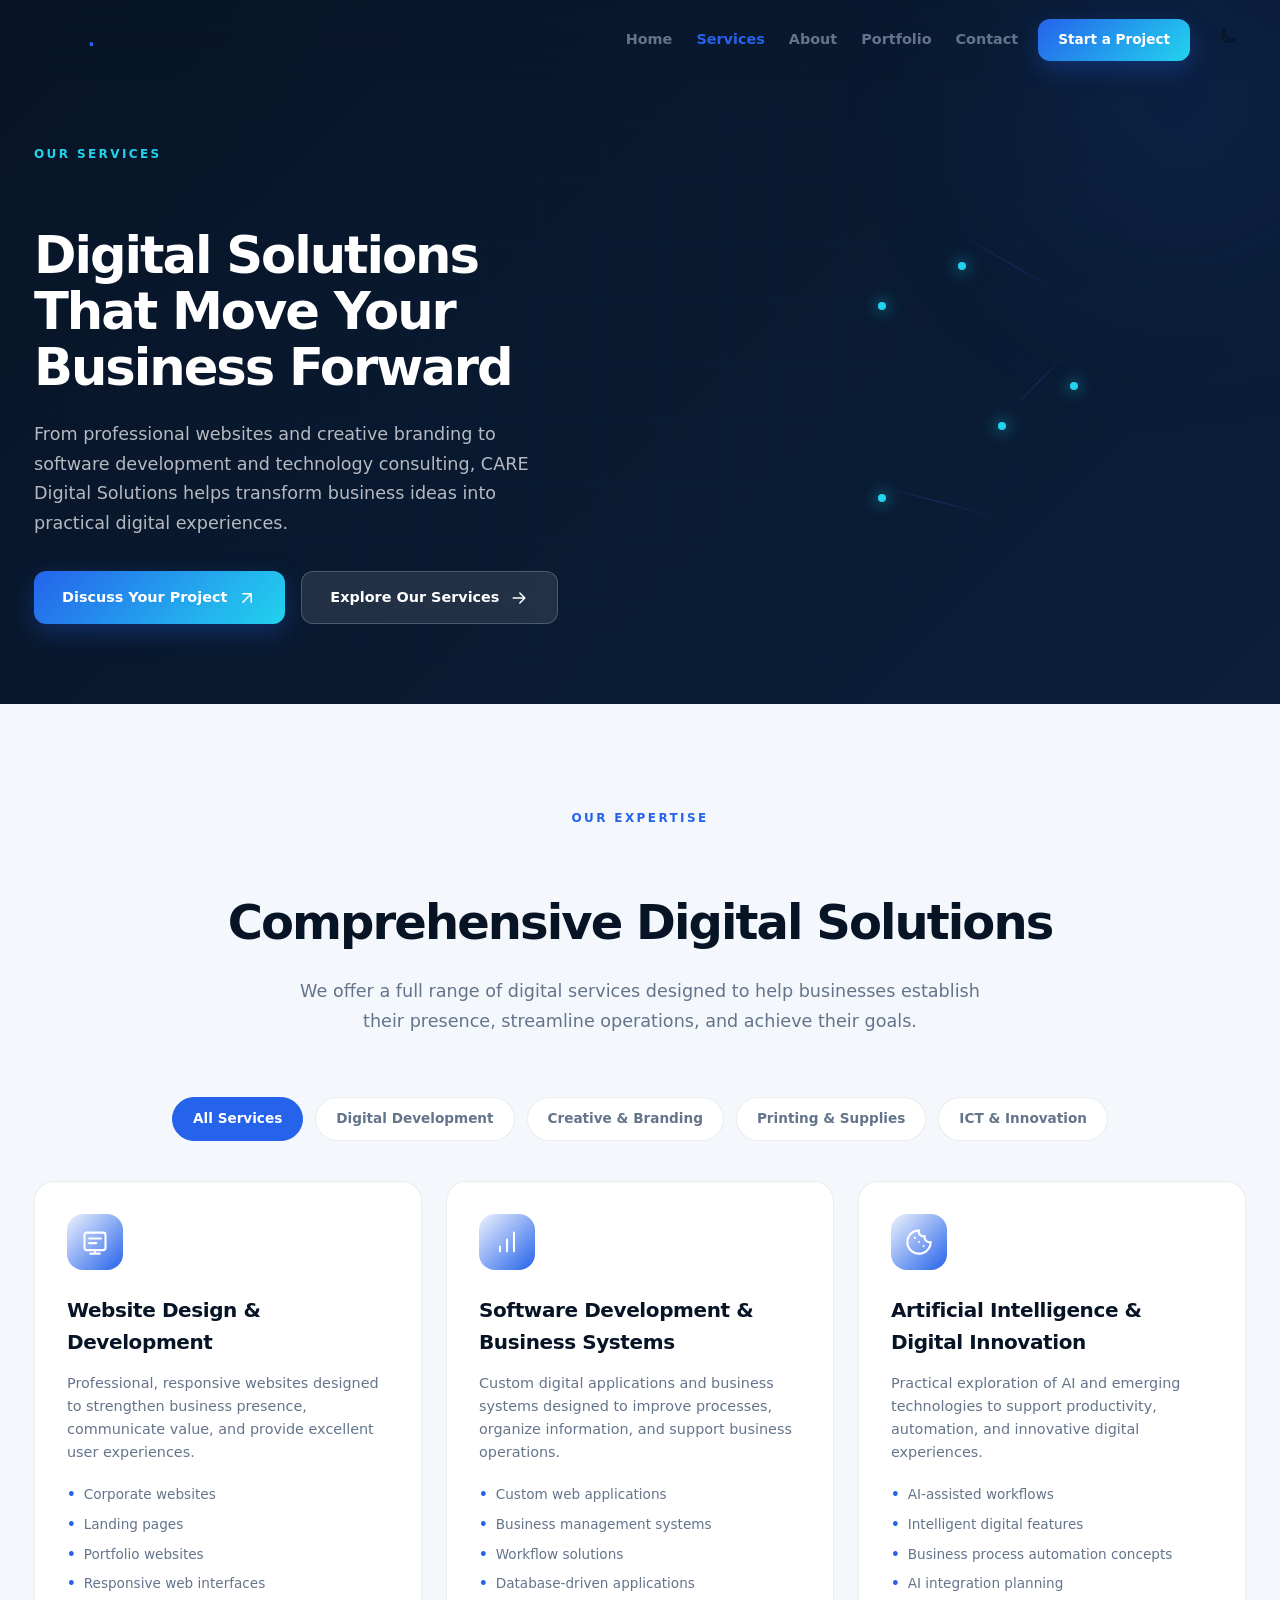
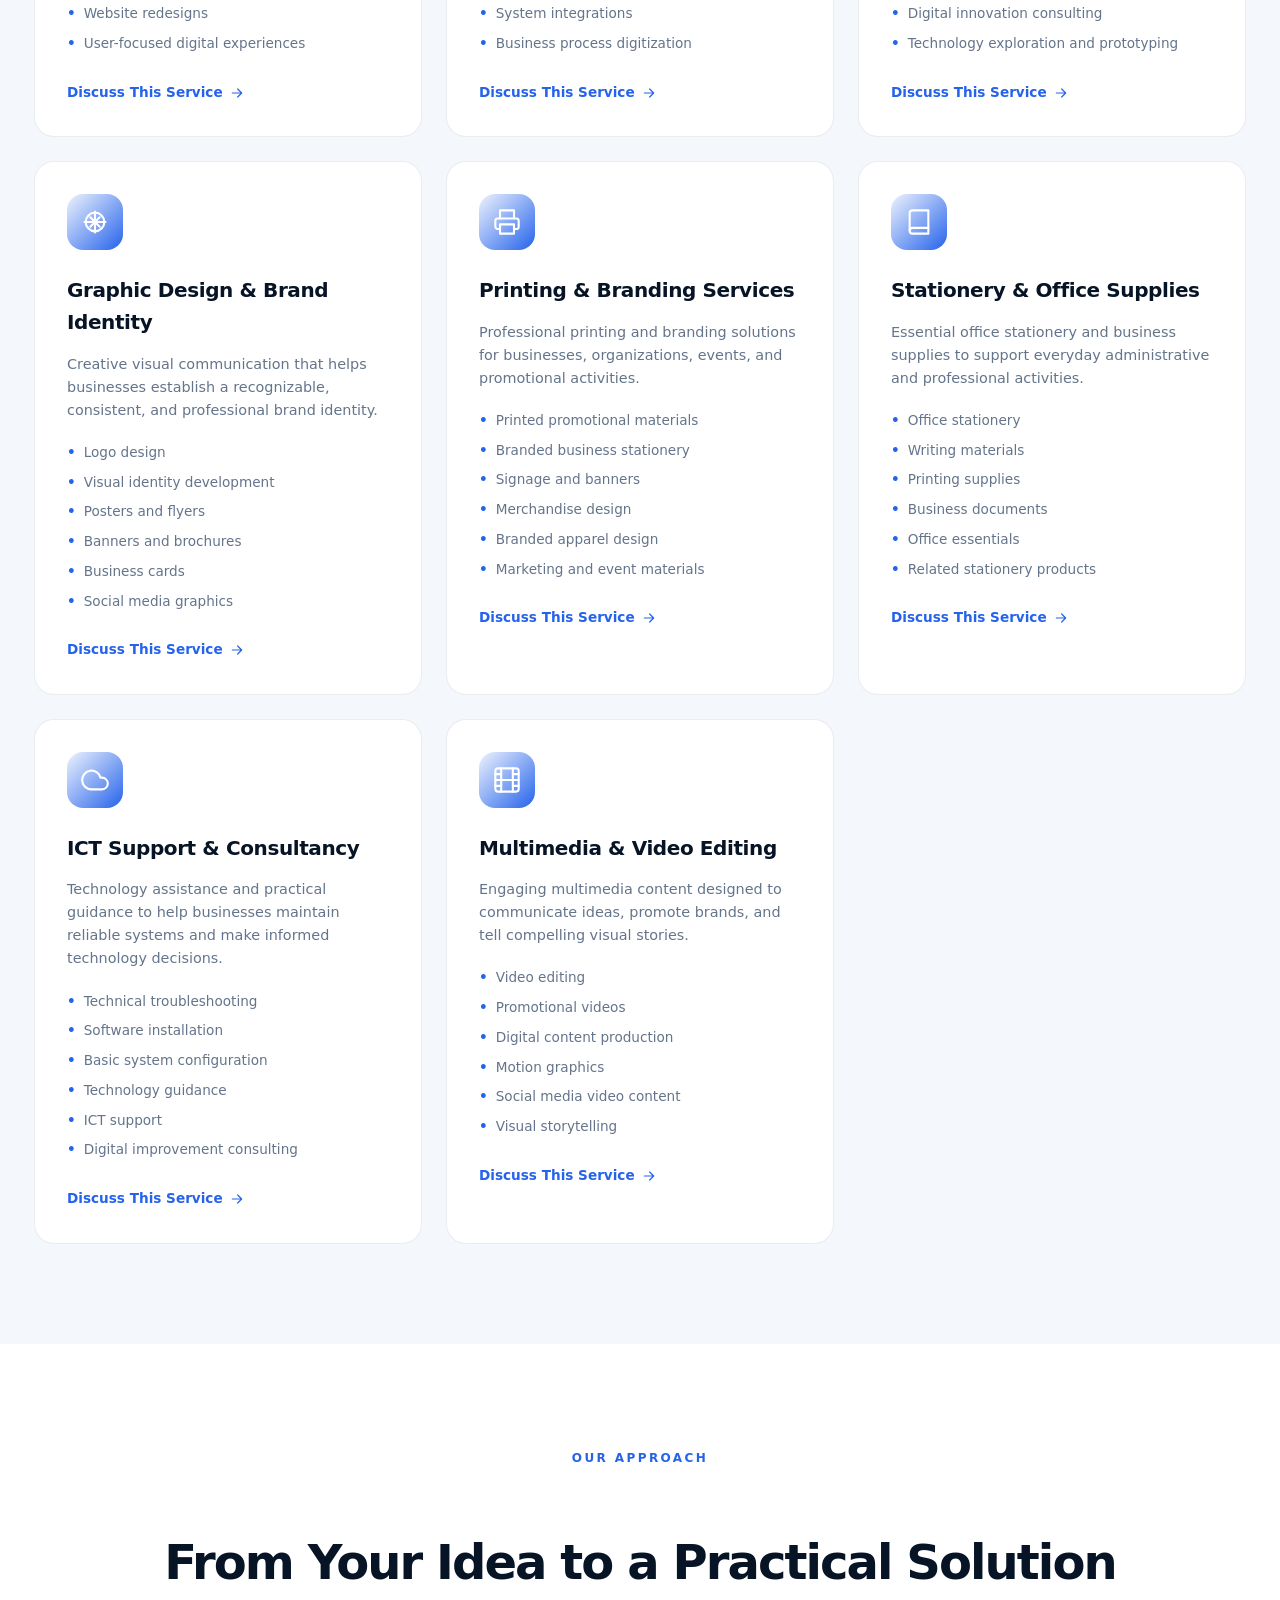
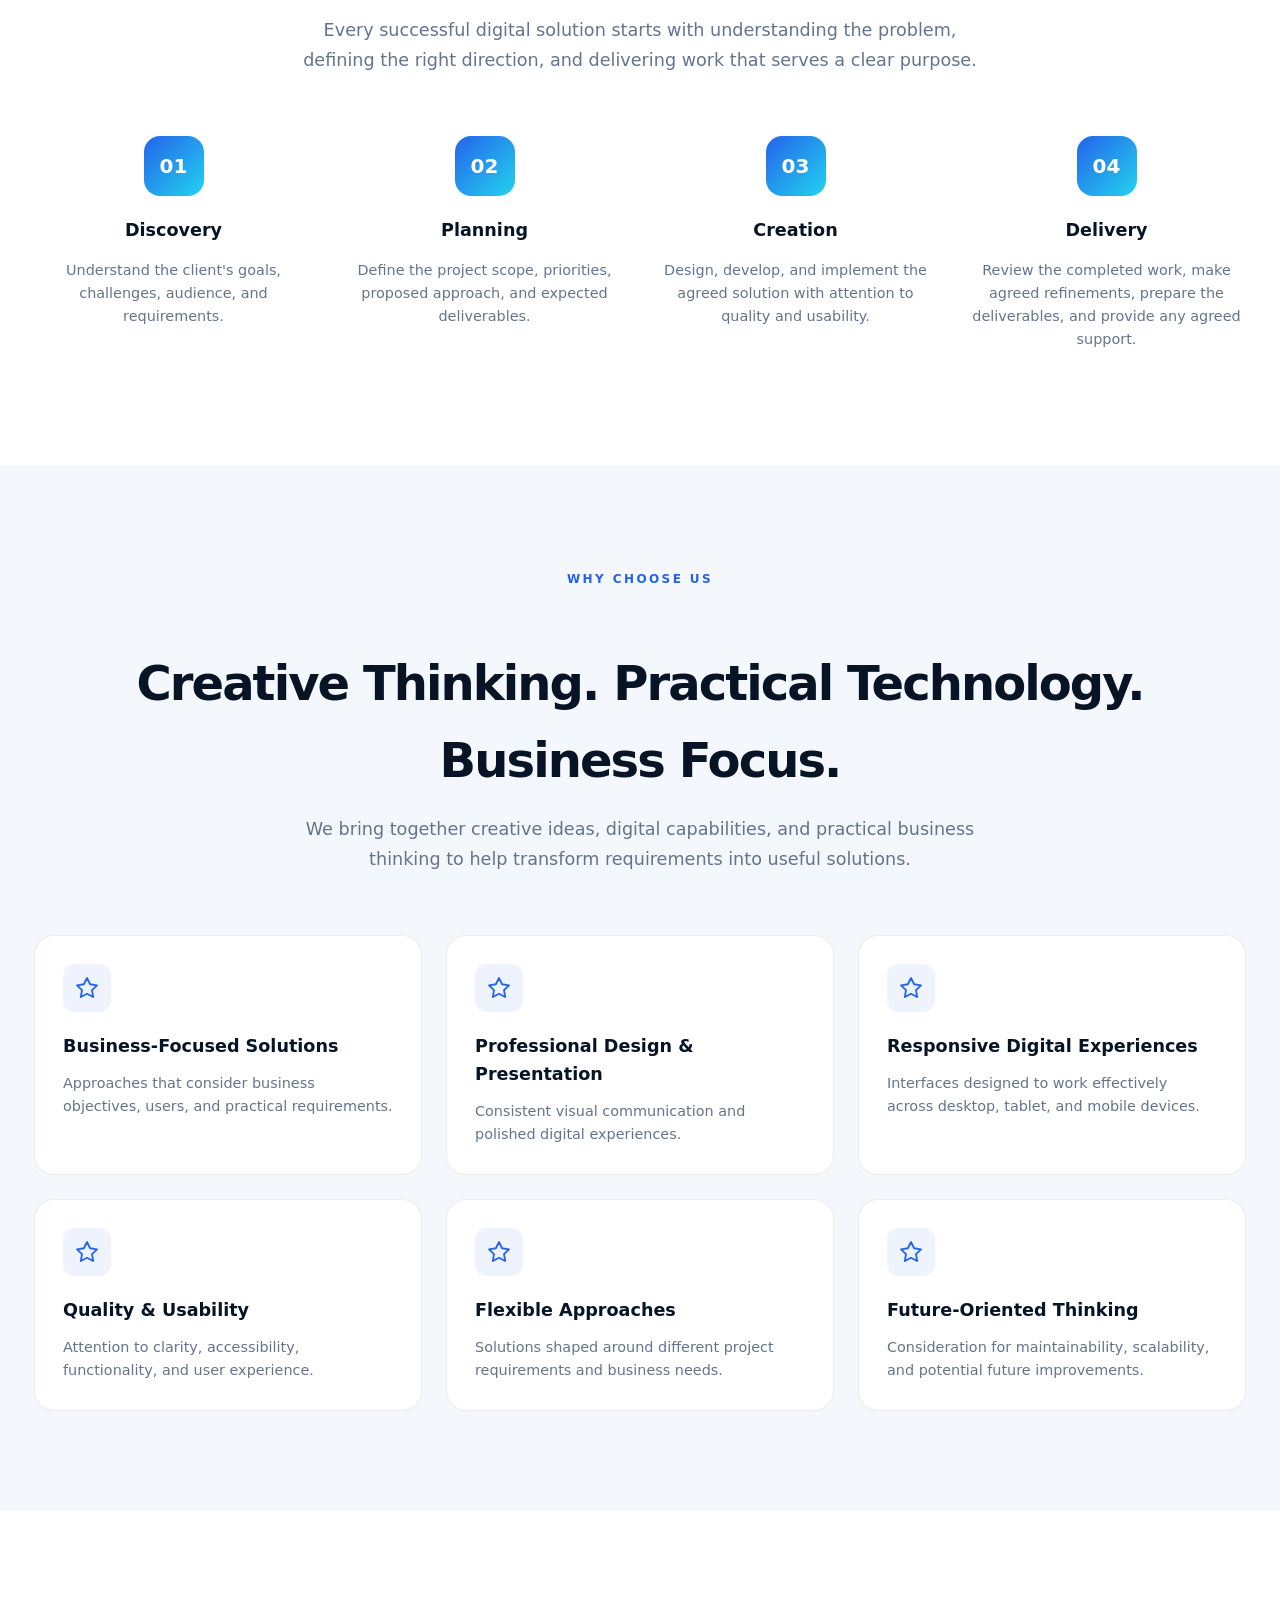
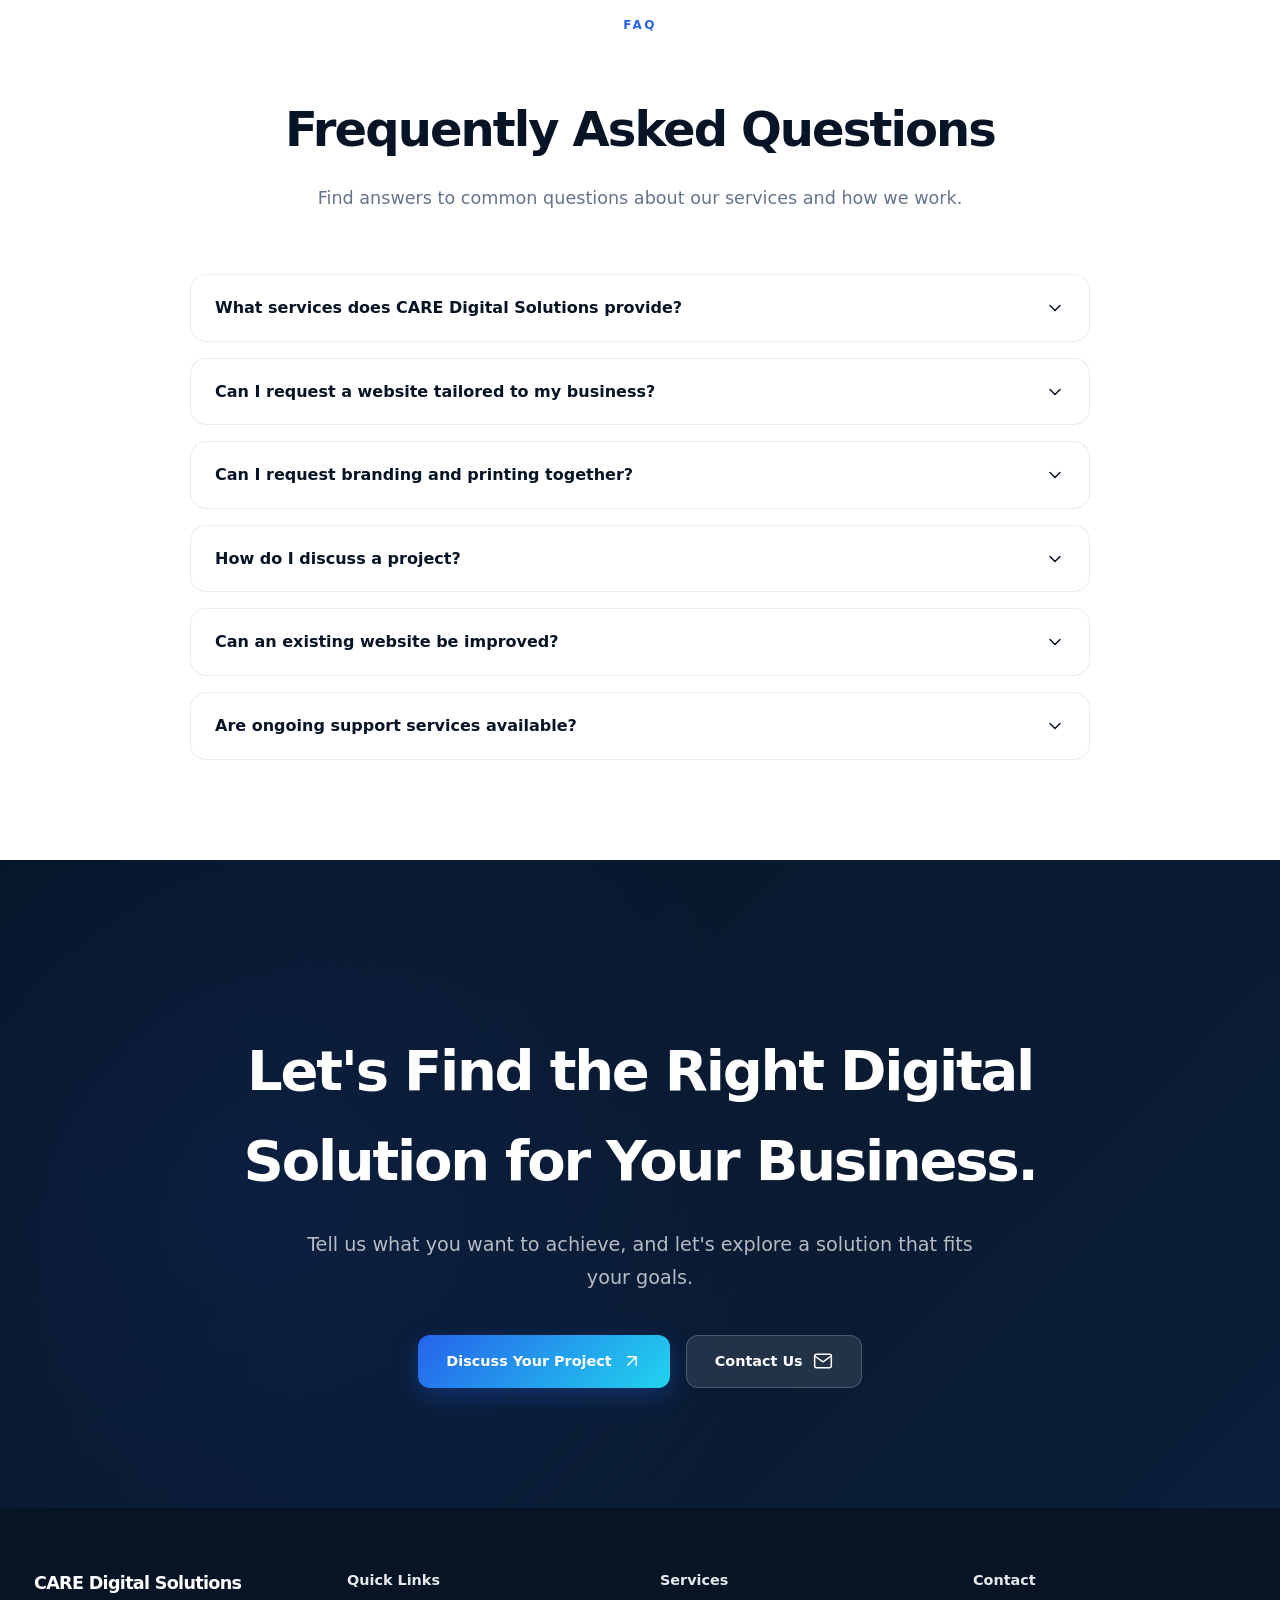
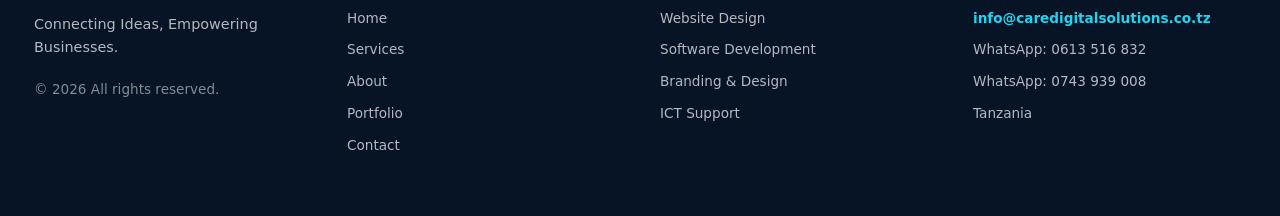
<file: services.html>
<!DOCTYPE html>
<html lang="en" data-mode="light">
<head>
<meta charset="UTF-8">
<meta name="viewport" content="width=device-width, initial-scale=1">
<meta name="theme-color" content="#071426">
<meta name="description" content="CARE Digital Solutions Services — Website Design, Software Development, Branding, ICT Support, Printing, and Digital Innovation. Connecting Ideas, Empowering Businesses.">
<meta name="keywords" content="website design, software development, branding, ICT support, printing, digital innovation, Tanzania, CARE Digital Solutions">
<meta name="author" content="CARE Digital Solutions">
<meta name="robots" content="index, follow">
<meta property="og:title" content="Services — CARE Digital Solutions">
<meta property="og:description" content="Professional digital services including website design, software development, branding, ICT support, and digital innovation.">
<meta property="og:type" content="website">
<meta property="og:url" content="https://caredigitalsolutions.co.tz/services">
<meta name="twitter:card" content="summary_large_image">
<meta name="twitter:title" content="Services — CARE Digital Solutions">
<meta name="twitter:description" content="Professional digital services including website design, software development, branding, ICT support, and digital innovation.">
<link rel="canonical" href="https://caredigitalsolutions.co.tz/services">
<title>Services — CARE Digital Solutions</title>
<style>
/* ==========================================================
   CARE Digital Solutions — Premium Services Page
   Vanilla HTML + CSS + JS | No framework or build step needed
   ========================================================== */
:root {
  color-scheme: light;
  --bg: #F4F7FB;
  --bg-elevated: #ffffff;
  --surface: rgba(255,255,255,.76);
  --surface-solid: #fff;
  --surface-soft: #eef2f8;
  --text: #071426;
  --muted: #64748B;
  --line: rgba(7,20,38,.08);
  --accent: #2563EB;
  --accent-2: #22D3EE;
  --accent-soft: rgba(37,99,235,.08);
  --hero-bg: #071426;
  --hero-bg-deep: #0B1F3A;
  --shadow: 0 18px 50px rgba(7,20,38,.12);
  --shadow-sm: 0 8px 24px rgba(7,20,38,.08);
  --header-height: 80px;
  --radius-xl: 24px;
  --radius-lg: 18px;
  --radius-md: 14px;
  --radius-sm: 10px;
  --transition: 280ms cubic-bezier(.2,.8,.2,1);
  --font: Inter, ui-sans-serif, system-ui, -apple-system, BlinkMacSystemFont, "Segoe UI", sans-serif;
}
html[data-mode="dark"] {
  color-scheme: dark;
  --bg:#071426;
  --bg-elevated:#0B1F3A;
  --surface:rgba(11,31,58,.78);
  --surface-solid:#0B1F3A;
  --surface-soft:#0d2847;
  --text:#f8fafc;
  --muted:#94a3b8;
  --line:rgba(255,255,255,.08);
  --accent-soft:rgba(37,99,235,.15);
  --shadow:0 18px 50px rgba(0,0,0,.3);
  --shadow-sm:0 8px 24px rgba(0,0,0,.2);
}
* { box-sizing:border-box; }
html { scroll-behavior:smooth; }
body {
  margin:0; min-height:100vh; font-family:var(--font); color:var(--text);
  background:var(--bg);
  line-height:1.6; transition:background-color var(--transition),color var(--transition);
}
button, input, select, textarea { font:inherit; }
button { color:inherit; }
a { color:inherit; text-decoration:none; }
button:focus-visible, a:focus-visible, input:focus-visible { outline:3px solid var(--accent-2); outline-offset:3px; }
.icon { width:20px; height:20px; display:inline-block; flex:none; fill:none; stroke:currentColor; stroke-width:1.8; stroke-linecap:round; stroke-linejoin:round; }
.skip-link { position:fixed; left:12px; top:-60px; z-index:999; padding:10px 14px; border-radius:10px; background:var(--surface-solid); }
.skip-link:focus { top:12px; }

/* Premium Header */
.topbar {
  height:var(--header-height);
  position:fixed;
  top:0;
  left:0;
  right:0;
  z-index:40;
  display:flex;
  align-items:center;
  gap:20px;
  padding:0 34px;
  background:transparent;
  backdrop-filter:blur(20px);
  -webkit-backdrop-filter:blur(20px);
  transition:all var(--transition);
}

.topbar.scrolled {
  background:rgba(255,255,255,.95);
  border-bottom:1px solid var(--line);
  box-shadow:var(--shadow-sm);
}

html[data-mode="dark"] .topbar.scrolled {
  background:rgba(7,20,38,.95);
}

.main-area {
  min-height:100vh;
  display:flex;
  flex-direction:column;
}

main {
  width:100%;
  max-width:100%;
  margin:0 auto;
  flex:1;
}

/* Services Hero */
.services-hero {
  position:relative;
  min-height:60vh;
  display:flex;
  align-items:center;
  background:linear-gradient(135deg,var(--hero-bg) 0%,var(--hero-bg-deep) 100%);
  overflow:hidden;
  padding:140px 34px 80px;
}

.services-hero-bg {
  position:absolute;
  inset:0;
  overflow:hidden;
  pointer-events:none;
}

.services-hero-grid {
  position:absolute;
  inset:0;
  background-image:
    linear-gradient(rgba(37,99,235,.03) 1px,transparent 1px),
    linear-gradient(90deg,rgba(37,99,235,.03) 1px,transparent 1px);
  background-size:60px 60px;
  mask-image:radial-gradient(ellipse at center,black 30%,transparent 70%);
}

.services-hero-glow {
  position:absolute;
  width:500px;
  height:500px;
  border-radius:50%;
  background:radial-gradient(circle,rgba(37,99,235,.12) 0%,transparent 70%);
  top:-150px;
  right:-150px;
  filter:blur(80px);
}

.services-hero-content {
  position:relative;
  z-index:2;
  max-width:1400px;
  margin:0 auto;
  display:grid;
  grid-template-columns:1fr 1fr;
  gap:60px;
  align-items:center;
}

.services-hero-text {
  color:#fff;
}

.services-hero-eyebrow {
  display:inline-block;
  color:var(--accent-2);
  font-size:.75rem;
  font-weight:700;
  text-transform:uppercase;
  letter-spacing:.2em;
  margin-bottom:20px;
}

.services-hero-title {
  font-size:clamp(2rem,4vw,3.5rem);
  font-weight:900;
  letter-spacing:-.04em;
  line-height:1.1;
  margin-bottom:24px;
}

.services-hero-description {
  font-size:1.1rem;
  line-height:1.7;
  color:rgba(255,255,255,.7);
  margin-bottom:32px;
  max-width:540px;
}

.services-hero-actions {
  display:flex;
  gap:16px;
  flex-wrap:wrap;
}

.services-hero-visual {
  position:relative;
  display:flex;
  align-items:center;
  justify-content:center;
}

.services-network {
  position:relative;
  width:400px;
  height:400px;
}

.network-node {
  position:absolute;
  width:8px;
  height:8px;
  border-radius:50%;
  background:var(--accent-2);
  box-shadow:0 0 15px var(--accent-2);
}

.network-line {
  position:absolute;
  height:1px;
  background:linear-gradient(90deg,transparent,var(--accent),transparent);
  opacity:.3;
}

/* Premium Buttons */
.btn {
  display:inline-flex;
  align-items:center;
  justify-content:center;
  gap:10px;
  padding:14px 28px;
  border-radius:12px;
  font-size:.9rem;
  font-weight:700;
  cursor:pointer;
  transition:all var(--transition);
  white-space:nowrap;
  text-decoration:none;
}

.btn-primary {
  background:linear-gradient(135deg,var(--accent) 0%,var(--accent-2) 100%);
  color:#fff;
  border:none;
  box-shadow:0 8px 24px rgba(37,99,235,.3);
}

.btn-primary:hover {
  transform:translateY(-2px);
  box-shadow:0 12px 32px rgba(37,99,235,.4);
}

.btn-secondary {
  background:rgba(255,255,255,.1);
  color:#fff;
  border:1px solid rgba(255,255,255,.2);
  backdrop-filter:blur(10px);
}

.btn-secondary:hover {
  background:rgba(255,255,255,.15);
  border-color:rgba(255,255,255,.3);
}

/* Section Styling */
.section {
  padding:100px 34px;
  max-width:1400px;
  margin:0 auto;
}

.section-header {
  text-align:center;
  margin-bottom:60px;
}

.section-eyebrow {
  display:inline-block;
  color:var(--accent);
  font-size:.75rem;
  font-weight:700;
  text-transform:uppercase;
  letter-spacing:.2em;
  margin-bottom:16px;
}

.section-title {
  font-size:clamp(2rem,4vw,3rem);
  font-weight:900;
  letter-spacing:-.04em;
  margin-bottom:16px;
  color:var(--text);
}

.section-description {
  color:var(--muted);
  font-size:1.1rem;
  max-width:700px;
  margin:0 auto;
  line-height:1.7;
}

/* Category Filter */
.category-filter {
  display:flex;
  justify-content:center;
  gap:12px;
  flex-wrap:wrap;
  margin-bottom:40px;
}

.filter-btn {
  padding:10px 20px;
  border:1px solid var(--line);
  border-radius:24px;
  background:var(--surface-solid);
  color:var(--muted);
  font-size:.85rem;
  font-weight:600;
  cursor:pointer;
  transition:all var(--transition);
}

.filter-btn:hover {
  border-color:var(--accent);
  color:var(--accent);
}

.filter-btn.active {
  background:var(--accent);
  color:#fff;
  border-color:var(--accent);
}

/* Services Grid */
.services-grid {
  display:grid;
  grid-template-columns:repeat(auto-fit,minmax(350px,1fr));
  gap:24px;
}

.service-card {
  padding:32px;
  border:1px solid var(--line);
  border-radius:20px;
  background:var(--surface-solid);
  transition:all var(--transition);
}

.service-card:hover {
  transform:translateY(-6px);
  border-color:var(--accent);
  box-shadow:var(--shadow);
}

.service-icon {
  width:56px;
  height:56px;
  border-radius:16px;
  background:linear-gradient(135deg,var(--accent-soft),var(--accent));
  color:#fff;
  margin-bottom:24px;
  display:grid;
  place-items:center;
}

.service-title {
  font-size:1.25rem;
  font-weight:800;
  margin-bottom:12px;
  letter-spacing:-.02em;
  color:var(--text);
}

.service-description {
  color:var(--muted);
  font-size:.9rem;
  line-height:1.6;
  margin-bottom:20px;
}

.service-capabilities {
  display:grid;
  gap:8px;
  margin-bottom:24px;
}

.capability {
  display:flex;
  align-items:center;
  gap:8px;
  font-size:.85rem;
  color:var(--muted);
}

.capability::before {
  content:"•";
  color:var(--accent);
  font-weight:700;
}

.service-link {
  color:var(--accent);
  font-weight:700;
  font-size:.85rem;
  text-decoration:none;
  display:inline-flex;
  align-items:center;
  gap:6px;
}

.service-link:hover {
  gap:10px;
}

/* Process Section */
.process-section {
  background:var(--bg-elevated);
}

.process-steps {
  display:grid;
  grid-template-columns:repeat(4,1fr);
  gap:32px;
}

.process-step {
  text-align:center;
  position:relative;
}

.process-number {
  width:60px;
  height:60px;
  border-radius:16px;
  background:linear-gradient(135deg,var(--accent),var(--accent-2));
  color:#fff;
  display:grid;
  place-items:center;
  margin:0 auto 20px;
  font-size:1.25rem;
  font-weight:900;
}

.process-title {
  font-size:1.1rem;
  font-weight:800;
  margin-bottom:12px;
  color:var(--text);
}

.process-description {
  color:var(--muted);
  font-size:.9rem;
  line-height:1.6;
}

/* Why Choose Section */
.advantages-grid {
  display:grid;
  grid-template-columns:repeat(auto-fit,minmax(300px,1fr));
  gap:24px;
}

.advantage-card {
  padding:28px;
  border:1px solid var(--line);
  border-radius:20px;
  background:var(--surface-solid);
  transition:all var(--transition);
}

.advantage-card:hover {
  border-color:var(--accent);
  box-shadow:var(--shadow-sm);
}

.advantage-icon {
  width:48px;
  height:48px;
  border-radius:12px;
  background:var(--accent-soft);
  color:var(--accent);
  display:grid;
  place-items:center;
  margin-bottom:20px;
}

.advantage-title {
  font-size:1.1rem;
  font-weight:800;
  margin-bottom:12px;
  color:var(--text);
}

.advantage-description {
  color:var(--muted);
  font-size:.9rem;
  line-height:1.6;
  margin:0;
}

/* FAQ Section */
.faq-section {
  background:var(--bg-elevated);
}

.faq-list {
  max-width:900px;
  margin:0 auto;
  display:grid;
  gap:16px;
}

.faq-item {
  border:1px solid var(--line);
  border-radius:16px;
  background:var(--surface-solid);
  overflow:hidden;
}

.faq-question {
  width:100%;
  padding:20px 24px;
  border:none;
  background:transparent;
  text-align:left;
  font-size:1rem;
  font-weight:700;
  color:var(--text);
  cursor:pointer;
  display:flex;
  align-items:center;
  justify-content:space-between;
  gap:16px;
  transition:background var(--transition);
}

.faq-question:hover {
  background:var(--surface-soft);
}

.faq-question svg {
  flex:none;
  transition:transform var(--transition);
}

.faq-question[aria-expanded="true"] svg {
  transform:rotate(180deg);
}

.faq-answer {
  max-height:0;
  overflow:hidden;
  transition:max-height var(--transition),padding var(--transition);
  padding:0 24px;
  color:var(--muted);
  font-size:.95rem;
  line-height:1.7;
}

.faq-answer.open {
  padding:0 24px 20px;
  max-height:500px;
}

/* CTA Section */
.cta-section {
  padding:120px 34px;
  background:linear-gradient(135deg,var(--hero-bg) 0%,var(--hero-bg-deep) 100%);
  position:relative;
  overflow:hidden;
}

.cta-bg {
  position:absolute;
  inset:0;
  background-image:radial-gradient(circle at 20% 50%,rgba(37,99,235,.1) 0%,transparent 50%);
}

.cta-content {
  position:relative;
  max-width:900px;
  margin:0 auto;
  text-align:center;
  color:#fff;
}

.cta-title {
  font-size:clamp(2rem,5vw,3.5rem);
  font-weight:900;
  letter-spacing:-.04em;
  margin-bottom:24px;
}

.cta-description {
  font-size:1.2rem;
  line-height:1.7;
  color:rgba(255,255,255,.7);
  margin-bottom:40px;
  max-width:700px;
  margin-left:auto;
  margin-right:auto;
}

.cta-actions {
  display:flex;
  gap:16px;
  justify-content:center;
  flex-wrap:wrap;
}

/* Footer */
footer {
  background:var(--hero-bg);
  color:#fff;
  padding:60px 34px;
  border-top:1px solid var(--line);
}

.footer-content {
  max-width:1400px;
  margin:0 auto;
  display:grid;
  grid-template-columns:repeat(auto-fit,minmax(200px,1fr));
  gap:40px;
  align-items:start;
}

.footer-brand {
  font-weight:900;
  font-size:1.1rem;
  margin-bottom:16px;
  letter-spacing:-.04em;
}

.footer-tagline {
  color:rgba(255,255,255,.7);
  font-size:.9rem;
  margin:0 0 20px;
  line-height:1.6;
}

.footer-copyright {
  color:rgba(255,255,255,.5);
  font-size:.85rem;
}

.footer-heading {
  font-weight:700;
  font-size:.9rem;
  margin-bottom:16px;
  color:rgba(255,255,255,.9);
}

.footer-links {
  display:flex;
  flex-direction:column;
  gap:10px;
}

.footer-link {
  color:rgba(255,255,255,.7);
  font-size:.85rem;
  text-decoration:none;
}

.footer-link:hover {
  color:var(--accent-2);
}

/* Scroll Reveal */
.reveal {
  opacity:0;
  transform:translateY(12px);
  transition:opacity .55s ease,transform .55s ease;
}

.reveal.visible {
  opacity:1;
  transform:none;
}

/* Responsive */
@media (max-width:1200px) {
  .services-hero-content {
    grid-template-columns:1fr;
    gap:40px;
  }
  .services-hero-visual {
    display:none;
  }
  .process-steps {
    grid-template-columns:repeat(2,1fr);
  }
}

@media (max-width:768px) {
  .services-hero {
    padding:100px 20px 60px;
  }
  .topbar {
    padding:0 20px;
  }
  .topbar nav {
    display:none;
  }
  .section {
    padding:60px 20px;
  }
  .services-grid {
    grid-template-columns:1fr;
  }
  .process-steps {
    grid-template-columns:1fr;
  }
  .category-filter {
    gap:8px;
  }
  .filter-btn {
    padding:8px 16px;
    font-size:.8rem;
  }
}

@media (max-width:480px) {
  .services-hero-title {
    font-size:2rem;
  }
  .services-hero-actions {
    flex-direction:column;
  }
  .services-hero-actions .btn {
    width:100%;
  }
  .cta-actions {
    flex-direction:column;
  }
  .cta-actions .btn {
    width:100%;
  }
}

@media (prefers-reduced-motion: reduce) {
  *,*::before,*::after {
    scroll-behavior:auto!important;
    animation-duration:.01ms!important;
    animation-iteration-count:1!important;
    transition-duration:.01ms!important;
  }
  .reveal {
    opacity:1;
    transform:none;
  }
}
  /* Back to Top Button */
  .back-to-top {
    position: fixed;
    bottom: 28px;
    right: 28px;
    z-index: 90;
    width: 48px;
    height: 48px;
    padding: 0;
    display: flex;
    align-items: center;
    justify-content: center;
    border: none;
    border-radius: 50%;
    color: #fff;
    cursor: pointer;
    background: linear-gradient(135deg, var(--accent) 0%, #00D4FF 100%);
    box-shadow: 0 10px 26px rgba(37,99,235,.32), inset 0 0 0 1px rgba(255,255,255,.16);
    opacity: 0;
    visibility: hidden;
    transform: translateY(16px) scale(.92);
    transition: opacity .35s cubic-bezier(.2,.8,.2,1), transform .35s cubic-bezier(.2,.8,.2,1), box-shadow .35s ease, visibility .35s;
    -webkit-tap-highlight-color: transparent;
  }
  .back-to-top.visible {
    opacity: 1;
    visibility: visible;
    transform: translateY(0) scale(1);
  }
  .back-to-top:hover {
    transform: translateY(-4px) scale(1.06);
    background: linear-gradient(135deg, var(--accent) 0%, #22D3EE 100%);
    box-shadow: 0 16px 36px rgba(37,99,235,.45), 0 0 22px rgba(0,212,255,.65);
  }
  .back-to-top:active {
    transform: translateY(-1px) scale(1);
  }
  .back-to-top svg {
    width: 22px;
    height: 22px;
    transition: transform var(--transition);
  }
  .back-to-top:hover svg {
    transform: translateY(-2px);
  }
  html[data-mode="dark"] .back-to-top {
    box-shadow: 0 10px 26px rgba(0,0,0,.5), 0 0 16px rgba(0,212,255,.35);
  }
  html[data-mode="dark"] .back-to-top:hover {
    box-shadow: 0 16px 36px rgba(0,0,0,.55), 0 0 26px rgba(0,212,255,.6);
  }
  @media (max-width: 768px) {
    .back-to-top {
      bottom: 20px;
      right: 20px;
      width: 44px;
      height: 44px;
    }
    .back-to-top svg {
      width: 20px;
      height: 20px;
    }
  }
  @media (prefers-reduced-motion: reduce) {
    .back-to-top {
      transform: none;
      transition: opacity .01ms linear, visibility .01ms linear;
    }
    .back-to-top.visible,
    .back-to-top:hover,
    .back-to-top:active {
      transform: none;
    }
  }
</style>
</head>
<body>
<a class="skip-link" href="#main-content">Skip to content</a>

<header class="topbar">
  <a href="index.html" style="font-weight:900;font-size:1.2rem;letter-spacing:-.04em;color:var(--text)">CARE<span style="color:var(--accent)">.</span></a>
  <div style="flex:1"></div>
  <nav style="display:flex;gap:24px;align-items:center">
    <a href="index.html" style="color:inherit;text-decoration:none;font-weight:600;font-size:.9rem;color:var(--muted)">Home</a>
    <a href="services.html" style="color:inherit;text-decoration:none;font-weight:700;font-size:.9rem;color:var(--accent)">Services</a>
    <a href="about.html" style="color:inherit;text-decoration:none;font-weight:600;font-size:.9rem;color:var(--muted)">About</a>
    <a href="portfolio.html" style="color:inherit;text-decoration:none;font-weight:600;font-size:.9rem;color:var(--muted)">Portfolio</a>
    <a href="contact.html" style="color:inherit;text-decoration:none;font-weight:600;font-size:.9rem;color:var(--muted)">Contact</a>
  </nav>
  <a href="contact.html" class="btn btn-primary" style="padding:10px 20px;font-size:.85rem">Start a Project</a>
  <button id="themeToggle" style="background:transparent;border:none;cursor:pointer;padding:8px;border-radius:8px" aria-label="Toggle theme">
    <svg class="icon" viewBox="0 0 24 24"><path d="M20.5 15.2A8.5 8.5 0 0 1 8.8 3.5 8.6 8.6 0 1 0 20.5 15.2Z"/></svg>
  </button>
</header>

<div class="main-area">
  <main id="main-content">
    <!-- Services Hero -->
    <section class="services-hero" aria-labelledby="services-hero-title">
      <div class="services-hero-bg">
        <div class="services-hero-grid"></div>
        <div class="services-hero-glow"></div>
      </div>
      <div class="services-hero-content">
        <div class="services-hero-text reveal">
          <div class="services-hero-eyebrow">Our Services</div>
          <h1 id="services-hero-title" class="services-hero-title">Digital Solutions That Move Your Business Forward</h1>
          <p class="services-hero-description">From professional websites and creative branding to software development and technology consulting, CARE Digital Solutions helps transform business ideas into practical digital experiences.</p>
          <div class="services-hero-actions">
            <a href="contact.html" class="btn btn-primary">Discuss Your Project <svg class="icon" viewBox="0 0 24 24"><path d="M7 17 17 7M7 7h10v10"/></svg></a>
            <a href="#services-overview" class="btn btn-secondary">Explore Our Services <svg class="icon" viewBox="0 0 24 24"><path d="M5 12h14M13 6l6 6-6 6"/></svg></a>
          </div>
        </div>
        <div class="services-hero-visual reveal">
          <div class="services-network">
            <div class="network-node" style="top:20%;left:50%"></div>
            <div class="network-node" style="top:50%;right:20%"></div>
            <div class="network-node" style="bottom:20%;left:30%"></div>
            <div class="network-node" style="top:30%;left:30%"></div>
            <div class="network-node" style="top:60%;left:60%"></div>
            <div class="network-line" style="top:20%;left:50%;width:100px;transform:rotate(30deg)"></div>
            <div class="network-line" style="top:50%;right:20%;width:80px;transform:rotate(-45deg)"></div>
            <div class="network-line" style="bottom:20%;left:30%;width:120px;transform:rotate(15deg)"></div>
          </div>
        </div>
      </div>
    </section>

    <!-- Services Overview -->
    <section id="services-overview" class="section" aria-labelledby="services-title">
      <div class="section-header">
        <div class="section-eyebrow">Our Expertise</div>
        <h2 id="services-title" class="section-title">Comprehensive Digital Solutions</h2>
        <p class="section-description">We offer a full range of digital services designed to help businesses establish their presence, streamline operations, and achieve their goals.</p>
      </div>

      <!-- Category Filter -->
      <div class="category-filter">
        <button class="filter-btn active" data-category="all">All Services</button>
        <button class="filter-btn" data-category="development">Digital Development</button>
        <button class="filter-btn" data-category="creative">Creative & Branding</button>
        <button class="filter-btn" data-category="printing">Printing & Supplies</button>
        <button class="filter-btn" data-category="ict">ICT & Innovation</button>
      </div>

      <!-- Services Grid -->
      <div class="services-grid">
        <!-- Service 1: Website Design -->
        <article class="service-card reveal" data-category="development">
          <div class="service-icon">
            <svg class="icon" viewBox="0 0 24 24" style="width:28px;height:28px"><rect x="3" y="4" width="18" height="15" rx="2"/><path d="M8 22h8M12 19v3M7 9h10M7 13h6"/></svg>
          </div>
          <h3 class="service-title">Website Design & Development</h3>
          <p class="service-description">Professional, responsive websites designed to strengthen business presence, communicate value, and provide excellent user experiences.</p>
          <div class="service-capabilities">
            <div class="capability">Corporate websites</div>
            <div class="capability">Landing pages</div>
            <div class="capability">Portfolio websites</div>
            <div class="capability">Responsive web interfaces</div>
            <div class="capability">Website redesigns</div>
            <div class="capability">User-focused digital experiences</div>
          </div>
          <a href="contact.html" class="service-link">Discuss This Service <svg class="icon" viewBox="0 0 24 24" style="width:16px;height:16px"><path d="M5 12h14M13 6l6 6-6 6"/></svg></a>
        </article>

        <!-- Service 2: Software Development -->
        <article class="service-card reveal" data-category="development">
          <div class="service-icon">
            <svg class="icon" viewBox="0 0 24 24" style="width:28px;height:28px"><path d="M12 20V10M18 20V4M6 20v-4"/></svg>
          </div>
          <h3 class="service-title">Software Development & Business Systems</h3>
          <p class="service-description">Custom digital applications and business systems designed to improve processes, organize information, and support business operations.</p>
          <div class="service-capabilities">
            <div class="capability">Custom web applications</div>
            <div class="capability">Business management systems</div>
            <div class="capability">Workflow solutions</div>
            <div class="capability">Database-driven applications</div>
            <div class="capability">System integrations</div>
            <div class="capability">Business process digitization</div>
          </div>
          <a href="contact.html" class="service-link">Discuss This Service <svg class="icon" viewBox="0 0 24 24" style="width:16px;height:16px"><path d="M5 12h14M13 6l6 6-6 6"/></svg></a>
        </article>

        <!-- Service 3: AI & Digital Innovation -->
        <article class="service-card reveal" data-category="ict">
          <div class="service-icon">
            <svg class="icon" viewBox="0 0 24 24" style="width:28px;height:28px"><path d="M12 2a10 10 0 1 0 10 10 4 4 0 0 1-5-5 4 4 0 0 1-5-5"/><path d="M8.5 8.5v.01M16 15.5v.01M12 12v.01"/></svg>
          </div>
          <h3 class="service-title">Artificial Intelligence & Digital Innovation</h3>
          <p class="service-description">Practical exploration of AI and emerging technologies to support productivity, automation, and innovative digital experiences.</p>
          <div class="service-capabilities">
            <div class="capability">AI-assisted workflows</div>
            <div class="capability">Intelligent digital features</div>
            <div class="capability">Business process automation concepts</div>
            <div class="capability">AI integration planning</div>
            <div class="capability">Digital innovation consulting</div>
            <div class="capability">Technology exploration and prototyping</div>
          </div>
          <a href="contact.html" class="service-link">Discuss This Service <svg class="icon" viewBox="0 0 24 24" style="width:16px;height:16px"><path d="M5 12h14M13 6l6 6-6 6"/></svg></a>
        </article>

        <!-- Service 4: Graphic Design -->
        <article class="service-card reveal" data-category="creative">
          <div class="service-icon">
            <svg class="icon" viewBox="0 0 24 24" style="width:28px;height:28px"><path d="M12 3v18M3 12h18"/><circle cx="12" cy="12" r="8"/><path d="m8 8 8 8m0-8-8 8"/></svg>
          </div>
          <h3 class="service-title">Graphic Design & Brand Identity</h3>
          <p class="service-description">Creative visual communication that helps businesses establish a recognizable, consistent, and professional brand identity.</p>
          <div class="service-capabilities">
            <div class="capability">Logo design</div>
            <div class="capability">Visual identity development</div>
            <div class="capability">Posters and flyers</div>
            <div class="capability">Banners and brochures</div>
            <div class="capability">Business cards</div>
            <div class="capability">Social media graphics</div>
          </div>
          <a href="contact.html" class="service-link">Discuss This Service <svg class="icon" viewBox="0 0 24 24" style="width:16px;height:16px"><path d="M5 12h14M13 6l6 6-6 6"/></svg></a>
        </article>

        <!-- Service 5: Printing Services -->
        <article class="service-card reveal" data-category="printing">
          <div class="service-icon">
            <svg class="icon" viewBox="0 0 24 24" style="width:28px;height:28px"><path d="M6 9V2h12V9"/><path d="M6 18H4a2 2 0 0 1-2-2v-5a2 2 0 0 1 2-2h16a2 2 0 0 1 2 2v5a2 2 0 0 1-2 2h-2"/><path d="M6 14h12v8H6z"/></svg>
          </div>
          <h3 class="service-title">Printing & Branding Services</h3>
          <p class="service-description">Professional printing and branding solutions for businesses, organizations, events, and promotional activities.</p>
          <div class="service-capabilities">
            <div class="capability">Printed promotional materials</div>
            <div class="capability">Branded business stationery</div>
            <div class="capability">Signage and banners</div>
            <div class="capability">Merchandise design</div>
            <div class="capability">Branded apparel design</div>
            <div class="capability">Marketing and event materials</div>
          </div>
          <a href="contact.html" class="service-link">Discuss This Service <svg class="icon" viewBox="0 0 24 24" style="width:16px;height:16px"><path d="M5 12h14M13 6l6 6-6 6"/></svg></a>
        </article>

        <!-- Service 6: Stationery -->
        <article class="service-card reveal" data-category="printing">
          <div class="service-icon">
            <svg class="icon" viewBox="0 0 24 24" style="width:28px;height:28px"><path d="M4 19.5A2.5 2.5 0 0 1 6.5 17H20"/><path d="M6.5 2H20v20H6.5A2.5 2.5 0 0 1 4 19.5v-15A2.5 2.5 0 0 1 6.5 2Z"/></svg>
          </div>
          <h3 class="service-title">Stationery & Office Supplies</h3>
          <p class="service-description">Essential office stationery and business supplies to support everyday administrative and professional activities.</p>
          <div class="service-capabilities">
            <div class="capability">Office stationery</div>
            <div class="capability">Writing materials</div>
            <div class="capability">Printing supplies</div>
            <div class="capability">Business documents</div>
            <div class="capability">Office essentials</div>
            <div class="capability">Related stationery products</div>
          </div>
          <a href="contact.html" class="service-link">Discuss This Service <svg class="icon" viewBox="0 0 24 24" style="width:16px;height:16px"><path d="M5 12h14M13 6l6 6-6 6"/></svg></a>
        </article>

        <!-- Service 7: ICT Support -->
        <article class="service-card reveal" data-category="ict">
          <div class="service-icon">
            <svg class="icon" viewBox="0 0 24 24" style="width:28px;height:28px"><path d="M18 10h-1.26A8 8 0 1 0 9 20h9a5 5 0 0 0 0-10z"/></svg>
          </div>
          <h3 class="service-title">ICT Support & Consultancy</h3>
          <p class="service-description">Technology assistance and practical guidance to help businesses maintain reliable systems and make informed technology decisions.</p>
          <div class="service-capabilities">
            <div class="capability">Technical troubleshooting</div>
            <div class="capability">Software installation</div>
            <div class="capability">Basic system configuration</div>
            <div class="capability">Technology guidance</div>
            <div class="capability">ICT support</div>
            <div class="capability">Digital improvement consulting</div>
          </div>
          <a href="contact.html" class="service-link">Discuss This Service <svg class="icon" viewBox="0 0 24 24" style="width:16px;height:16px"><path d="M5 12h14M13 6l6 6-6 6"/></svg></a>
        </article>

        <!-- Service 8: Multimedia -->
        <article class="service-card reveal" data-category="creative">
          <div class="service-icon">
            <svg class="icon" viewBox="0 0 24 24" style="width:28px;height:28px"><rect x="2" y="2" width="20" height="20" rx="2.18" ry="2.18"/><line x1="7" y1="2" x2="7" y2="22"/><line x1="17" y1="2" x2="17" y2="22"/><line x1="2" y1="12" x2="22" y2="12"/><line x1="2" y1="7" x2="7" y2="7"/><line x1="2" y1="17" x2="7" y2="17"/><line x1="17" y1="17" x2="22" y2="17"/><line x1="17" y1="7" x2="22" y2="7"/></svg>
          </div>
          <h3 class="service-title">Multimedia & Video Editing</h3>
          <p class="service-description">Engaging multimedia content designed to communicate ideas, promote brands, and tell compelling visual stories.</p>
          <div class="service-capabilities">
            <div class="capability">Video editing</div>
            <div class="capability">Promotional videos</div>
            <div class="capability">Digital content production</div>
            <div class="capability">Motion graphics</div>
            <div class="capability">Social media video content</div>
            <div class="capability">Visual storytelling</div>
          </div>
          <a href="contact.html" class="service-link">Discuss This Service <svg class="icon" viewBox="0 0 24 24" style="width:16px;height:16px"><path d="M5 12h14M13 6l6 6-6 6"/></svg></a>
        </article>
      </div>
    </section>

    <!-- Our Approach -->
    <section class="section process-section" aria-labelledby="approach-title">
      <div class="section-header">
        <div class="section-eyebrow">Our Approach</div>
        <h2 id="approach-title" class="section-title">From Your Idea to a Practical Solution</h2>
        <p class="section-description">Every successful digital solution starts with understanding the problem, defining the right direction, and delivering work that serves a clear purpose.</p>
      </div>
      <div class="process-steps">
        <div class="process-step reveal">
          <div class="process-number">01</div>
          <h3 class="process-title">Discovery</h3>
          <p class="process-description">Understand the client's goals, challenges, audience, and requirements.</p>
        </div>
        <div class="process-step reveal">
          <div class="process-number">02</div>
          <h3 class="process-title">Planning</h3>
          <p class="process-description">Define the project scope, priorities, proposed approach, and expected deliverables.</p>
        </div>
        <div class="process-step reveal">
          <div class="process-number">03</div>
          <h3 class="process-title">Creation</h3>
          <p class="process-description">Design, develop, and implement the agreed solution with attention to quality and usability.</p>
        </div>
        <div class="process-step reveal">
          <div class="process-number">04</div>
          <h3 class="process-title">Delivery</h3>
          <p class="process-description">Review the completed work, make agreed refinements, prepare the deliverables, and provide any agreed support.</p>
        </div>
      </div>
    </section>

    <!-- Why Choose Us -->
    <section class="section" aria-labelledby="why-title">
      <div class="section-header">
        <div class="section-eyebrow">Why Choose Us</div>
        <h2 id="why-title" class="section-title">Creative Thinking. Practical Technology. Business Focus.</h2>
        <p class="section-description">We bring together creative ideas, digital capabilities, and practical business thinking to help transform requirements into useful solutions.</p>
      </div>
      <div class="advantages-grid">
        <div class="advantage-card reveal">
          <div class="advantage-icon">
            <svg class="icon" viewBox="0 0 24 24" style="width:24px;height:24px"><path d="M12 2l3.09 6.26L22 9.27l-5 4.87 1.18 6.88L12 17.77l-6.18 3.25L7 14.14 2 9.27l6.91-1.01L12 2Z"/></svg>
          </div>
          <h3 class="advantage-title">Business-Focused Solutions</h3>
          <p class="advantage-description">Approaches that consider business objectives, users, and practical requirements.</p>
        </div>
        <div class="advantage-card reveal">
          <div class="advantage-icon">
            <svg class="icon" viewBox="0 0 24 24" style="width:24px;height:24px"><path d="M12 2l3.09 6.26L22 9.27l-5 4.87 1.18 6.88L12 17.77l-6.18 3.25L7 14.14 2 9.27l6.91-1.01L12 2Z"/></svg>
          </div>
          <h3 class="advantage-title">Professional Design & Presentation</h3>
          <p class="advantage-description">Consistent visual communication and polished digital experiences.</p>
        </div>
        <div class="advantage-card reveal">
          <div class="advantage-icon">
            <svg class="icon" viewBox="0 0 24 24" style="width:24px;height:24px"><path d="M12 2l3.09 6.26L22 9.27l-5 4.87 1.18 6.88L12 17.77l-6.18 3.25L7 14.14 2 9.27l6.91-1.01L12 2Z"/></svg>
          </div>
          <h3 class="advantage-title">Responsive Digital Experiences</h3>
          <p class="advantage-description">Interfaces designed to work effectively across desktop, tablet, and mobile devices.</p>
        </div>
        <div class="advantage-card reveal">
          <div class="advantage-icon">
            <svg class="icon" viewBox="0 0 24 24" style="width:24px;height:24px"><path d="M12 2l3.09 6.26L22 9.27l-5 4.87 1.18 6.88L12 17.77l-6.18 3.25L7 14.14 2 9.27l6.91-1.01L12 2Z"/></svg>
          </div>
          <h3 class="advantage-title">Quality & Usability</h3>
          <p class="advantage-description">Attention to clarity, accessibility, functionality, and user experience.</p>
        </div>
        <div class="advantage-card reveal">
          <div class="advantage-icon">
            <svg class="icon" viewBox="0 0 24 24" style="width:24px;height:24px"><path d="M12 2l3.09 6.26L22 9.27l-5 4.87 1.18 6.88L12 17.77l-6.18 3.25L7 14.14 2 9.27l6.91-1.01L12 2Z"/></svg>
          </div>
          <h3 class="advantage-title">Flexible Approaches</h3>
          <p class="advantage-description">Solutions shaped around different project requirements and business needs.</p>
        </div>
        <div class="advantage-card reveal">
          <div class="advantage-icon">
            <svg class="icon" viewBox="0 0 24 24" style="width:24px;height:24px"><path d="M12 2l3.09 6.26L22 9.27l-5 4.87 1.18 6.88L12 17.77l-6.18 3.25L7 14.14 2 9.27l6.91-1.01L12 2Z"/></svg>
          </div>
          <h3 class="advantage-title">Future-Oriented Thinking</h3>
          <p class="advantage-description">Consideration for maintainability, scalability, and potential future improvements.</p>
        </div>
      </div>
    </section>

    <!-- FAQ Section -->
    <section class="section faq-section" aria-labelledby="faq-title">
      <div class="section-header">
        <div class="section-eyebrow">FAQ</div>
        <h2 id="faq-title" class="section-title">Frequently Asked Questions</h2>
        <p class="section-description">Find answers to common questions about our services and how we work.</p>
      </div>
      <div class="faq-list">
        <div class="faq-item">
          <button class="faq-question" aria-expanded="false">
            What services does CARE Digital Solutions provide?
            <svg class="icon" viewBox="0 0 24 24"><path d="M6 9l6 6 6-6"/></svg>
          </button>
          <div class="faq-answer">
            CARE Digital Solutions focuses on digital development, graphic design and branding, printing and stationery, multimedia production, ICT support, and digital innovation. Specific service availability should be confirmed when discussing a project.
          </div>
        </div>
        <div class="faq-item">
          <button class="faq-question" aria-expanded="false">
            Can I request a website tailored to my business?
            <svg class="icon" viewBox="0 0 24 24"><path d="M6 9l6 6 6-6"/></svg>
          </button>
          <div class="faq-answer">
            Yes. You can discuss your business objectives, preferred features, target audience, and design preferences to determine the appropriate website solution.
          </div>
        </div>
        <div class="faq-item">
          <button class="faq-question" aria-expanded="false">
            Can I request branding and printing together?
            <svg class="icon" viewBox="0 0 24 24"><path d="M6 9l6 6 6-6"/></svg>
          </button>
          <div class="faq-answer">
            You can discuss a combined branding and printing requirement. The available printing options and deliverables should be confirmed before an order is agreed upon.
          </div>
        </div>
        <div class="faq-item">
          <button class="faq-question" aria-expanded="false">
            How do I discuss a project?
            <svg class="icon" viewBox="0 0 24 24"><path d="M6 9l6 6 6-6"/></svg>
          </button>
          <div class="faq-answer">
            Use the existing contact options on the website to explain your requirements and the type of solution you need.
          </div>
        </div>
        <div class="faq-item">
          <button class="faq-question" aria-expanded="false">
            Can an existing website be improved?
            <svg class="icon" viewBox="0 0 24 24"><path d="M6 9l6 6 6-6"/></svg>
          </button>
          <div class="faq-answer">
            Yes. You can request an assessment of an existing website to identify possible improvements in design, responsiveness, usability, content presentation, or functionality.
          </div>
        </div>
        <div class="faq-item">
          <button class="faq-question" aria-expanded="false">
            Are ongoing support services available?
            <svg class="icon" viewBox="0 0 24 24"><path d="M6 9l6 6 6-6"/></svg>
          </button>
          <div class="faq-answer">
            Support requirements can be discussed according to the project, the technology involved, and the services the business can provide.
          </div>
        </div>
      </div>
    </section>

    <!-- CTA Section -->
    <section id="contact" class="cta-section">
      <div class="cta-bg"></div>
      <div class="cta-content">
        <h2 class="cta-title">Let's Find the Right Digital Solution for Your Business.</h2>
        <p class="cta-description">Tell us what you want to achieve, and let's explore a solution that fits your goals.</p>
        <div class="cta-actions">
          <a href="contact.html" class="btn btn-primary">Discuss Your Project <svg class="icon" viewBox="0 0 24 24"><path d="M7 17 17 7M7 7h10v10"/></svg></a>
          <a href="contact.html" class="btn btn-secondary">Contact Us <svg class="icon" viewBox="0 0 24 24"><path d="M4 4h16c1.1 0 2 .9 2 2v12c0 1.1-.9 2-2 2H4c-1.1 0-2-.9-2-2V6c0-1.1.9-2 2-2z"/><path d="M22 6l-10 7L2 6"/></svg></a>
        </div>
      </div>
    </section>
  </main>

  <!-- Footer -->
  <footer>
    <div class="footer-content">
      <div>
        <div class="footer-brand">CARE Digital Solutions</div>
        <p class="footer-tagline">Connecting Ideas, Empowering Businesses.</p>
        <div class="footer-copyright">© <span class="year"></span> All rights reserved.</div>
      </div>
      <div>
        <div class="footer-heading">Quick Links</div>
        <div class="footer-links">
          <a href="index.html" class="footer-link">Home</a>
          <a href="services.html" class="footer-link">Services</a>
          <a href="about.html" class="footer-link">About</a>
          <a href="portfolio.html" class="footer-link">Portfolio</a>
          <a href="contact.html" class="footer-link">Contact</a>
        </div>
      </div>
      <div>
        <div class="footer-heading">Services</div>
        <div class="footer-links">
          <a href="#services-overview" class="footer-link">Website Design</a>
          <a href="#services-overview" class="footer-link">Software Development</a>
          <a href="#services-overview" class="footer-link">Branding & Design</a>
          <a href="#services-overview" class="footer-link">ICT Support</a>
        </div>
      </div>
      <div>
        <div class="footer-heading">Contact</div>
        <div class="footer-links">
          <a href="mailto:info@caredigitalsolutions.co.tz" class="footer-link" style="color:var(--accent-2);font-weight:600">info@caredigitalsolutions.co.tz</a>
          <a href="https://wa.me/255613516832" class="footer-link">WhatsApp: 0613 516 832</a>
          <a href="https://wa.me/255743939008" class="footer-link">WhatsApp: 0743 939 008</a>
          <span class="footer-link" style="color:rgba(255,255,255,.7)">Tanzania</span>
        </div>
      </div>
    </div>
  </footer>
</div>

<button class="back-to-top" id="backToTop" type="button" aria-label="Back to top" title="Back to top">
    <svg class="icon" viewBox="0 0 24 24" aria-hidden="true"><path d="M12 19V5M5 12l7-7 7 7"/></svg>
  </button>

  <script>
(() => {
  "use strict";
  const root = document.documentElement;
  const themeToggle = document.getElementById("themeToggle");
  
  // Theme toggle
  themeToggle.addEventListener("click", () => {
    const currentMode = root.dataset.mode;
    const newMode = currentMode === "dark" ? "light" : "dark";
    root.dataset.mode = newMode;
    localStorage.setItem("care-theme", newMode);
  });
  
  // Load saved theme
  const savedTheme = localStorage.getItem("care-theme");
  if (savedTheme && (savedTheme === "light" || savedTheme === "dark")) {
    root.dataset.mode = savedTheme;
  }
  
  // Sticky header
  let lastScroll = 0;
  window.addEventListener("scroll", () => {
    const topbar = document.querySelector(".topbar");
    const currentScroll = window.pageYOffset;
    if (currentScroll > 50) {
      topbar.classList.add("scrolled");
    } else {
      topbar.classList.remove("scrolled");
    }
    lastScroll = currentScroll;
  }, { passive: true });
  
  // Scroll reveal
  if ("IntersectionObserver" in window) {
    const observer = new IntersectionObserver(entries => entries.forEach(entry => {
      if (entry.isIntersecting) {
        entry.target.classList.add("visible");
        observer.unobserve(entry.target);
      }
    }), { threshold: 0.1 });
    document.querySelectorAll(".reveal").forEach(el => observer.observe(el));
  } else {
    document.querySelectorAll(".reveal").forEach(el => el.classList.add("visible"));
  }
  
  // Category filtering
  const filterBtns = document.querySelectorAll(".filter-btn");
  const serviceCards = document.querySelectorAll(".service-card");
  
  filterBtns.forEach(btn => {
    btn.addEventListener("click", () => {
      // Update active state
      filterBtns.forEach(b => b.classList.remove("active"));
      btn.classList.add("active");
      
      const category = btn.dataset.category;
      
      // Filter cards
      serviceCards.forEach(card => {
        if (category === "all" || card.dataset.category === category) {
          card.style.display = "block";
          setTimeout(() => card.style.opacity = "1", 10);
        } else {
          card.style.opacity = "0";
          setTimeout(() => card.style.display = "none", 280);
        }
      });
    });
  });
  
  // FAQ accordion
  const faqQuestions = document.querySelectorAll(".faq-question");
  
  faqQuestions.forEach(question => {
    question.addEventListener("click", () => {
      const answer = question.nextElementSibling;
      const isExpanded = question.getAttribute("aria-expanded") === "true";
      
      // Close all other answers
      faqQuestions.forEach(q => {
        q.setAttribute("aria-expanded", "false");
        q.nextElementSibling.classList.remove("open");
      });
      
      // Toggle current
      if (!isExpanded) {
        question.setAttribute("aria-expanded", "true");
        answer.classList.add("open");
      }
    });
  });
  
  // Dynamic year
    document.querySelectorAll(".year").forEach(el => {
      el.textContent = new Date().getFullYear();
    });

    // Back to Top functionality
    const backToTop = document.getElementById("backToTop");
    if (backToTop) {
      const reduceMotion = window.matchMedia("(prefers-reduced-motion: reduce)");

      const toggleBackToTop = () => {
        backToTop.classList.toggle("visible", window.scrollY > 300);
      };

      window.addEventListener("scroll", toggleBackToTop, { passive: true });
      toggleBackToTop();

      backToTop.addEventListener("click", () => {
        window.scrollTo({ top: 0, behavior: reduceMotion.matches ? "auto" : "smooth" });
      });
    }
  })();
</script>
</body>
</html>
</file>
